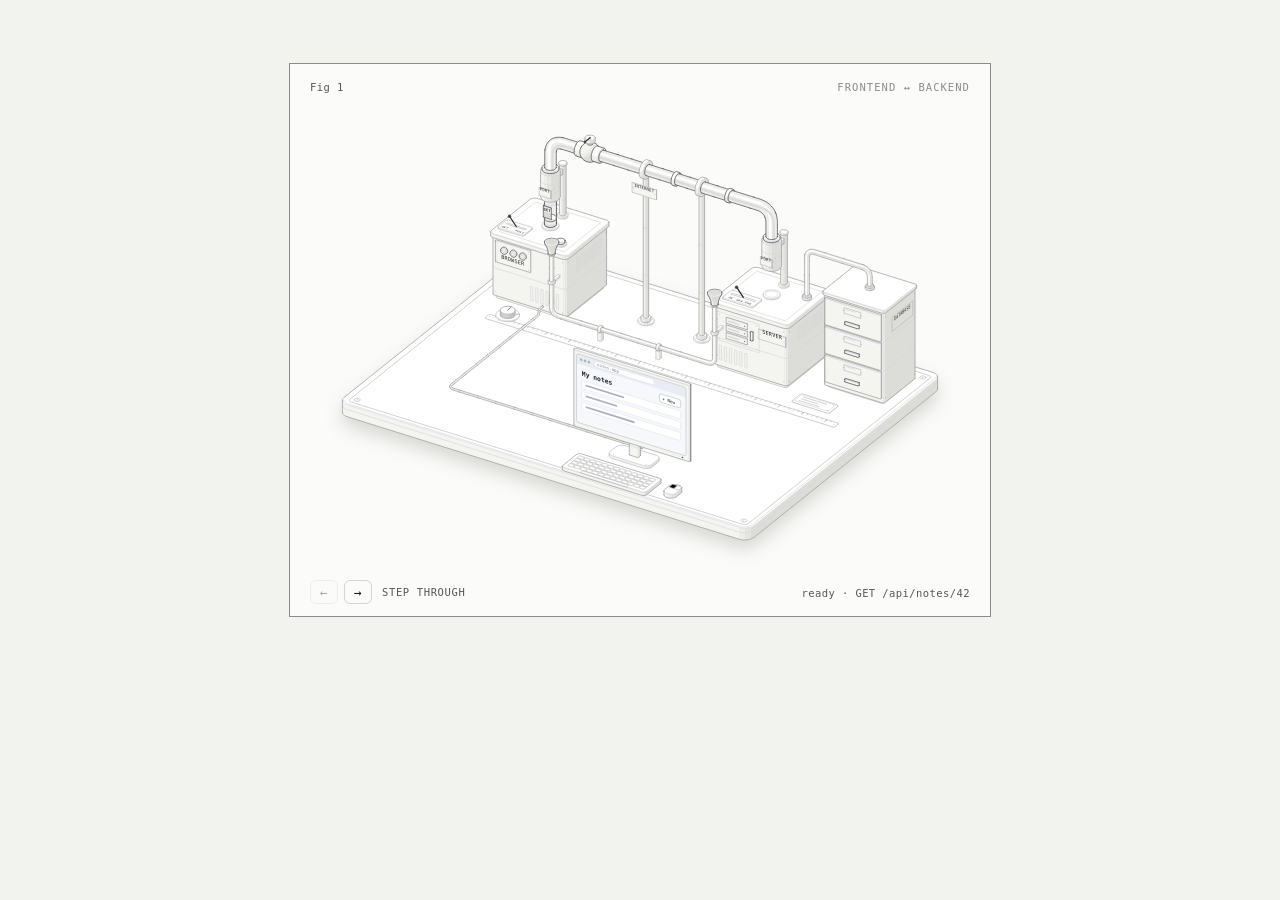
<file: index.html>
<!doctype html><meta charset="utf-8"><meta http-equiv="refresh" content="0; url=fig1-pneumatic/fig1-light.html"><title>App architecture, anatomically</title><a href="fig1-pneumatic/fig1-light.html">Open the system</a>
</file>
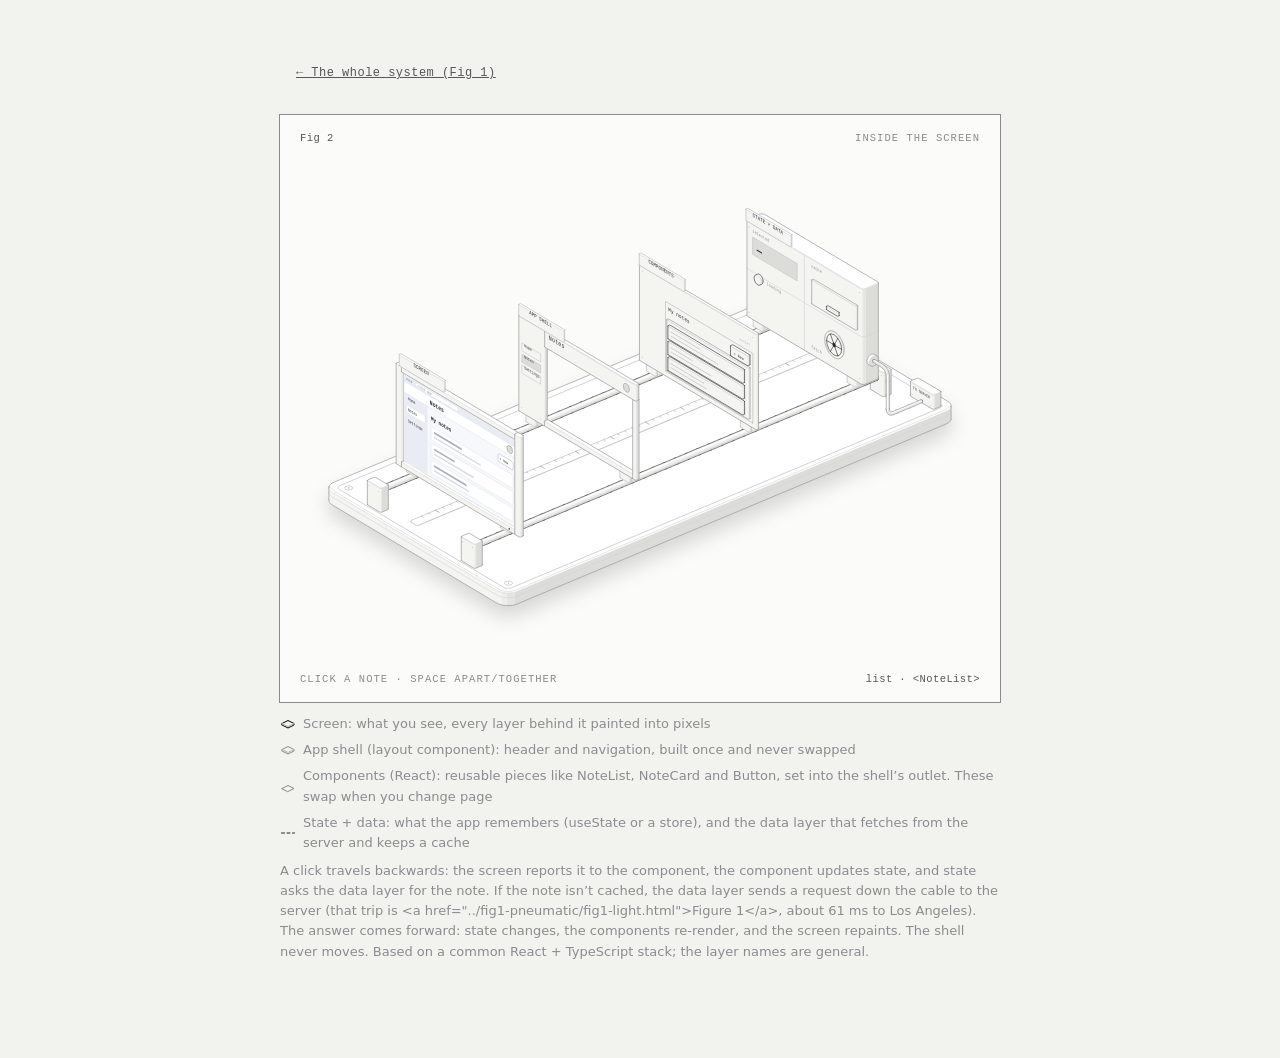
<file: fig2-frontend/fig2-light.html>
<!doctype html><html lang="en"><head><meta charset="utf-8"><meta name="viewport" content="width=device-width, initial-scale=1"><title>Inside the screen</title><style>
.iso{
  --anatomy-page:#0b0b0b;--anatomy-card:#131313;--anatomy-text:#a3a3a3;--anatomy-strong:#e6e6e6;--anatomy-muted:#6e6e6e;
  --anatomy-paper:#131313;--anatomy-face:#1b1b1b;--anatomy-top:#1c1c1c;
  --anatomy-shade-0:#0f0f0f;--anatomy-shade-1:#121212;--anatomy-shade-2:#151515;--anatomy-shade-3:#181818;
  --anatomy-lit-top:#262626;--anatomy-lit-shade:#1d1d1d;
  --anatomy-hi:#d4d4d4;--anatomy-mid:#6a6a6a;--anatomy-lo:#3e3e3e;--anatomy-faint:#2a2a2a;--anatomy-lit:#ffffff;
  --anatomy-halo:#050505;--anatomy-halo-opacity:.9;--anatomy-dot:#e6e6e6;
  --anatomy-red:#ff6b6b;--anatomy-green:#6be0a0;--anatomy-blue:#6b9bff;
  --anatomy-weight:.6px;--anatomy-ease:cubic-bezier(.32,.72,0,1);
  --anatomy-mono:ui-monospace,"SF Mono",Menlo,Consolas,monospace;
  --anatomy-lift:inset 0 1px 0 0 #ffffff0a,inset 0 0 0 1px #ffffff06,0 0 0 1px #00000026,0 1px 1px -.5px #00000014,0 3px 3px -1.5px #00000014,0 6px 6px -3px #00000014,0 12px 12px -6px #00000014;
}
.iso[data-theme="light"]{
  --anatomy-page:#f2f2ef;--anatomy-card:#fbfbfa;--anatomy-text:#57575a;--anatomy-strong:#18181a;--anatomy-muted:#8c8c90;
  --anatomy-paper:#fbfbfa;--anatomy-face:#ffffff;--anatomy-top:#ffffff;
  --anatomy-shade-0:#dcdcd9;--anatomy-shade-1:#e5e5e2;--anatomy-shade-2:#ededea;--anatomy-shade-3:#f4f4f1;
  --anatomy-lit-top:#ffffff;--anatomy-lit-shade:#eeeeeb;
  --anatomy-hi:#26262a;--anatomy-mid:#8a8a8f;--anatomy-lo:#b4b4b8;--anatomy-faint:#d4d4d6;--anatomy-lit:#000000;
  --anatomy-halo:#8a8a80;--anatomy-halo-opacity:.32;--anatomy-dot:#3a3a3e;
  --anatomy-red:#e5484d;--anatomy-green:#30a46c;--anatomy-blue:#3e63dd;
  --anatomy-lift:inset 0 1px 0 0 #ffffff,0 0 0 1px #0000000f,0 1px 1px -.5px #0000000a,0 3px 3px -1.5px #0000000a,0 6px 6px -3px #0000000a,0 12px 12px -6px #0000000a;
}
.iso-svg{display:block;width:100%;height:auto;overflow:visible}
.iso-svg path,.iso-svg circle{vector-effect:non-scaling-stroke}
.iso-fill{fill:var(--anatomy-paper);stroke:none}
.iso-solid[data-lit]>.iso-fill{fill:var(--anatomy-face)}
.iso-shade,.iso-top{stroke:none}
.iso-shade[data-shade="0"]{fill:var(--anatomy-shade-0)}
.iso-shade[data-shade="1"]{fill:var(--anatomy-shade-1)}
.iso-shade[data-shade="2"]{fill:var(--anatomy-shade-2)}
.iso-shade[data-shade="3"]{fill:var(--anatomy-shade-3)}
.iso-top{fill:var(--anatomy-top)}
.iso-solid[data-lit]>.iso-top{fill:var(--anatomy-lit-top)}
.iso-solid[data-lit]>.iso-shade{fill:var(--anatomy-lit-shade)}
.iso-solid[data-seamless]>.iso-shade,.iso-solid[data-seamless]>.iso-top{stroke-width:.4;stroke-linejoin:round}
.iso-solid[data-seamless]>.iso-shade[data-shade="0"]{stroke:var(--anatomy-shade-0)}
.iso-solid[data-seamless]>.iso-shade[data-shade="1"]{stroke:var(--anatomy-shade-1)}
.iso-solid[data-seamless]>.iso-shade[data-shade="2"]{stroke:var(--anatomy-shade-2)}
.iso-solid[data-seamless]>.iso-shade[data-shade="3"]{stroke:var(--anatomy-shade-3)}
.iso-solid[data-seamless]>.iso-top{stroke:var(--anatomy-top)}
.iso-solid[data-seamless][data-lit]>.iso-top{stroke:var(--anatomy-lit-top)}
.iso-solid[data-seamless][data-lit]>.iso-shade{stroke:var(--anatomy-lit-shade)}
.iso-solid[data-lit]>.iso-edge{stroke:var(--anatomy-lit)}
.iso-halo{fill:var(--anatomy-halo);stroke:none;filter:blur(9px);opacity:var(--anatomy-halo-opacity);transform:translateY(3px)}
.iso-line{fill:none;stroke:var(--anatomy-lo);stroke-width:var(--anatomy-weight);stroke-linecap:round;stroke-linejoin:round}
.iso-line[data-tone="hi"]{stroke:var(--anatomy-hi)}
.iso-line[data-tone="mid"]{stroke:var(--anatomy-mid)}
.iso-line[data-tone="lo"]{stroke:var(--anatomy-lo)}
.iso-line[data-tone="faint"]{stroke:var(--anatomy-faint)}
.iso-line[data-tone="lit"]{stroke:var(--anatomy-lit)}
.iso-line[data-tone="red"]{stroke:var(--anatomy-red)}
.iso-line[data-tone="green"]{stroke:var(--anatomy-green)}
.iso-line[data-tone="blue"]{stroke:var(--anatomy-blue)}
.iso-line[data-dotted]{stroke-dasharray:.01 3.5;stroke-width:1}
.iso-line[data-dashed]{stroke-dasharray:3 3}
.iso-line[data-flow]{stroke-dasharray:2 6}
.iso-wire-end{fill:var(--anatomy-paper);stroke:var(--anatomy-lo);stroke-width:var(--anatomy-weight)}
.iso-wire[data-tone="hi"] .iso-wire-end{stroke:var(--anatomy-hi)}
.iso-wire[data-tone="mid"] .iso-wire-end{stroke:var(--anatomy-mid)}
.iso-wire[data-tone="faint"] .iso-wire-end{stroke:var(--anatomy-faint)}
.iso-wire[data-tone="lit"] .iso-wire-end{stroke:var(--anatomy-lit)}
.iso-dots circle{fill:var(--anatomy-dot);stroke:none;opacity:.32}
.iso-dots[data-tone="hi"] circle{opacity:.85}
.iso-dots[data-tone="mid"] circle{opacity:.45}
.iso-dots[data-tone="lo"] circle{opacity:.22}
.iso-dots[data-tone="faint"] circle{opacity:.12}
.iso-face-text{fill:var(--anatomy-mid);font-family:var(--anatomy-mono);letter-spacing:.04em}
.iso-face-text[data-tone="hi"]{fill:var(--anatomy-hi)}
.iso-face-text[data-tone="lo"]{fill:var(--anatomy-lo)}
.iso-face-text[data-tone="faint"]{fill:var(--anatomy-faint)}
.tb-body{fill:var(--anatomy-shade-2);stroke:none}
.tb-shine{fill:var(--anatomy-top);stroke:none}
.tb-shade{fill:var(--anatomy-shade-0);stroke:none}
.tb-ring{fill:none;stroke:var(--anatomy-lo);stroke-width:.45;stroke-linecap:butt;stroke-linejoin:round}
.tb-ring[data-tone="mid"]{stroke:var(--anatomy-mid)}
.tb-ring[data-tone="faint"]{stroke:var(--anatomy-faint)}
.tb-ring[data-tone="hi"]{stroke:var(--anatomy-hi)}
@keyframes iso-flow{to{stroke-dashoffset:-32}}
@keyframes iso-pulse{0%,100%{opacity:.18}12%{opacity:1}40%{opacity:.18}}
.iso-line[data-flow]{animation:iso-flow 1600ms linear infinite}
.iso-dots circle[data-pulse]{animation:iso-pulse 1600ms steps(1,end) infinite;animation-delay:var(--pulse-at,0ms)}
.iso-figure{margin:32px 0 36px}
.iso-plate{position:relative;padding:52px 24px;border-radius:0;background:var(--anatomy-card);box-shadow:0 0 0 1px var(--anatomy-mid);--anatomy-paper:var(--anatomy-card)}
.iso-plate-corners{position:absolute;inset:18px 20px;pointer-events:none}
.iso-plate-corner{position:absolute;color:var(--anatomy-muted);font-family:var(--anatomy-mono);font-size:10.5px;line-height:1;letter-spacing:.04em;white-space:nowrap}
.iso-plate-corner[data-corner="fig"]{top:0;left:0;color:var(--anatomy-text)}
.iso-plate-corner[data-corner="title"]{top:0;right:0;text-transform:uppercase;letter-spacing:.1em}
.iso-plate-corner[data-corner="hint"]{bottom:0;left:0;text-transform:uppercase;letter-spacing:.1em}
.iso-plate-corner[data-corner="readout"]{right:0;bottom:0;color:var(--anatomy-text);font-variant-numeric:tabular-nums}
.iso-plate .iso-svg{margin:0 auto}
.iso-legend{display:grid;gap:8px;margin-top:12px;color:var(--anatomy-muted);font-size:13px;line-height:1.55}
.iso-keys{display:flex;flex-wrap:wrap;gap:6px 18px}
.iso-key{display:inline-flex;align-items:center;gap:7px}
.iso-swatch{width:16px;height:10px;flex:none;overflow:visible}
.iso-swatch path{fill:none;stroke:var(--anatomy-hi);stroke-width:1;vector-effect:non-scaling-stroke;stroke-linejoin:round;stroke-linecap:round}
.iso-swatch[data-mark="raised"] path,.iso-swatch[data-mark="flat"] path{stroke:var(--anatomy-mid)}
.iso-swatch[data-mark="lit"] path{stroke:var(--anatomy-lit)}
.iso-swatch[data-mark="dim"] path{stroke:var(--anatomy-lo)}
.iso-swatch[data-mark="dotted"] path{stroke-dasharray:.01 3;stroke-width:1.4}
.iso-swatch[data-mark="dashed"] path{stroke-dasharray:3 2.5}
.iso-swatch[data-mark="red"] path{stroke:var(--anatomy-red)}
.iso-swatch[data-mark="green"] path{stroke:var(--anatomy-green)}
.iso-swatch[data-mark="blue"] path{stroke:var(--anatomy-blue)}
.iso-swatch-crease{stroke:var(--anatomy-lo)!important}
@media (max-width:560px){.iso-plate{padding:48px 12px 70px}.iso-plate-corner[data-corner="hint"]{bottom:18px}}
@media (prefers-reduced-motion:reduce){.iso-line[data-flow],.iso-dots circle[data-pulse]{animation:none}}

*{box-sizing:border-box}
html{color-scheme:dark}
body[data-theme="light"]{color-scheme:light}
body{margin:0;background:var(--anatomy-page);color:var(--anatomy-text);font:14px/1.6 ui-sans-serif,system-ui,-apple-system,"Segoe UI",sans-serif;-webkit-font-smoothing:antialiased}
.iso-page{width:min(720px,100% - 32px);margin:64px auto 96px}
</style></head><body class="iso" data-theme="light"><main class="iso-page"><style>.f2-stage{position:relative;touch-action:pan-y}
.f2-stage:focus{outline:none}
.f2-stage:focus-visible{outline:1px solid var(--anatomy-muted);outline-offset:6px}
.f2-sr{position:absolute;width:1px;height:1px;overflow:hidden;clip-path:inset(50%);white-space:nowrap}
.f2-crumbs{max-width:720px;margin:18px auto 10px;padding:0 16px;font-family:var(--anatomy-mono);font-size:12px;letter-spacing:.04em}
.f2-crumbs a,.iso-plate a{color:var(--anatomy-text)}
.f2-crumbs a:hover{color:var(--anatomy-strong)}

.f2-stage{
  --f2-req:#2f6fdf;--f2-ok:#1f9d55;--f2-req-top:#cfdcf7;--f2-ok-top:#c8ecd6;
  --f2-sbg:#f7f8fb;--f2-sbar:#e9ecf2;--f2-srow:#ffffff;--f2-sline:#d5dae3;--f2-sink:#a9b1bf;--f2-stext:#1d2330;--f2-smut:#7a8394;
}
.iso:not([data-theme="light"]) .f2-stage{
  --f2-req:#6aa8ff;--f2-ok:#4fdc8c;--f2-req-top:#1b2f52;--f2-ok-top:#1d4a31;
  --f2-sbg:#0f141c;--f2-sbar:#18202b;--f2-srow:#161d27;--f2-sline:#2a3443;--f2-sink:#4f5d72;--f2-stext:#e1e8f2;--f2-smut:#7d8899;
}

/* the message on the rods and the cable */
.it[data-hot="req"]{--f2-c:var(--f2-req)}
.it[data-hot="ok"]{--f2-c:var(--f2-ok)}
.it[data-hot] .tb-body,.it[data-hot] .tb-shine{fill:color-mix(in srgb,var(--f2-c) calc(var(--g,0)*85%),var(--anatomy-shade-2))}
.it[data-hot] .tb-shade{fill:color-mix(in srgb,var(--f2-c) calc(var(--g,0)*100%),var(--anatomy-shade-0))}
.it[data-hot] .tb-edge{stroke:color-mix(in srgb,var(--f2-c) calc(var(--g,0)*100%),var(--anatomy-hi))}

/* a layer's name tab lights while the message passes it */
.it[data-name$=".tab"][data-hot] .iso-top,.it[data-name$=".tab"][data-hot] .iso-shade{fill:color-mix(in srgb,var(--f2-c) calc(var(--g,0)*40%),var(--anatomy-shade-2))}
.it[data-name$=".tab"][data-hot] .iso-edge{stroke:color-mix(in srgb,var(--f2-c) calc(var(--g,0)*100%),var(--anatomy-lo))}

/* state: register window, loading lamp, fetch wheel */
.f2-window{fill:var(--anatomy-shade-0);stroke:var(--anatomy-lo);stroke-width:.4px;vector-effect:non-scaling-stroke}
.f2-digits{fill:var(--anatomy-hi);font-family:var(--anatomy-mono);font-weight:600}
.it[data-part="lamp-loading"][data-on] .iso-top,.it[data-part="lamp-loading"][data-on] .iso-shade{fill:var(--f2-req-top)}
.it[data-part="lamp-loading"][data-on] .iso-edge{stroke:var(--f2-req)}
.f2-hub{fill:var(--anatomy-hi)}
.f2-rim{fill:none;stroke:var(--anatomy-hi);stroke-width:.6px;vector-effect:non-scaling-stroke}

/* shell details */
.f2-pill{fill:none;stroke:var(--anatomy-lo);stroke-width:.4px;vector-effect:non-scaling-stroke}
.f2-pill.f2-on{fill:var(--anatomy-shade-0)}
.f2-avatar{fill:var(--anatomy-shade-0);stroke:var(--anatomy-mid);stroke-width:.5px;vector-effect:non-scaling-stroke}

/* the picture on the glass */
.f2-screen text{font-family:var(--anatomy-mono)}
.f2-sbg{fill:var(--f2-sbg)}
.f2-sbar{fill:var(--f2-sbar)}
.f2-shead{fill:var(--f2-srow);stroke:var(--f2-sline);stroke-width:.4px;vector-effect:non-scaling-stroke}
.f2-snav{fill:var(--f2-sbar)}
.f2-sact{fill:var(--f2-srow);stroke:var(--f2-sline);stroke-width:.4px;vector-effect:non-scaling-stroke}
.f2-sdot{fill:var(--f2-sink)}
.f2-surl{fill:var(--f2-srow);stroke:var(--f2-sline);stroke-width:.4px;vector-effect:non-scaling-stroke}
.f2-smut{fill:var(--f2-smut)}
.f2-sh{fill:var(--f2-stext);font-weight:600}
.f2-st{fill:var(--f2-stext)}
.f2-srow{fill:var(--f2-srow);stroke:var(--f2-sline);stroke-width:.4px;vector-effect:non-scaling-stroke}
.f2-sink{fill:var(--f2-sink)}
.f2-sink2{fill:var(--f2-sline)}
.f2-sbtn{fill:var(--f2-srow);stroke:var(--f2-sink);stroke-width:.5px;vector-effect:non-scaling-stroke}
.f2-sview{display:none}
.f2-screen[data-view="list"] [data-v="list"],.f2-screen[data-view="note"] [data-v="note"]{display:inline}
.f2-screen[data-press] .f2-scard[data-card="42"] .f2-srow{fill:var(--f2-req-top);stroke:var(--f2-req)}
.f2-scard,.f2-card,.f2-btn,.f2-sback,.it[data-name^="cable"],.it[data-name="plug"]{cursor:pointer}
.f2-card:hover .iso-edge,.f2-btn:hover .iso-edge{stroke:var(--f2-req)}
.f2-scard:hover .f2-srow{stroke:var(--f2-req)}

.f2-tip{position:absolute;z-index:3;max-width:250px;padding:8px 10px;border-radius:8px;background:var(--anatomy-card);border:1px solid var(--anatomy-faint);box-shadow:0 4px 14px #0000001f;pointer-events:none;font-size:12.5px;line-height:1.45;color:var(--anatomy-text)}
.f2-tip strong{display:block;color:var(--anatomy-strong);font-weight:600;margin-bottom:2px}
.f2-tip[hidden]{display:none}
</style><nav class="f2-crumbs"><a href="../fig1-pneumatic/fig1-light.html">← The whole system (Fig 1)</a></nav><figure class="iso-figure"><div class="iso-plate"><div class="iso-plate-corners" aria-hidden="true"><span class="iso-plate-corner" data-corner="fig">Fig 2</span><span class="iso-plate-corner" data-corner="title">Inside the screen</span><span class="iso-plate-corner" data-corner="hint">Click a note · Space apart/together</span><span class="iso-plate-corner" data-corner="readout" data-readout>list · &lt;NoteList&gt;</span></div><div class="iso-stage f2-stage" tabindex="0" role="group" aria-label="The monitor taken apart. Space takes it apart or puts it together. Enter opens note 42; Escape goes back to the list. Click a note on the screen or on the components board to open it."><svg xmlns="http://www.w3.org/2000/svg" class="iso-svg" viewBox="0 0 640 460" role="img" aria-label="The monitor from Figure 1, taken apart on a jig with two guide rods. Front to back: the screen, the app shell (header and navigation), a board of components set into the shell's outlet, and the state and data layer with a selected-note register, a loading lamp, a cache drawer and a fetch valve whose cable runs to the server."><path class="iso-halo" d="M23.7 312.3L24.3 311L25.3 309.7L26.8 308.6L28.7 307.6L436.8 136.4L439 135.6L441.5 135.1L444.2 134.8L446.9 134.8L449.6 135L452.1 135.5L454.4 136.3L456.4 137.2L613 230.6L614.6 231.7L615.7 233L616.2 234.3L616.3 235.7L616.3 247.7L615.7 249.1L614.7 250.3L613.2 251.5L611.3 252.5L203.2 423.7L201 424.5L198.5 425L195.8 425.3L193.1 425.3L190.4 425L187.9 424.5L185.6 423.8L183.6 422.8L27 329.5L25.4 328.3L24.3 327.1L23.8 325.7L23.7 324.4Z"/><g class="iso-solid"><path class="iso-fill" d="M430.5 168.7L430.8 167.3L431.6 166L433 164.9L434.9 163.9L437.1 163.1L439.7 162.6L442.4 162.4L445.1 162.6L447.7 163L450.1 163.7L452 164.6L453.6 165.8L454.5 167L454.9 168.4L454.9 170.8L454.7 172.2L453.8 173.5L452.4 174.6L450.5 175.6L448.3 176.4L445.7 176.9L443 177L440.3 176.9L437.7 176.5L435.3 175.8L433.4 174.9L431.9 173.7L430.9 172.4L430.5 171.1Z"/><path class="iso-shade" data-shade="0" d="M450.5 175.6L448.3 176.4L448.3 174L450.5 173.2ZM454.9 170.8L454.7 172.2L454.7 169.7L454.9 168.4ZM454.7 172.2L453.8 173.5L453.8 171L454.7 169.7ZM453.8 173.5L452.4 174.6L452.4 172.2L453.8 171ZM452.4 174.6L450.5 175.6L450.5 173.2L452.4 172.2Z"/><path class="iso-shade" data-shade="1" d="M448.3 176.4L445.7 176.9L445.7 174.4L448.3 174ZM445.7 176.9L443 177L443 174.6L445.7 174.4Z"/><path class="iso-shade" data-shade="2" d="M443 177L440.3 176.9L440.3 174.5L443 174.6ZM440.3 176.9L437.7 176.5L437.7 174.1L440.3 174.5Z"/><path class="iso-shade" data-shade="3" d="M437.7 176.5L435.3 175.8L435.3 173.4L437.7 174.1ZM435.3 175.8L433.4 174.9L433.4 172.5L435.3 173.4ZM433.4 174.9L431.9 173.7L431.9 171.3L433.4 172.5ZM431.9 173.7L430.9 172.4L430.9 170L431.9 171.3ZM430.9 172.4L430.5 171.1L430.5 168.7L430.9 170Z"/><path class="iso-top" d="M450.5 173.2L448.3 174L445.7 174.4L443 174.6L440.3 174.5L437.7 174.1L435.3 173.4L433.4 172.5L431.9 171.3L430.9 170L430.5 168.7L430.8 167.3L431.6 166L433 164.9L434.9 163.9L437.1 163.1L439.7 162.6L442.4 162.4L445.1 162.6L447.7 163L450.1 163.7L452 164.6L453.6 165.8L454.5 167L454.9 168.4L454.7 169.7L453.8 171L452.4 172.2Z"/><path class="iso-line iso-crease" data-tone="faint" d="M454.9 168.4L454.7 169.7L453.8 171L452.4 172.2L450.5 173.2L448.3 174L445.7 174.4L443 174.6L440.3 174.5L437.7 174.1L435.3 173.4L433.4 172.5L431.9 171.3L430.9 170L430.5 168.7"/><path class="iso-line iso-edge" data-tone="lo" d="M430.5 168.7L430.8 167.3L431.6 166L433 164.9L434.9 163.9L437.1 163.1L439.7 162.6L442.4 162.4L445.1 162.6L447.7 163L450.1 163.7L452 164.6L453.6 165.8L454.5 167L454.9 168.4M454.9 170.8L454.7 172.2L453.8 173.5L452.4 174.6L450.5 175.6L448.3 176.4L445.7 176.9L443 177L440.3 176.9L437.7 176.5L435.3 175.8L433.4 174.9L431.9 173.7L430.9 172.4L430.5 171.1M430.5 168.7L430.5 171.1M454.9 168.4L454.9 170.8"/></g><g class="iso-solid"><path class="iso-fill" d="M433.3 163.5L433.5 162.5L434.1 161.5L435.2 160.6L436.7 159.8L438.4 159.2L440.4 158.9L442.5 158.7L444.6 158.8L446.6 159.1L448.4 159.7L449.9 160.4L451.1 161.3L451.8 162.2L452.1 163.3L452.1 168.4L451.9 169.5L451.3 170.5L450.2 171.4L448.8 172.1L447 172.7L445 173.1L442.9 173.2L440.8 173.1L438.8 172.8L437 172.3L435.5 171.6L434.3 170.7L433.6 169.7L433.3 168.7Z"/><path class="iso-shade" data-shade="0" d="M448.8 172.1L447 172.7L447 167.6L448.8 167ZM452.1 168.4L451.9 169.5L451.9 164.3L452.1 163.3ZM451.9 169.5L451.3 170.5L451.3 165.3L451.9 164.3ZM451.3 170.5L450.2 171.4L450.2 166.2L451.3 165.3ZM450.2 171.4L448.8 172.1L448.8 167L450.2 166.2Z"/><path class="iso-shade" data-shade="1" d="M447 172.7L445 173.1L445 168L447 167.6ZM445 173.1L442.9 173.2L442.9 168.1L445 168Z"/><path class="iso-shade" data-shade="2" d="M442.9 173.2L440.8 173.1L440.8 168L442.9 168.1ZM440.8 173.1L438.8 172.8L438.8 167.7L440.8 168Z"/><path class="iso-shade" data-shade="3" d="M438.8 172.8L437 172.3L437 167.2L438.8 167.7ZM437 172.3L435.5 171.6L435.5 166.4L437 167.2ZM435.5 171.6L434.3 170.7L434.3 165.6L435.5 166.4ZM434.3 170.7L433.6 169.7L433.6 164.6L434.3 165.6ZM433.6 169.7L433.3 168.7L433.3 163.5L433.6 164.6Z"/><path class="iso-top" d="M448.8 167L447 167.6L445 168L442.9 168.1L440.8 168L438.8 167.7L437 167.2L435.5 166.4L434.3 165.6L433.6 164.6L433.3 163.5L433.5 162.5L434.1 161.5L435.2 160.6L436.7 159.8L438.4 159.2L440.4 158.9L442.5 158.7L444.6 158.8L446.6 159.1L448.4 159.7L449.9 160.4L451.1 161.3L451.8 162.2L452.1 163.3L451.9 164.3L451.3 165.3L450.2 166.2Z"/><path class="iso-line iso-crease" data-tone="faint" d="M452.1 163.3L451.9 164.3L451.3 165.3L450.2 166.2L448.8 167L447 167.6L445 168L442.9 168.1L440.8 168L438.8 167.7L437 167.2L435.5 166.4L434.3 165.6L433.6 164.6L433.3 163.5"/><path class="iso-line iso-edge" data-tone="mid" d="M433.3 163.5L433.5 162.5L434.1 161.5L435.2 160.6L436.7 159.8L438.4 159.2L440.4 158.9L442.5 158.7L444.6 158.8L446.6 159.1L448.4 159.7L449.9 160.4L451.1 161.3L451.8 162.2L452.1 163.3M452.1 168.4L451.9 169.5L451.3 170.5L450.2 171.4L448.8 172.1L447 172.7L445 173.1L442.9 173.2L440.8 173.1L438.8 172.8L437 172.3L435.5 171.6L434.3 170.7L433.6 169.7L433.3 168.7M433.3 163.5L433.3 168.7M452.1 163.3L452.1 168.4"/></g><g class="iso-solid"><path class="iso-fill" d="M555.9 243.4L556.1 242L556.9 240.7L558.3 239.5L560.2 238.5L562.5 237.8L565 237.3L567.7 237.1L570.5 237.2L573.1 237.7L575.4 238.4L577.4 239.3L578.9 240.4L579.9 241.7L580.2 243.1L580.2 245.5L580 246.8L579.1 248.1L577.8 249.3L575.9 250.3L573.6 251.1L571 251.5L568.3 251.7L565.6 251.6L563 251.2L560.7 250.5L558.7 249.5L557.2 248.4L556.2 247.1L555.9 245.8Z"/><path class="iso-shade" data-shade="0" d="M575.9 250.3L573.6 251.1L573.6 248.6L575.9 247.9ZM580.2 245.5L580 246.8L580 244.4L580.2 243.1ZM580 246.8L579.1 248.1L579.1 245.7L580 244.4ZM579.1 248.1L577.8 249.3L577.8 246.9L579.1 245.7ZM577.8 249.3L575.9 250.3L575.9 247.9L577.8 246.9Z"/><path class="iso-shade" data-shade="1" d="M573.6 251.1L571 251.5L571 249.1L573.6 248.6ZM571 251.5L568.3 251.7L568.3 249.3L571 249.1Z"/><path class="iso-shade" data-shade="2" d="M568.3 251.7L565.6 251.6L565.6 249.2L568.3 249.3ZM565.6 251.6L563 251.2L563 248.8L565.6 249.2Z"/><path class="iso-shade" data-shade="3" d="M563 251.2L560.7 250.5L560.7 248.1L563 248.8ZM560.7 250.5L558.7 249.5L558.7 247.1L560.7 248.1ZM558.7 249.5L557.2 248.4L557.2 246L558.7 247.1ZM557.2 248.4L556.2 247.1L556.2 244.7L557.2 246ZM556.2 247.1L555.9 245.8L555.9 243.4L556.2 244.7Z"/><path class="iso-top" d="M575.9 247.9L573.6 248.6L571 249.1L568.3 249.3L565.6 249.2L563 248.8L560.7 248.1L558.7 247.1L557.2 246L556.2 244.7L555.9 243.4L556.1 242L556.9 240.7L558.3 239.5L560.2 238.5L562.5 237.8L565 237.3L567.7 237.1L570.5 237.2L573.1 237.7L575.4 238.4L577.4 239.3L578.9 240.4L579.9 241.7L580.2 243.1L580 244.4L579.1 245.7L577.8 246.9Z"/><path class="iso-line iso-crease" data-tone="faint" d="M580.2 243.1L580 244.4L579.1 245.7L577.8 246.9L575.9 247.9L573.6 248.6L571 249.1L568.3 249.3L565.6 249.2L563 248.8L560.7 248.1L558.7 247.1L557.2 246L556.2 244.7L555.9 243.4"/><path class="iso-line iso-edge" data-tone="lo" d="M555.9 243.4L556.1 242L556.9 240.7L558.3 239.5L560.2 238.5L562.5 237.8L565 237.3L567.7 237.1L570.5 237.2L573.1 237.7L575.4 238.4L577.4 239.3L578.9 240.4L579.9 241.7L580.2 243.1M580.2 245.5L580 246.8L579.1 248.1L577.8 249.3L575.9 250.3L573.6 251.1L571 251.5L568.3 251.7L565.6 251.6L563 251.2L560.7 250.5L558.7 249.5L557.2 248.4L556.2 247.1L555.9 245.8M555.9 243.4L555.9 245.8M580.2 243.1L580.2 245.5"/></g><g class="iso-solid"><path class="iso-fill" d="M558.6 238.2L558.8 237.2L559.5 236.2L560.5 235.3L562 234.5L563.8 233.9L565.7 233.5L567.8 233.4L569.9 233.5L571.9 233.8L573.7 234.3L575.2 235.1L576.4 235.9L577.2 236.9L577.4 238L577.4 243.1L577.3 244.1L576.6 245.2L575.5 246.1L574.1 246.8L572.3 247.4L570.4 247.8L568.3 247.9L566.2 247.8L564.2 247.5L562.4 247L560.8 246.2L559.7 245.4L558.9 244.4L558.6 243.3Z"/><path class="iso-shade" data-shade="0" d="M574.1 246.8L572.3 247.4L572.3 242.3L574.1 241.7ZM577.4 243.1L577.3 244.1L577.3 239L577.4 238ZM577.3 244.1L576.6 245.2L576.6 240L577.3 239ZM576.6 245.2L575.5 246.1L575.5 240.9L576.6 240ZM575.5 246.1L574.1 246.8L574.1 241.7L575.5 240.9Z"/><path class="iso-shade" data-shade="1" d="M572.3 247.4L570.4 247.8L570.4 242.6L572.3 242.3ZM570.4 247.8L568.3 247.9L568.3 242.8L570.4 242.6Z"/><path class="iso-shade" data-shade="2" d="M568.3 247.9L566.2 247.8L566.2 242.7L568.3 242.8ZM566.2 247.8L564.2 247.5L564.2 242.4L566.2 242.7Z"/><path class="iso-shade" data-shade="3" d="M564.2 247.5L562.4 247L562.4 241.8L564.2 242.4ZM562.4 247L560.8 246.2L560.8 241.1L562.4 241.8ZM560.8 246.2L559.7 245.4L559.7 240.2L560.8 241.1ZM559.7 245.4L558.9 244.4L558.9 239.3L559.7 240.2ZM558.9 244.4L558.6 243.3L558.6 238.2L558.9 239.3Z"/><path class="iso-top" d="M574.1 241.7L572.3 242.3L570.4 242.6L568.3 242.8L566.2 242.7L564.2 242.4L562.4 241.8L560.8 241.1L559.7 240.2L558.9 239.3L558.6 238.2L558.8 237.2L559.5 236.2L560.5 235.3L562 234.5L563.8 233.9L565.7 233.5L567.8 233.4L569.9 233.5L571.9 233.8L573.7 234.3L575.2 235.1L576.4 235.9L577.2 236.9L577.4 238L577.3 239L576.6 240L575.5 240.9Z"/><path class="iso-line iso-crease" data-tone="faint" d="M577.4 238L577.3 239L576.6 240L575.5 240.9L574.1 241.7L572.3 242.3L570.4 242.6L568.3 242.8L566.2 242.7L564.2 242.4L562.4 241.8L560.8 241.1L559.7 240.2L558.9 239.3L558.6 238.2"/><path class="iso-line iso-edge" data-tone="mid" d="M558.6 238.2L558.8 237.2L559.5 236.2L560.5 235.3L562 234.5L563.8 233.9L565.7 233.5L567.8 233.4L569.9 233.5L571.9 233.8L573.7 234.3L575.2 235.1L576.4 235.9L577.2 236.9L577.4 238M577.4 243.1L577.3 244.1L576.6 245.2L575.5 246.1L574.1 246.8L572.3 247.4L570.4 247.8L568.3 247.9L566.2 247.8L564.2 247.5L562.4 247L560.8 246.2L559.7 245.4L558.9 244.4L558.6 243.3M558.6 238.2L558.6 243.3M577.4 238L577.4 243.1"/></g><g class="iso-solid"><path class="iso-fill" d="M59.8 324.2L60 322.9L60.9 321.6L62.2 320.4L64.1 319.4L66.4 318.7L69 318.2L71.7 318L74.4 318.1L77 318.5L79.3 319.2L81.3 320.2L82.8 321.3L83.8 322.6L84.1 323.9L84.1 326.3L83.9 327.7L83.1 329L81.7 330.2L79.8 331.2L77.5 331.9L75 332.4L72.3 332.6L69.5 332.5L66.9 332L64.6 331.4L62.6 330.4L61.1 329.3L60.1 328L59.8 326.6Z"/><path class="iso-shade" data-shade="0" d="M79.8 331.2L77.5 331.9L77.5 329.5L79.8 328.7ZM84.1 326.3L83.9 327.7L83.9 325.3L84.1 323.9ZM83.9 327.7L83.1 329L83.1 326.6L83.9 325.3ZM83.1 329L81.7 330.2L81.7 327.8L83.1 326.6ZM81.7 330.2L79.8 331.2L79.8 328.7L81.7 327.8Z"/><path class="iso-shade" data-shade="1" d="M77.5 331.9L75 332.4L75 330L77.5 329.5ZM75 332.4L72.3 332.6L72.3 330.2L75 330Z"/><path class="iso-shade" data-shade="2" d="M72.3 332.6L69.5 332.5L69.5 330.1L72.3 330.2ZM69.5 332.5L66.9 332L66.9 329.6L69.5 330.1Z"/><path class="iso-shade" data-shade="3" d="M66.9 332L64.6 331.4L64.6 328.9L66.9 329.6ZM64.6 331.4L62.6 330.4L62.6 328L64.6 328.9ZM62.6 330.4L61.1 329.3L61.1 326.9L62.6 328ZM61.1 329.3L60.1 328L60.1 325.6L61.1 326.9ZM60.1 328L59.8 326.6L59.8 324.2L60.1 325.6Z"/><path class="iso-top" d="M79.8 328.7L77.5 329.5L75 330L72.3 330.2L69.5 330.1L66.9 329.6L64.6 328.9L62.6 328L61.1 326.9L60.1 325.6L59.8 324.2L60 322.9L60.9 321.6L62.2 320.4L64.1 319.4L66.4 318.7L69 318.2L71.7 318L74.4 318.1L77 318.5L79.3 319.2L81.3 320.2L82.8 321.3L83.8 322.6L84.1 323.9L83.9 325.3L83.1 326.6L81.7 327.8Z"/><path class="iso-line iso-crease" data-tone="faint" d="M84.1 323.9L83.9 325.3L83.1 326.6L81.7 327.8L79.8 328.7L77.5 329.5L75 330L72.3 330.2L69.5 330.1L66.9 329.6L64.6 328.9L62.6 328L61.1 326.9L60.1 325.6L59.8 324.2"/><path class="iso-line iso-edge" data-tone="lo" d="M59.8 324.2L60 322.9L60.9 321.6L62.2 320.4L64.1 319.4L66.4 318.7L69 318.2L71.7 318L74.4 318.1L77 318.5L79.3 319.2L81.3 320.2L82.8 321.3L83.8 322.6L84.1 323.9M84.1 326.3L83.9 327.7L83.1 329L81.7 330.2L79.8 331.2L77.5 331.9L75 332.4L72.3 332.6L69.5 332.5L66.9 332L64.6 331.4L62.6 330.4L61.1 329.3L60.1 328L59.8 326.6M59.8 324.2L59.8 326.6M84.1 323.9L84.1 326.3"/></g><g class="iso-solid"><path class="iso-fill" d="M62.6 319.1L62.7 318L63.4 317L64.5 316.1L65.9 315.4L67.7 314.8L69.6 314.4L71.7 314.3L73.8 314.3L75.8 314.7L77.6 315.2L79.2 315.9L80.3 316.8L81.1 317.8L81.4 318.8L81.4 324L81.2 325L80.5 326L79.5 326.9L78 327.7L76.2 328.3L74.3 328.6L72.2 328.8L70.1 328.7L68.1 328.4L66.3 327.8L64.8 327.1L63.6 326.2L62.8 325.2L62.6 324.2Z"/><path class="iso-shade" data-shade="0" d="M78 327.7L76.2 328.3L76.2 323.1L78 322.6ZM81.4 324L81.2 325L81.2 319.9L81.4 318.8ZM81.2 325L80.5 326L80.5 320.9L81.2 319.9ZM80.5 326L79.5 326.9L79.5 321.8L80.5 320.9ZM79.5 326.9L78 327.7L78 322.6L79.5 321.8Z"/><path class="iso-shade" data-shade="1" d="M76.2 328.3L74.3 328.6L74.3 323.5L76.2 323.1ZM74.3 328.6L72.2 328.8L72.2 323.7L74.3 323.5Z"/><path class="iso-shade" data-shade="2" d="M72.2 328.8L70.1 328.7L70.1 323.6L72.2 323.7ZM70.1 328.7L68.1 328.4L68.1 323.2L70.1 323.6Z"/><path class="iso-shade" data-shade="3" d="M68.1 328.4L66.3 327.8L66.3 322.7L68.1 323.2ZM66.3 327.8L64.8 327.1L64.8 322L66.3 322.7ZM64.8 327.1L63.6 326.2L63.6 321.1L64.8 322ZM63.6 326.2L62.8 325.2L62.8 320.1L63.6 321.1ZM62.8 325.2L62.6 324.2L62.6 319.1L62.8 320.1Z"/><path class="iso-top" d="M78 322.6L76.2 323.1L74.3 323.5L72.2 323.7L70.1 323.6L68.1 323.2L66.3 322.7L64.8 322L63.6 321.1L62.8 320.1L62.6 319.1L62.7 318L63.4 317L64.5 316.1L65.9 315.4L67.7 314.8L69.6 314.4L71.7 314.3L73.8 314.3L75.8 314.7L77.6 315.2L79.2 315.9L80.3 316.8L81.1 317.8L81.4 318.8L81.2 319.9L80.5 320.9L79.5 321.8Z"/><path class="iso-line iso-crease" data-tone="faint" d="M81.4 318.8L81.2 319.9L80.5 320.9L79.5 321.8L78 322.6L76.2 323.1L74.3 323.5L72.2 323.7L70.1 323.6L68.1 323.2L66.3 322.7L64.8 322L63.6 321.1L62.8 320.1L62.6 319.1"/><path class="iso-line iso-edge" data-tone="mid" d="M62.6 319.1L62.7 318L63.4 317L64.5 316.1L65.9 315.4L67.7 314.8L69.6 314.4L71.7 314.3L73.8 314.3L75.8 314.7L77.6 315.2L79.2 315.9L80.3 316.8L81.1 317.8L81.4 318.8M81.4 324L81.2 325L80.5 326L79.5 326.9L78 327.7L76.2 328.3L74.3 328.6L72.2 328.8L70.1 328.7L68.1 328.4L66.3 327.8L64.8 327.1L63.6 326.2L62.8 325.2L62.6 324.2M62.6 319.1L62.6 324.2M81.4 318.8L81.4 324"/></g><g class="iso-solid"><path class="iso-fill" d="M185.1 398.9L185.3 397.6L186.2 396.3L187.6 395.1L189.5 394.1L191.7 393.3L194.3 392.9L197 392.7L199.7 392.8L202.3 393.2L204.7 393.9L206.6 394.8L208.1 396L209.1 397.3L209.5 398.6L209.5 401L209.2 402.4L208.4 403.7L207 404.9L205.1 405.8L202.9 406.6L200.3 407.1L197.6 407.3L194.9 407.1L192.3 406.7L189.9 406L188 405.1L186.4 404L185.5 402.7L185.1 401.3Z"/><path class="iso-shade" data-shade="0" d="M205.1 405.8L202.9 406.6L202.9 404.2L205.1 403.4ZM209.5 401L209.2 402.4L209.2 400L209.5 398.6ZM209.2 402.4L208.4 403.7L208.4 401.3L209.2 400ZM208.4 403.7L207 404.9L207 402.4L208.4 401.3ZM207 404.9L205.1 405.8L205.1 403.4L207 402.4Z"/><path class="iso-shade" data-shade="1" d="M202.9 406.6L200.3 407.1L200.3 404.7L202.9 404.2ZM200.3 407.1L197.6 407.3L197.6 404.9L200.3 404.7Z"/><path class="iso-shade" data-shade="2" d="M197.6 407.3L194.9 407.1L194.9 404.7L197.6 404.9ZM194.9 407.1L192.3 406.7L192.3 404.3L194.9 404.7Z"/><path class="iso-shade" data-shade="3" d="M192.3 406.7L189.9 406L189.9 403.6L192.3 404.3ZM189.9 406L188 405.1L188 402.7L189.9 403.6ZM188 405.1L186.4 404L186.4 401.5L188 402.7ZM186.4 404L185.5 402.7L185.5 400.3L186.4 401.5ZM185.5 402.7L185.1 401.3L185.1 398.9L185.5 400.3Z"/><path class="iso-top" d="M205.1 403.4L202.9 404.2L200.3 404.7L197.6 404.9L194.9 404.7L192.3 404.3L189.9 403.6L188 402.7L186.4 401.5L185.5 400.3L185.1 398.9L185.3 397.6L186.2 396.3L187.6 395.1L189.5 394.1L191.7 393.3L194.3 392.9L197 392.7L199.7 392.8L202.3 393.2L204.7 393.9L206.6 394.8L208.1 396L209.1 397.3L209.5 398.6L209.2 400L208.4 401.3L207 402.4Z"/><path class="iso-line iso-crease" data-tone="faint" d="M209.5 398.6L209.2 400L208.4 401.3L207 402.4L205.1 403.4L202.9 404.2L200.3 404.7L197.6 404.9L194.9 404.7L192.3 404.3L189.9 403.6L188 402.7L186.4 401.5L185.5 400.3L185.1 398.9"/><path class="iso-line iso-edge" data-tone="lo" d="M185.1 398.9L185.3 397.6L186.2 396.3L187.6 395.1L189.5 394.1L191.7 393.3L194.3 392.9L197 392.7L199.7 392.8L202.3 393.2L204.7 393.9L206.6 394.8L208.1 396L209.1 397.3L209.5 398.6M209.5 401L209.2 402.4L208.4 403.7L207 404.9L205.1 405.8L202.9 406.6L200.3 407.1L197.6 407.3L194.9 407.1L192.3 406.7L189.9 406L188 405.1L186.4 404L185.5 402.7L185.1 401.3M185.1 398.9L185.1 401.3M209.5 398.6L209.5 401"/></g><g class="iso-solid"><path class="iso-fill" d="M187.9 393.8L188.1 392.7L188.7 391.7L189.8 390.8L191.2 390L193 389.5L195 389.1L197.1 388.9L199.2 389L201.2 389.4L203 389.9L204.5 390.6L205.7 391.5L206.4 392.5L206.7 393.5L206.7 398.6L206.5 399.7L205.9 400.7L204.8 401.6L203.3 402.4L201.6 402.9L199.6 403.3L197.5 403.5L195.4 403.4L193.4 403L191.6 402.5L190.1 401.8L188.9 400.9L188.2 399.9L187.9 398.9Z"/><path class="iso-shade" data-shade="0" d="M203.3 402.4L201.6 402.9L201.6 397.8L203.3 397.2ZM206.7 398.6L206.5 399.7L206.5 394.6L206.7 393.5ZM206.5 399.7L205.9 400.7L205.9 395.6L206.5 394.6ZM205.9 400.7L204.8 401.6L204.8 396.5L205.9 395.6ZM204.8 401.6L203.3 402.4L203.3 397.2L204.8 396.5Z"/><path class="iso-shade" data-shade="1" d="M201.6 402.9L199.6 403.3L199.6 398.2L201.6 397.8ZM199.6 403.3L197.5 403.5L197.5 398.3L199.6 398.2Z"/><path class="iso-shade" data-shade="2" d="M197.5 403.5L195.4 403.4L195.4 398.2L197.5 398.3ZM195.4 403.4L193.4 403L193.4 397.9L195.4 398.2Z"/><path class="iso-shade" data-shade="3" d="M193.4 403L191.6 402.5L191.6 397.4L193.4 397.9ZM191.6 402.5L190.1 401.8L190.1 396.7L191.6 397.4ZM190.1 401.8L188.9 400.9L188.9 395.8L190.1 396.7ZM188.9 400.9L188.2 399.9L188.2 394.8L188.9 395.8ZM188.2 399.9L187.9 398.9L187.9 393.8L188.2 394.8Z"/><path class="iso-top" d="M203.3 397.2L201.6 397.8L199.6 398.2L197.5 398.3L195.4 398.2L193.4 397.9L191.6 397.4L190.1 396.7L188.9 395.8L188.2 394.8L187.9 393.8L188.1 392.7L188.7 391.7L189.8 390.8L191.2 390L193 389.5L195 389.1L197.1 388.9L199.2 389L201.2 389.4L203 389.9L204.5 390.6L205.7 391.5L206.4 392.5L206.7 393.5L206.5 394.6L205.9 395.6L204.8 396.5Z"/><path class="iso-line iso-crease" data-tone="faint" d="M206.7 393.5L206.5 394.6L205.9 395.6L204.8 396.5L203.3 397.2L201.6 397.8L199.6 398.2L197.5 398.3L195.4 398.2L193.4 397.9L191.6 397.4L190.1 396.7L188.9 395.8L188.2 394.8L187.9 393.8"/><path class="iso-line iso-edge" data-tone="mid" d="M187.9 393.8L188.1 392.7L188.7 391.7L189.8 390.8L191.2 390L193 389.5L195 389.1L197.1 388.9L199.2 389L201.2 389.4L203 389.9L204.5 390.6L205.7 391.5L206.4 392.5L206.7 393.5M206.7 398.6L206.5 399.7L205.9 400.7L204.8 401.6L203.3 402.4L201.6 402.9L199.6 403.3L197.5 403.5L195.4 403.4L193.4 403L191.6 402.5L190.1 401.8L188.9 400.9L188.2 399.9L187.9 398.9M187.9 393.8L187.9 398.9M206.7 393.5L206.7 398.6"/></g><g class="iso-solid"><path class="iso-fill" d="M23.7 304.8L24.3 303.4L25.3 302.2L26.8 301L28.7 300.1L436.8 128.8L439 128.1L441.5 127.5L444.2 127.3L446.9 127.2L449.6 127.5L452.1 128L454.4 128.7L456.4 129.7L613 223.1L614.6 224.2L615.7 225.4L616.2 226.8L616.3 228.1L616.3 240.2L615.7 241.5L614.7 242.8L613.2 244L611.3 244.9L203.2 416.1L201 416.9L198.5 417.4L195.8 417.7L193.1 417.7L190.4 417.5L187.9 417L185.6 416.2L183.6 415.3L27 321.9L25.4 320.8L24.3 319.5L23.8 318.2L23.7 316.8Z"/><path class="iso-shade" data-shade="0" d="M616.3 240.2L615.7 241.5L615.7 229.5L616.3 228.1ZM615.7 241.5L614.7 242.8L614.7 230.7L615.7 229.5ZM614.7 242.8L613.2 244L613.2 231.9L614.7 230.7ZM613.2 244L611.3 244.9L611.3 232.9L613.2 231.9ZM611.3 244.9L203.2 416.1L203.2 404.1L611.3 232.9ZM203.2 416.1L201 416.9L201 404.9L203.2 404.1Z"/><path class="iso-shade" data-shade="1" d="M201 416.9L198.5 417.4L198.5 405.4L201 404.9ZM198.5 417.4L195.8 417.7L195.8 405.7L198.5 405.4ZM195.8 417.7L193.1 417.7L193.1 405.7L195.8 405.7Z"/><path class="iso-shade" data-shade="2" d="M193.1 417.7L190.4 417.5L190.4 405.4L193.1 405.7ZM190.4 417.5L187.9 417L187.9 404.9L190.4 405.4Z"/><path class="iso-shade" data-shade="3" d="M187.9 417L185.6 416.2L185.6 404.2L187.9 404.9ZM185.6 416.2L183.6 415.3L183.6 403.2L185.6 404.2ZM183.6 415.3L27 321.9L27 309.9L183.6 403.2ZM27 321.9L25.4 320.8L25.4 308.7L27 309.9ZM25.4 320.8L24.3 319.5L24.3 307.5L25.4 308.7ZM24.3 319.5L23.8 318.2L23.8 306.1L24.3 307.5ZM23.8 318.2L23.7 316.8L23.7 304.8L23.8 306.1Z"/><path class="iso-top" d="M613 223.1L614.6 224.2L615.7 225.4L616.2 226.8L616.3 228.1L615.7 229.5L614.7 230.7L613.2 231.9L611.3 232.9L203.2 404.1L201 404.9L198.5 405.4L195.8 405.7L193.1 405.7L190.4 405.4L187.9 404.9L185.6 404.2L183.6 403.2L27 309.9L25.4 308.7L24.3 307.5L23.8 306.1L23.7 304.8L24.3 303.4L25.3 302.2L26.8 301L28.7 300.1L436.8 128.8L439 128.1L441.5 127.5L444.2 127.3L446.9 127.2L449.6 127.5L452.1 128L454.4 128.7L456.4 129.7Z"/><path class="iso-line iso-crease" data-tone="faint" d="M616.3 228.1L615.7 229.5L614.7 230.7L613.2 231.9L611.3 232.9L203.2 404.1L201 404.9L198.5 405.4L195.8 405.7L193.1 405.7L190.4 405.4L187.9 404.9L185.6 404.2L183.6 403.2L27 309.9L25.4 308.7L24.3 307.5L23.8 306.1L23.7 304.8"/><path class="iso-line iso-bevel" data-tone="faint" d="M616.3 228.1L613.1 229.1L612.3 230.1L611.1 231L609.4 231.8L201.6 403L199.6 403.6L197.6 404.1L195.5 404.3L193.3 404.3L191.2 404.1L189.1 403.7L187.3 403.1L185.7 402.3L29.2 309L27.9 308.1L27 307.1L26.5 306L23.7 304.8"/><path class="iso-line" data-tone="faint" d="M616.3 232.7L615.7 234L614.7 235.3L613.2 236.4L611.3 237.4L203.2 408.6L201 409.4L198.5 409.9L195.8 410.2L193.1 410.2L190.4 410L187.9 409.4L185.6 408.7L183.6 407.7L27 314.4L25.4 313.3L24.3 312L23.8 310.7L23.7 309.3"/><path class="iso-line iso-edge" data-tone="mid" d="M23.7 304.8L24.3 303.4L25.3 302.2L26.8 301L28.7 300.1L436.8 128.8L439 128.1L441.5 127.5L444.2 127.3L446.9 127.2L449.6 127.5L452.1 128L454.4 128.7L456.4 129.7L613 223.1L614.6 224.2L615.7 225.4L616.2 226.8L616.3 228.1M616.3 240.2L615.7 241.5L614.7 242.8L613.2 244L611.3 244.9L203.2 416.1L201 416.9L198.5 417.4L195.8 417.7L193.1 417.7L190.4 417.5L187.9 417L185.6 416.2L183.6 415.3L27 321.9L25.4 320.8L24.3 319.5L23.8 318.2L23.7 316.8M616.3 228.1L616.3 240.2M23.7 304.8L23.7 316.8"/></g><path class="iso-line" data-tone="lo" d="M606.4 225.9L607 226.3L607.4 226.7L607.6 227.2L607.6 227.8L607.4 228.3L607 228.7L606.5 229.2L605.7 229.5L197.6 400.7L196.8 401L195.9 401.2L194.9 401.3L193.8 401.3L192.8 401.3L191.9 401.1L191 400.8L190.3 400.4L33.6 307.1L33 306.6L32.6 306.2L32.4 305.7L32.4 305.2L32.6 304.7L33 304.2L33.5 303.8L34.3 303.4L442.4 132.2L443.2 131.9L444.1 131.7L445.1 131.6L446.2 131.6L447.2 131.7L448.1 131.9L449 132.1L449.7 132.5Z"/><path class="iso-line" data-tone="lo" d="M447.7 138.1L446.4 138.5L444.9 138.5L443.5 138.3L442.3 137.9L441.6 137.2L441.5 136.5L441.9 135.7L442.8 135.2L444.1 134.8L445.6 134.7L447.1 134.9L448.2 135.4L448.9 136.1L449.1 136.8L448.7 137.5ZM599.9 228.8L598.6 229.1L597.1 229.2L595.7 229L594.5 228.5L593.8 227.9L593.7 227.1L594.1 226.4L595 225.8L596.3 225.5L597.8 225.4L599.2 225.6L600.4 226.1L601.1 226.7L601.3 227.5L600.9 228.2ZM45 307.1L43.7 307.4L42.2 307.5L40.8 307.3L39.6 306.8L38.9 306.2L38.7 305.4L39.1 304.7L40.1 304.1L41.4 303.8L42.9 303.7L44.3 303.9L45.5 304.4L46.2 305L46.3 305.8L45.9 306.5ZM197.2 397.8L195.9 398.1L194.4 398.2L192.9 398L191.8 397.5L191.1 396.9L190.9 396.1L191.3 395.4L192.3 394.8L193.6 394.5L195.1 394.4L196.5 394.6L197.7 395.1L198.4 395.7L198.5 396.5L198.1 397.2Z"/><g class="iso-dots" data-tone="mid"><circle cx="445.3" cy="136.6" r="0.5"/><circle cx="597.5" cy="227.3" r="0.5"/><circle cx="42.5" cy="305.6" r="0.5"/><circle cx="194.7" cy="396.3" r="0.5"/></g><g class="iso-solid"><path class="iso-fill" d="M101.9 337.2L102 336.7L102.5 336.4L481.2 177.5L482 177.3L482.9 177.3L483.7 177.6L488.2 180.2L488.5 180.6L488.5 181.5L488.5 182L487.9 182.4L109.2 341.3L108.4 341.5L107.5 341.4L106.7 341.2L102.3 338.5L101.9 338.1Z"/><path class="iso-shade" data-shade="0" d="M488.5 181.5L488.5 182L488.5 181.1L488.5 180.6ZM488.5 182L487.9 182.4L487.9 181.5L488.5 181.1ZM487.9 182.4L109.2 341.3L109.2 340.4L487.9 181.5Z"/><path class="iso-shade" data-shade="1" d="M109.2 341.3L108.4 341.5L108.4 340.6L109.2 340.4Z"/><path class="iso-shade" data-shade="2" d="M108.4 341.5L107.5 341.4L107.5 340.5L108.4 340.6Z"/><path class="iso-shade" data-shade="3" d="M107.5 341.4L106.7 341.2L106.7 340.3L107.5 340.5ZM106.7 341.2L102.3 338.5L102.3 337.6L106.7 340.3ZM102.3 338.5L101.9 338.1L101.9 337.2L102.3 337.6Z"/><path class="iso-top" d="M488.2 180.2L488.5 180.6L488.5 181.1L487.9 181.5L109.2 340.4L108.4 340.6L107.5 340.5L106.7 340.3L102.3 337.6L101.9 337.2L102 336.7L102.5 336.4L481.2 177.5L482 177.3L482.9 177.3L483.7 177.6Z"/><path class="iso-line iso-edge" data-tone="lo" d="M101.9 337.2L102 336.7L102.5 336.4L481.2 177.5L482 177.3L482.9 177.3L483.7 177.6L488.2 180.2L488.5 180.6M488.5 181.5L488.5 182L487.9 182.4L109.2 341.3L108.4 341.5L107.5 341.4L106.7 341.2L102.3 338.5L101.9 338.1M488.5 180.6L488.5 181.5M101.9 337.2L101.9 338.1"/></g><path class="iso-line" data-tone="lo" d="M471.9 181.4L473.7 182.4M465.2 184.2L467 185.2M451.9 189.8L453.7 190.8M445.2 192.6L447 193.6M438.6 195.4L440.3 196.4M431.9 198.2L433.7 199.2M418.6 203.8L420.3 204.8M411.9 206.6L413.7 207.6M405.2 209.4L407 210.4M398.5 212.1L400.3 213.2M385.2 217.7L387 218.8M378.5 220.5L380.3 221.6M371.9 223.3L373.7 224.4M365.2 226.1L367 227.2M351.9 231.7L353.7 232.8M345.2 234.5L347 235.6M338.5 237.3L340.3 238.4M331.9 240.1L333.7 241.2M318.5 245.7L320.3 246.8M311.9 248.5L313.7 249.6M305.2 251.3L307 252.4M298.5 254.1L300.3 255.2M285.2 259.7L287 260.8M278.5 262.5L280.3 263.6M271.9 265.3L273.6 266.4M265.2 268.1L267 269.2M251.8 273.7L253.6 274.8M245.2 276.5L247 277.6M238.5 279.3L240.3 280.4M231.8 282.1L233.6 283.2M218.5 287.7L220.3 288.8M211.8 290.5L213.6 291.5M205.2 293.3L207 294.3M198.5 296.1L200.3 297.1M185.2 301.7L187 302.7M178.5 304.5L180.3 305.5M171.8 307.3L173.6 308.3M165.2 310.1L167 311.1M151.8 315.7L153.6 316.7M145.2 318.5L146.9 319.5M138.5 321.3L140.3 322.3M131.8 324.1L133.6 325.1M118.5 329.6L120.3 330.7M111.8 332.4L113.6 333.5"/><path class="iso-line" data-tone="mid" d="M458.6 187L462.1 189.1M425.2 201L428.8 203.1M391.9 214.9L395.5 217.1M358.5 228.9L362.1 231.1M325.2 242.9L328.8 245.1M291.9 256.9L295.4 259M258.5 270.9L262.1 273M225.2 284.9L228.8 287M191.8 298.9L195.4 301M158.5 312.9L162.1 315M125.2 326.9L128.7 329"/><g class="f2-rig"><g class="it" data-piece="jig" data-name="stand.post10.-24" data-k="-1.306" data-m="0,0,0" data-l="0.000"><g class="iso-solid"><path class="iso-fill" d="M449.7 135.4L449.8 135L450.3 134.6L455.7 132.4L456.5 132.2L457.4 132.2L458.1 132.5L469.3 139.2L469.7 139.6L469.7 162.2L469.6 162.6L469.1 163L463.8 165.2L462.9 165.4L462 165.4L461.3 165.1L450.1 158.5L449.7 158.1Z"/><path class="iso-shade" data-shade="0" d="M469.7 162.2L469.6 162.6L469.6 140L469.7 139.6ZM469.6 162.6L469.1 163L469.1 140.4L469.6 140ZM469.1 163L463.8 165.2L463.8 142.6L469.1 140.4Z"/><path class="iso-shade" data-shade="1" d="M463.8 165.2L462.9 165.4L462.9 142.8L463.8 142.6Z"/><path class="iso-shade" data-shade="2" d="M462.9 165.4L462 165.4L462 142.8L462.9 142.8Z"/><path class="iso-shade" data-shade="3" d="M462 165.4L461.3 165.1L461.3 142.5L462 142.8ZM461.3 165.1L450.1 158.5L450.1 135.9L461.3 142.5ZM450.1 158.5L449.7 158.1L449.7 135.4L450.1 135.9Z"/><path class="iso-top" d="M469.3 139.2L469.7 139.6L469.6 140L469.1 140.4L463.8 142.6L462.9 142.8L462 142.8L461.3 142.5L450.1 135.9L449.7 135.4L449.8 135L450.3 134.6L455.7 132.4L456.5 132.2L457.4 132.2L458.1 132.5Z"/><path class="iso-line iso-crease" data-tone="faint" d="M469.7 139.6L469.6 140L469.1 140.4L463.8 142.6L462.9 142.8L462 142.8L461.3 142.5L450.1 135.9L449.7 135.4"/><path class="iso-line iso-bevel" data-tone="faint" d="M469.7 139.6L469 139.9L468.6 140.2L463.4 142.3L462.8 142.5L462.3 142.5L461.8 142.3L450.7 135.7L449.7 135.4"/><path class="iso-line iso-edge" data-tone="mid" d="M449.7 135.4L449.8 135L450.3 134.6L455.7 132.4L456.5 132.2L457.4 132.2L458.1 132.5L469.3 139.2L469.7 139.6M469.7 162.2L469.6 162.6L469.1 163L463.8 165.2L462.9 165.4L462 165.4L461.3 165.1L450.1 158.5L449.7 158.1M469.7 139.6L469.7 162.2M449.7 135.4L449.7 158.1"/></g><g class="iso-dots" data-tone="mid"><circle cx="451.2" cy="140.1" r="0.42"/><circle cx="460.2" cy="145.5" r="0.42"/></g></g><g class="it" data-piece="jig" data-name="rod10:0" data-k="3.825" data-m="0,0,0" data-l="0.000" data-route="rod10" data-s="3.97"><g class="tb"><path class="tb-body" d="M454.5 143.8L453.3 144.3L452.1 144.8L450.9 145.3L449.7 145.8L448.5 146.4L447.3 146.9L446.1 147.4L444.9 147.9L443.7 148.4L443.2 148.6L445.7 154.3L446.1 154.1L447.3 153.6L448.5 153.1L449.7 152.6L450.9 152.1L452.1 151.6L453.3 151.1L454.5 150.6L455.7 150.1L456.9 149.6ZM457.2 149.4L457.5 149L457.7 148.6L457.7 148L457.7 147.4L457.5 146.7L457.3 146L457 145.4L456.6 144.9L456.2 144.4L455.8 144L455.3 143.8L454.9 143.8L454.5 143.8L454.2 144.1L453.9 144.4L453.8 144.9L453.7 145.4L453.7 146.1L453.9 146.7L454.1 147.4L454.4 148L454.8 148.6L455.2 149.1L455.7 149.4L456.1 149.6L456.5 149.7L456.9 149.6Z"/><path class="tb-shine" d="M454.9 144.8L453.7 145.3L452.5 145.8L451.3 146.3L450.1 146.8L448.9 147.3L447.7 147.8L446.5 148.3L445.3 148.8L444.1 149.3L443 149.8L443.5 151.2L444.7 150.7L445.9 150.2L447.1 149.7L448.3 149.2L449.5 148.7L450.7 148.2L451.9 147.7L453.1 147.2L454.3 146.7L455.5 146.2L457 145.5L457 145.4L456.6 144.9L456.2 144.4L456.1 144.3Z"/><path class="tb-shade" d="M456.2 147.9L455 148.4L453.8 148.9L452.6 149.4L451.4 149.9L450.2 150.4L449 150.9L447.8 151.4L446.6 151.9L445.4 152.4L444.3 152.9L444.8 154.1L445.9 153.6L447.1 153.1L448.3 152.6L449.5 152.1L450.7 151.6L451.9 151.1L453.1 150.6L454.3 150.1L455.5 149.6L456.7 149.1L457.6 148.7L457.7 148.6L457.7 148L457.7 147.4L457.7 147.3Z"/><path class="iso-line tb-edge" data-tone="hi" d="M454.5 143.8L453.3 144.3L452.1 144.8L450.9 145.3L449.7 145.8L448.5 146.4L447.3 146.9L446.1 147.4L444.9 147.9L443.7 148.4L443.2 148.6M456.9 149.6L455.7 150.1L454.5 150.6L453.3 151.1L452.1 151.6L450.9 152.1L449.7 152.6L448.5 153.1L447.3 153.6L446.1 154.1L445.7 154.3M454.5 143.8L454.9 143.8L455.3 143.8L455.8 144L456.2 144.4L456.6 144.9L457 145.4L457.3 146L457.5 146.7L457.7 147.4L457.7 148L457.7 148.6L457.5 149L457.2 149.4L456.9 149.6"/></g></g><g class="it" data-piece="jig" data-name="rod10:1" data-k="8.248" data-m="0,0,0" data-l="0.000" data-route="rod10" data-s="11.92"><g class="tb"><path class="tb-body" d="M444.6 148L443.7 148.4L442.5 148.9L441.3 149.4L440.1 149.9L438.9 150.4L437.7 150.9L436.5 151.4L435.3 151.9L434.1 152.4L432.9 152.9L432.6 153L435.1 158.8L435.3 158.7L436.5 158.2L437.7 157.7L438.9 157.2L440.1 156.7L441.3 156.2L442.5 155.7L443.7 155.1L444.9 154.6L446.1 154.1L447 153.8Z"/><path class="tb-shine" d="M445.6 148.7L445.3 148.8L444.1 149.3L442.9 149.8L441.7 150.3L440.5 150.8L439.3 151.3L438.1 151.8L436.9 152.3L435.7 152.8L434.5 153.3L433.3 153.8L432.4 154.2L433 155.6L433.9 155.2L435.1 154.7L436.3 154.2L437.5 153.7L438.7 153.2L439.9 152.7L441.1 152.2L442.3 151.7L443.5 151.2L444.7 150.7L445.9 150.2L446.2 150.1Z"/><path class="tb-shade" d="M446.9 151.8L446.6 151.9L445.4 152.4L444.2 152.9L443 153.4L441.8 153.9L440.6 154.4L439.4 155L438.2 155.5L437 156L435.8 156.5L434.6 157L433.7 157.4L434.2 158.5L435.1 158.1L436.3 157.6L437.5 157.1L438.7 156.6L439.9 156.1L441.1 155.6L442.3 155.1L443.5 154.6L444.7 154.1L445.9 153.6L447.1 153.1L447.4 152.9Z"/><path class="iso-line tb-edge" data-tone="hi" d="M444.6 148L443.7 148.4L442.5 148.9L441.3 149.4L440.1 149.9L438.9 150.4L437.7 150.9L436.5 151.4L435.3 151.9L434.1 152.4L432.9 152.9L432.6 153M447 153.8L446.1 154.1L444.9 154.6L443.7 155.1L442.5 155.7L441.3 156.2L440.1 156.7L438.9 157.2L437.7 157.7L436.5 158.2L435.3 158.7L435.1 158.8"/></g></g><g class="it" data-piece="jig" data-name="rod10:2" data-k="12.670" data-m="0,0,0" data-l="0.000" data-route="rod10" data-s="19.86"><g class="tb"><path class="tb-body" d="M434 152.4L432.9 152.9L431.7 153.4L430.5 153.9L429.3 154.4L428.1 154.9L426.9 155.4L425.7 155.9L424.5 156.4L423.3 156.9L422.1 157.4L422 157.4L424.5 163.2L424.5 163.2L425.7 162.7L426.9 162.2L428.1 161.7L429.3 161.2L430.5 160.7L431.7 160.2L432.9 159.7L434.1 159.2L435.3 158.7L436.4 158.2Z"/><path class="tb-shine" d="M435 153.1L434.5 153.3L433.3 153.8L432.1 154.3L430.9 154.8L429.7 155.3L428.5 155.9L427.3 156.4L426.1 156.9L424.9 157.4L423.7 157.9L422.5 158.4L421.8 158.7L422.4 160.1L423.1 159.8L424.3 159.3L425.5 158.7L426.7 158.2L427.9 157.7L429.1 157.2L430.3 156.7L431.5 156.2L432.7 155.7L433.9 155.2L435.1 154.7L435.6 154.5Z"/><path class="tb-shade" d="M436.3 156.2L435.8 156.5L434.6 157L433.4 157.5L432.2 158L431 158.5L429.8 159L428.6 159.5L427.4 160L426.2 160.5L425 161L423.8 161.5L423.1 161.8L423.6 163L424.3 162.6L425.5 162.1L426.7 161.6L427.9 161.1L429.1 160.6L430.3 160.1L431.5 159.6L432.7 159.1L433.9 158.6L435.1 158.1L436.3 157.6L436.8 157.4Z"/><path class="iso-line tb-edge" data-tone="hi" d="M434 152.4L432.9 152.9L431.7 153.4L430.5 153.9L429.3 154.4L428.1 154.9L426.9 155.4L425.7 155.9L424.5 156.4L423.3 156.9L422.1 157.4L422 157.4M436.4 158.2L435.3 158.7L434.1 159.2L432.9 159.7L431.7 160.2L430.5 160.7L429.3 161.2L428.1 161.7L426.9 162.2L425.7 162.7L424.5 163.2L424.5 163.2"/></g></g><g class="it" data-piece="state" data-name="saddle.state.10" data-k="12.690" data-m="0,0,0" data-l="0.000"><g class="iso-solid"><path class="iso-fill" d="M427.7 145.1L428 144.7L442.4 138.7L443.2 138.6L443.9 138.8L451.5 143.3L451.8 143.7L451.8 150L451.4 150.4L437 156.4L436.2 156.5L435.5 156.3L427.9 151.8L427.7 151.4Z"/><path class="iso-shade" data-shade="0" d="M451.8 150L451.4 150.4L451.4 144L451.8 143.7ZM451.4 150.4L437 156.4L437 150.1L451.4 144Z"/><path class="iso-shade" data-shade="1" d="M437 156.4L436.2 156.5L436.2 150.2L437 150.1Z"/><path class="iso-shade" data-shade="2" d="M436.2 156.5L435.5 156.3L435.5 150L436.2 150.2Z"/><path class="iso-shade" data-shade="3" d="M435.5 156.3L427.9 151.8L427.9 145.5L435.5 150ZM427.9 151.8L427.7 151.4L427.7 145.1L427.9 145.5Z"/><path class="iso-top" d="M451.5 143.3L451.8 143.7L451.4 144L437 150.1L436.2 150.2L435.5 150L427.9 145.5L427.7 145.1L428 144.7L442.4 138.7L443.2 138.6L443.9 138.8Z"/><path class="iso-line iso-crease" data-tone="faint" d="M451.8 143.7L451.4 144L437 150.1L436.2 150.2L435.5 150L427.9 145.5L427.7 145.1"/><path class="iso-line iso-edge" data-tone="lo" d="M427.7 145.1L428 144.7L442.4 138.7L443.2 138.6L443.9 138.8L451.5 143.3L451.8 143.7M451.8 150L451.4 150.4L437 156.4L436.2 156.5L435.5 156.3L427.9 151.8L427.7 151.4M451.8 143.7L451.8 150M427.7 145.1L427.7 151.4"/></g></g><g class="it" data-piece="tray" data-name="saddle.tray.10" data-k="15.410" data-m="0,82,0" data-l="45.647"><g class="iso-solid"><path class="iso-fill" d="M423.7 146.8L424 146.4L425.1 146L425.9 145.9L426.6 146L434.2 150.6L434.4 151L434.4 157.3L434 157.6L433 158.1L432.2 158.2L431.5 158L423.9 153.5L423.7 153.1Z"/><path class="iso-shade" data-shade="0" d="M434.4 157.3L434 157.6L434 151.3L434.4 151ZM434 157.6L433 158.1L433 151.8L434 151.3Z"/><path class="iso-shade" data-shade="1" d="M433 158.1L432.2 158.2L432.2 151.9L433 151.8Z"/><path class="iso-shade" data-shade="2" d="M432.2 158.2L431.5 158L431.5 151.7L432.2 151.9Z"/><path class="iso-shade" data-shade="3" d="M431.5 158L423.9 153.5L423.9 147.2L431.5 151.7ZM423.9 153.5L423.7 153.1L423.7 146.8L423.9 147.2Z"/><path class="iso-top" d="M434.2 150.6L434.4 151L434 151.3L433 151.8L432.2 151.9L431.5 151.7L423.9 147.2L423.7 146.8L424 146.4L425.1 146L425.9 145.9L426.6 146Z"/><path class="iso-line iso-crease" data-tone="faint" d="M434.4 151L434 151.3L433 151.8L432.2 151.9L431.5 151.7L423.9 147.2L423.7 146.8"/><path class="iso-line iso-edge" data-tone="lo" d="M423.7 146.8L424 146.4L425.1 146L425.9 145.9L426.6 146L434.2 150.6L434.4 151M434.4 157.3L434 157.6L433 158.1L432.2 158.2L431.5 158L423.9 153.5L423.7 153.1M434.4 151L434.4 157.3M423.7 146.8L423.7 153.1"/></g></g><g class="it" data-piece="jig" data-name="rod10:3" data-k="17.093" data-m="0,0,0" data-l="0.000" data-route="rod10" data-s="27.81"><g class="tb"><path class="tb-body" d="M423.4 156.9L423.3 156.9L422.1 157.4L420.9 157.9L419.7 158.4L418.5 158.9L417.3 159.4L416.1 159.9L414.9 160.4L413.7 160.9L412.5 161.4L411.4 161.9L413.9 167.7L414.9 167.2L416.1 166.7L417.3 166.2L418.5 165.7L419.7 165.2L420.9 164.7L422.1 164.2L423.3 163.7L424.5 163.2L425.7 162.7L425.8 162.7Z"/><path class="tb-shine" d="M424.4 157.6L423.7 157.9L422.5 158.4L421.3 158.9L420.1 159.4L418.9 159.9L417.7 160.4L416.5 160.9L415.3 161.4L414.1 161.9L412.9 162.4L411.7 162.9L411.2 163.1L411.8 164.5L412.3 164.3L413.5 163.8L414.7 163.3L415.9 162.8L417.1 162.3L418.3 161.8L419.5 161.3L420.7 160.8L421.9 160.3L423.1 159.8L424.3 159.3L425 158.9Z"/><path class="tb-shade" d="M425.8 160.7L425 161L423.8 161.5L422.6 162L421.4 162.5L420.2 163L419 163.5L417.8 164L416.6 164.5L415.4 165L414.2 165.5L413 166L412.5 166.2L413 167.4L413.5 167.2L414.7 166.7L415.9 166.2L417.1 165.7L418.3 165.2L419.5 164.7L420.7 164.2L421.9 163.7L423.1 163.2L424.3 162.6L425.5 162.1L426.2 161.8Z"/><path class="iso-line tb-edge" data-tone="hi" d="M423.4 156.9L423.3 156.9L422.1 157.4L420.9 157.9L419.7 158.4L418.5 158.9L417.3 159.4L416.1 159.9L414.9 160.4L413.7 160.9L412.5 161.4L411.4 161.9M425.8 162.7L425.7 162.7L424.5 163.2L423.3 163.7L422.1 164.2L420.9 164.7L419.7 165.2L418.5 165.7L417.3 166.2L416.1 166.7L414.9 167.2L413.9 167.7"/></g></g><g class="it" data-piece="shell" data-name="saddle.shell.10" data-k="19.071" data-m="0,164,0" data-l="91.294"><g class="iso-solid"><path class="iso-fill" d="M415 150.4L415.4 150.1L417.1 149.3L417.9 149.2L418.6 149.4L426.2 153.9L426.4 154.3L426.4 160.6L426 161L424.3 161.7L423.5 161.8L422.8 161.7L415.2 157.1L415 156.7Z"/><path class="iso-shade" data-shade="0" d="M426.4 160.6L426 161L426 154.7L426.4 154.3ZM426 161L424.3 161.7L424.3 155.4L426 154.7Z"/><path class="iso-shade" data-shade="1" d="M424.3 161.7L423.5 161.8L423.5 155.5L424.3 155.4Z"/><path class="iso-shade" data-shade="2" d="M423.5 161.8L422.8 161.7L422.8 155.3L423.5 155.5Z"/><path class="iso-shade" data-shade="3" d="M422.8 161.7L415.2 157.1L415.2 150.8L422.8 155.3ZM415.2 157.1L415 156.7L415 150.4L415.2 150.8Z"/><path class="iso-top" d="M426.2 153.9L426.4 154.3L426 154.7L424.3 155.4L423.5 155.5L422.8 155.3L415.2 150.8L415 150.4L415.4 150.1L417.1 149.3L417.9 149.2L418.6 149.4Z"/><path class="iso-line iso-crease" data-tone="faint" d="M426.4 154.3L426 154.7L424.3 155.4L423.5 155.5L422.8 155.3L415.2 150.8L415 150.4"/><path class="iso-line iso-edge" data-tone="lo" d="M415 150.4L415.4 150.1L417.1 149.3L417.9 149.2L418.6 149.4L426.2 153.9L426.4 154.3M426.4 160.6L426 161L424.3 161.7L423.5 161.8L422.8 161.7L415.2 157.1L415 156.7M426.4 154.3L426.4 160.6M415 150.4L415 156.7"/></g></g><g class="it" data-piece="glass" data-name="saddle.glass.10" data-k="21.330" data-m="0,246,0" data-l="136.941"><g class="iso-solid"><path class="iso-fill" d="M409.7 157.2L410 156.8L412.4 155.8L413.2 155.7L413.9 155.9L421.5 160.4L421.7 160.8L421.7 162.6L421.4 163L419 164L418.2 164.1L417.5 163.9L409.9 159.4L409.7 159Z"/><path class="iso-shade" data-shade="0" d="M421.7 162.6L421.4 163L421.4 161.1L421.7 160.8ZM421.4 163L419 164L419 162.2L421.4 161.1Z"/><path class="iso-shade" data-shade="1" d="M419 164L418.2 164.1L418.2 162.3L419 162.2Z"/><path class="iso-shade" data-shade="2" d="M418.2 164.1L417.5 163.9L417.5 162.1L418.2 162.3Z"/><path class="iso-shade" data-shade="3" d="M417.5 163.9L409.9 159.4L409.9 157.6L417.5 162.1ZM409.9 159.4L409.7 159L409.7 157.2L409.9 157.6Z"/><path class="iso-top" d="M421.5 160.4L421.7 160.8L421.4 161.1L419 162.2L418.2 162.3L417.5 162.1L409.9 157.6L409.7 157.2L410 156.8L412.4 155.8L413.2 155.7L413.9 155.9Z"/><path class="iso-line iso-crease" data-tone="faint" d="M421.7 160.8L421.4 161.1L419 162.2L418.2 162.3L417.5 162.1L409.9 157.6L409.7 157.2"/><path class="iso-line iso-edge" data-tone="lo" d="M409.7 157.2L410 156.8L412.4 155.8L413.2 155.7L413.9 155.9L421.5 160.4L421.7 160.8M421.7 162.6L421.4 163L419 164L418.2 164.1L417.5 163.9L409.9 159.4L409.7 159M421.7 160.8L421.7 162.6M409.7 157.2L409.7 159"/></g></g><g class="it" data-piece="jig" data-name="rod10:4" data-k="21.515" data-m="0,0,0" data-l="0.000" data-route="rod10" data-s="35.75"><g class="tb"><path class="tb-body" d="M412.8 161.3L412.5 161.4L411.3 161.9L410.1 162.5L408.9 163L407.7 163.5L406.5 164L405.3 164.5L404.1 165L402.9 165.5L401.7 166L400.9 166.3L403.3 172.1L404.1 171.8L405.3 171.3L406.5 170.7L407.7 170.2L408.9 169.7L410.1 169.2L411.3 168.7L412.5 168.2L413.7 167.7L414.9 167.2L415.2 167.1Z"/><path class="tb-shine" d="M413.8 162L412.9 162.4L411.7 162.9L410.5 163.4L409.3 163.9L408.1 164.4L406.9 164.9L405.7 165.4L404.5 165.9L403.3 166.4L402.1 166.9L400.9 167.4L400.6 167.6L401.2 169L401.5 168.8L402.7 168.3L403.9 167.8L405.1 167.3L406.3 166.8L407.5 166.3L408.7 165.8L409.9 165.3L411.1 164.8L412.3 164.3L413.5 163.8L414.4 163.4Z"/><path class="tb-shade" d="M415.2 165.1L414.2 165.5L413 166L411.8 166.5L410.6 167L409.4 167.5L408.2 168L407 168.5L405.8 169L404.6 169.5L403.4 170L402.2 170.6L401.9 170.7L402.4 171.8L402.7 171.7L403.9 171.2L405.1 170.7L406.3 170.2L407.5 169.7L408.7 169.2L409.9 168.7L411.1 168.2L412.3 167.7L413.5 167.2L414.7 166.7L415.6 166.3Z"/><path class="iso-line tb-edge" data-tone="hi" d="M412.8 161.3L412.5 161.4L411.3 161.9L410.1 162.5L408.9 163L407.7 163.5L406.5 164L405.3 164.5L404.1 165L402.9 165.5L401.7 166L400.9 166.3M415.2 167.1L414.9 167.2L413.7 167.7L412.5 168.2L411.3 168.7L410.1 169.2L408.9 169.7L407.7 170.2L406.5 170.7L405.3 171.3L404.1 171.8L403.3 172.1"/></g></g><g class="it" data-piece="jig" data-name="rod10:5" data-k="25.937" data-m="0,0,0" data-l="0.000" data-route="rod10" data-s="43.69"><g class="tb"><path class="tb-body" d="M402.2 165.8L401.7 166L400.5 166.5L399.3 167L398.1 167.5L396.9 168L395.7 168.5L394.5 169L393.3 169.5L392.1 170L390.9 170.5L390.3 170.8L392.7 176.6L393.3 176.3L394.5 175.8L395.7 175.3L396.9 174.8L398.1 174.3L399.3 173.8L400.5 173.3L401.7 172.8L402.9 172.3L404.1 171.8L404.6 171.6Z"/><path class="tb-shine" d="M403.3 166.4L402.1 166.9L400.9 167.4L399.7 167.9L398.5 168.4L397.3 168.9L396.1 169.4L394.9 169.9L393.7 170.4L392.5 170.9L391.3 171.5L390.1 172L390 172L390.6 173.4L390.7 173.3L391.9 172.8L393.1 172.3L394.3 171.8L395.5 171.3L396.7 170.8L397.9 170.3L399.1 169.8L400.3 169.3L401.5 168.8L402.7 168.3L403.8 167.8Z"/><path class="tb-shade" d="M404.6 169.6L403.4 170L402.2 170.6L401 171.1L399.8 171.6L398.6 172.1L397.4 172.6L396.2 173.1L395 173.6L393.8 174.1L392.6 174.6L391.4 175.1L391.3 175.1L391.8 176.3L391.9 176.2L393.1 175.7L394.3 175.2L395.5 174.7L396.7 174.2L397.9 173.7L399.1 173.2L400.3 172.7L401.5 172.2L402.7 171.7L403.9 171.2L405 170.7Z"/><path class="iso-line tb-edge" data-tone="hi" d="M402.2 165.8L401.7 166L400.5 166.5L399.3 167L398.1 167.5L396.9 168L395.7 168.5L394.5 169L393.3 169.5L392.1 170L390.9 170.5L390.3 170.8M404.6 171.6L404.1 171.8L402.9 172.3L401.7 172.8L400.5 173.3L399.3 173.8L398.1 174.3L396.9 174.8L395.7 175.3L394.5 175.8L393.3 176.3L392.7 176.6"/></g></g><g class="it" data-piece="glass" data-name="glass.bezel.left" data-k="28.598" data-m="0,246,0" data-l="136.941"><g class="iso-solid"><path class="iso-fill" d="M399.9 56.4L400 56L400.5 55.6L401.8 55.1L402.6 54.9L403.5 54.9L404.3 55.2L407.6 57.2L408 57.6L408 152.6L407.9 153L407.4 153.4L406.1 153.9L405.3 154.1L404.4 154.1L403.6 153.8L400.3 151.8L399.9 151.4Z"/><path class="iso-shade" data-shade="0" d="M408 152.6L407.9 153L407.9 58L408 57.6ZM407.9 153L407.4 153.4L407.4 58.4L407.9 58ZM407.4 153.4L406.1 153.9L406.1 58.9L407.4 58.4Z"/><path class="iso-shade" data-shade="1" d="M406.1 153.9L405.3 154.1L405.3 59.1L406.1 58.9Z"/><path class="iso-shade" data-shade="2" d="M405.3 154.1L404.4 154.1L404.4 59.1L405.3 59.1Z"/><path class="iso-shade" data-shade="3" d="M404.4 154.1L403.6 153.8L403.6 58.8L404.4 59.1ZM403.6 153.8L400.3 151.8L400.3 56.8L403.6 58.8ZM400.3 151.8L399.9 151.4L399.9 56.4L400.3 56.8Z"/><path class="iso-top" d="M407.6 57.2L408 57.6L407.9 58L407.4 58.4L406.1 58.9L405.3 59.1L404.4 59.1L403.6 58.8L400.3 56.8L399.9 56.4L400 56L400.5 55.6L401.8 55.1L402.6 54.9L403.5 54.9L404.3 55.2Z"/><path class="iso-line iso-crease" data-tone="faint" d="M408 57.6L407.9 58L407.4 58.4L406.1 58.9L405.3 59.1L404.4 59.1L403.6 58.8L400.3 56.8L399.9 56.4"/><path class="iso-line iso-edge" data-tone="mid" d="M399.9 56.4L400 56L400.5 55.6L401.8 55.1L402.6 54.9L403.5 54.9L404.3 55.2L407.6 57.2L408 57.6M408 152.6L407.9 153L407.4 153.4L406.1 153.9L405.3 154.1L404.4 154.1L403.6 153.8L400.3 151.8L399.9 151.4M408 57.6L408 152.6M399.9 56.4L399.9 151.4"/></g></g><g class="it" data-piece="jig" data-name="rod10:6" data-k="30.360" data-m="0,0,0" data-l="0.000" data-route="rod10" data-s="51.64"><g class="tb"><path class="tb-body" d="M391.6 170.2L390.9 170.5L389.7 171L388.5 171.5L387.3 172L386.1 172.5L384.9 173L383.7 173.5L382.5 174L381.3 174.5L380.1 175L379.7 175.2L382.1 181L382.6 180.8L383.8 180.3L385 179.8L386.2 179.3L387.4 178.8L388.6 178.3L389.8 177.8L391 177.3L392.2 176.8L393.3 176.3L394 176Z"/><path class="tb-shine" d="M392.7 170.9L392.5 170.9L391.3 171.5L390.1 172L388.9 172.5L387.7 173L386.5 173.5L385.3 174L384.1 174.5L382.9 175L381.7 175.5L380.5 176L379.4 176.5L380 177.8L381.1 177.4L382.3 176.9L383.5 176.4L384.7 175.9L385.9 175.4L387.1 174.9L388.3 174.3L389.5 173.8L390.7 173.3L391.9 172.8L393.1 172.3L393.2 172.3Z"/><path class="tb-shade" d="M394 174L393.8 174.1L392.6 174.6L391.4 175.1L390.2 175.6L389 176.1L387.8 176.6L386.6 177.1L385.4 177.6L384.2 178.1L383 178.6L381.8 179.1L380.7 179.6L381.2 180.7L382.3 180.3L383.5 179.8L384.7 179.3L385.9 178.8L387.1 178.2L388.3 177.7L389.5 177.2L390.7 176.7L391.9 176.2L393.1 175.7L394.3 175.2L394.5 175.2Z"/><path class="iso-line tb-edge" data-tone="hi" d="M391.6 170.2L390.9 170.5L389.7 171L388.5 171.5L387.3 172L386.1 172.5L384.9 173L383.7 173.5L382.5 174L381.3 174.5L380.1 175L379.7 175.2M394 176L393.3 176.3L392.2 176.8L391 177.3L389.8 177.8L388.6 178.3L387.4 178.8L386.2 179.3L385 179.8L383.8 180.3L382.6 180.8L382.1 181"/></g></g><g class="it" data-piece="jig" data-name="rod10:7" data-k="34.782" data-m="0,0,0" data-l="0.000" data-route="rod10" data-s="59.58"><g class="tb"><path class="tb-body" d="M381 174.7L380.1 175L378.9 175.5L377.7 176L376.5 176.5L375.3 177L374.1 177.5L372.9 178.1L371.7 178.6L370.5 179.1L369.3 179.6L369.1 179.7L371.5 185.5L371.8 185.3L373 184.8L374.2 184.3L375.4 183.8L376.6 183.3L377.8 182.8L379 182.3L380.2 181.8L381.4 181.3L382.6 180.8L383.4 180.4Z"/><path class="tb-shine" d="M382.1 175.3L381.7 175.5L380.5 176L379.3 176.5L378.1 177L376.9 177.5L375.7 178L374.5 178.5L373.3 179L372.1 179.5L370.9 180L369.7 180.5L368.8 180.9L369.4 182.3L370.3 181.9L371.5 181.4L372.7 180.9L373.9 180.4L375.1 179.9L376.3 179.4L377.5 178.9L378.7 178.4L379.9 177.9L381.1 177.4L382.3 176.9L382.6 176.7Z"/><path class="tb-shade" d="M383.4 178.5L383 178.6L381.8 179.1L380.6 179.6L379.4 180.1L378.2 180.6L377 181.1L375.8 181.6L374.6 182.1L373.4 182.6L372.2 183.1L371 183.6L370.1 184L370.6 185.2L371.5 184.8L372.7 184.3L373.9 183.8L375.1 183.3L376.3 182.8L377.5 182.3L378.7 181.8L379.9 181.3L381.1 180.8L382.3 180.3L383.5 179.8L383.9 179.6Z"/><path class="iso-line tb-edge" data-tone="hi" d="M381 174.7L380.1 175L378.9 175.5L377.7 176L376.5 176.5L375.3 177L374.1 177.5L372.9 178.1L371.7 178.6L370.5 179.1L369.3 179.6L369.1 179.7M383.4 180.4L382.6 180.8L381.4 181.3L380.2 181.8L379 182.3L377.8 182.8L376.6 183.3L375.4 183.8L374.2 184.3L373 184.8L371.8 185.3L371.5 185.5"/></g></g><g class="it" data-piece="jig" data-name="rod10:8" data-k="39.205" data-m="0,0,0" data-l="0.000" data-route="rod10" data-s="67.53"><g class="tb"><path class="tb-body" d="M370.4 179.1L369.3 179.6L368.1 180.1L366.9 180.6L365.7 181.1L364.5 181.6L363.3 182.1L362.1 182.6L360.9 183.1L359.7 183.6L358.5 184.1L358.5 184.1L360.9 189.9L361 189.9L362.2 189.4L363.4 188.9L364.6 188.4L365.8 187.9L367 187.4L368.2 186.9L369.4 186.3L370.6 185.8L371.8 185.3L372.8 184.9Z"/><path class="tb-shine" d="M371.5 179.8L370.9 180L369.7 180.5L368.5 181L367.3 181.5L366.1 182L364.9 182.5L363.7 183L362.5 183.5L361.3 184L360.1 184.5L358.9 185L358.2 185.3L358.8 186.7L359.5 186.4L360.7 185.9L361.9 185.4L363.1 184.9L364.3 184.4L365.5 183.9L366.7 183.4L367.9 182.9L369.1 182.4L370.3 181.9L371.5 181.4L372 181.2Z"/><path class="tb-shade" d="M372.8 182.9L372.2 183.1L371 183.6L369.8 184.1L368.6 184.6L367.4 185.1L366.2 185.6L365 186.2L363.8 186.7L362.6 187.2L361.4 187.7L360.2 188.2L359.5 188.5L360 189.6L360.7 189.3L361.9 188.8L363.1 188.3L364.3 187.8L365.5 187.3L366.7 186.8L367.9 186.3L369.1 185.8L370.3 185.3L371.5 184.8L372.7 184.3L373.3 184.1Z"/><path class="iso-line tb-edge" data-tone="hi" d="M370.4 179.1L369.3 179.6L368.1 180.1L366.9 180.6L365.7 181.1L364.5 181.6L363.3 182.1L362.1 182.6L360.9 183.1L359.7 183.6L358.5 184.1L358.5 184.1M372.8 184.9L371.8 185.3L370.6 185.8L369.4 186.3L368.2 186.9L367 187.4L365.8 187.9L364.6 188.4L363.4 188.9L362.2 189.4L361 189.9L360.9 189.9"/></g></g><g class="it" data-piece="jig" data-name="rod10:9" data-k="43.627" data-m="0,0,0" data-l="0.000" data-route="rod10" data-s="75.47"><g class="tb"><path class="tb-body" d="M359.8 183.6L359.7 183.6L358.5 184.1L357.3 184.6L356.1 185.1L354.9 185.6L353.7 186.1L352.5 186.6L351.3 187.1L350.1 187.6L348.9 188.1L347.9 188.6L350.3 194.3L351.4 193.9L352.6 193.4L353.8 192.9L355 192.4L356.2 191.9L357.4 191.4L358.6 190.9L359.8 190.4L361 189.9L362.2 189.4L362.2 189.3Z"/><path class="tb-shine" d="M360.9 184.2L360.1 184.5L358.9 185L357.7 185.5L356.5 186L355.3 186.5L354.1 187.1L352.9 187.6L351.7 188.1L350.5 188.6L349.3 189.1L348.1 189.6L347.6 189.8L348.2 191.2L348.7 191L349.9 190.5L351.1 189.9L352.3 189.4L353.5 188.9L354.7 188.4L355.9 187.9L357.1 187.4L358.3 186.9L359.5 186.4L360.7 185.9L361.5 185.6Z"/><path class="tb-shade" d="M362.2 187.4L361.4 187.7L360.2 188.2L359 188.7L357.9 189.2L356.7 189.7L355.5 190.2L354.3 190.7L353.1 191.2L351.9 191.7L350.7 192.2L349.5 192.7L348.9 192.9L349.4 194.1L349.9 193.8L351.1 193.3L352.3 192.8L353.5 192.3L354.7 191.8L355.9 191.3L357.1 190.8L358.3 190.3L359.5 189.8L360.7 189.3L361.9 188.8L362.7 188.5Z"/><path class="iso-line tb-edge" data-tone="hi" d="M359.8 183.6L359.7 183.6L358.5 184.1L357.3 184.6L356.1 185.1L354.9 185.6L353.7 186.1L352.5 186.6L351.3 187.1L350.1 187.6L348.9 188.1L347.9 188.6M362.2 189.3L362.2 189.4L361 189.9L359.8 190.4L358.6 190.9L357.4 191.4L356.2 191.9L355 192.4L353.8 192.9L352.6 193.4L351.4 193.9L350.3 194.3"/></g></g><g class="it" data-piece="jig" data-name="rod10:10" data-k="48.050" data-m="0,0,0" data-l="0.000" data-route="rod10" data-s="83.42"><g class="tb"><path class="tb-body" d="M349.2 188L348.9 188.1L347.7 188.6L346.5 189.1L345.3 189.6L344.1 190.1L342.9 190.6L341.7 191.1L340.5 191.6L339.3 192.1L338.2 192.6L337.3 193L339.7 198.8L340.6 198.4L341.8 197.9L343 197.4L344.2 196.9L345.4 196.4L346.6 195.9L347.8 195.4L349 194.9L350.2 194.4L351.4 193.9L351.6 193.8Z"/><path class="tb-shine" d="M350.3 188.7L349.3 189.1L348.1 189.6L346.9 190.1L345.7 190.6L344.5 191.1L343.3 191.6L342.1 192.1L340.9 192.6L339.7 193.1L338.5 193.6L337.3 194.1L337 194.2L337.6 195.6L337.9 195.5L339.1 195L340.3 194.5L341.5 194L342.7 193.5L343.9 193L345.1 192.5L346.3 192L347.5 191.5L348.7 191L349.9 190.5L350.9 190.1Z"/><path class="tb-shade" d="M351.6 191.8L350.7 192.2L349.5 192.7L348.3 193.2L347.1 193.7L345.9 194.2L344.7 194.7L343.5 195.2L342.3 195.7L341.1 196.2L339.9 196.7L338.7 197.2L338.3 197.4L338.8 198.5L339.1 198.4L340.3 197.9L341.5 197.4L342.7 196.9L343.9 196.4L345.1 195.9L346.3 195.4L347.5 194.9L348.7 194.4L349.9 193.8L351.1 193.3L352.1 193Z"/><path class="iso-line tb-edge" data-tone="hi" d="M349.2 188L348.9 188.1L347.7 188.6L346.5 189.1L345.3 189.6L344.1 190.1L342.9 190.6L341.7 191.1L340.5 191.6L339.3 192.1L338.2 192.6L337.3 193M351.6 193.8L351.4 193.9L350.2 194.4L349 194.9L347.8 195.4L346.6 195.9L345.4 196.4L344.2 196.9L343 197.4L341.8 197.9L340.6 198.4L339.7 198.8"/></g></g><g class="it" data-piece="jig" data-name="stand.post90.-24" data-k="51.767" data-m="0,0,0" data-l="0.000"><g class="iso-solid"><path class="iso-fill" d="M539.3 188.8L539.3 188.3L539.9 188L545.2 185.7L546 185.5L546.9 185.6L547.6 185.8L558.8 192.5L559.2 192.9L559.2 215.5L559.1 216L558.6 216.3L553.3 218.6L552.5 218.8L551.6 218.7L550.8 218.5L539.6 211.8L539.3 211.4Z"/><path class="iso-shade" data-shade="0" d="M559.2 215.5L559.1 216L559.1 193.4L559.2 192.9ZM559.1 216L558.6 216.3L558.6 193.7L559.1 193.4ZM558.6 216.3L553.3 218.6L553.3 196L558.6 193.7Z"/><path class="iso-shade" data-shade="1" d="M553.3 218.6L552.5 218.8L552.5 196.2L553.3 196Z"/><path class="iso-shade" data-shade="2" d="M552.5 218.8L551.6 218.7L551.6 196.1L552.5 196.2Z"/><path class="iso-shade" data-shade="3" d="M551.6 218.7L550.8 218.5L550.8 195.9L551.6 196.1ZM550.8 218.5L539.6 211.8L539.6 189.2L550.8 195.9ZM539.6 211.8L539.3 211.4L539.3 188.8L539.6 189.2Z"/><path class="iso-top" d="M558.8 192.5L559.2 192.9L559.1 193.4L558.6 193.7L553.3 196L552.5 196.2L551.6 196.1L550.8 195.9L539.6 189.2L539.3 188.8L539.3 188.3L539.9 188L545.2 185.7L546 185.5L546.9 185.6L547.6 185.8Z"/><path class="iso-line iso-crease" data-tone="faint" d="M559.2 192.9L559.1 193.4L558.6 193.7L553.3 196L552.5 196.2L551.6 196.1L550.8 195.9L539.6 189.2L539.3 188.8"/><path class="iso-line iso-bevel" data-tone="faint" d="M559.2 192.9L558.5 193.2L558.1 193.5L552.9 195.7L552.3 195.8L551.8 195.8L551.3 195.6L540.2 189L539.3 188.8"/><path class="iso-line iso-edge" data-tone="mid" d="M539.3 188.8L539.3 188.3L539.9 188L545.2 185.7L546 185.5L546.9 185.6L547.6 185.8L558.8 192.5L559.2 192.9M559.2 215.5L559.1 216L558.6 216.3L553.3 218.6L552.5 218.8L551.6 218.7L550.8 218.5L539.6 211.8L539.3 211.4M559.2 192.9L559.2 215.5M539.3 188.8L539.3 211.4"/></g><g class="iso-dots" data-tone="mid"><circle cx="540.8" cy="193.5" r="0.42"/><circle cx="549.7" cy="198.8" r="0.42"/></g></g><g class="it" data-piece="jig" data-name="rod10:11" data-k="52.472" data-m="0,0,0" data-l="0.000" data-route="rod10" data-s="91.36"><g class="tb"><path class="tb-body" d="M338.6 192.5L338.2 192.6L337 193.1L335.8 193.7L334.6 194.2L333.4 194.7L332.2 195.2L331 195.7L329.8 196.2L328.6 196.7L327.4 197.2L326.7 197.5L329.1 203.2L329.8 203L331 202.5L332.2 201.9L333.4 201.4L334.6 200.9L335.8 200.4L337 199.9L338.2 199.4L339.4 198.9L340.6 198.4L341 198.2Z"/><path class="tb-shine" d="M339.7 193.1L338.5 193.6L337.3 194.1L336.1 194.6L334.9 195.1L333.7 195.6L332.6 196.1L331.4 196.6L330.2 197.1L329 197.6L327.8 198.1L326.6 198.6L326.4 198.7L327 200.1L327.1 200L328.3 199.5L329.5 199L330.7 198.5L331.9 198L333.1 197.5L334.3 197L335.5 196.5L336.7 196L337.9 195.5L339.1 195L340.3 194.5Z"/><path class="tb-shade" d="M341 196.2L339.9 196.7L338.7 197.2L337.5 197.7L336.3 198.2L335.1 198.7L333.9 199.2L332.7 199.7L331.5 200.2L330.3 200.7L329.1 201.2L327.9 201.8L327.7 201.8L328.2 203L328.3 202.9L329.5 202.4L330.7 201.9L331.9 201.4L333.1 200.9L334.3 200.4L335.5 199.9L336.7 199.4L337.9 198.9L339.1 198.4L340.3 197.9L341.5 197.4Z"/><path class="iso-line tb-edge" data-tone="hi" d="M338.6 192.5L338.2 192.6L337 193.1L335.8 193.7L334.6 194.2L333.4 194.7L332.2 195.2L331 195.7L329.8 196.2L328.6 196.7L327.4 197.2L326.7 197.5M341 198.2L340.6 198.4L339.4 198.9L338.2 199.4L337 199.9L335.8 200.4L334.6 200.9L333.4 201.4L332.2 201.9L331 202.5L329.8 203L329.1 203.2"/></g></g><g class="it" data-piece="jig" data-name="rod10:12" data-k="56.895" data-m="0,0,0" data-l="0.000" data-route="rod10" data-s="99.31"><g class="tb"><path class="tb-body" d="M328 196.9L327.4 197.2L326.2 197.7L325 198.2L323.8 198.7L322.6 199.2L321.4 199.7L320.2 200.2L319 200.7L317.8 201.2L316.6 201.7L316.1 201.9L318.5 207.7L319 207.5L320.2 207L321.4 206.5L322.6 206L323.8 205.5L325 205L326.2 204.5L327.4 204L328.6 203.5L329.8 203L330.4 202.7Z"/><path class="tb-shine" d="M329.1 197.6L329 197.6L327.8 198.1L326.6 198.6L325.4 199.1L324.2 199.6L323 200.1L321.8 200.6L320.6 201.1L319.4 201.6L318.2 202.1L317 202.7L315.8 203.1L316.4 204.5L317.5 204L318.7 203.5L319.9 203L321.1 202.5L322.3 202L323.5 201.5L324.7 201L325.9 200.5L327.1 200L328.3 199.5L329.5 199L329.7 198.9Z"/><path class="tb-shade" d="M330.4 200.7L330.3 200.7L329.1 201.2L327.9 201.8L326.7 202.3L325.5 202.8L324.3 203.3L323.1 203.8L321.9 204.3L320.7 204.8L319.5 205.3L318.3 205.8L317.1 206.3L317.6 207.4L318.8 206.9L320 206.4L321.2 205.9L322.4 205.4L323.6 204.9L324.8 204.4L326 203.9L327.2 203.4L328.3 202.9L329.5 202.4L330.7 201.9L330.9 201.8Z"/><path class="iso-line tb-edge" data-tone="hi" d="M328 196.9L327.4 197.2L326.2 197.7L325 198.2L323.8 198.7L322.6 199.2L321.4 199.7L320.2 200.2L319 200.7L317.8 201.2L316.6 201.7L316.1 201.9M330.4 202.7L329.8 203L328.6 203.5L327.4 204L326.2 204.5L325 205L323.8 205.5L322.6 206L321.4 206.5L320.2 207L319 207.5L318.5 207.7"/></g></g><g class="it" data-piece="jig" data-name="rod90:0" data-k="56.898" data-m="0,0,0" data-l="0.000" data-route="rod90" data-s="3.97"><g class="tb"><path class="tb-body" d="M544 197.2L542.8 197.7L541.6 198.2L540.4 198.7L539.2 199.2L538 199.7L536.8 200.2L535.6 200.7L534.4 201.2L533.2 201.7L532.8 201.9L535.2 207.7L535.6 207.5L536.8 207L538 206.5L539.2 206L540.4 205.5L541.6 205L542.8 204.5L544 204L545.2 203.5L546.4 203ZM546.8 202.7L547 202.4L547.2 201.9L547.2 201.3L547.2 200.7L547.1 200.1L546.8 199.4L546.5 198.8L546.2 198.2L545.7 197.7L545.3 197.4L544.8 197.2L544.4 197.1L544 197.2L543.7 197.4L543.4 197.8L543.3 198.2L543.2 198.8L543.3 199.4L543.4 200.1L543.6 200.7L543.9 201.4L544.3 201.9L544.7 202.4L545.2 202.7L545.6 203L546.1 203L546.4 203Z"/><path class="tb-shine" d="M544.4 198.1L543.2 198.6L542 199.1L540.8 199.6L539.6 200.1L538.4 200.6L537.2 201.1L536 201.6L534.8 202.2L533.6 202.7L532.5 203.1L533.1 204.5L534.2 204L535.4 203.5L536.6 203L537.8 202.5L539 202L540.2 201.5L541.4 201L542.6 200.5L543.8 200L545 199.5L546.6 198.9L546.5 198.8L546.2 198.2L545.7 197.7L545.6 197.6Z"/><path class="tb-shade" d="M545.7 201.3L544.5 201.8L543.3 202.3L542.1 202.8L540.9 203.3L539.7 203.8L538.5 204.3L537.3 204.8L536.1 205.3L534.9 205.8L533.8 206.3L534.3 207.4L535.4 206.9L536.6 206.4L537.8 205.9L539 205.4L540.2 204.9L541.4 204.4L542.6 203.9L543.8 203.4L545 202.9L546.2 202.4L547.1 202L547.2 201.9L547.2 201.3L547.2 200.7L547.2 200.6Z"/><path class="iso-line tb-edge" data-tone="hi" d="M544 197.2L542.8 197.7L541.6 198.2L540.4 198.7L539.2 199.2L538 199.7L536.8 200.2L535.6 200.7L534.4 201.2L533.2 201.7L532.8 201.9M546.4 203L545.2 203.5L544 204L542.8 204.5L541.6 205L540.4 205.5L539.2 206L538 206.5L536.8 207L535.6 207.5L535.2 207.7M544 197.2L544.4 197.1L544.8 197.2L545.3 197.4L545.7 197.7L546.2 198.2L546.5 198.8L546.8 199.4L547.1 200.1L547.2 200.7L547.2 201.3L547.2 201.9L547 202.4L546.8 202.7L546.4 203"/></g></g><g class="it" data-piece="jig" data-name="plug" data-k="59.509" data-m="0,0,0" data-l="0.000"><g class="iso-solid"><path class="iso-fill" d="M577.6 204.5L577.7 204L578.2 203.6L583.6 201.4L584.4 201.2L585.3 201.2L586 201.5L606.2 213.5L606.5 213.9L606.5 227.5L606.5 227.9L606 228.3L600.6 230.5L599.8 230.7L598.9 230.7L598.2 230.4L578 218.4L577.6 218Z"/><path class="iso-shade" data-shade="0" d="M606.5 227.5L606.5 227.9L606.5 214.4L606.5 213.9ZM606.5 227.9L606 228.3L606 214.7L606.5 214.4ZM606 228.3L600.6 230.5L600.6 217L606 214.7Z"/><path class="iso-shade" data-shade="1" d="M600.6 230.5L599.8 230.7L599.8 217.2L600.6 217Z"/><path class="iso-shade" data-shade="2" d="M599.8 230.7L598.9 230.7L598.9 217.1L599.8 217.2Z"/><path class="iso-shade" data-shade="3" d="M598.9 230.7L598.2 230.4L598.2 216.9L598.9 217.1ZM598.2 230.4L578 218.4L578 204.9L598.2 216.9ZM578 218.4L577.6 218L577.6 204.5L578 204.9Z"/><path class="iso-top" d="M606.2 213.5L606.5 213.9L606.5 214.4L606 214.7L600.6 217L599.8 217.2L598.9 217.1L598.2 216.9L578 204.9L577.6 204.5L577.7 204L578.2 203.6L583.6 201.4L584.4 201.2L585.3 201.2L586 201.5Z"/><path class="iso-line iso-crease" data-tone="faint" d="M606.5 213.9L606.5 214.4L606 214.7L600.6 217L599.8 217.2L598.9 217.1L598.2 216.9L578 204.9L577.6 204.5"/><path class="iso-line iso-bevel" data-tone="faint" d="M606.5 213.9L605.8 214.2L605.4 214.5L600.2 216.7L599.7 216.8L599.1 216.8L598.6 216.6L578.6 204.7L577.6 204.5"/><path class="iso-line iso-edge" data-tone="mid" d="M577.6 204.5L577.7 204L578.2 203.6L583.6 201.4L584.4 201.2L585.3 201.2L586 201.5L606.2 213.5L606.5 213.9M606.5 227.5L606.5 227.9L606 228.3L600.6 230.5L599.8 230.7L598.9 230.7L598.2 230.4L578 218.4L577.6 218M606.5 213.9L606.5 227.5M577.6 204.5L577.6 218"/></g><text class="iso-face-text" data-tone="hi" transform="matrix(1.1190 0.6668 0.0000 1.5077 588.07 216.00)" font-size="2.5" text-anchor="middle">TO SERVER</text><g class="iso-dots" data-tone="mid"><circle cx="579.1" cy="216.7" r="0.42"/><circle cx="597" cy="227.4" r="0.42"/></g></g><g class="it" data-piece="jig" data-name="cable.end" data-k="59.529" data-m="0,0,0" data-l="0.000"><g class="iso-dots" data-tone="hi"><circle cx="588.1" cy="223.1" r="1.4101525887149138"/></g></g><g class="it" data-piece="jig" data-name="rod10:13" data-k="61.317" data-m="0,0,0" data-l="0.000" data-route="rod10" data-s="107.25"><g class="tb"><path class="tb-body" d="M317.4 201.3L316.6 201.7L315.4 202.2L314.2 202.7L313 203.2L311.8 203.7L310.6 204.2L309.4 204.7L308.2 205.2L307 205.7L305.8 206.2L305.5 206.3L307.9 212.1L308.2 212L309.4 211.5L310.6 211L311.8 210.5L313 210L314.2 209.5L315.4 209L316.6 208.5L317.8 208L319 207.5L319.9 207.1Z"/><path class="tb-shine" d="M318.5 202L318.2 202.1L317 202.7L315.8 203.2L314.6 203.7L313.4 204.2L312.2 204.7L311 205.2L309.8 205.7L308.6 206.2L307.4 206.7L306.2 207.2L305.2 207.6L305.8 209L306.7 208.6L307.9 208.1L309.1 207.6L310.3 207.1L311.5 206.6L312.7 206.1L313.9 205.5L315.1 205L316.3 204.5L317.5 204L318.7 203.5L319.1 203.4Z"/><path class="tb-shade" d="M319.8 205.1L319.5 205.3L318.3 205.8L317.1 206.3L315.9 206.8L314.7 207.3L313.5 207.8L312.3 208.3L311.1 208.8L309.9 209.3L308.7 209.8L307.5 210.3L306.5 210.7L307 211.9L308 211.5L309.2 211L310.4 210.5L311.6 210L312.8 209.4L314 208.9L315.2 208.4L316.4 207.9L317.6 207.4L318.8 206.9L320 206.4L320.3 206.3Z"/><path class="iso-line tb-edge" data-tone="hi" d="M317.4 201.3L316.6 201.7L315.4 202.2L314.2 202.7L313 203.2L311.8 203.7L310.6 204.2L309.4 204.7L308.2 205.2L307 205.7L305.8 206.2L305.5 206.3M319.9 207.1L319 207.5L317.8 208L316.6 208.5L315.4 209L314.2 209.5L313 210L311.8 210.5L310.6 211L309.4 211.5L308.2 212L307.9 212.1"/></g></g><g class="it" data-piece="jig" data-name="rod90:1" data-k="61.321" data-m="0,0,0" data-l="0.000" data-route="rod90" data-s="11.92"><g class="tb"><path class="tb-body" d="M534.1 201.3L533.2 201.7L532 202.2L530.8 202.7L529.6 203.2L528.4 203.7L527.2 204.2L526 204.7L524.8 205.2L523.6 205.7L522.4 206.2L522.2 206.3L524.6 212.1L524.9 212L526.1 211.5L527.3 211L528.5 210.5L529.7 210L530.9 209.5L532.1 209L533.2 208.5L534.4 208L535.6 207.5L536.5 207.1Z"/><path class="tb-shine" d="M535.2 202L534.8 202.2L533.6 202.7L532.4 203.2L531.2 203.7L530 204.2L528.8 204.7L527.6 205.2L526.4 205.7L525.2 206.2L524 206.7L522.8 207.2L521.9 207.6L522.5 209L523.4 208.6L524.6 208.1L525.8 207.6L527 207.1L528.2 206.6L529.4 206.1L530.6 205.6L531.8 205L533 204.5L534.2 204L535.4 203.5L535.7 203.4Z"/><path class="tb-shade" d="M536.5 205.1L536.1 205.3L534.9 205.8L533.7 206.3L532.5 206.8L531.3 207.3L530.1 207.8L528.9 208.3L527.7 208.8L526.5 209.3L525.3 209.8L524.1 210.3L523.2 210.7L523.7 211.9L524.6 211.5L525.8 211L527 210.5L528.2 210L529.4 209.5L530.6 208.9L531.8 208.4L533 207.9L534.2 207.4L535.4 206.9L536.6 206.4L537 206.3Z"/><path class="iso-line tb-edge" data-tone="hi" d="M534.1 201.3L533.2 201.7L532 202.2L530.8 202.7L529.6 203.2L528.4 203.7L527.2 204.2L526 204.7L524.8 205.2L523.6 205.7L522.4 206.2L522.2 206.3M536.5 207.1L535.6 207.5L534.4 208L533.2 208.5L532.1 209L530.9 209.5L529.7 210L528.5 210.5L527.3 211L526.1 211.5L524.9 212L524.6 212.1"/></g></g><g class="it" data-piece="jig" data-name="cable:6" data-k="61.825" data-m="0,0,0" data-l="0.000" data-route="cable" data-s="57.11"><g class="tb"><path class="tb-body" d="M576.3 229.7L576.6 229.6L577.8 229.1L579 228.6L580.2 228.1L581.5 227.6L582.7 227.1L583.9 226.5L585.1 226L586.3 225.5L587.5 225L588.7 224.5L587.5 221.6L586.3 222.1L585.1 222.6L583.9 223.2L582.7 223.7L581.5 224.2L580.2 224.7L579 225.2L577.8 225.7L576.6 226.2L575.4 226.7L575.1 226.8ZM587.5 221.6L587.3 221.7L587.2 221.9L587.1 222.2L587.1 222.4L587.1 222.8L587.2 223.1L587.3 223.4L587.4 223.7L587.6 224L587.8 224.2L588.1 224.4L588.3 224.5L588.5 224.6L588.7 224.5L588.9 224.4L589 224.2L589.1 224L589.1 223.7L589.1 223.4L589 223.1L588.9 222.7L588.7 222.4L588.6 222.1L588.3 221.9L588.1 221.7L587.9 221.6L587.7 221.6Z"/><path class="tb-shine" d="M574.9 228.3L575.9 227.9L577.1 227.4L578.3 226.9L579.5 226.3L580.7 225.8L581.9 225.3L583.1 224.8L584.4 224.3L585.6 223.8L586.8 223.3L588 222.8L588.8 222.5L588.7 222.4L588.6 222.1L588.3 221.9L588.3 221.9L587.7 222.1L586.5 222.6L585.3 223.1L584.1 223.6L582.9 224.1L581.6 224.6L580.4 225.1L579.2 225.7L578 226.2L576.8 226.7L575.6 227.2L574.6 227.6Z"/><path class="tb-shade" d="M575.5 229.7L576.5 229.3L577.7 228.8L578.9 228.3L580.1 227.8L581.3 227.3L582.5 226.8L583.8 226.3L585 225.8L586.2 225.3L587.4 224.8L588.6 224.2L589 224.1L589.1 224L589.1 223.7L589.1 223.4L589.1 223.4L588.3 223.7L587.1 224.2L585.9 224.7L584.7 225.2L583.5 225.7L582.3 226.2L581.1 226.7L579.9 227.2L578.7 227.7L577.5 228.2L576.3 228.7L575.3 229.1Z"/><path class="iso-line tb-edge" data-tone="mid" d="M576.3 229.7L576.6 229.6L577.8 229.1L579 228.6L580.2 228.1L581.5 227.6L582.7 227.1L583.9 226.5L585.1 226L586.3 225.5L587.5 225L588.7 224.5M575.1 226.8L575.4 226.7L576.6 226.2L577.8 225.7L579 225.2L580.2 224.7L581.5 224.2L582.7 223.7L583.9 223.2L585.1 222.6L586.3 222.1L587.5 221.6M588.7 224.5L588.9 224.4L589 224.2L589.1 224L589.1 223.7L589.1 223.4L589 223.1L588.9 222.7L588.7 222.4L588.6 222.1L588.3 221.9L588.1 221.7L587.9 221.6L587.7 221.6L587.5 221.6"/></g></g><g class="it" data-piece="jig" data-name="rod10:14" data-k="65.739" data-m="0,0,0" data-l="0.000" data-route="rod10" data-s="115.19"><g class="tb"><path class="tb-body" d="M306.8 205.8L305.8 206.2L304.6 206.7L303.4 207.2L302.2 207.7L301 208.2L299.8 208.7L298.6 209.3L297.4 209.8L296.2 210.3L295 210.8L294.9 210.8L297.3 216.6L297.4 216.5L298.6 216L299.8 215.5L301 215L302.2 214.5L303.4 214L304.6 213.5L305.8 213L307 212.5L308.2 212L309.3 211.6Z"/><path class="tb-shine" d="M307.9 206.5L307.4 206.7L306.2 207.2L305 207.7L303.8 208.2L302.6 208.7L301.4 209.2L300.2 209.7L299 210.2L297.8 210.7L296.6 211.2L295.4 211.7L294.6 212L295.2 213.4L295.9 213.1L297.1 212.6L298.3 212.1L299.5 211.6L300.7 211.1L301.9 210.6L303.1 210.1L304.3 209.6L305.5 209.1L306.7 208.6L307.9 208.1L308.5 207.8Z"/><path class="tb-shade" d="M309.2 209.6L308.7 209.8L307.5 210.3L306.3 210.8L305.1 211.3L303.9 211.8L302.7 212.3L301.5 212.8L300.3 213.3L299.1 213.8L297.9 214.3L296.7 214.8L295.9 215.1L296.4 216.3L297.2 216L298.4 215.5L299.6 215L300.8 214.5L302 214L303.2 213.5L304.4 213L305.6 212.5L306.8 212L308 211.5L309.2 211L309.7 210.7Z"/><path class="iso-line tb-edge" data-tone="hi" d="M306.8 205.8L305.8 206.2L304.6 206.7L303.4 207.2L302.2 207.7L301 208.2L299.8 208.7L298.6 209.3L297.4 209.8L296.2 210.3L295 210.8L294.9 210.8M309.3 211.6L308.2 212L307 212.5L305.8 213L304.6 213.5L303.4 214L302.2 214.5L301 215L299.8 215.5L298.6 216L297.4 216.5L297.3 216.6"/></g></g><g class="it" data-piece="jig" data-name="rod90:2" data-k="65.743" data-m="0,0,0" data-l="0.000" data-route="rod90" data-s="19.86"><g class="tb"><path class="tb-body" d="M523.5 205.8L522.4 206.2L521.2 206.7L520 207.2L518.8 207.7L517.6 208.2L516.4 208.8L515.2 209.3L514 209.8L512.8 210.3L511.6 210.8L511.6 210.8L514 216.6L514.1 216.5L515.3 216L516.5 215.5L517.7 215L518.9 214.5L520.1 214L521.3 213.5L522.5 213L523.7 212.5L524.9 212L525.9 211.6Z"/><path class="tb-shine" d="M524.6 206.5L524 206.7L522.8 207.2L521.6 207.7L520.4 208.2L519.2 208.7L518 209.2L516.8 209.7L515.6 210.2L514.4 210.7L513.2 211.2L512 211.7L511.3 212L511.9 213.4L512.6 213.1L513.8 212.6L515 212.1L516.2 211.6L517.4 211.1L518.6 210.6L519.8 210.1L521 209.6L522.2 209.1L523.4 208.6L524.6 208.1L525.1 207.8Z"/><path class="tb-shade" d="M525.9 209.6L525.3 209.8L524.1 210.3L522.9 210.8L521.7 211.3L520.5 211.8L519.3 212.3L518.1 212.8L516.9 213.3L515.7 213.8L514.5 214.3L513.3 214.8L512.6 215.1L513.1 216.3L513.8 216L515 215.5L516.2 215L517.4 214.5L518.6 214L519.8 213.5L521 213L522.2 212.5L523.4 212L524.6 211.5L525.8 211L526.4 210.7Z"/><path class="iso-line tb-edge" data-tone="hi" d="M523.5 205.8L522.4 206.2L521.2 206.7L520 207.2L518.8 207.7L517.6 208.2L516.4 208.8L515.2 209.3L514 209.8L512.8 210.3L511.6 210.8L511.6 210.8M525.9 211.6L524.9 212L523.7 212.5L522.5 213L521.3 213.5L520.1 214L518.9 214.5L517.7 215L516.5 215.5L515.3 216L514.1 216.5L514 216.6"/></g></g><g class="it" data-piece="state" data-name="saddle.state.90" data-k="65.763" data-m="0,0,0" data-l="0.000"><g class="iso-solid"><path class="iso-fill" d="M517.2 198.4L517.5 198.1L532 192L532.7 191.9L533.4 192.1L541 196.6L541.3 197L541.3 203.4L540.9 203.7L526.5 209.8L525.7 209.9L525 209.7L517.4 205.2L517.2 204.8Z"/><path class="iso-shade" data-shade="0" d="M541.3 203.4L540.9 203.7L540.9 197.4L541.3 197ZM540.9 203.7L526.5 209.8L526.5 203.4L540.9 197.4Z"/><path class="iso-shade" data-shade="1" d="M526.5 209.8L525.7 209.9L525.7 203.5L526.5 203.4Z"/><path class="iso-shade" data-shade="2" d="M525.7 209.9L525 209.7L525 203.4L525.7 203.5Z"/><path class="iso-shade" data-shade="3" d="M525 209.7L517.4 205.2L517.4 198.8L525 203.4ZM517.4 205.2L517.2 204.8L517.2 198.4L517.4 198.8Z"/><path class="iso-top" d="M541 196.6L541.3 197L540.9 197.4L526.5 203.4L525.7 203.5L525 203.4L517.4 198.8L517.2 198.4L517.5 198.1L532 192L532.7 191.9L533.4 192.1Z"/><path class="iso-line iso-crease" data-tone="faint" d="M541.3 197L540.9 197.4L526.5 203.4L525.7 203.5L525 203.4L517.4 198.8L517.2 198.4"/><path class="iso-line iso-edge" data-tone="lo" d="M517.2 198.4L517.5 198.1L532 192L532.7 191.9L533.4 192.1L541 196.6L541.3 197M541.3 203.4L540.9 203.7L526.5 209.8L525.7 209.9L525 209.7L517.4 205.2L517.2 204.8M541.3 197L541.3 203.4M517.2 198.4L517.2 204.8"/></g></g><g class="it" data-piece="state" data-name="state.housing" data-k="65.783" data-m="0,0,0" data-l="0.000"><g class="iso-solid"><path class="iso-fill" d="M421.9 50.7L422.3 50L423.2 49.5L433.8 45L435 44.7L436.4 44.6L437.7 44.8L438.8 45.2L546.2 109.3L546.8 109.8L547 110.5L547 201L546.6 201.6L545.8 202.2L535.1 206.6L533.9 207L532.5 207L531.2 206.9L530.2 206.4L422.7 142.4L422.1 141.8L421.9 141.1Z"/><path class="iso-shade" data-shade="0" d="M547 201L546.6 201.6L546.6 111.2L547 110.5ZM546.6 201.6L545.8 202.2L545.8 111.7L546.6 111.2ZM545.8 202.2L535.1 206.6L535.1 116.2L545.8 111.7Z"/><path class="iso-shade" data-shade="1" d="M535.1 206.6L533.9 207L533.9 116.5L535.1 116.2ZM533.9 207L532.5 207L532.5 116.6L533.9 116.5Z"/><path class="iso-shade" data-shade="2" d="M532.5 207L531.2 206.9L531.2 116.4L532.5 116.6Z"/><path class="iso-shade" data-shade="3" d="M531.2 206.9L530.2 206.4L530.2 116L531.2 116.4ZM530.2 206.4L422.7 142.4L422.7 52L530.2 116ZM422.7 142.4L422.1 141.8L422.1 51.4L422.7 52ZM422.1 141.8L421.9 141.1L421.9 50.7L422.1 51.4Z"/><path class="iso-top" d="M546.2 109.3L546.8 109.8L547 110.5L546.6 111.2L545.8 111.7L535.1 116.2L533.9 116.5L532.5 116.6L531.2 116.4L530.2 116L422.7 52L422.1 51.4L421.9 50.7L422.3 50L423.2 49.5L433.8 45L435 44.7L436.4 44.6L437.7 44.8L438.8 45.2Z"/><path class="iso-line iso-crease" data-tone="faint" d="M547 110.5L546.6 111.2L545.8 111.7L535.1 116.2L533.9 116.5L532.5 116.6L531.2 116.4L530.2 116L422.7 52L422.1 51.4L421.9 50.7"/><path class="iso-line iso-bevel" data-tone="faint" d="M547 110.5L545.7 110.9L545 111.3L534.5 115.8L533.6 116L532.6 116.1L531.7 115.9L530.9 115.6L423.6 51.7L423.1 51.2L421.9 50.7"/><path class="iso-line" data-tone="faint" d="M547 155.8L546.6 156.4L545.8 156.9L535.1 161.4L533.9 161.7L532.5 161.8L531.2 161.6L530.2 161.2L422.7 97.2L422.1 96.6L421.9 95.9"/><path class="iso-line iso-edge" data-tone="mid" d="M421.9 50.7L422.3 50L423.2 49.5L433.8 45L435 44.7L436.4 44.6L437.7 44.8L438.8 45.2L546.2 109.3L546.8 109.8L547 110.5M547 201L546.6 201.6L545.8 202.2L535.1 206.6L533.9 207L532.5 207L531.2 206.9L530.2 206.4L422.7 142.4L422.1 141.8L421.9 141.1M547 110.5L547 201M421.9 50.7L421.9 141.1"/></g><path class="iso-line" data-tone="faint" d="M476.5 174.4L476.5 84"/><text class="iso-face-text" data-tone="mid" transform="matrix(1.1190 0.6668 0.0000 1.5077 427.20 62.17)" font-size="2.8" text-anchor="start">selected</text><path class="f2-window" d="M427.2 66.7L469.7 92L469.7 108.6L427.2 83.3Z"/><g transform="matrix(1.1190 0.6668 0.0000 1.5077 420.48 62.69)"><text class="f2-digits" data-part="reg-selected" x="9.5" y="8.6" font-size="7.4">—</text></g><text class="iso-face-text" data-tone="mid" transform="matrix(1.1190 0.6668 0.0000 1.5077 440.63 112.39)" font-size="2.8" text-anchor="start">loading</text><text class="iso-face-text" data-tone="mid" transform="matrix(1.1190 0.6668 0.0000 1.5077 483.15 95.51)" font-size="2.8" text-anchor="start">cache</text><text class="iso-face-text" data-tone="mid" transform="matrix(1.1190 0.6668 0.0000 1.5077 483.15 172.40)" font-size="2.8" text-anchor="start">fetch</text><g class="iso-dots" data-tone="mid"><circle cx="423.9" cy="138.6" r="0.45"/><circle cx="529.1" cy="201.2" r="0.45"/><circle cx="423.9" cy="57.1" r="0.45"/><circle cx="529.1" cy="119.8" r="0.45"/></g><g data-part="cache"></g></g><g class="it" data-piece="state" data-name="state.tab" data-k="65.803" data-m="0,0,0" data-l="0.000"><g class="iso-solid"><path class="iso-fill" d="M420.9 40.1L421.2 39.8L421.8 39.5L422.5 39.4L423.1 39.6L464.5 64.2L464.7 64.5L464.7 75.1L464.4 75.4L463.7 75.7L463.1 75.8L462.5 75.6L421.1 51L420.9 50.6Z"/><path class="iso-shade" data-shade="0" d="M464.7 75.1L464.4 75.4L464.4 64.8L464.7 64.5ZM464.4 75.4L463.7 75.7L463.7 65.1L464.4 64.8Z"/><path class="iso-shade" data-shade="1" d="M463.7 75.7L463.1 75.8L463.1 65.2L463.7 65.1Z"/><path class="iso-shade" data-shade="2" d="M463.1 75.8L462.5 75.6L462.5 65.1L463.1 65.2Z"/><path class="iso-shade" data-shade="3" d="M462.5 75.6L421.1 51L421.1 40.4L462.5 65.1ZM421.1 51L420.9 50.6L420.9 40.1L421.1 40.4Z"/><path class="iso-top" d="M464.5 64.2L464.7 64.5L464.4 64.8L463.7 65.1L463.1 65.2L462.5 65.1L421.1 40.4L420.9 40.1L421.2 39.8L421.8 39.5L422.5 39.4L423.1 39.6Z"/><path class="iso-line iso-crease" data-tone="faint" d="M464.7 64.5L464.4 64.8L463.7 65.1L463.1 65.2L462.5 65.1L421.1 40.4L420.9 40.1"/><path class="iso-line iso-edge" data-tone="lo" d="M420.9 40.1L421.2 39.8L421.8 39.5L422.5 39.4L423.1 39.6L464.5 64.2L464.7 64.5M464.7 75.1L464.4 75.4L463.7 75.7L463.1 75.8L462.5 75.6L421.1 51L420.9 50.6M464.7 64.5L464.7 75.1M420.9 40.1L420.9 50.6"/></g><text class="iso-face-text" data-tone="hi" transform="matrix(1.1190 0.6668 0.0000 1.5077 441.75 55.76)" font-size="3.4" text-anchor="middle">STATE + DATA</text></g><g class="it" data-piece="state" data-name="state.lamp" data-k="65.803" data-m="0,0,0" data-l="0.000" data-part="lamp-loading"><g class="iso-solid"><path class="iso-fill" d="M428.7 105.7L428.8 104.8L429 104.1L429.3 103.5L429.7 103L430.2 102.8L432.1 102L432.7 101.9L433.3 102L433.9 102.3L434.6 102.8L435.2 103.5L435.8 104.2L436.3 105.1L436.7 106L437 107L437.2 107.9L437.3 108.9L437.2 109.7L437 110.4L436.7 111L436.3 111.5L435.8 111.7L433.9 112.5L433.4 112.6L432.7 112.5L432.1 112.2L431.4 111.7L430.8 111.1L430.2 110.3L429.7 109.4L429.3 108.5L429 107.5L428.8 106.6Z"/><path class="iso-shade" data-shade="0" d="M436.7 106L437 107L437.2 107.9L437.3 108.9L437.2 109.7L437 110.4L436.7 111L436.3 111.5L435.8 111.7L433.9 112.5L434.4 112.3L434.9 111.8L435.2 111.2L435.4 110.5L435.4 109.7L435.4 108.7L435.2 107.8L434.9 106.8Z"/><path class="iso-shade" data-shade="1" d="M436.3 105.1L436.7 106L434.9 106.8L434.4 105.9Z"/><path class="iso-shade" data-shade="2" d="M435.8 104.2L436.3 105.1L434.4 105.9L433.9 105Z"/><path class="iso-shade" data-shade="3" d="M434.6 102.8L435.2 103.5L435.8 104.2L433.9 105L433.4 104.2L432.7 103.6ZM428.7 105.7L428.8 104.8L429 104.1L429.3 103.5L429.7 103L430.2 102.8L430.8 102.7L431.4 102.8L432.1 103.1L432.7 103.6L433.4 104.2L433.9 105L434.4 105.9L434.9 106.8L435.2 107.8L435.4 108.7L435.4 109.7L435.4 110.5L435.2 111.2L434.9 111.8L434.4 112.3L433.9 112.5L433.4 112.6L432.7 112.5L432.1 112.2L431.4 111.7L430.8 111.1L430.2 110.3L429.7 109.4L429.3 108.5L429 107.5L428.8 106.6L428.7 105.7L432.1 107.7L432.1 107.7L432.1 107.7L432.1 107.7L432.1 107.7L432.1 107.7L432.1 107.7L432.1 107.7L432.1 107.7L432.1 107.7L432.1 107.7L432.1 107.7L432.1 107.7L432.1 107.7L432.1 107.7L432.1 107.7L432.1 107.7L432.1 107.7L432.1 107.7L432.1 107.7L432.1 107.7L432.1 107.7L432.1 107.7L432.1 107.7L432.1 107.7L432.1 107.7L432.1 107.7L432.1 107.7L432.1 107.7L432.1 107.7L432.1 107.7L432.1 107.7L432.1 107.7Z"/><path class="iso-top" d="M432.1 102L432.7 101.9L433.3 102L433.9 102.3L434.6 102.8L432.7 103.6L432.1 103.1L431.4 102.8L430.8 102.7L430.2 102.8Z"/><path class="iso-line iso-crease" data-tone="faint" d="M430.1 102.8L430.9 102.7L431.8 103L432.8 103.6L433.7 104.6L434.4 105.9L435 107.2L435.4 108.6L435.4 110L435.2 111.1L434.8 112L434.1 112.5"/><path class="iso-line iso-edge" data-tone="hi" d="M428.7 105.7L428.8 104.8L429 104.1L429.3 103.5L429.7 103L430.2 102.8L432.1 102L432.7 101.9L433.3 102L433.9 102.3L434.6 102.8L435.2 103.5L435.8 104.2L436.3 105.1L436.7 106L437 107L437.2 107.9L437.3 108.9L437.2 109.7L437 110.4L436.7 111L436.3 111.5L435.8 111.7L433.9 112.5L433.4 112.6L432.7 112.5L432.1 112.2L431.4 111.7L430.8 111.1L430.2 110.3L429.7 109.4L429.3 108.5L429 107.5L428.8 106.6Z"/></g></g><g class="it" data-piece="state" data-name="state.valve" data-k="66.059" data-m="0,0,0" data-l="0.000"><g class="iso-solid"><path class="iso-fill" d="M495.9 164.1L496 162.8L496.1 161.7L496.4 160.6L496.7 159.6L497.2 158.7L497.7 157.9L498.3 157.3L499 156.8L499.7 156.5L500.4 156.2L501.2 156L502.1 156L503 156.1L503.9 156.3L504.8 156.7L505.8 157.2L506.7 157.9L507.7 158.7L508.6 159.6L509.5 160.6L510.3 161.7L511.1 163L511.8 164.2L512.5 165.6L513 166.9L513.5 168.3L513.9 169.7L514.2 171.1L514.4 172.5L514.5 173.8L514.5 175.1L514.4 176.3L514.2 177.5L513.9 178.5L513.5 179.4L513 180.3L512.5 180.9L511.8 181.5L511.1 181.9L510.4 182.2L509.6 182.5L508.8 182.6L507.9 182.6L507 182.4L506.1 182.1L505.1 181.6L504.2 181L503.2 180.3L502.3 179.4L501.4 178.5L500.6 177.4L499.7 176.2L499 175L498.3 173.7L497.7 172.3L497.2 171L496.7 169.5L496.4 168.1L496.1 166.8L496 165.4Z"/><path class="iso-shade" data-shade="0" d="M513 166.9L513.8 169.5L514.3 172L514.5 174.5L514.3 176.7L513.8 178.7L513 180.3L511.9 181.4L510.5 182.1L509.9 182.4L511.2 181.7L512.3 180.6L513.2 179L513.7 177L513.8 174.8L513.7 172.3L513.2 169.7L512.3 167.2Z"/><path class="iso-shade" data-shade="1" d="M511.9 164.4L513 166.9L512.3 167.2L511.2 164.7Z"/><path class="iso-shade" data-shade="2" d="M510.5 162.1L511.9 164.4L511.2 164.7L509.9 162.4Z"/><path class="iso-shade" data-shade="3" d="M507.3 158.4L509 160L510.5 162.1L509.9 162.4L508.3 160.3L506.6 158.6ZM495.9 164.1L496.1 161.8L496.6 159.9L497.4 158.3L498.6 157.1L499.9 156.4L501.5 156.2L503.1 156.6L504.9 157.4L506.6 158.6L508.3 160.3L509.9 162.4L511.2 164.7L512.3 167.2L513.2 169.7L513.7 172.3L513.8 174.8L513.7 177L513.2 179L512.3 180.6L511.2 181.7L509.9 182.4L508.3 182.6L506.6 182.3L504.9 181.5L503.1 180.2L501.5 178.5L499.9 176.5L498.6 174.2L497.4 171.7L496.6 169.1L496.1 166.5L495.9 164.1L504.9 169.4L504.9 169.4L504.9 169.4L504.9 169.4L504.9 169.4L504.9 169.4L504.9 169.4L504.9 169.4L504.9 169.4L504.9 169.4L504.9 169.4L504.9 169.4L504.9 169.4L504.9 169.4L504.9 169.4L504.9 169.4L504.9 169.4L504.9 169.4L504.9 169.4L504.9 169.4L504.9 169.4L504.9 169.4L504.9 169.4L504.9 169.4L504.9 169.4L504.9 169.4L504.9 169.4L504.9 169.4L504.9 169.4L504.9 169.4L504.9 169.4L504.9 169.4L504.9 169.4Z"/><path class="iso-top" d="M500.6 156.2L502.1 156L503.8 156.3L505.6 157.1L507.3 158.4L506.6 158.6L504.9 157.4L503.1 156.6L501.5 156.2L499.9 156.4Z"/><path class="iso-line iso-crease" data-tone="faint" d="M499.5 156.6L500.3 156.3L501.1 156.2L502 156.3L502.9 156.5L503.8 156.8L504.7 157.3L505.7 157.9L506.6 158.6L507.5 159.4L508.4 160.4L509.2 161.5L510 162.6L510.8 163.8L511.4 165.1L512 166.4L512.6 167.8L513 169.2L513.4 170.5L513.6 171.9L513.8 173.2L513.8 174.5L513.8 175.8L513.7 177L513.5 178.1L513.1 179L512.7 179.9L512.2 180.7L511.6 181.4L511 181.9L510.3 182.3"/><path class="iso-line iso-edge" data-tone="mid" d="M495.9 164.1L496 162.8L496.1 161.7L496.4 160.6L496.7 159.6L497.2 158.7L497.7 157.9L498.3 157.3L499 156.8L499.7 156.5L500.4 156.2L501.2 156L502.1 156L503 156.1L503.9 156.3L504.8 156.7L505.8 157.2L506.7 157.9L507.7 158.7L508.6 159.6L509.5 160.6L510.3 161.7L511.1 163L511.8 164.2L512.5 165.6L513 166.9L513.5 168.3L513.9 169.7L514.2 171.1L514.4 172.5L514.5 173.8L514.5 175.1L514.4 176.3L514.2 177.5L513.9 178.5L513.5 179.4L513 180.3L512.5 180.9L511.8 181.5L511.1 181.9L510.4 182.2L509.6 182.5L508.8 182.6L507.9 182.6L507 182.4L506.1 182.1L505.1 181.6L504.2 181L503.2 180.3L502.3 179.4L501.4 178.5L500.6 177.4L499.7 176.2L499 175L498.3 173.7L497.7 172.3L497.2 171L496.7 169.5L496.4 168.1L496.1 166.8L496 165.4Z"/></g><g transform="matrix(1.1190 0.6668 0.0000 1.5077 504.87 169.43)"><g data-part="wheel"><path class="iso-line" data-tone="hi" d="M0 0L6.4 0"/><path class="iso-line" data-tone="hi" d="M0 0L3.2 5.54"/><path class="iso-line" data-tone="hi" d="M0 0L-3.2 5.54"/><path class="iso-line" data-tone="hi" d="M0 0L-6.4 0"/><path class="iso-line" data-tone="hi" d="M0 0L-3.2 -5.54"/><path class="iso-line" data-tone="hi" d="M0 0L3.2 -5.54"/><circle class="f2-hub" r="1.4"/><circle class="f2-rim" r="6.4"/></g></g></g><g class="it" data-piece="jig" data-name="cable:5" data-k="66.716" data-m="0,0,0" data-l="0.000" data-route="cable" data-s="48.33"><g class="tb"><path class="tb-body" d="M564.6 234.6L565.8 234.1L567 233.6L568.2 233.1L569.4 232.6L570.6 232.1L571.8 231.6L573 231.1L574.2 230.6L575.4 230.1L576.6 229.6L577.6 229.2L576.4 226.3L575.4 226.7L574.2 227.2L573 227.7L571.8 228.2L570.6 228.7L569.4 229.2L568.2 229.7L567 230.2L565.8 230.7L564.6 231.3L563.4 231.7Z"/><path class="tb-shine" d="M563.2 233.2L563.8 232.9L565 232.4L566.2 231.9L567.5 231.4L568.7 230.9L569.9 230.4L571.1 229.9L572.3 229.4L573.5 228.9L574.7 228.4L575.9 227.9L577.1 227.4L577.6 227.2L577.3 226.5L576.8 226.7L575.6 227.2L574.4 227.7L573.2 228.2L572 228.7L570.8 229.2L569.6 229.7L568.4 230.2L567.2 230.7L566 231.2L564.8 231.7L563.5 232.2L562.9 232.5Z"/><path class="tb-shade" d="M563.8 234.6L564.4 234.4L565.6 233.9L566.9 233.4L568.1 232.9L569.3 232.4L570.5 231.8L571.7 231.3L572.9 230.8L574.1 230.3L575.3 229.8L576.5 229.3L577.7 228.8L578.2 228.6L578 228L577.5 228.2L576.3 228.7L575.1 229.2L573.9 229.7L572.6 230.3L571.4 230.8L570.2 231.3L569 231.8L567.8 232.3L566.6 232.8L565.4 233.3L564.2 233.8L563.6 234.1Z"/><path class="iso-line tb-edge" data-tone="mid" d="M564.6 234.6L565.8 234.1L567 233.6L568.2 233.1L569.4 232.6L570.6 232.1L571.8 231.6L573 231.1L574.2 230.6L575.4 230.1L576.6 229.6L577.6 229.2M563.4 231.7L564.6 231.3L565.8 230.7L567 230.2L568.2 229.7L569.4 229.2L570.6 228.7L571.8 228.2L573 227.7L574.2 227.2L575.4 226.7L576.4 226.3"/></g></g><g class="it" data-piece="tray" data-name="saddle.tray.90" data-k="68.484" data-m="0,82,0" data-l="45.647"><g class="iso-solid"><path class="iso-fill" d="M513.2 200.1L513.5 199.8L514.6 199.3L515.4 199.2L516.1 199.4L523.7 203.9L523.9 204.3L523.9 210.6L523.6 211L522.5 211.4L521.7 211.6L521 211.4L513.4 206.8L513.2 206.5Z"/><path class="iso-shade" data-shade="0" d="M523.9 210.6L523.6 211L523.6 204.7L523.9 204.3ZM523.6 211L522.5 211.4L522.5 205.1L523.6 204.7Z"/><path class="iso-shade" data-shade="1" d="M522.5 211.4L521.7 211.6L521.7 205.2L522.5 205.1Z"/><path class="iso-shade" data-shade="2" d="M521.7 211.6L521 211.4L521 205L521.7 205.2Z"/><path class="iso-shade" data-shade="3" d="M521 211.4L513.4 206.8L513.4 200.5L521 205ZM513.4 206.8L513.2 206.5L513.2 200.1L513.4 200.5Z"/><path class="iso-top" d="M523.7 203.9L523.9 204.3L523.6 204.7L522.5 205.1L521.7 205.2L521 205L513.4 200.5L513.2 200.1L513.5 199.8L514.6 199.3L515.4 199.2L516.1 199.4Z"/><path class="iso-line iso-crease" data-tone="faint" d="M523.9 204.3L523.6 204.7L522.5 205.1L521.7 205.2L521 205L513.4 200.5L513.2 200.1"/><path class="iso-line iso-edge" data-tone="lo" d="M513.2 200.1L513.5 199.8L514.6 199.3L515.4 199.2L516.1 199.4L523.7 203.9L523.9 204.3M523.9 210.6L523.6 211L522.5 211.4L521.7 211.6L521 211.4L513.4 206.8L513.2 206.5M523.9 204.3L523.9 210.6M513.2 200.1L513.2 206.5"/></g></g><g class="it" data-piece="tray" data-name="tray.board" data-k="68.504" data-m="0,82,0" data-l="45.647"><g class="iso-solid"><path class="iso-fill" d="M417.1 52.5L417.2 52.1L417.6 51.9L418.1 51.6L418.8 51.5L419.5 51.5L420.1 51.7L530.2 117.3L530.5 117.7L530.5 208.1L530.4 208.5L530 208.8L529.5 209L528.8 209.1L528.1 209.1L527.5 208.9L417.4 143.3L417.1 143Z"/><path class="iso-shade" data-shade="0" d="M530.5 208.1L530.4 208.5L530.4 118L530.5 117.7ZM530.4 208.5L530 208.8L530 118.3L530.4 118ZM530 208.8L529.5 209L529.5 118.5L530 118.3Z"/><path class="iso-shade" data-shade="1" d="M529.5 209L528.8 209.1L528.8 118.7L529.5 118.5Z"/><path class="iso-shade" data-shade="2" d="M528.8 209.1L528.1 209.1L528.1 118.7L528.8 118.7Z"/><path class="iso-shade" data-shade="3" d="M528.1 209.1L527.5 208.9L527.5 118.4L528.1 118.7ZM527.5 208.9L417.4 143.3L417.4 52.8L527.5 118.4ZM417.4 143.3L417.1 143L417.1 52.5L417.4 52.8Z"/><path class="iso-top" d="M530.2 117.3L530.5 117.7L530.4 118L530 118.3L529.5 118.5L528.8 118.7L528.1 118.7L527.5 118.4L417.4 52.8L417.1 52.5L417.2 52.1L417.6 51.9L418.1 51.6L418.8 51.5L419.5 51.5L420.1 51.7Z"/><path class="iso-line iso-crease" data-tone="faint" d="M530.5 117.7L530.4 118L530 118.3L529.5 118.5L528.8 118.7L528.1 118.7L527.5 118.4L417.4 52.8L417.1 52.5"/><path class="iso-line iso-bevel" data-tone="faint" d="M530.5 117.7L529.8 117.9L529.5 118.1L529.1 118.2L528.7 118.3L528.3 118.3L528 118.2L418 52.6L417.1 52.5"/><path class="iso-line iso-edge" data-tone="mid" d="M417.1 52.5L417.2 52.1L417.6 51.9L418.1 51.6L418.8 51.5L419.5 51.5L420.1 51.7L530.2 117.3L530.5 117.7M530.5 208.1L530.4 208.5L530 208.8L529.5 209L528.8 209.1L528.1 209.1L527.5 208.9L417.4 143.3L417.1 143M530.5 117.7L530.5 208.1M417.1 52.5L417.1 143"/></g><path class="iso-line" data-tone="lo" d="M442.2 153.6L525.1 202.9L525.1 136.6L442.2 87.2Z"/><text class="iso-face-text" data-tone="lo" transform="matrix(1.1190 0.6668 0.0000 1.5077 522.79 129.98)" font-size="2.4" text-anchor="end">outlet</text><g class="iso-dots" data-tone="mid"><circle cx="419.9" cy="140.2" r="0.42"/><circle cx="525.1" cy="202.9" r="0.42"/><circle cx="419.9" cy="58.8" r="0.42"/><circle cx="525.1" cy="121.5" r="0.42"/></g></g><g class="it" data-piece="tray" data-name="tray.tab" data-k="68.524" data-m="0,82,0" data-l="45.647"><g class="iso-solid"><path class="iso-fill" d="M416.9 41.8L417.2 41.5L417.8 41.2L418.5 41.1L419.1 41.2L460.5 65.9L460.7 66.2L460.7 76.8L460.4 77.1L459.7 77.4L459.1 77.5L458.5 77.3L417.1 52.6L416.9 52.3Z"/><path class="iso-shade" data-shade="0" d="M460.7 76.8L460.4 77.1L460.4 66.5L460.7 66.2ZM460.4 77.1L459.7 77.4L459.7 66.8L460.4 66.5Z"/><path class="iso-shade" data-shade="1" d="M459.7 77.4L459.1 77.5L459.1 66.9L459.7 66.8Z"/><path class="iso-shade" data-shade="2" d="M459.1 77.5L458.5 77.3L458.5 66.7L459.1 66.9Z"/><path class="iso-shade" data-shade="3" d="M458.5 77.3L417.1 52.6L417.1 42.1L458.5 66.7ZM417.1 52.6L416.9 52.3L416.9 41.8L417.1 42.1Z"/><path class="iso-top" d="M460.5 65.9L460.7 66.2L460.4 66.5L459.7 66.8L459.1 66.9L458.5 66.7L417.1 42.1L416.9 41.8L417.2 41.5L417.8 41.2L418.5 41.1L419.1 41.2Z"/><path class="iso-line iso-crease" data-tone="faint" d="M460.7 66.2L460.4 66.5L459.7 66.8L459.1 66.9L458.5 66.7L417.1 42.1L416.9 41.8"/><path class="iso-line iso-edge" data-tone="lo" d="M416.9 41.8L417.2 41.5L417.8 41.2L418.5 41.1L419.1 41.2L460.5 65.9L460.7 66.2M460.7 76.8L460.4 77.1L459.7 77.4L459.1 77.5L458.5 77.3L417.1 52.6L416.9 52.3M460.7 66.2L460.7 76.8M416.9 41.8L416.9 52.3"/></g><text class="iso-face-text" data-tone="hi" transform="matrix(1.1190 0.6668 0.0000 1.5077 437.75 57.44)" font-size="3.4" text-anchor="middle">COMPONENTS</text></g><g class="it" data-piece="tray" data-name="tray.components" data-k="68.524" data-m="0,82,0" data-l="45.647"><g data-part="views"><g class="f2-view" data-v="list"><text class="iso-face-text" data-tone="hi" transform="matrix(1.1190 0.6668 0.0000 1.5077 444.46 96.12)" font-size="3.6" text-anchor="start">My notes</text><g class="iso-solid"><path class="iso-fill" d="M443.1 104.4L443.4 104.1L443.7 104L444.4 103.9L445.2 104L522.1 149.9L522.4 150.3L522.4 198.5L522 198.9L521.8 199L521 199.1L520.3 199L443.3 153.1L443.1 152.7Z"/><path class="iso-shade" data-shade="0" d="M522.4 198.5L522 198.9L522 150.7L522.4 150.3ZM522 198.9L521.8 199L521.8 150.8L522 150.7Z"/><path class="iso-shade" data-shade="1" d="M521.8 199L521 199.1L521 150.9L521.8 150.8Z"/><path class="iso-shade" data-shade="2" d="M521 199.1L520.3 199L520.3 150.7L521 150.9Z"/><path class="iso-shade" data-shade="3" d="M520.3 199L443.3 153.1L443.3 104.8L520.3 150.7ZM443.3 153.1L443.1 152.7L443.1 104.4L443.3 104.8Z"/><path class="iso-top" d="M522.1 149.9L522.4 150.3L522 150.7L521.8 150.8L521 150.9L520.3 150.7L443.3 104.8L443.1 104.4L443.4 104.1L443.7 104L444.4 103.9L445.2 104Z"/><path class="iso-line iso-crease" data-tone="faint" d="M522.4 150.3L522 150.7L521.8 150.8L521 150.9L520.3 150.7L443.3 104.8L443.1 104.4"/><path class="iso-line iso-bevel" data-tone="faint" d="M522.4 150.3L521.6 150.5L521.5 150.5L521 150.6L520.6 150.5L443.7 104.7L443.1 104.4"/><path class="iso-line iso-edge" data-tone="mid" d="M443.1 104.4L443.4 104.1L443.7 104L444.4 103.9L445.2 104L522.1 149.9L522.4 150.3M522.4 198.5L522 198.9L521.8 199L521 199.1L520.3 199L443.3 153.1L443.1 152.7M522.4 150.3L522.4 198.5M443.1 104.4L443.1 152.7"/></g><g class="f2-card" data-card="42"><g class="iso-solid"><path class="iso-fill" d="M444.2 110.4L444.5 110.1L445.3 109.7L445.9 109.6L446.5 109.8L517 151.8L517.2 152.1L517.2 164.2L516.9 164.5L516.1 164.8L515.5 164.9L514.9 164.7L444.4 122.7L444.2 122.4Z"/><path class="iso-shade" data-shade="0" d="M517.2 164.2L516.9 164.5L516.9 152.4L517.2 152.1ZM516.9 164.5L516.1 164.8L516.1 152.7L516.9 152.4Z"/><path class="iso-shade" data-shade="1" d="M516.1 164.8L515.5 164.9L515.5 152.8L516.1 152.7Z"/><path class="iso-shade" data-shade="2" d="M515.5 164.9L514.9 164.7L514.9 152.7L515.5 152.8Z"/><path class="iso-shade" data-shade="3" d="M514.9 164.7L444.4 122.7L444.4 110.7L514.9 152.7ZM444.4 122.7L444.2 122.4L444.2 110.4L444.4 110.7Z"/><path class="iso-top" d="M517 151.8L517.2 152.1L516.9 152.4L516.1 152.7L515.5 152.8L514.9 152.7L444.4 110.7L444.2 110.4L444.5 110.1L445.3 109.7L445.9 109.6L446.5 109.8Z"/><path class="iso-line iso-crease" data-tone="faint" d="M517.2 152.1L516.9 152.4L516.1 152.7L515.5 152.8L514.9 152.7L444.4 110.7L444.2 110.4"/><path class="iso-line iso-bevel" data-tone="faint" d="M517.2 152.1L516.5 152.2L515.9 152.5L515.5 152.6L515.2 152.5L444.9 110.5L444.2 110.4"/><path class="iso-line iso-edge" data-tone="hi" d="M444.2 110.4L444.5 110.1L445.3 109.7L445.9 109.6L446.5 109.8L517 151.8L517.2 152.1M517.2 164.2L516.9 164.5L516.1 164.8L515.5 164.9L514.9 164.7L444.4 122.7L444.2 122.4M517.2 152.1L517.2 164.2M444.2 110.4L444.2 122.4"/></g><path class="iso-line" data-tone="lo" data-free="" d="M447.2 116.3L474 132.3M447.2 120.2L491.9 146.9"/></g><g class="f2-card" data-card="43"><g class="iso-solid"><path class="iso-fill" d="M444.2 125.4L444.5 125.1L445.3 124.8L445.9 124.7L446.5 124.9L517 166.9L517.2 167.2L517.2 179.2L516.9 179.5L516.1 179.9L515.5 180L514.9 179.8L444.4 137.8L444.2 137.5Z"/><path class="iso-shade" data-shade="0" d="M517.2 179.2L516.9 179.5L516.9 167.5L517.2 167.2ZM516.9 179.5L516.1 179.9L516.1 167.8L516.9 167.5Z"/><path class="iso-shade" data-shade="1" d="M516.1 179.9L515.5 180L515.5 167.9L516.1 167.8Z"/><path class="iso-shade" data-shade="2" d="M515.5 180L514.9 179.8L514.9 167.8L515.5 167.9Z"/><path class="iso-shade" data-shade="3" d="M514.9 179.8L444.4 137.8L444.4 125.7L514.9 167.8ZM444.4 137.8L444.2 137.5L444.2 125.4L444.4 125.7Z"/><path class="iso-top" d="M517 166.9L517.2 167.2L516.9 167.5L516.1 167.8L515.5 167.9L514.9 167.8L444.4 125.7L444.2 125.4L444.5 125.1L445.3 124.8L445.9 124.7L446.5 124.9Z"/><path class="iso-line iso-crease" data-tone="faint" d="M517.2 167.2L516.9 167.5L516.1 167.8L515.5 167.9L514.9 167.8L444.4 125.7L444.2 125.4"/><path class="iso-line iso-bevel" data-tone="faint" d="M517.2 167.2L516.5 167.3L515.9 167.6L515.5 167.7L515.2 167.6L444.9 125.6L444.2 125.4"/><path class="iso-line iso-edge" data-tone="hi" d="M444.2 125.4L444.5 125.1L445.3 124.8L445.9 124.7L446.5 124.9L517 166.9L517.2 167.2M517.2 179.2L516.9 179.5L516.1 179.9L515.5 180L514.9 179.8L444.4 137.8L444.2 137.5M517.2 167.2L517.2 179.2M444.2 125.4L444.2 137.5"/></g><path class="iso-line" data-tone="lo" data-free="" d="M447.2 131.3L467.3 143.4M447.2 135.3L485.2 157.9"/></g><g class="f2-card" data-card="44"><g class="iso-solid"><path class="iso-fill" d="M444.2 140.5L444.5 140.2L445.3 139.9L445.9 139.8L446.5 139.9L517 181.9L517.2 182.3L517.2 194.3L516.9 194.6L516.1 195L515.5 195.1L514.9 194.9L444.4 152.9L444.2 152.6Z"/><path class="iso-shade" data-shade="0" d="M517.2 194.3L516.9 194.6L516.9 182.6L517.2 182.3ZM516.9 194.6L516.1 195L516.1 182.9L516.9 182.6Z"/><path class="iso-shade" data-shade="1" d="M516.1 195L515.5 195.1L515.5 183L516.1 182.9Z"/><path class="iso-shade" data-shade="2" d="M515.5 195.1L514.9 194.9L514.9 182.8L515.5 183Z"/><path class="iso-shade" data-shade="3" d="M514.9 194.9L444.4 152.9L444.4 140.8L514.9 182.8ZM444.4 152.9L444.2 152.6L444.2 140.5L444.4 140.8Z"/><path class="iso-top" d="M517 181.9L517.2 182.3L516.9 182.6L516.1 182.9L515.5 183L514.9 182.8L444.4 140.8L444.2 140.5L444.5 140.2L445.3 139.9L445.9 139.8L446.5 139.9Z"/><path class="iso-line iso-crease" data-tone="faint" d="M517.2 182.3L516.9 182.6L516.1 182.9L515.5 183L514.9 182.8L444.4 140.8L444.2 140.5"/><path class="iso-line iso-bevel" data-tone="faint" d="M517.2 182.3L516.5 182.4L515.9 182.7L515.5 182.7L515.2 182.6L444.9 140.7L444.2 140.5"/><path class="iso-line iso-edge" data-tone="hi" d="M444.2 140.5L444.5 140.2L445.3 139.9L445.9 139.8L446.5 139.9L517 181.9L517.2 182.3M517.2 194.3L516.9 194.6L516.1 195L515.5 195.1L514.9 194.9L444.4 152.9L444.2 152.6M517.2 182.3L517.2 194.3M444.2 140.5L444.2 152.6"/></g><path class="iso-line" data-tone="lo" data-free="" d="M447.2 146.4L478.5 165.1M447.2 150.3L480.7 170.3"/></g><g class="f2-btn"><g class="iso-solid"><path class="iso-fill" d="M503.8 129.4L504.2 129L505.2 128.6L506 128.5L506.7 128.7L522.1 137.9L522.4 138.2L522.4 147.3L522 147.6L521 148.1L520.2 148.2L519.5 148L504 138.8L503.8 138.4Z"/><path class="iso-shade" data-shade="0" d="M522.4 147.3L522 147.6L522 138.6L522.4 138.2ZM522 147.6L521 148.1L521 139L522 138.6Z"/><path class="iso-shade" data-shade="1" d="M521 148.1L520.2 148.2L520.2 139.2L521 139Z"/><path class="iso-shade" data-shade="2" d="M520.2 148.2L519.5 148L519.5 139L520.2 139.2Z"/><path class="iso-shade" data-shade="3" d="M519.5 148L504 138.8L504 129.8L519.5 139ZM504 138.8L503.8 138.4L503.8 129.4L504 129.8Z"/><path class="iso-top" d="M522.1 137.9L522.4 138.2L522 138.6L521 139L520.2 139.2L519.5 139L504 129.8L503.8 129.4L504.2 129L505.2 128.6L506 128.5L506.7 128.7Z"/><path class="iso-line iso-crease" data-tone="faint" d="M522.4 138.2L522 138.6L521 139L520.2 139.2L519.5 139L504 129.8L503.8 129.4"/><path class="iso-line iso-bevel" data-tone="faint" d="M522.4 138.2L521.6 138.4L520.7 138.8L520.2 138.9L519.8 138.8L504.5 129.7L503.8 129.4"/><path class="iso-line iso-edge" data-tone="hi" d="M503.8 129.4L504.2 129L505.2 128.6L506 128.5L506.7 128.7L522.1 137.9L522.4 138.2M522.4 147.3L522 147.6L521 148.1L520.2 148.2L519.5 148L504 138.8L503.8 138.4M522.4 138.2L522.4 147.3M503.8 129.4L503.8 138.4"/></g><text class="iso-face-text" data-tone="hi" transform="matrix(1.1190 0.6668 0.0000 1.5077 511.73 140.57)" font-size="2.6" text-anchor="middle">+ New</text></g></g><g class="f2-view" data-v="note" style="opacity:0"><text class="iso-face-text" data-tone="hi" transform="matrix(1.1190 0.6668 0.0000 1.5077 444.46 96.12)" font-size="3.6" text-anchor="start">Note 42</text><g class="iso-solid"><path class="iso-fill" d="M443.1 104.4L443.4 104.1L443.7 104L444.4 103.9L445.2 104L522.1 149.9L522.4 150.3L522.4 198.5L522 198.9L521.8 199L521 199.1L520.3 199L443.3 153.1L443.1 152.7Z"/><path class="iso-shade" data-shade="0" d="M522.4 198.5L522 198.9L522 150.7L522.4 150.3ZM522 198.9L521.8 199L521.8 150.8L522 150.7Z"/><path class="iso-shade" data-shade="1" d="M521.8 199L521 199.1L521 150.9L521.8 150.8Z"/><path class="iso-shade" data-shade="2" d="M521 199.1L520.3 199L520.3 150.7L521 150.9Z"/><path class="iso-shade" data-shade="3" d="M520.3 199L443.3 153.1L443.3 104.8L520.3 150.7ZM443.3 153.1L443.1 152.7L443.1 104.4L443.3 104.8Z"/><path class="iso-top" d="M522.1 149.9L522.4 150.3L522 150.7L521.8 150.8L521 150.9L520.3 150.7L443.3 104.8L443.1 104.4L443.4 104.1L443.7 104L444.4 103.9L445.2 104Z"/><path class="iso-line iso-crease" data-tone="faint" d="M522.4 150.3L522 150.7L521.8 150.8L521 150.9L520.3 150.7L443.3 104.8L443.1 104.4"/><path class="iso-line iso-bevel" data-tone="faint" d="M522.4 150.3L521.6 150.5L521.5 150.5L521 150.6L520.6 150.5L443.7 104.7L443.1 104.4"/><path class="iso-line iso-edge" data-tone="mid" d="M443.1 104.4L443.4 104.1L443.7 104L444.4 103.9L445.2 104L522.1 149.9L522.4 150.3M522.4 198.5L522 198.9L521.8 199L521 199.1L520.3 199L443.3 153.1L443.1 152.7M522.4 150.3L522.4 198.5M443.1 104.4L443.1 152.7"/></g><g class="iso-solid"><path class="iso-fill" d="M444.2 110.4L444.5 110.1L445.3 109.7L445.9 109.6L446.5 109.8L517 151.8L517.2 152.1L517.2 162.7L516.9 163L516.1 163.3L515.5 163.4L514.9 163.2L444.4 121.2L444.2 120.9Z"/><path class="iso-shade" data-shade="0" d="M517.2 162.7L516.9 163L516.9 152.4L517.2 152.1ZM516.9 163L516.1 163.3L516.1 152.7L516.9 152.4Z"/><path class="iso-shade" data-shade="1" d="M516.1 163.3L515.5 163.4L515.5 152.8L516.1 152.7Z"/><path class="iso-shade" data-shade="2" d="M515.5 163.4L514.9 163.2L514.9 152.7L515.5 152.8Z"/><path class="iso-shade" data-shade="3" d="M514.9 163.2L444.4 121.2L444.4 110.7L514.9 152.7ZM444.4 121.2L444.2 120.9L444.2 110.4L444.4 110.7Z"/><path class="iso-top" d="M517 151.8L517.2 152.1L516.9 152.4L516.1 152.7L515.5 152.8L514.9 152.7L444.4 110.7L444.2 110.4L444.5 110.1L445.3 109.7L445.9 109.6L446.5 109.8Z"/><path class="iso-line iso-crease" data-tone="faint" d="M517.2 152.1L516.9 152.4L516.1 152.7L515.5 152.8L514.9 152.7L444.4 110.7L444.2 110.4"/><path class="iso-line iso-bevel" data-tone="faint" d="M517.2 152.1L516.5 152.2L515.9 152.5L515.5 152.6L515.2 152.5L444.9 110.5L444.2 110.4"/><path class="iso-line iso-edge" data-tone="hi" d="M444.2 110.4L444.5 110.1L445.3 109.7L445.9 109.6L446.5 109.8L517 151.8L517.2 152.1M517.2 162.7L516.9 163L516.1 163.3L515.5 163.4L514.9 163.2L444.4 121.2L444.2 120.9M517.2 152.1L517.2 162.7M444.2 110.4L444.2 120.9"/></g><path class="iso-line" data-tone="lo" data-free="" d="M447.1 128.2L489.6 153.6M447.1 134.8L505.3 169.5M447.1 141.5L498.5 172.2M447.1 148.1L480.6 168.1"/><text class="iso-face-text" data-tone="hi" transform="matrix(1.1190 0.6668 0.0000 1.5077 446.05 118.92)" font-size="3" text-anchor="start">Groceries</text><g class="f2-btn f2-back"><g class="iso-solid"><path class="iso-fill" d="M442.3 92.7L442.6 92.4L443.7 91.9L444.4 91.8L445.2 92L462.8 102.5L463.1 102.9L463.1 111.9L462.7 112.3L461.6 112.7L460.9 112.9L460.2 112.7L442.5 102.1L442.3 101.8Z"/><path class="iso-shade" data-shade="0" d="M463.1 111.9L462.7 112.3L462.7 103.3L463.1 102.9ZM462.7 112.3L461.6 112.7L461.6 103.7L462.7 103.3Z"/><path class="iso-shade" data-shade="1" d="M461.6 112.7L460.9 112.9L460.9 103.8L461.6 103.7Z"/><path class="iso-shade" data-shade="2" d="M460.9 112.9L460.2 112.7L460.2 103.6L460.9 103.8Z"/><path class="iso-shade" data-shade="3" d="M460.2 112.7L442.5 102.1L442.5 93.1L460.2 103.6ZM442.5 102.1L442.3 101.8L442.3 92.7L442.5 93.1Z"/><path class="iso-top" d="M462.8 102.5L463.1 102.9L462.7 103.3L461.6 103.7L460.9 103.8L460.2 103.6L442.5 93.1L442.3 92.7L442.6 92.4L443.7 91.9L444.4 91.8L445.2 92Z"/><path class="iso-line iso-crease" data-tone="faint" d="M463.1 102.9L462.7 103.3L461.6 103.7L460.9 103.8L460.2 103.6L442.5 93.1L442.3 92.7"/><path class="iso-line iso-bevel" data-tone="faint" d="M463.1 102.9L462.3 103.1L461.4 103.5L460.9 103.6L460.5 103.4L442.9 93L442.3 92.7"/><path class="iso-line iso-edge" data-tone="hi" d="M442.3 92.7L442.6 92.4L443.7 91.9L444.4 91.8L445.2 92L462.8 102.5L463.1 102.9M463.1 111.9L462.7 112.3L461.6 112.7L460.9 112.9L460.2 112.7L442.5 102.1L442.3 101.8M463.1 102.9L463.1 111.9M442.3 92.7L442.3 101.8"/></g><text class="iso-face-text" data-tone="hi" transform="matrix(1.1190 0.6668 0.0000 1.5077 451.30 104.56)" font-size="2.6" text-anchor="middle">← Back</text></g></g></g></g><g class="it" data-piece="shell" data-name="shell.nav" data-k="68.546" data-m="0,164,0" data-l="91.294"><g class="iso-solid"><path class="iso-fill" d="M408.3 56.1L408.3 55.8L408.6 55.6L410.4 54.9L410.9 54.8L411.4 54.8L411.8 54.9L435.1 68.8L435.4 69.1L435.4 159.5L435.3 159.8L435 160L433.3 160.7L432.8 160.8L432.2 160.8L431.8 160.7L408.5 146.8L408.3 146.6Z"/><path class="iso-shade" data-shade="0" d="M435.4 159.5L435.3 159.8L435.3 69.3L435.4 69.1ZM435.3 159.8L435 160L435 69.5L435.3 69.3ZM435 160L433.3 160.7L433.3 70.3L435 69.5Z"/><path class="iso-shade" data-shade="1" d="M433.3 160.7L432.8 160.8L432.8 70.4L433.3 70.3Z"/><path class="iso-shade" data-shade="2" d="M432.8 160.8L432.2 160.8L432.2 70.4L432.8 70.4Z"/><path class="iso-shade" data-shade="3" d="M432.2 160.8L431.8 160.7L431.8 70.2L432.2 70.4ZM431.8 160.7L408.5 146.8L408.5 56.3L431.8 70.2ZM408.5 146.8L408.3 146.6L408.3 56.1L408.5 56.3Z"/><path class="iso-top" d="M435.1 68.8L435.4 69.1L435.3 69.3L435 69.5L433.3 70.3L432.8 70.4L432.2 70.4L431.8 70.2L408.5 56.3L408.3 56.1L408.3 55.8L408.6 55.6L410.4 54.9L410.9 54.8L411.4 54.8L411.8 54.9Z"/><path class="iso-line iso-crease" data-tone="faint" d="M435.4 69.1L435.3 69.3L435 69.5L433.3 70.3L432.8 70.4L432.2 70.4L431.8 70.2L408.5 56.3L408.3 56.1"/><path class="iso-line iso-bevel" data-tone="faint" d="M435.4 69.1L434.7 69.2L434.5 69.3L432.9 70L432.7 70L432.5 70L432.3 69.9L409.1 56.1L408.3 56.1"/><path class="iso-line iso-edge" data-tone="mid" d="M408.3 56.1L408.3 55.8L408.6 55.6L410.4 54.9L410.9 54.8L411.4 54.8L411.8 54.9L435.1 68.8L435.4 69.1M435.4 159.5L435.3 159.8L435 160L433.3 160.7L432.8 160.8L432.2 160.8L431.8 160.7L408.5 146.8L408.3 146.6M435.4 69.1L435.4 159.5M408.3 56.1L408.3 146.6"/></g><path class="f2-pill" d="M411.2 82.1L429.1 92.7L429.1 100.3L411.2 89.6Z"/><text class="iso-face-text" data-tone="hi" transform="matrix(1.1190 0.6668 0.0000 1.5077 413.40 85.82)" font-size="2.6" text-anchor="start">Home</text><path class="f2-pill f2-on" d="M411.2 92.6L429.1 103.3L429.1 110.8L411.2 100.2Z"/><text class="iso-face-text" data-tone="hi" transform="matrix(1.1190 0.6668 0.0000 1.5077 413.40 96.37)" font-size="2.6" text-anchor="start">Notes</text><path class="f2-pill" d="M411.2 103.2L429.1 113.8L429.1 121.4L411.2 110.7Z"/><text class="iso-face-text" data-tone="hi" transform="matrix(1.1190 0.6668 0.0000 1.5077 413.40 106.93)" font-size="2.6" text-anchor="start">Settings</text><g class="iso-dots" data-tone="mid"><circle cx="411.2" cy="143.9" r="0.42"/><circle cx="429.1" cy="154.5" r="0.42"/></g></g><g class="it" data-piece="jig" data-name="rod10:15" data-k="70.162" data-m="0,0,0" data-l="0.000" data-route="rod10" data-s="123.14"><g class="tb"><path class="tb-body" d="M296.2 210.2L296.2 210.3L295 210.8L293.8 211.3L292.6 211.8L291.4 212.3L290.2 212.8L289 213.3L287.8 213.8L286.6 214.3L285.4 214.8L284.3 215.2L286.7 221L287.8 220.6L289 220.1L290.2 219.6L291.4 219.1L292.6 218.6L293.8 218.1L295 217.5L296.2 217L297.4 216.5L298.6 216L298.7 216Z"/><path class="tb-shine" d="M297.3 210.9L296.6 211.2L295.4 211.7L294.2 212.2L293 212.7L291.8 213.2L290.6 213.7L289.4 214.2L288.2 214.7L287 215.2L285.8 215.7L284.6 216.2L284 216.5L284.6 217.8L285.2 217.6L286.4 217.1L287.6 216.6L288.8 216.1L290 215.6L291.2 215.1L292.4 214.6L293.6 214.1L294.8 213.6L295.9 213.1L297.1 212.6L297.9 212.3Z"/><path class="tb-shade" d="M298.6 214L297.9 214.3L296.7 214.8L295.5 215.3L294.3 215.8L293.1 216.3L291.9 216.8L290.7 217.4L289.5 217.9L288.3 218.4L287.1 218.9L285.9 219.4L285.4 219.6L285.8 220.7L286.4 220.5L287.6 220L288.8 219.5L290 219L291.2 218.5L292.4 218L293.6 217.5L294.8 217L296 216.5L297.2 216L298.4 215.5L299.1 215.2Z"/><path class="iso-line tb-edge" data-tone="hi" d="M296.2 210.2L296.2 210.3L295 210.8L293.8 211.3L292.6 211.8L291.4 212.3L290.2 212.8L289 213.3L287.8 213.8L286.6 214.3L285.4 214.8L284.3 215.2M298.7 216L298.6 216L297.4 216.5L296.2 217L295 217.5L293.8 218.1L292.6 218.6L291.4 219.1L290.2 219.6L289 220.1L287.8 220.6L286.7 221"/></g></g><g class="it" data-piece="jig" data-name="rod90:3" data-k="70.166" data-m="0,0,0" data-l="0.000" data-route="rod90" data-s="27.81"><g class="tb"><path class="tb-body" d="M512.9 210.2L512.8 210.3L511.6 210.8L510.4 211.3L509.2 211.8L508 212.3L506.8 212.8L505.6 213.3L504.4 213.8L503.2 214.3L502 214.8L501 215.2L503.4 221L504.5 220.6L505.7 220.1L506.9 219.6L508.1 219.1L509.3 218.6L510.5 218.1L511.7 217.6L512.9 217L514.1 216.5L515.3 216L515.3 216Z"/><path class="tb-shine" d="M514 210.9L513.2 211.2L512 211.7L510.8 212.2L509.6 212.7L508.4 213.2L507.2 213.7L506 214.2L504.8 214.7L503.6 215.2L502.4 215.7L501.2 216.2L500.7 216.5L501.3 217.9L501.8 217.6L503 217.1L504.2 216.6L505.4 216.1L506.6 215.6L507.8 215.1L509 214.6L510.2 214.1L511.4 213.6L512.6 213.1L513.8 212.6L514.5 212.3Z"/><path class="tb-shade" d="M515.3 214L514.5 214.3L513.3 214.8L512.1 215.3L510.9 215.8L509.7 216.3L508.5 216.9L507.3 217.4L506.1 217.9L504.9 218.4L503.7 218.9L502.5 219.4L502 219.6L502.5 220.7L503 220.5L504.2 220L505.4 219.5L506.6 219L507.8 218.5L509 218L510.2 217.5L511.4 217L512.6 216.5L513.8 216L515 215.5L515.8 215.2Z"/><path class="iso-line tb-edge" data-tone="hi" d="M512.9 210.2L512.8 210.3L511.6 210.8L510.4 211.3L509.2 211.8L508 212.3L506.8 212.8L505.6 213.3L504.4 213.8L503.2 214.3L502 214.8L501 215.2M515.3 216L515.3 216L514.1 216.5L512.9 217L511.7 217.6L510.5 218.1L509.3 218.6L508.1 219.1L506.9 219.6L505.7 220.1L504.5 220.6L503.4 221"/></g></g><g class="it" data-piece="jig" data-name="cable:4" data-k="71.756" data-m="0,0,0" data-l="0.000" data-route="cable" data-s="39.54"><g class="tb"><path class="tb-body" d="M554.5 229.9L554.5 230.9L554.7 232.4L555.1 234L556.1 235.3L557.6 236.2L559.2 236.4L560.7 236.2L562.1 235.7L563.4 235.2L564.6 234.7L565.8 234.1L565.9 234.1L564.7 231.2L564.6 231.3L563.3 231.8L562.1 232.3L561 232.8L559.9 233.1L559.1 233.3L558.5 233.3L558.3 233.1L558 232.7L557.8 231.9L557.7 230.7L557.7 229.9Z"/><path class="tb-shine" d="M555.3 229.1L555.3 229.5L555.4 230.9L555.6 232.2L556.1 233.5L557 234.4L558.1 234.7L559.1 234.6L560.3 234.4L561.4 233.9L562.6 233.4L563.8 232.9L565 232.4L565.9 232.1L565.6 231.4L564.8 231.7L563.5 232.2L562.3 232.7L561.2 233.2L560.1 233.7L559.1 233.9L558.3 234L557.5 233.8L556.8 233.2L556.3 232.1L556.1 230.8L556.1 229.5L556.1 229.1Z"/><path class="tb-shade" d="M556.3 229.1L556.3 229.5L556.3 230.8L556.3 232.1L556.4 233.4L556.8 234.6L557.8 235.6L559.2 236L560.6 235.8L562 235.4L563.2 234.9L564.4 234.4L565.6 233.9L566.5 233.5L566.2 232.9L565.4 233.3L564.2 233.8L563 234.3L561.8 234.8L560.5 235.2L559.2 235.4L558 235L557.2 234.1L557 233.1L556.9 232L556.9 230.8L556.9 229.5L556.9 229.1Z"/><path class="iso-line tb-edge" data-tone="mid" d="M554.5 229.9L554.5 230.9L554.7 232.4L555.1 234L556.1 235.3L557.6 236.2L559.2 236.4L560.7 236.2L562.1 235.7L563.4 235.2L564.6 234.7L565.8 234.1L565.9 234.1M557.7 229.9L557.7 230.7L557.8 231.9L558 232.7L558.3 233.1L558.5 233.3L559.1 233.3L559.9 233.1L561 232.8L562.1 232.3L563.3 231.8L564.6 231.3L564.7 231.2"/></g></g><g class="it" data-piece="shell" data-name="saddle.shell.90" data-k="72.144" data-m="0,164,0" data-l="91.294"><g class="iso-solid"><path class="iso-fill" d="M504.5 203.8L504.9 203.4L506.6 202.7L507.4 202.6L508.1 202.7L515.7 207.3L515.9 207.7L515.9 214L515.6 214.3L513.8 215.1L513.1 215.2L512.4 215L504.8 210.5L504.5 210.1Z"/><path class="iso-shade" data-shade="0" d="M515.9 214L515.6 214.3L515.6 208L515.9 207.7ZM515.6 214.3L513.8 215.1L513.8 208.7L515.6 208Z"/><path class="iso-shade" data-shade="1" d="M513.8 215.1L513.1 215.2L513.1 208.9L513.8 208.7Z"/><path class="iso-shade" data-shade="2" d="M513.1 215.2L512.4 215L512.4 208.7L513.1 208.9Z"/><path class="iso-shade" data-shade="3" d="M512.4 215L504.8 210.5L504.8 204.1L512.4 208.7ZM504.8 210.5L504.5 210.1L504.5 203.8L504.8 204.1Z"/><path class="iso-top" d="M515.7 207.3L515.9 207.7L515.6 208L513.8 208.7L513.1 208.9L512.4 208.7L504.8 204.1L504.5 203.8L504.9 203.4L506.6 202.7L507.4 202.6L508.1 202.7Z"/><path class="iso-line iso-crease" data-tone="faint" d="M515.9 207.7L515.6 208L513.8 208.7L513.1 208.9L512.4 208.7L504.8 204.1L504.5 203.8"/><path class="iso-line iso-edge" data-tone="lo" d="M504.5 203.8L504.9 203.4L506.6 202.7L507.4 202.6L508.1 202.7L515.7 207.3L515.9 207.7M515.9 214L515.6 214.3L513.8 215.1L513.1 215.2L512.4 215L504.8 210.5L504.5 210.1M515.9 207.7L515.9 214M504.5 203.8L504.5 210.1"/></g></g><g class="it" data-piece="shell" data-name="shell.foot" data-k="72.164" data-m="0,164,0" data-l="91.294"><g class="iso-solid"><path class="iso-fill" d="M432.7 156.6L433 156.3L435.3 155.4L435.8 155.3L436.2 155.4L519.3 204.9L519.4 205.1L519.4 209.7L519.2 209.9L516.9 210.9L516.4 210.9L515.9 210.8L432.9 161.3L432.7 161.1Z"/><path class="iso-shade" data-shade="0" d="M519.4 209.7L519.2 209.9L519.2 205.4L519.4 205.1ZM519.2 209.9L516.9 210.9L516.9 206.3L519.2 205.4Z"/><path class="iso-shade" data-shade="1" d="M516.9 210.9L516.4 210.9L516.4 206.4L516.9 206.3Z"/><path class="iso-shade" data-shade="2" d="M516.4 210.9L515.9 210.8L515.9 206.3L516.4 206.4Z"/><path class="iso-shade" data-shade="3" d="M515.9 210.8L432.9 161.3L432.9 156.8L515.9 206.3ZM432.9 161.3L432.7 161.1L432.7 156.6L432.9 156.8Z"/><path class="iso-top" d="M519.3 204.9L519.4 205.1L519.2 205.4L516.9 206.3L516.4 206.4L515.9 206.3L432.9 156.8L432.7 156.6L433 156.3L435.3 155.4L435.8 155.3L436.2 155.4Z"/><path class="iso-line iso-crease" data-tone="faint" d="M519.4 205.1L519.2 205.4L516.9 206.3L516.4 206.4L515.9 206.3L432.9 156.8L432.7 156.6"/><path class="iso-line iso-edge" data-tone="mid" d="M432.7 156.6L433 156.3L435.3 155.4L435.8 155.3L436.2 155.4L519.3 204.9L519.4 205.1M519.4 209.7L519.2 209.9L516.9 210.9L516.4 210.9L515.9 210.8L432.9 161.3L432.7 161.1M519.4 205.1L519.4 209.7M432.7 156.6L432.7 161.1"/></g></g><g class="it" data-piece="glass" data-name="saddle.glass.90" data-k="74.450" data-m="0,246,0" data-l="136.941"><g class="iso-solid"><path class="iso-fill" d="M499.2 210.5L499.5 210.2L501.9 209.2L502.7 209L503.4 209.2L511 213.8L511.3 214.1L511.3 215.9L510.9 216.3L508.5 217.3L507.7 217.4L507 217.2L499.4 212.7L499.2 212.3Z"/><path class="iso-shade" data-shade="0" d="M511.3 215.9L510.9 216.3L510.9 214.5L511.3 214.1ZM510.9 216.3L508.5 217.3L508.5 215.5L510.9 214.5Z"/><path class="iso-shade" data-shade="1" d="M508.5 217.3L507.7 217.4L507.7 215.6L508.5 215.5Z"/><path class="iso-shade" data-shade="2" d="M507.7 217.4L507 217.2L507 215.4L507.7 215.6Z"/><path class="iso-shade" data-shade="3" d="M507 217.2L499.4 212.7L499.4 210.9L507 215.4ZM499.4 212.7L499.2 212.3L499.2 210.5L499.4 210.9Z"/><path class="iso-top" d="M511 213.8L511.3 214.1L510.9 214.5L508.5 215.5L507.7 215.6L507 215.4L499.4 210.9L499.2 210.5L499.5 210.2L501.9 209.2L502.7 209L503.4 209.2Z"/><path class="iso-line iso-crease" data-tone="faint" d="M511.3 214.1L510.9 214.5L508.5 215.5L507.7 215.6L507 215.4L499.4 210.9L499.2 210.5"/><path class="iso-line iso-edge" data-tone="lo" d="M499.2 210.5L499.5 210.2L501.9 209.2L502.7 209L503.4 209.2L511 213.8L511.3 214.1M511.3 215.9L510.9 216.3L508.5 217.3L507.7 217.4L507 217.2L499.4 212.7L499.2 212.3M511.3 214.1L511.3 215.9M499.2 210.5L499.2 212.3"/></g></g><g class="it" data-piece="glass" data-name="glass.bezel.bottom" data-k="74.470" data-m="0,246,0" data-l="136.941"><g class="iso-solid"><path class="iso-fill" d="M405 150L405.3 149.7L408.2 148.5L408.7 148.4L409.2 148.6L515.7 212L515.9 212.3L515.9 216.8L515.6 217.1L512.7 218.3L512.2 218.4L511.7 218.2L405.2 154.8L405 154.5Z"/><path class="iso-shade" data-shade="0" d="M515.9 216.8L515.6 217.1L515.6 212.5L515.9 212.3ZM515.6 217.1L512.7 218.3L512.7 213.8L515.6 212.5Z"/><path class="iso-shade" data-shade="1" d="M512.7 218.3L512.2 218.4L512.2 213.8L512.7 213.8Z"/><path class="iso-shade" data-shade="2" d="M512.2 218.4L511.7 218.2L511.7 213.7L512.2 213.8Z"/><path class="iso-shade" data-shade="3" d="M511.7 218.2L405.2 154.8L405.2 150.2L511.7 213.7ZM405.2 154.8L405 154.5L405 150L405.2 150.2Z"/><path class="iso-top" d="M515.7 212L515.9 212.3L515.6 212.5L512.7 213.8L512.2 213.8L511.7 213.7L405.2 150.2L405 150L405.3 149.7L408.2 148.5L408.7 148.4L409.2 148.6Z"/><path class="iso-line iso-crease" data-tone="faint" d="M515.9 212.3L515.6 212.5L512.7 213.8L512.2 213.8L511.7 213.7L405.2 150.2L405 150"/><path class="iso-line iso-edge" data-tone="mid" d="M405 150L405.3 149.7L408.2 148.5L408.7 148.4L409.2 148.6L515.7 212L515.9 212.3M515.9 216.8L515.6 217.1L512.7 218.3L512.2 218.4L511.7 218.2L405.2 154.8L405 154.5M515.9 212.3L515.9 216.8M405 150L405 154.5"/></g><g class="iso-dots" data-tone="hi"><circle cx="507.7" cy="213.6" r="0.8"/></g></g><g class="it" data-piece="jig" data-name="rod10:16" data-k="74.584" data-m="0,0,0" data-l="0.000" data-route="rod10" data-s="131.08"><g class="tb"><path class="tb-body" d="M285.6 214.7L285.4 214.8L284.2 215.3L283 215.8L281.8 216.3L280.6 216.8L279.4 217.3L278.2 217.8L277 218.3L275.8 218.8L274.6 219.3L273.7 219.7L276.1 225.5L277 225.1L278.2 224.6L279.4 224.1L280.6 223.6L281.8 223.1L283 222.6L284.2 222.1L285.4 221.6L286.6 221.1L287.8 220.6L288.1 220.5Z"/><path class="tb-shine" d="M286.7 215.3L285.8 215.7L284.6 216.2L283.4 216.7L282.2 217.2L281 217.7L279.8 218.3L278.6 218.8L277.4 219.3L276.2 219.8L275 220.3L273.8 220.8L273.4 220.9L274 222.3L274.4 222.2L275.6 221.7L276.8 221.1L278 220.6L279.2 220.1L280.4 219.6L281.6 219.1L282.8 218.6L284 218.1L285.2 217.6L286.4 217.1L287.3 216.7Z"/><path class="tb-shade" d="M288 218.5L287.1 218.9L285.9 219.4L284.7 219.9L283.5 220.4L282.3 220.9L281.1 221.4L279.9 221.9L278.7 222.4L277.5 222.9L276.3 223.4L275.1 223.9L274.8 224L275.2 225.2L275.6 225L276.8 224.5L278 224L279.2 223.5L280.4 223L281.6 222.5L282.8 222L284 221.5L285.2 221L286.4 220.5L287.6 220L288.5 219.6Z"/><path class="iso-line tb-edge" data-tone="hi" d="M285.6 214.7L285.4 214.8L284.2 215.3L283 215.8L281.8 216.3L280.6 216.8L279.4 217.3L278.2 217.8L277 218.3L275.8 218.8L274.6 219.3L273.7 219.7M288.1 220.5L287.8 220.6L286.6 221.1L285.4 221.6L284.2 222.1L283 222.6L281.8 223.1L280.6 223.6L279.4 224.1L278.2 224.6L277 225.1L276.1 225.5"/></g></g><g class="it" data-piece="jig" data-name="rod90:4" data-k="74.588" data-m="0,0,0" data-l="0.000" data-route="rod90" data-s="35.75"><g class="tb"><path class="tb-body" d="M502.3 214.7L502 214.8L500.8 215.3L499.6 215.8L498.4 216.3L497.2 216.8L496 217.3L494.8 217.8L493.6 218.3L492.4 218.8L491.2 219.3L490.4 219.7L492.8 225.5L493.7 225.1L494.9 224.6L496.1 224.1L497.3 223.6L498.5 223.1L499.7 222.6L500.9 222.1L502.1 221.6L503.3 221.1L504.5 220.6L504.7 220.5Z"/><path class="tb-shine" d="M503.4 215.3L502.4 215.7L501.2 216.2L500 216.7L498.8 217.2L497.6 217.8L496.4 218.3L495.2 218.8L494 219.3L492.8 219.8L491.6 220.3L490.4 220.8L490.1 220.9L490.7 222.3L491 222.2L492.2 221.7L493.4 221.2L494.6 220.6L495.8 220.1L497 219.6L498.2 219.1L499.4 218.6L500.6 218.1L501.8 217.6L503 217.1L504 216.7Z"/><path class="tb-shade" d="M504.7 218.5L503.7 218.9L502.5 219.4L501.3 219.9L500.1 220.4L498.9 220.9L497.8 221.4L496.6 221.9L495.4 222.4L494.2 222.9L493 223.4L491.8 223.9L491.4 224L491.9 225.2L492.2 225.1L493.4 224.5L494.6 224L495.8 223.5L497 223L498.2 222.5L499.4 222L500.6 221.5L501.8 221L503 220.5L504.2 220L505.2 219.6Z"/><path class="iso-line tb-edge" data-tone="hi" d="M502.3 214.7L502 214.8L500.8 215.3L499.6 215.8L498.4 216.3L497.2 216.8L496 217.3L494.8 217.8L493.6 218.3L492.4 218.8L491.2 219.3L490.4 219.7M504.7 220.5L504.5 220.6L503.3 221.1L502.1 221.6L500.9 222.1L499.7 222.6L498.5 223.1L497.3 223.6L496.1 224.1L494.9 224.6L493.7 225.1L492.8 225.5"/></g></g><g class="it" data-piece="jig" data-name="cable:3" data-k="76.883" data-m="0,0,0" data-l="0.000" data-route="cable" data-s="30.75"><g class="tb"><path class="tb-body" d="M554.5 216.6L554.5 217.2L554.5 218.6L554.5 219.9L554.5 221.3L554.5 222.6L554.5 224L554.5 225.4L554.5 226.7L554.5 228.1L554.5 229.5L554.5 230.9L554.6 231.5L557.7 231.2L557.7 230.7L557.7 229.5L557.7 228.1L557.7 226.7L557.7 225.4L557.7 224L557.7 222.6L557.7 221.3L557.7 219.9L557.7 218.6L557.7 217.2L557.7 216.6Z"/><path class="tb-shine" d="M555.3 215.9L555.3 217.2L555.3 218.6L555.3 219.9L555.3 221.3L555.3 222.6L555.3 224L555.3 225.4L555.3 226.7L555.3 228.1L555.3 229.5L555.4 230.9L555.6 232.2L556.3 232.1L556.1 230.8L556.1 229.5L556.1 228.1L556.1 226.7L556.1 225.4L556.1 224L556.1 222.6L556.1 221.3L556.1 219.9L556.1 218.6L556.1 217.2L556.1 215.9Z"/><path class="tb-shade" d="M556.3 215.9L556.3 217.2L556.3 218.6L556.3 219.9L556.3 221.3L556.3 222.6L556.3 224L556.3 225.4L556.3 226.7L556.3 228.1L556.3 229.5L556.3 230.8L556.3 232.1L556.9 232L556.9 230.8L556.9 229.5L556.9 228.1L556.9 226.7L556.9 225.4L556.9 224L556.9 222.6L556.9 221.3L556.9 219.9L556.9 218.6L556.9 217.2L556.9 215.9Z"/><path class="iso-line tb-edge" data-tone="mid" d="M554.5 216.6L554.5 217.2L554.5 218.6L554.5 219.9L554.5 221.3L554.5 222.6L554.5 224L554.5 225.4L554.5 226.7L554.5 228.1L554.5 229.5L554.5 230.9L554.6 231.5M557.7 216.6L557.7 217.2L557.7 218.6L557.7 219.9L557.7 221.3L557.7 222.6L557.7 224L557.7 225.4L557.7 226.7L557.7 228.1L557.7 229.5L557.7 230.7L557.7 231.2"/></g></g><g class="it" data-piece="state" data-name="state.port" data-k="78.665" data-m="0,0,0" data-l="0.000"><g class="iso-solid"><path class="iso-fill" d="M536.2 185.1L536.2 184.1L536.5 183.1L536.9 182.1L537.4 181.2L538 180.3L538.8 179.5L539.6 178.9L540.4 178.5L541.3 178.2L542.1 178.2L542.8 178.3L543.4 178.6L545.7 180L546.2 180.5L546.6 181.1L546.8 181.9L546.9 182.8L546.8 183.8L546.6 184.8L546.2 185.8L545.7 186.8L545 187.6L544.3 188.4L543.5 189L542.7 189.5L541.8 189.7L541 189.8L540.3 189.6L539.6 189.3L537.4 188L536.9 187.5L536.5 186.8L536.2 186Z"/><path class="iso-shade" data-shade="0" d="M537.4 188L536.9 187.5L539.1 188.8L539.6 189.3ZM538.4 186.4L538.5 185.4L538.7 184.4L539.1 183.4L539.6 182.5L540.3 181.6L541 180.9L541.8 180.2L542.7 179.8L543.5 179.5L544.3 179.5L545 179.6L545.7 180L546.2 180.5L546.6 181.1L546.8 181.9L546.9 182.8L546.8 183.8L546.6 184.8L546.2 185.8L545.7 186.8L545 187.6L544.3 188.4L543.5 189L542.7 189.5L541.8 189.7L541 189.8L540.3 189.6L539.6 189.3L539.1 188.8L538.7 188.1L538.5 187.3L538.4 186.4L542.7 184.6L542.7 184.6L542.7 184.6L542.7 184.6L542.7 184.6L542.7 184.6L542.7 184.6L542.7 184.6L542.7 184.6L542.7 184.6L542.7 184.6L542.7 184.6L542.7 184.6L542.7 184.6L542.7 184.6L542.7 184.6L542.7 184.6L542.7 184.6L542.7 184.6L542.7 184.6L542.7 184.6L542.7 184.6L542.7 184.6L542.7 184.6L542.7 184.6L542.7 184.6L542.7 184.6L542.7 184.6L542.7 184.6L542.7 184.6L542.7 184.6L542.7 184.6L542.7 184.6Z"/><path class="iso-shade" data-shade="1" d="M536.9 187.5L536.5 186.8L538.7 188.1L539.1 188.8Z"/><path class="iso-shade" data-shade="2" d="M542.8 178.3L543.4 178.6L545.7 180L545 179.6ZM536.5 186.8L536.2 186L536.2 185.1L538.4 186.4L538.5 187.3L538.7 188.1Z"/><path class="iso-shade" data-shade="3" d="M536.2 185.1L536.2 184.1L538.5 185.4L538.4 186.4ZM541.3 178.2L542.1 178.2L542.8 178.3L545 179.6L544.3 179.5L543.5 179.5Z"/><path class="iso-top" d="M536.2 184.1L536.5 183.1L536.9 182.1L537.4 181.2L538 180.3L538.8 179.5L539.6 178.9L540.4 178.5L541.3 178.2L543.5 179.5L542.7 179.8L541.8 180.2L541 180.9L540.3 181.6L539.6 182.5L539.1 183.4L538.7 184.4L538.5 185.4Z"/><path class="iso-line iso-crease" data-tone="faint" d="M539.8 189.4L539.1 188.8L538.6 187.8L538.4 186.7L538.5 185.4L538.9 184L539.5 182.7L540.3 181.6L541.3 180.6L542.4 179.9L543.5 179.5L544.6 179.5L545.5 179.8"/><path class="iso-line iso-edge" data-tone="mid" d="M536.2 185.1L536.2 184.1L536.5 183.1L536.9 182.1L537.4 181.2L538 180.3L538.8 179.5L539.6 178.9L540.4 178.5L541.3 178.2L542.1 178.2L542.8 178.3L543.4 178.6L545.7 180L546.2 180.5L546.6 181.1L546.8 181.9L546.9 182.8L546.8 183.8L546.6 184.8L546.2 185.8L545.7 186.8L545 187.6L544.3 188.4L543.5 189L542.7 189.5L541.8 189.7L541 189.8L540.3 189.6L539.6 189.3L537.4 188L536.9 187.5L536.5 186.8L536.2 186Z"/></g></g><g class="it" data-piece="jig" data-name="rod10:17" data-k="79.007" data-m="0,0,0" data-l="0.000" data-route="rod10" data-s="139.03"><g class="tb"><path class="tb-body" d="M275 219.1L274.6 219.3L273.4 219.8L272.2 220.3L271 220.8L269.8 221.3L268.6 221.8L267.4 222.3L266.2 222.8L265 223.3L263.8 223.8L263.1 224.1L265.5 229.9L266.2 229.6L267.4 229.1L268.6 228.6L269.8 228.1L271 227.6L272.2 227.1L273.4 226.6L274.6 226.1L275.8 225.6L277 225.1L277.5 224.9Z"/><path class="tb-shine" d="M276.1 219.8L275 220.3L273.8 220.8L272.6 221.3L271.4 221.8L270.2 222.3L269 222.8L267.8 223.3L266.6 223.8L265.4 224.3L264.2 224.8L263 225.3L262.8 225.4L263.4 226.7L263.6 226.7L264.8 226.2L266 225.7L267.2 225.2L268.4 224.7L269.6 224.2L270.8 223.7L272 223.2L273.2 222.7L274.4 222.2L275.6 221.7L276.7 221.2Z"/><path class="tb-shade" d="M277.4 222.9L276.3 223.4L275.1 223.9L273.9 224.4L272.7 224.9L271.5 225.4L270.3 225.9L269.1 226.4L267.9 226.9L266.7 227.4L265.5 227.9L264.3 228.4L264.2 228.5L264.6 229.6L264.8 229.6L266 229.1L267.2 228.6L268.4 228.1L269.6 227.6L270.8 227.1L272 226.6L273.2 226.1L274.4 225.6L275.6 225L276.8 224.5L277.9 224.1Z"/><path class="iso-line tb-edge" data-tone="hi" d="M275 219.1L274.6 219.3L273.4 219.8L272.2 220.3L271 220.8L269.8 221.3L268.6 221.8L267.4 222.3L266.2 222.8L265 223.3L263.8 223.8L263.1 224.1M277.5 224.9L277 225.1L275.8 225.6L274.6 226.1L273.4 226.6L272.2 227.1L271 227.6L269.8 228.1L268.6 228.6L267.4 229.1L266.2 229.6L265.5 229.9"/></g></g><g class="it" data-piece="jig" data-name="rod90:5" data-k="79.011" data-m="0,0,0" data-l="0.000" data-route="rod90" data-s="43.69"><g class="tb"><path class="tb-body" d="M491.7 219.1L491.2 219.3L490 219.8L488.8 220.3L487.6 220.8L486.4 221.3L485.2 221.8L484 222.3L482.8 222.8L481.6 223.3L480.4 223.8L479.8 224.1L482.2 229.9L482.9 229.6L484.1 229.1L485.3 228.6L486.5 228.1L487.7 227.6L488.9 227.1L490.1 226.6L491.3 226.1L492.5 225.6L493.7 225.1L494.1 224.9Z"/><path class="tb-shine" d="M492.8 219.8L491.6 220.3L490.4 220.8L489.2 221.3L488 221.8L486.8 222.3L485.6 222.8L484.4 223.3L483.2 223.8L482 224.3L480.8 224.8L479.6 225.3L479.5 225.4L480.1 226.7L480.2 226.7L481.4 226.2L482.6 225.7L483.8 225.2L485 224.7L486.2 224.2L487.4 223.7L488.6 223.2L489.8 222.7L491 222.2L492.2 221.7L493.4 221.2Z"/><path class="tb-shade" d="M494.1 222.9L493 223.4L491.8 223.9L490.6 224.4L489.4 224.9L488.2 225.4L487 225.9L485.8 226.4L484.6 226.9L483.4 227.4L482.2 227.9L481 228.4L480.8 228.5L481.3 229.6L481.4 229.6L482.6 229.1L483.8 228.6L485 228.1L486.2 227.6L487.4 227.1L488.6 226.6L489.8 226.1L491 225.6L492.2 225.1L493.4 224.5L494.6 224.1Z"/><path class="iso-line tb-edge" data-tone="hi" d="M491.7 219.1L491.2 219.3L490 219.8L488.8 220.3L487.6 220.8L486.4 221.3L485.2 221.8L484 222.3L482.8 222.8L481.6 223.3L480.4 223.8L479.8 224.1M494.1 224.9L493.7 225.1L492.5 225.6L491.3 226.1L490.1 226.6L488.9 227.1L487.7 227.6L486.5 228.1L485.3 228.6L484.1 229.1L482.9 229.6L482.2 229.9"/></g></g><g class="it" data-piece="jig" data-name="cable.end" data-k="79.478" data-m="0,0,0" data-l="0.000"><g class="iso-dots" data-tone="hi"><circle cx="542.7" cy="184.6" r="1.4101525887149138"/></g></g><g class="it" data-piece="jig" data-name="cable:2" data-k="81.276" data-m="0,0,0" data-l="0.000" data-route="cable" data-s="21.97"><g class="tb"><path class="tb-body" d="M554.5 203.4L554.5 203.5L554.5 204.9L554.5 206.3L554.5 207.6L554.5 209L554.5 210.4L554.5 211.7L554.5 213.1L554.5 214.5L554.5 215.8L554.5 217.2L554.5 218.1L557.7 218.1L557.7 217.2L557.7 215.8L557.7 214.5L557.7 213.1L557.7 211.7L557.7 210.4L557.7 209L557.7 207.6L557.7 206.3L557.7 204.9L557.7 203.5L557.7 203.4Z"/><path class="tb-shine" d="M555.3 202.6L555.3 203.5L555.3 204.9L555.3 206.3L555.3 207.6L555.3 209L555.3 210.4L555.3 211.7L555.3 213.1L555.3 214.5L555.3 215.8L555.3 217.2L555.3 218.6L555.3 218.9L556.1 218.9L556.1 218.6L556.1 217.2L556.1 215.8L556.1 214.5L556.1 213.1L556.1 211.7L556.1 210.4L556.1 209L556.1 207.6L556.1 206.3L556.1 204.9L556.1 203.5L556.1 202.6Z"/><path class="tb-shade" d="M556.3 202.6L556.3 203.5L556.3 204.9L556.3 206.3L556.3 207.6L556.3 209L556.3 210.4L556.3 211.7L556.3 213.1L556.3 214.5L556.3 215.8L556.3 217.2L556.3 218.6L556.3 218.9L556.9 218.9L556.9 218.6L556.9 217.2L556.9 215.8L556.9 214.5L556.9 213.1L556.9 211.7L556.9 210.4L556.9 209L556.9 207.6L556.9 206.3L556.9 204.9L556.9 203.5L556.9 202.6Z"/><path class="iso-line tb-edge" data-tone="mid" d="M554.5 203.4L554.5 203.5L554.5 204.9L554.5 206.3L554.5 207.6L554.5 209L554.5 210.4L554.5 211.7L554.5 213.1L554.5 214.5L554.5 215.8L554.5 217.2L554.5 218.1M557.7 203.4L557.7 203.5L557.7 204.9L557.7 206.3L557.7 207.6L557.7 209L557.7 210.4L557.7 211.7L557.7 213.1L557.7 214.5L557.7 215.8L557.7 217.2L557.7 218.1"/></g></g><g class="it" data-piece="jig" data-name="cable:0" data-k="82.243" data-m="0,0,0" data-l="0.000" data-route="cable" data-s="4.39"><g class="tb"><path class="tb-body" d="M541.9 186L542.9 186.6L543.9 187.2L544.9 187.8L545.9 188.4L546.9 189L547.9 189.6L548.9 190.2L549.9 190.8L550.7 191.5L551.6 192.3L551.8 192.5L554.2 190.5L553.9 190.1L552.8 189.1L551.7 188.2L550.6 187.5L549.5 186.9L548.5 186.3L547.5 185.7L546.5 185.1L545.5 184.5L544.5 183.9L543.5 183.3ZM543.2 183.2L543 183.2L542.7 183.2L542.5 183.4L542.2 183.6L542 183.8L541.8 184.1L541.6 184.4L541.5 184.7L541.5 185.1L541.5 185.4L541.5 185.6L541.7 185.8L541.9 186L542.1 186.1L542.3 186.1L542.6 186L542.9 185.9L543.1 185.7L543.3 185.4L543.5 185.2L543.7 184.9L543.8 184.5L543.9 184.2L543.8 183.9L543.8 183.6L543.6 183.4L543.5 183.3Z"/><path class="tb-shine" d="M542.6 184.7L543.6 185.3L544.6 185.9L545.7 186.5L546.7 187.1L547.7 187.7L548.7 188.3L549.7 188.9L550.7 189.6L551.6 190.4L552.5 191.4L553.2 192.3L553.8 191.9L553.1 190.9L552.1 189.8L551.1 189L550.1 188.3L549.1 187.7L548.1 187.1L547.1 186.5L546 185.9L545 185.3L544 184.7L543 184L542.2 183.6L542 183.8L541.8 184.1L541.7 184.2Z"/><path class="tb-shade" d="M542.3 185.3L543.3 185.9L544.3 186.5L545.3 187.1L546.3 187.7L547.3 188.3L548.4 188.9L549.4 189.5L550.4 190.1L551.4 190.7L552.4 191.5L553.2 192.3L553.7 192L552.8 191.1L551.8 190.2L550.7 189.5L549.7 188.9L548.7 188.3L547.7 187.7L546.7 187.1L545.6 186.5L544.6 185.9L543.6 185.3L542.6 184.7L541.7 184.2L541.6 184.4L541.5 184.7L541.5 184.8Z"/><path class="iso-line tb-edge" data-tone="mid" d="M541.9 186L542.9 186.6L543.9 187.2L544.9 187.8L545.9 188.4L546.9 189L547.9 189.6L548.9 190.2L549.9 190.8L550.7 191.5L551.6 192.3L551.8 192.5M543.5 183.3L544.5 183.9L545.5 184.5L546.5 185.1L547.5 185.7L548.5 186.3L549.5 186.9L550.6 187.5L551.7 188.2L552.8 189.1L553.9 190.1L554.2 190.5M541.9 186L541.7 185.8L541.5 185.6L541.5 185.4L541.5 185.1L541.5 184.7L541.6 184.4L541.8 184.1L542 183.8L542.2 183.6L542.5 183.4L542.7 183.2L543 183.2L543.2 183.2L543.5 183.3"/></g></g><g class="it" data-piece="jig" data-name="rod10:18" data-k="83.429" data-m="0,0,0" data-l="0.000" data-route="rod10" data-s="146.97"><g class="tb"><path class="tb-body" d="M264.5 223.6L263.8 223.8L262.6 224.3L261.4 224.9L260.2 225.4L259 225.9L257.8 226.4L256.6 226.9L255.4 227.4L254.2 227.9L253 228.4L252.5 228.6L254.9 234.4L255.4 234.2L256.6 233.7L257.8 233.1L259 232.6L260.2 232.1L261.4 231.6L262.6 231.1L263.8 230.6L265 230.1L266.2 229.6L266.9 229.3Z"/><path class="tb-shine" d="M265.5 224.2L265.4 224.3L264.2 224.8L263 225.3L261.8 225.8L260.6 226.3L259.4 226.8L258.2 227.3L257 227.8L255.8 228.3L254.6 228.8L253.4 229.3L252.3 229.8L252.8 231.2L254 230.7L255.2 230.2L256.4 229.7L257.6 229.2L258.8 228.7L260 228.2L261.2 227.7L262.4 227.2L263.6 226.7L264.8 226.2L266 225.7L266.1 225.6Z"/><path class="tb-shade" d="M266.8 227.4L266.7 227.4L265.5 227.9L264.3 228.4L263.1 228.9L261.9 229.4L260.7 229.9L259.5 230.4L258.3 230.9L257.1 231.4L255.9 231.9L254.7 232.4L253.6 232.9L254.1 234.1L255.2 233.6L256.4 233.1L257.6 232.6L258.8 232.1L260 231.6L261.2 231.1L262.4 230.6L263.6 230.1L264.8 229.6L266 229.1L267.2 228.6L267.3 228.5Z"/><path class="iso-line tb-edge" data-tone="hi" d="M264.5 223.6L263.8 223.8L262.6 224.3L261.4 224.9L260.2 225.4L259 225.9L257.8 226.4L256.6 226.9L255.4 227.4L254.2 227.9L253 228.4L252.5 228.6M266.9 229.3L266.2 229.6L265 230.1L263.8 230.6L262.6 231.1L261.4 231.6L260.2 232.1L259 232.6L257.8 233.1L256.6 233.7L255.4 234.2L254.9 234.4"/></g></g><g class="it" data-piece="jig" data-name="rod90:6" data-k="83.433" data-m="0,0,0" data-l="0.000" data-route="rod90" data-s="51.64"><g class="tb"><path class="tb-body" d="M481.1 223.6L480.4 223.8L479.2 224.4L478.1 224.9L476.9 225.4L475.7 225.9L474.5 226.4L473.3 226.9L472.1 227.4L470.9 227.9L469.7 228.4L469.2 228.6L471.6 234.4L472.1 234.2L473.3 233.7L474.5 233.2L475.7 232.6L476.9 232.1L478.1 231.6L479.3 231.1L480.5 230.6L481.7 230.1L482.9 229.6L483.5 229.3Z"/><path class="tb-shine" d="M482.2 224.2L482 224.3L480.8 224.8L479.6 225.3L478.4 225.8L477.2 226.3L476 226.8L474.8 227.3L473.6 227.8L472.5 228.3L471.3 228.8L470.1 229.3L468.9 229.8L469.5 231.2L470.6 230.7L471.8 230.2L473 229.7L474.2 229.2L475.4 228.7L476.6 228.2L477.8 227.7L479 227.2L480.2 226.7L481.4 226.2L482.6 225.7L482.8 225.6Z"/><path class="tb-shade" d="M483.5 227.4L483.4 227.4L482.2 227.9L481 228.4L479.8 228.9L478.6 229.4L477.4 229.9L476.2 230.4L475 230.9L473.8 231.4L472.6 231.9L471.4 232.5L470.2 232.9L470.7 234.1L471.8 233.6L473 233.1L474.2 232.6L475.4 232.1L476.6 231.6L477.8 231.1L479 230.6L480.2 230.1L481.4 229.6L482.6 229.1L483.8 228.6L484 228.5Z"/><path class="iso-line tb-edge" data-tone="hi" d="M481.1 223.6L480.4 223.8L479.2 224.4L478.1 224.9L476.9 225.4L475.7 225.9L474.5 226.4L473.3 226.9L472.1 227.4L470.9 227.9L469.7 228.4L469.2 228.6M483.5 229.3L482.9 229.6L481.7 230.1L480.5 230.6L479.3 231.1L478.1 231.6L476.9 232.1L475.7 232.6L474.5 233.2L473.3 233.7L472.1 234.2L471.6 234.4"/></g></g><g class="it" data-piece="jig" data-name="cable:1" data-k="85.461" data-m="0,0,0" data-l="0.000" data-route="cable" data-s="13.18"><g class="tb"><path class="tb-body" d="M550.9 191.6L551.6 192.3L552.4 193.2L553.1 194.3L553.7 195.6L554.1 196.9L554.3 198.2L554.5 199.5L554.5 200.8L554.5 202.2L554.5 203.5L554.5 204.9L557.7 204.9L557.7 203.5L557.7 202.2L557.7 200.8L557.6 199.3L557.4 197.7L557.1 196.1L556.6 194.5L555.9 192.8L554.9 191.4L553.9 190.1L553 189.2Z"/><path class="tb-shine" d="M551.3 190.1L551.6 190.4L552.5 191.4L553.4 192.5L554.1 193.8L554.6 195.2L555 196.7L555.2 198.1L555.3 199.5L555.3 200.8L555.3 202.2L555.3 203.5L555.3 204.9L555.3 205.6L556.1 205.6L556.1 204.9L556.1 203.5L556.1 202.2L556.1 200.8L556.1 199.4L556 198L555.7 196.5L555.3 194.9L554.8 193.4L554 192.1L553.1 190.9L552.1 189.8L551.7 189.5Z"/><path class="tb-shade" d="M551 190.5L551.4 190.7L552.4 191.5L553.4 192.5L554.3 193.7L555 195.1L555.6 196.5L556 198L556.2 199.4L556.3 200.8L556.3 202.2L556.3 203.5L556.3 204.9L556.3 205.6L556.9 205.6L556.9 204.9L556.9 203.5L556.9 202.2L556.9 200.8L556.8 199.4L556.6 197.9L556.2 196.4L555.6 194.8L554.8 193.4L553.9 192.1L552.8 191.1L551.8 190.2L551.4 190Z"/><path class="iso-line tb-edge" data-tone="mid" d="M550.9 191.6L551.6 192.3L552.4 193.2L553.1 194.3L553.7 195.6L554.1 196.9L554.3 198.2L554.5 199.5L554.5 200.8L554.5 202.2L554.5 203.5L554.5 204.9M553 189.2L553.9 190.1L554.9 191.4L555.9 192.8L556.6 194.5L557.1 196.1L557.4 197.7L557.6 199.3L557.7 200.8L557.7 202.2L557.7 203.5L557.7 204.9"/></g></g><g class="it" data-piece="jig" data-name="rod10:19" data-k="87.852" data-m="0,0,0" data-l="0.000" data-route="rod10" data-s="154.92"><g class="tb"><path class="tb-body" d="M253.9 228L253 228.4L251.8 228.9L250.6 229.4L249.4 229.9L248.2 230.4L247 230.9L245.8 231.4L244.6 231.9L243.4 232.4L242.2 232.9L241.9 233L244.4 238.8L244.6 238.7L245.8 238.2L247 237.7L248.2 237.2L249.4 236.7L250.6 236.2L251.8 235.7L253 235.2L254.2 234.7L255.4 234.2L256.3 233.8Z"/><path class="tb-shine" d="M254.9 228.7L254.6 228.8L253.4 229.3L252.2 229.8L251 230.3L249.8 230.8L248.6 231.3L247.4 231.8L246.2 232.3L245 232.8L243.8 233.3L242.6 233.9L241.7 234.2L242.2 235.6L243.2 235.2L244.4 234.7L245.6 234.2L246.8 233.7L248 233.2L249.2 232.7L250.4 232.2L251.6 231.7L252.8 231.2L254 230.7L255.2 230.2L255.5 230.1Z"/><path class="tb-shade" d="M256.2 231.8L255.9 231.9L254.7 232.4L253.5 233L252.3 233.5L251.1 234L249.9 234.5L248.7 235L247.5 235.5L246.3 236L245.1 236.5L243.9 237L243 237.4L243.5 238.5L244.4 238.1L245.6 237.6L246.8 237.1L248 236.6L249.2 236.1L250.4 235.6L251.6 235.1L252.8 234.6L254 234.1L255.2 233.6L256.4 233.1L256.7 233Z"/><path class="iso-line tb-edge" data-tone="hi" d="M253.9 228L253 228.4L251.8 228.9L250.6 229.4L249.4 229.9L248.2 230.4L247 230.9L245.8 231.4L244.6 231.9L243.4 232.4L242.2 232.9L241.9 233M256.3 233.8L255.4 234.2L254.2 234.7L253 235.2L251.8 235.7L250.6 236.2L249.4 236.7L248.2 237.2L247 237.7L245.8 238.2L244.6 238.7L244.4 238.8"/></g></g><g class="it" data-piece="jig" data-name="rod90:7" data-k="87.855" data-m="0,0,0" data-l="0.000" data-route="rod90" data-s="59.58"><g class="tb"><path class="tb-body" d="M470.5 228L469.7 228.4L468.5 228.9L467.3 229.4L466.1 229.9L464.9 230.4L463.7 230.9L462.5 231.4L461.3 231.9L460.1 232.4L458.9 232.9L458.6 233L461 238.8L461.3 238.7L462.5 238.2L463.7 237.7L464.9 237.2L466.1 236.7L467.3 236.2L468.5 235.7L469.7 235.2L470.9 234.7L472.1 234.2L472.9 233.8Z"/><path class="tb-shine" d="M471.6 228.7L471.3 228.8L470.1 229.3L468.9 229.8L467.7 230.3L466.5 230.8L465.3 231.3L464.1 231.8L462.9 232.3L461.7 232.8L460.5 233.4L459.3 233.9L458.3 234.2L458.9 235.6L459.8 235.2L461 234.7L462.2 234.2L463.4 233.7L464.6 233.2L465.8 232.7L467 232.2L468.2 231.7L469.4 231.2L470.6 230.7L471.8 230.2L472.2 230.1Z"/><path class="tb-shade" d="M472.9 231.8L472.6 231.9L471.4 232.5L470.2 233L469 233.5L467.8 234L466.6 234.5L465.4 235L464.2 235.5L463 236L461.8 236.5L460.6 237L459.6 237.4L460.1 238.5L461.1 238.1L462.3 237.6L463.5 237.1L464.7 236.6L465.9 236.1L467.1 235.6L468.2 235.1L469.4 234.6L470.6 234.1L471.8 233.6L473 233.1L473.4 233Z"/><path class="iso-line tb-edge" data-tone="hi" d="M470.5 228L469.7 228.4L468.5 228.9L467.3 229.4L466.1 229.9L464.9 230.4L463.7 230.9L462.5 231.4L461.3 231.9L460.1 232.4L458.9 232.9L458.6 233M472.9 233.8L472.1 234.2L470.9 234.7L469.7 235.2L468.5 235.7L467.3 236.2L466.1 236.7L464.9 237.2L463.7 237.7L462.5 238.2L461.3 238.7L461 238.8"/></g></g><g class="it" data-piece="shell" data-name="shell.side" data-k="90.439" data-m="0,164,0" data-l="91.294"><g class="iso-solid"><path class="iso-fill" d="M516.7 135.7L516.9 135.5L519.2 134.5L519.7 134.4L520.2 134.6L522.6 136L522.8 136.3L522.8 211.7L522.5 211.9L520.3 212.9L519.8 212.9L519.3 212.8L516.8 211.3L516.7 211.1Z"/><path class="iso-shade" data-shade="0" d="M522.8 211.7L522.5 211.9L522.5 136.5L522.8 136.3ZM522.5 211.9L520.3 212.9L520.3 137.5L522.5 136.5Z"/><path class="iso-shade" data-shade="1" d="M520.3 212.9L519.8 212.9L519.8 137.5L520.3 137.5Z"/><path class="iso-shade" data-shade="2" d="M519.8 212.9L519.3 212.8L519.3 137.4L519.8 137.5Z"/><path class="iso-shade" data-shade="3" d="M519.3 212.8L516.8 211.3L516.8 136L519.3 137.4ZM516.8 211.3L516.7 211.1L516.7 135.7L516.8 136Z"/><path class="iso-top" d="M522.6 136L522.8 136.3L522.5 136.5L520.3 137.5L519.8 137.5L519.3 137.4L516.8 136L516.7 135.7L516.9 135.5L519.2 134.5L519.7 134.4L520.2 134.6Z"/><path class="iso-line iso-crease" data-tone="faint" d="M522.8 136.3L522.5 136.5L520.3 137.5L519.8 137.5L519.3 137.4L516.8 136L516.7 135.7"/><path class="iso-line iso-edge" data-tone="mid" d="M516.7 135.7L516.9 135.5L519.2 134.5L519.7 134.4L520.2 134.6L522.6 136L522.8 136.3M522.8 211.7L522.5 211.9L520.3 212.9L519.8 212.9L519.3 212.8L516.8 211.3L516.7 211.1M522.8 136.3L522.8 211.7M516.7 135.7L516.7 211.1"/></g></g><g class="it" data-piece="shell" data-name="shell.header" data-k="90.459" data-m="0,164,0" data-l="91.294"><g class="iso-solid"><path class="iso-fill" d="M432.9 70.8L433 70.5L433.3 70.3L435 69.5L435.5 69.4L436 69.5L436.5 69.6L522.4 120.8L522.6 121.1L522.6 136.1L522.6 136.4L522.3 136.6L520.5 137.4L520.1 137.5L519.5 137.4L519.1 137.3L433.1 86.1L432.9 85.8Z"/><path class="iso-shade" data-shade="0" d="M522.6 136.1L522.6 136.4L522.6 121.3L522.6 121.1ZM522.6 136.4L522.3 136.6L522.3 121.6L522.6 121.3ZM522.3 136.6L520.5 137.4L520.5 122.3L522.3 121.6Z"/><path class="iso-shade" data-shade="1" d="M520.5 137.4L520.1 137.5L520.1 122.4L520.5 122.3Z"/><path class="iso-shade" data-shade="2" d="M520.1 137.5L519.5 137.4L519.5 122.4L520.1 122.4Z"/><path class="iso-shade" data-shade="3" d="M519.5 137.4L519.1 137.3L519.1 122.2L519.5 122.4ZM519.1 137.3L433.1 86.1L433.1 71L519.1 122.2ZM433.1 86.1L432.9 85.8L432.9 70.8L433.1 71Z"/><path class="iso-top" d="M522.4 120.8L522.6 121.1L522.6 121.3L522.3 121.6L520.5 122.3L520.1 122.4L519.5 122.4L519.1 122.2L433.1 71L432.9 70.8L433 70.5L433.3 70.3L435 69.5L435.5 69.4L436 69.5L436.5 69.6Z"/><path class="iso-line iso-crease" data-tone="faint" d="M522.6 121.1L522.6 121.3L522.3 121.6L520.5 122.3L520.1 122.4L519.5 122.4L519.1 122.2L433.1 71L432.9 70.8"/><path class="iso-line iso-bevel" data-tone="faint" d="M522.6 121.1L521.9 121.2L521.8 121.3L520.2 122L519.9 122.1L519.8 122L519.5 122L433.7 70.8L432.9 70.8"/><path class="iso-line iso-edge" data-tone="mid" d="M432.9 70.8L433 70.5L433.3 70.3L435 69.5L435.5 69.4L436 69.5L436.5 69.6L522.4 120.8L522.6 121.1M522.6 136.1L522.6 136.4L522.3 136.6L520.5 137.4L520.1 137.5L519.5 137.4L519.1 137.3L433.1 86.1L432.9 85.8M522.6 121.1L522.6 136.1M432.9 70.8L432.9 85.8"/></g><text class="iso-face-text" data-tone="hi" transform="matrix(1.1190 0.6668 0.0000 1.5077 436.91 78.71)" font-size="4.2" text-anchor="start">Notes</text><g transform="matrix(1.1190 0.6668 0.0000 1.5077 407.82 63.48)"><circle class="f2-avatar" cx="92" cy="0" r="2.6"/></g></g><g class="it" data-piece="shell" data-name="shell.tab" data-k="90.479" data-m="0,164,0" data-l="91.294"><g class="iso-solid"><path class="iso-fill" d="M408.2 45.4L408.5 45.1L409.2 44.8L409.8 44.7L410.4 44.9L451.8 69.5L452 69.9L452 80.4L451.7 80.7L451 81L450.4 81.1L449.8 80.9L408.4 56.3L408.2 56Z"/><path class="iso-shade" data-shade="0" d="M452 80.4L451.7 80.7L451.7 70.2L452 69.9ZM451.7 80.7L451 81L451 70.4L451.7 70.2Z"/><path class="iso-shade" data-shade="1" d="M451 81L450.4 81.1L450.4 70.5L451 70.4Z"/><path class="iso-shade" data-shade="2" d="M450.4 81.1L449.8 80.9L449.8 70.4L450.4 70.5Z"/><path class="iso-shade" data-shade="3" d="M449.8 80.9L408.4 56.3L408.4 45.7L449.8 70.4ZM408.4 56.3L408.2 56L408.2 45.4L408.4 45.7Z"/><path class="iso-top" d="M451.8 69.5L452 69.9L451.7 70.2L451 70.4L450.4 70.5L449.8 70.4L408.4 45.7L408.2 45.4L408.5 45.1L409.2 44.8L409.8 44.7L410.4 44.9Z"/><path class="iso-line iso-crease" data-tone="faint" d="M452 69.9L451.7 70.2L451 70.4L450.4 70.5L449.8 70.4L408.4 45.7L408.2 45.4"/><path class="iso-line iso-edge" data-tone="lo" d="M408.2 45.4L408.5 45.1L409.2 44.8L409.8 44.7L410.4 44.9L451.8 69.5L452 69.9M452 80.4L451.7 80.7L451 81L450.4 81.1L449.8 80.9L408.4 56.3L408.2 56M452 69.9L452 80.4M408.2 45.4L408.2 56"/></g><text class="iso-face-text" data-tone="hi" transform="matrix(1.1190 0.6668 0.0000 1.5077 429.08 61.08)" font-size="3.4" text-anchor="middle">APP SHELL</text></g><g class="it" data-piece="glass" data-name="glass.pane" data-k="90.504" data-m="0,246,0" data-l="136.941"><g class="iso-solid"><path class="iso-fill" d="M407.4 62.9L408.7 62.4L516.2 126.4L516.2 212.3L514.8 212.9L407.4 148.8Z"/><path class="iso-shade" data-shade="0" d="M516.2 212.3L514.8 212.9L514.8 126.9L516.2 126.4Z"/><path class="iso-shade" data-shade="3" d="M514.8 212.9L407.4 148.8L407.4 62.9L514.8 126.9Z"/><path class="iso-top" d="M516.2 126.4L514.8 126.9L407.4 62.9L408.7 62.4Z"/><path class="iso-line iso-edge" data-tone="lo" d="M407.4 62.9L408.7 62.4L516.2 126.4M516.2 212.3L514.8 212.9L407.4 148.8M516.2 126.4L516.2 212.3M407.4 62.9L407.4 148.8"/></g><g class="f2-screen" data-part="screen" data-view="list" transform="matrix(1.1190 0.6668 0.0000 1.5077 407.39 65.94)"><clipPath id="f2-scr"><rect width="96" height="55"/></clipPath><rect class="f2-sbg" width="96" height="55"/><g clip-path="url(#f2-scr)"><rect class="f2-sbar" x="0" y="0" width="96" height="4.6" rx="0"/><circle class="f2-sdot" cx="2.4" cy="2.3" r=".7"/><circle class="f2-sdot" cx="4.4" cy="2.3" r=".7"/><circle class="f2-sdot" cx="6.4" cy="2.3" r=".7"/><rect class="f2-surl" x="10" y="1" width="36" height="2.8" rx="1.4"/><text class="f2-smut" x="11.6" y="3.15" font-size="2.2">notes.app</text><rect class="f2-shead" x="0" y="4.6" width="96" height="7" rx="0"/><text class="f2-sh" x="22" y="9.6" font-size="4">Notes</text><circle class="f2-avatar" cx="90" cy="8.1" r="2.4"/><rect class="f2-snav" x="0" y="11.6" width="20" height="43.4" rx="0"/><text class="f2-st" x="3.4" y="15" font-size="2.6">Home</text><rect class="f2-sact" x="2" y="18.6" width="16" height="5" rx="1"/><text class="f2-st" x="3.4" y="22" font-size="2.6">Notes</text><text class="f2-st" x="3.4" y="29" font-size="2.6">Settings</text><g class="f2-sview" data-v="list"><text class="f2-sh" x="23" y="19" font-size="3.6">My notes</text><rect class="f2-sbtn" x="80" y="14.8" width="13" height="5" rx="1"/><text class="f2-st" x="81.6" y="18.2" font-size="2.4">+ New</text><g class="f2-scard" data-card="42"><rect class="f2-srow" x="23" y="23" width="70" height="8.6" rx="0.8"/><rect class="f2-sink" x="25.4" y="25.4" width="24" height="1.2" rx="0.8"/><rect class="f2-sink2" x="25.4" y="28.4" width="40" height="1" rx="0.8"/></g><g class="f2-scard" data-card="43"><rect class="f2-srow" x="23" y="33.5" width="70" height="8.6" rx="0.8"/><rect class="f2-sink" x="25.4" y="35.9" width="18" height="1.2" rx="0.8"/><rect class="f2-sink2" x="25.4" y="38.9" width="34" height="1" rx="0.8"/></g><g class="f2-scard" data-card="44"><rect class="f2-srow" x="23" y="44" width="70" height="8.6" rx="0.8"/><rect class="f2-sink" x="25.4" y="46.4" width="28" height="1.2" rx="0.8"/><rect class="f2-sink2" x="25.4" y="49.4" width="30" height="1" rx="0.8"/></g></g><g class="f2-sview" data-v="note"><g class="f2-sback"><rect class="f2-sbtn" x="23" y="14.8" width="16" height="5" rx="1"/><text class="f2-st" x="24.6" y="18.2" font-size="2.4">← Back</text></g><text class="f2-sh" x="23" y="27" font-size="4">Groceries</text><rect class="f2-sink" x="23" y="31" width="38" height="1.2" rx="0.8"/><rect class="f2-sink" x="23" y="35.6" width="52" height="1.2" rx="0.8"/><rect class="f2-sink" x="23" y="40.2" width="46" height="1.2" rx="0.8"/><rect class="f2-sink" x="23" y="44.8" width="30" height="1.2" rx="0.8"/></g></g></g></g><g class="it" data-piece="glass" data-name="glass.bezel.top" data-k="90.524" data-m="0,246,0" data-l="136.941"><g class="iso-solid"><path class="iso-fill" d="M405 59.5L405.3 59.3L408.2 58.1L408.7 58L409.2 58.1L515.7 121.6L515.9 121.8L515.9 126.4L515.6 126.6L512.7 127.8L512.2 127.9L511.7 127.8L405.2 64.3L405 64Z"/><path class="iso-shade" data-shade="0" d="M515.9 126.4L515.6 126.6L515.6 122.1L515.9 121.8ZM515.6 126.6L512.7 127.8L512.7 123.3L515.6 122.1Z"/><path class="iso-shade" data-shade="1" d="M512.7 127.8L512.2 127.9L512.2 123.4L512.7 123.3Z"/><path class="iso-shade" data-shade="2" d="M512.2 127.9L511.7 127.8L511.7 123.3L512.2 123.4Z"/><path class="iso-shade" data-shade="3" d="M511.7 127.8L405.2 64.3L405.2 59.8L511.7 123.3ZM405.2 64.3L405 64L405 59.5L405.2 59.8Z"/><path class="iso-top" d="M515.7 121.6L515.9 121.8L515.6 122.1L512.7 123.3L512.2 123.4L511.7 123.3L405.2 59.8L405 59.5L405.3 59.3L408.2 58.1L408.7 58L409.2 58.1Z"/><path class="iso-line iso-crease" data-tone="faint" d="M515.9 121.8L515.6 122.1L512.7 123.3L512.2 123.4L511.7 123.3L405.2 59.8L405 59.5"/><path class="iso-line iso-edge" data-tone="mid" d="M405 59.5L405.3 59.3L408.2 58.1L408.7 58L409.2 58.1L515.7 121.6L515.9 121.8M515.9 126.4L515.6 126.6L512.7 127.8L512.2 127.9L511.7 127.8L405.2 64.3L405 64M515.9 121.8L515.9 126.4M405 59.5L405 64"/></g></g><g class="it" data-piece="glass" data-name="glass.tab" data-k="90.544" data-m="0,246,0" data-l="136.941"><g class="iso-solid"><path class="iso-fill" d="M402.9 47.6L403.2 47.3L403.8 47.1L404.5 47L405.1 47.1L446.5 71.8L446.7 72.1L446.7 82.7L446.4 83L445.7 83.2L445.1 83.3L444.5 83.2L403.1 58.5L402.9 58.2Z"/><path class="iso-shade" data-shade="0" d="M446.7 82.7L446.4 83L446.4 72.4L446.7 72.1ZM446.4 83L445.7 83.2L445.7 72.7L446.4 72.4Z"/><path class="iso-shade" data-shade="1" d="M445.7 83.2L445.1 83.3L445.1 72.8L445.7 72.7Z"/><path class="iso-shade" data-shade="2" d="M445.1 83.3L444.5 83.2L444.5 72.6L445.1 72.8Z"/><path class="iso-shade" data-shade="3" d="M444.5 83.2L403.1 58.5L403.1 48L444.5 72.6ZM403.1 58.5L402.9 58.2L402.9 47.6L403.1 48Z"/><path class="iso-top" d="M446.5 71.8L446.7 72.1L446.4 72.4L445.7 72.7L445.1 72.8L444.5 72.6L403.1 48L402.9 47.6L403.2 47.3L403.8 47.1L404.5 47L405.1 47.1Z"/><path class="iso-line iso-crease" data-tone="faint" d="M446.7 72.1L446.4 72.4L445.7 72.7L445.1 72.8L444.5 72.6L403.1 48L402.9 47.6"/><path class="iso-line iso-edge" data-tone="lo" d="M402.9 47.6L403.2 47.3L403.8 47.1L404.5 47L405.1 47.1L446.5 71.8L446.7 72.1M446.7 82.7L446.4 83L445.7 83.2L445.1 83.3L444.5 83.2L403.1 58.5L402.9 58.2M446.7 72.1L446.7 82.7M402.9 47.6L402.9 58.2"/></g><text class="iso-face-text" data-tone="hi" transform="matrix(1.1190 0.6668 0.0000 1.5077 423.74 63.32)" font-size="3.4" text-anchor="middle">SCREEN</text></g><g class="it" data-piece="jig" data-name="rod10:20" data-k="92.274" data-m="0,0,0" data-l="0.000" data-route="rod10" data-s="162.86"><g class="tb"><path class="tb-body" d="M243.3 232.5L242.2 232.9L241 233.4L239.8 233.9L238.6 234.4L237.4 234.9L236.2 235.4L235 235.9L233.8 236.4L232.6 236.9L231.4 237.4L231.3 237.5L233.8 243.2L233.8 243.2L235 242.7L236.2 242.2L237.4 241.7L238.6 241.2L239.8 240.7L241 240.2L242.2 239.7L243.4 239.2L244.6 238.7L245.7 238.2Z"/><path class="tb-shine" d="M244.3 233.1L243.8 233.3L242.6 233.9L241.4 234.4L240.2 234.9L239 235.4L237.8 235.9L236.6 236.4L235.4 236.9L234.2 237.4L233 237.9L231.8 238.4L231.1 238.7L231.6 240.1L232.4 239.8L233.6 239.3L234.8 238.8L236 238.3L237.2 237.8L238.4 237.3L239.6 236.7L240.8 236.2L242 235.7L243.2 235.2L244.4 234.7L244.9 234.5Z"/><path class="tb-shade" d="M245.6 236.2L245.1 236.5L243.9 237L242.7 237.5L241.5 238L240.3 238.5L239.1 239L237.9 239.5L236.7 240L235.5 240.5L234.3 241L233.1 241.5L232.4 241.8L232.9 243L233.6 242.7L234.8 242.2L236 241.7L237.2 241.2L238.4 240.6L239.6 240.1L240.8 239.6L242 239.1L243.2 238.6L244.4 238.1L245.6 237.6L246.1 237.4Z"/><path class="iso-line tb-edge" data-tone="hi" d="M243.3 232.5L242.2 232.9L241 233.4L239.8 233.9L238.6 234.4L237.4 234.9L236.2 235.4L235 235.9L233.8 236.4L232.6 236.9L231.4 237.4L231.3 237.5M245.7 238.2L244.6 238.7L243.4 239.2L242.2 239.7L241 240.2L239.8 240.7L238.6 241.2L237.4 241.7L236.2 242.2L235 242.7L233.8 243.2L233.8 243.2"/></g></g><g class="it" data-piece="jig" data-name="rod90:8" data-k="92.278" data-m="0,0,0" data-l="0.000" data-route="rod90" data-s="67.53"><g class="tb"><path class="tb-body" d="M459.9 232.5L458.9 232.9L457.7 233.4L456.5 233.9L455.3 234.4L454.1 234.9L452.9 235.4L451.7 235.9L450.5 236.4L449.3 236.9L448.1 237.4L448 237.5L450.4 243.2L450.5 243.2L451.7 242.7L452.9 242.2L454.1 241.7L455.3 241.2L456.5 240.7L457.7 240.2L458.9 239.7L460.1 239.2L461.3 238.7L462.4 238.2Z"/><path class="tb-shine" d="M461 233.1L460.5 233.4L459.3 233.9L458.1 234.4L456.9 234.9L455.7 235.4L454.5 235.9L453.3 236.4L452.1 236.9L450.9 237.4L449.7 237.9L448.5 238.4L447.7 238.7L448.3 240.1L449 239.8L450.2 239.3L451.4 238.8L452.6 238.3L453.8 237.8L455 237.3L456.2 236.8L457.4 236.2L458.6 235.7L459.8 235.2L461 234.7L461.6 234.5Z"/><path class="tb-shade" d="M462.3 236.3L461.8 236.5L460.6 237L459.4 237.5L458.2 238L457 238.5L455.8 239L454.6 239.5L453.4 240L452.2 240.5L451 241L449.8 241.5L449 241.8L449.5 243L450.3 242.7L451.5 242.2L452.7 241.7L453.9 241.2L455.1 240.7L456.3 240.1L457.5 239.6L458.7 239.1L459.9 238.6L461.1 238.1L462.3 237.6L462.8 237.4Z"/><path class="iso-line tb-edge" data-tone="hi" d="M459.9 232.5L458.9 232.9L457.7 233.4L456.5 233.9L455.3 234.4L454.1 234.9L452.9 235.4L451.7 235.9L450.5 236.4L449.3 236.9L448.1 237.4L448 237.5M462.4 238.2L461.3 238.7L460.1 239.2L458.9 239.7L457.7 240.2L456.5 240.7L455.3 241.2L454.1 241.7L452.9 242.2L451.7 242.7L450.5 243.2L450.4 243.2"/></g></g><g class="it" data-piece="glass" data-name="glass.bezel.right" data-k="95.603" data-m="0,246,0" data-l="136.941"><g class="iso-solid"><path class="iso-fill" d="M512.9 123.8L513 123.3L513.5 123L514.8 122.4L515.7 122.2L516.6 122.3L517.3 122.5L520.7 124.5L521 124.9L521 219.9L521 220.4L520.4 220.7L519.1 221.3L518.3 221.5L517.4 221.4L516.7 221.2L513.3 219.2L512.9 218.8Z"/><path class="iso-shade" data-shade="0" d="M521 219.9L521 220.4L521 125.4L521 124.9ZM521 220.4L520.4 220.7L520.4 125.7L521 125.4ZM520.4 220.7L519.1 221.3L519.1 126.3L520.4 125.7Z"/><path class="iso-shade" data-shade="1" d="M519.1 221.3L518.3 221.5L518.3 126.5L519.1 126.3Z"/><path class="iso-shade" data-shade="2" d="M518.3 221.5L517.4 221.4L517.4 126.4L518.3 126.5Z"/><path class="iso-shade" data-shade="3" d="M517.4 221.4L516.7 221.2L516.7 126.2L517.4 126.4ZM516.7 221.2L513.3 219.2L513.3 124.2L516.7 126.2ZM513.3 219.2L512.9 218.8L512.9 123.8L513.3 124.2Z"/><path class="iso-top" d="M520.7 124.5L521 124.9L521 125.4L520.4 125.7L519.1 126.3L518.3 126.5L517.4 126.4L516.7 126.2L513.3 124.2L512.9 123.8L513 123.3L513.5 123L514.8 122.4L515.7 122.2L516.6 122.3L517.3 122.5Z"/><path class="iso-line iso-crease" data-tone="faint" d="M521 124.9L521 125.4L520.4 125.7L519.1 126.3L518.3 126.5L517.4 126.4L516.7 126.2L513.3 124.2L512.9 123.8"/><path class="iso-line iso-edge" data-tone="mid" d="M512.9 123.8L513 123.3L513.5 123L514.8 122.4L515.7 122.2L516.6 122.3L517.3 122.5L520.7 124.5L521 124.9M521 219.9L521 220.4L520.4 220.7L519.1 221.3L518.3 221.5L517.4 221.4L516.7 221.2L513.3 219.2L512.9 218.8M521 124.9L521 219.9M512.9 123.8L512.9 218.8"/></g></g><g class="it" data-piece="jig" data-name="rod10:21" data-k="96.696" data-m="0,0,0" data-l="0.000" data-route="rod10" data-s="170.81"><g class="tb"><path class="tb-body" d="M232.7 236.9L232.6 236.9L231.4 237.4L230.2 237.9L229 238.4L227.8 238.9L226.6 239.4L225.4 239.9L224.2 240.5L223 241L221.8 241.5L220.7 241.9L223.2 247.7L224.2 247.2L225.4 246.7L226.6 246.2L227.8 245.7L229 245.2L230.2 244.7L231.4 244.2L232.6 243.7L233.8 243.2L235 242.7L235.1 242.7Z"/><path class="tb-shine" d="M233.7 237.6L233 237.9L231.8 238.4L230.6 238.9L229.4 239.4L228.2 239.9L227 240.4L225.8 240.9L224.6 241.4L223.4 241.9L222.2 242.4L221 242.9L220.5 243.1L221.1 244.5L221.6 244.3L222.8 243.8L224 243.3L225.2 242.8L226.4 242.3L227.6 241.8L228.8 241.3L230 240.8L231.2 240.3L232.4 239.8L233.6 239.3L234.3 239Z"/><path class="tb-shade" d="M235 240.7L234.3 241L233.1 241.5L231.9 242L230.7 242.5L229.5 243L228.3 243.5L227.1 244L225.9 244.5L224.7 245L223.5 245.5L222.3 246L221.8 246.3L222.3 247.4L222.8 247.2L224 246.7L225.2 246.2L226.4 245.7L227.6 245.2L228.8 244.7L230 244.2L231.2 243.7L232.4 243.2L233.6 242.7L234.8 242.2L235.5 241.9Z"/><path class="iso-line tb-edge" data-tone="hi" d="M232.7 236.9L232.6 236.9L231.4 237.4L230.2 237.9L229 238.4L227.8 238.9L226.6 239.4L225.4 239.9L224.2 240.5L223 241L221.8 241.5L220.7 241.9M235.1 242.7L235 242.7L233.8 243.2L232.6 243.7L231.4 244.2L230.2 244.7L229 245.2L227.8 245.7L226.6 246.2L225.4 246.7L224.2 247.2L223.2 247.7"/></g></g><g class="it" data-piece="jig" data-name="rod90:9" data-k="96.700" data-m="0,0,0" data-l="0.000" data-route="rod90" data-s="75.47"><g class="tb"><path class="tb-body" d="M449.3 236.9L449.3 236.9L448.1 237.4L446.9 237.9L445.7 238.4L444.5 238.9L443.3 239.4L442.1 240L440.9 240.5L439.7 241L438.5 241.5L437.4 241.9L439.8 247.7L440.9 247.2L442.1 246.7L443.3 246.2L444.5 245.7L445.7 245.2L446.9 244.7L448.1 244.2L449.3 243.7L450.5 243.2L451.7 242.7L451.8 242.7Z"/><path class="tb-shine" d="M450.4 237.6L449.7 237.9L448.5 238.4L447.3 238.9L446.1 239.4L444.9 239.9L443.7 240.4L442.5 240.9L441.3 241.4L440.1 241.9L438.9 242.4L437.7 242.9L437.1 243.1L437.7 244.5L438.2 244.3L439.4 243.8L440.6 243.3L441.8 242.8L443 242.3L444.2 241.8L445.4 241.3L446.6 240.8L447.8 240.3L449 239.8L450.2 239.3L451 239Z"/><path class="tb-shade" d="M451.7 240.7L451 241L449.8 241.5L448.6 242L447.4 242.5L446.2 243L445 243.5L443.8 244L442.6 244.5L441.4 245L440.2 245.5L439 246L438.4 246.3L438.9 247.4L439.5 247.2L440.7 246.7L441.9 246.2L443.1 245.7L444.3 245.2L445.5 244.7L446.7 244.2L447.9 243.7L449.1 243.2L450.3 242.7L451.5 242.2L452.2 241.9Z"/><path class="iso-line tb-edge" data-tone="hi" d="M449.3 236.9L449.3 236.9L448.1 237.4L446.9 237.9L445.7 238.4L444.5 238.9L443.3 239.4L442.1 240L440.9 240.5L439.7 241L438.5 241.5L437.4 241.9M451.8 242.7L451.7 242.7L450.5 243.2L449.3 243.7L448.1 244.2L446.9 244.7L445.7 245.2L444.5 245.7L443.3 246.2L442.1 246.7L440.9 247.2L439.8 247.7"/></g></g><g class="it" data-piece="jig" data-name="rod10:22" data-k="101.119" data-m="0,0,0" data-l="0.000" data-route="rod10" data-s="178.75"><g class="tb"><path class="tb-body" d="M222.1 241.3L221.8 241.5L220.6 242L219.4 242.5L218.2 243L217 243.5L215.8 244L214.6 244.5L213.4 245L212.2 245.5L211 246L210.1 246.4L212.6 252.1L213.4 251.8L214.6 251.3L215.8 250.8L217 250.3L218.2 249.8L219.4 249.3L220.6 248.7L221.8 248.2L223 247.7L224.2 247.2L224.5 247.1Z"/><path class="tb-shine" d="M223.1 242L222.2 242.4L221 242.9L219.8 243.4L218.6 243.9L217.4 244.4L216.2 244.9L215 245.4L213.8 245.9L212.6 246.4L211.4 246.9L210.2 247.4L209.9 247.6L210.5 249L210.8 248.8L212 248.3L213.2 247.8L214.4 247.3L215.6 246.8L216.8 246.3L218 245.8L219.2 245.3L220.4 244.8L221.6 244.3L222.8 243.8L223.7 243.4Z"/><path class="tb-shade" d="M224.4 245.1L223.5 245.5L222.3 246L221.1 246.5L219.9 247L218.7 247.5L217.5 248L216.3 248.6L215.1 249.1L213.9 249.6L212.7 250.1L211.5 250.6L211.2 250.7L211.7 251.9L212 251.7L213.2 251.2L214.4 250.7L215.6 250.2L216.8 249.7L218 249.2L219.2 248.7L220.4 248.2L221.6 247.7L222.8 247.2L224 246.7L224.9 246.3Z"/><path class="iso-line tb-edge" data-tone="hi" d="M222.1 241.3L221.8 241.5L220.6 242L219.4 242.5L218.2 243L217 243.5L215.8 244L214.6 244.5L213.4 245L212.2 245.5L211 246L210.1 246.4M224.5 247.1L224.2 247.2L223 247.7L221.8 248.2L220.6 248.7L219.4 249.3L218.2 249.8L217 250.3L215.8 250.8L214.6 251.3L213.4 251.8L212.6 252.1"/></g></g><g class="it" data-piece="jig" data-name="rod90:10" data-k="101.123" data-m="0,0,0" data-l="0.000" data-route="rod90" data-s="83.42"><g class="tb"><path class="tb-body" d="M438.7 241.4L438.5 241.5L437.3 242L436.1 242.5L434.9 243L433.7 243.5L432.5 244L431.3 244.5L430.1 245L428.9 245.5L427.7 246L426.8 246.4L429.2 252.1L430.1 251.8L431.3 251.3L432.5 250.8L433.7 250.3L434.9 249.8L436.1 249.3L437.3 248.8L438.5 248.2L439.7 247.7L440.9 247.2L441.2 247.1Z"/><path class="tb-shine" d="M439.8 242L438.9 242.4L437.7 242.9L436.5 243.4L435.3 243.9L434.1 244.4L432.9 244.9L431.7 245.4L430.5 245.9L429.3 246.4L428.1 246.9L426.9 247.4L426.5 247.6L427.1 249L427.5 248.8L428.7 248.3L429.9 247.8L431.1 247.3L432.3 246.8L433.5 246.3L434.7 245.8L435.8 245.3L437 244.8L438.2 244.3L439.4 243.8L440.4 243.4Z"/><path class="tb-shade" d="M441.1 245.1L440.2 245.5L439 246L437.8 246.5L436.6 247L435.4 247.5L434.2 248.1L433 248.6L431.8 249.1L430.6 249.6L429.4 250.1L428.2 250.6L427.8 250.7L428.3 251.9L428.7 251.7L429.9 251.2L431.1 250.7L432.3 250.2L433.5 249.7L434.7 249.2L435.9 248.7L437.1 248.2L438.3 247.7L439.5 247.2L440.7 246.7L441.6 246.3Z"/><path class="iso-line tb-edge" data-tone="hi" d="M438.7 241.4L438.5 241.5L437.3 242L436.1 242.5L434.9 243L433.7 243.5L432.5 244L431.3 244.5L430.1 245L428.9 245.5L427.7 246L426.8 246.4M441.2 247.1L440.9 247.2L439.7 247.7L438.5 248.2L437.3 248.8L436.1 249.3L434.9 249.8L433.7 250.3L432.5 250.8L431.3 251.3L430.1 251.8L429.2 252.1"/></g></g><g class="it" data-piece="jig" data-name="rod10:23" data-k="105.541" data-m="0,0,0" data-l="0.000" data-route="rod10" data-s="186.69"><g class="tb"><path class="tb-body" d="M211.5 245.8L211 246L209.8 246.5L208.6 247L207.4 247.5L206.2 248L205 248.5L203.8 249L202.6 249.5L201.4 250L200.2 250.5L199.5 250.8L202 256.6L202.6 256.3L203.8 255.8L205 255.3L206.2 254.8L207.4 254.3L208.6 253.8L209.8 253.3L211 252.8L212.2 252.3L213.4 251.8L213.9 251.6Z"/><path class="tb-shine" d="M212.5 246.5L211.4 246.9L210.2 247.4L209 247.9L207.8 248.4L206.6 248.9L205.4 249.5L204.2 250L203 250.5L201.8 251L200.6 251.5L199.4 252L199.3 252L199.9 253.4L200 253.4L201.2 252.9L202.4 252.3L203.6 251.8L204.8 251.3L206 250.8L207.2 250.3L208.4 249.8L209.6 249.3L210.8 248.8L212 248.3L213.1 247.8Z"/><path class="tb-shade" d="M213.9 249.6L212.7 250.1L211.5 250.6L210.3 251.1L209.1 251.6L207.9 252.1L206.7 252.6L205.5 253.1L204.3 253.6L203.1 254.1L201.9 254.6L200.7 255.1L200.6 255.1L201.1 256.3L201.2 256.2L202.4 255.7L203.6 255.2L204.8 254.7L206 254.2L207.2 253.7L208.4 253.2L209.6 252.7L210.8 252.2L212 251.7L213.2 251.2L214.3 250.7Z"/><path class="iso-line tb-edge" data-tone="hi" d="M211.5 245.8L211 246L209.8 246.5L208.6 247L207.4 247.5L206.2 248L205 248.5L203.8 249L202.6 249.5L201.4 250L200.2 250.5L199.5 250.8M213.9 251.6L213.4 251.8L212.2 252.3L211 252.8L209.8 253.3L208.6 253.8L207.4 254.3L206.2 254.8L205 255.3L203.8 255.8L202.6 256.3L202 256.6"/></g></g><g class="it" data-piece="jig" data-name="rod90:11" data-k="105.545" data-m="0,0,0" data-l="0.000" data-route="rod90" data-s="91.36"><g class="tb"><path class="tb-body" d="M428.1 245.8L427.7 246L426.5 246.5L425.3 247L424.1 247.5L422.9 248L421.7 248.5L420.5 249L419.3 249.5L418.1 250L416.9 250.5L416.2 250.8L418.6 256.6L419.3 256.3L420.5 255.8L421.7 255.3L422.9 254.8L424.1 254.3L425.3 253.8L426.5 253.3L427.7 252.8L428.9 252.3L430.1 251.8L430.6 251.6Z"/><path class="tb-shine" d="M429.2 246.5L428.1 246.9L426.9 247.4L425.7 247.9L424.5 248.4L423.3 249L422.1 249.5L420.9 250L419.7 250.5L418.5 251L417.3 251.5L416.1 252L415.9 252L416.5 253.4L416.7 253.4L417.9 252.9L419.1 252.4L420.3 251.8L421.5 251.3L422.7 250.8L423.9 250.3L425.1 249.8L426.3 249.3L427.5 248.8L428.7 248.3L429.8 247.8Z"/><path class="tb-shade" d="M430.5 249.6L429.4 250.1L428.2 250.6L427 251.1L425.8 251.6L424.6 252.1L423.4 252.6L422.2 253.1L421 253.6L419.8 254.1L418.6 254.6L417.4 255.1L417.3 255.2L417.7 256.3L417.9 256.3L419.1 255.7L420.3 255.2L421.5 254.7L422.7 254.2L423.9 253.7L425.1 253.2L426.3 252.7L427.5 252.2L428.7 251.7L429.9 251.2L431 250.7Z"/><path class="iso-line tb-edge" data-tone="hi" d="M428.1 245.8L427.7 246L426.5 246.5L425.3 247L424.1 247.5L422.9 248L421.7 248.5L420.5 249L419.3 249.5L418.1 250L416.9 250.5L416.2 250.8M430.6 251.6L430.1 251.8L428.9 252.3L427.7 252.8L426.5 253.3L425.3 253.8L424.1 254.3L422.9 254.8L421.7 255.3L420.5 255.8L419.3 256.3L418.6 256.6"/></g></g><g class="it" data-piece="jig" data-name="rod10:24" data-k="109.964" data-m="0,0,0" data-l="0.000" data-route="rod10" data-s="194.64"><g class="tb"><path class="tb-body" d="M200.9 250.2L200.2 250.5L199 251L197.8 251.5L196.6 252L195.4 252.5L194.2 253L193 253.5L191.8 254L190.6 254.5L189.4 255L189 255.2L191.4 261L191.8 260.8L193 260.3L194.2 259.8L195.4 259.3L196.6 258.8L197.8 258.3L199 257.8L200.2 257.3L201.4 256.8L202.6 256.3L203.3 256Z"/><path class="tb-shine" d="M201.9 250.9L201.8 251L200.6 251.5L199.4 252L198.2 252.5L197 253L195.8 253.5L194.6 254L193.4 254.5L192.2 255L191 255.5L189.8 256L188.7 256.5L189.3 257.9L190.4 257.4L191.6 256.9L192.8 256.4L194 255.9L195.2 255.4L196.4 254.9L197.6 254.4L198.8 253.9L200 253.4L201.2 252.9L202.4 252.3L202.5 252.3Z"/><path class="tb-shade" d="M203.3 254L203.1 254.1L201.9 254.6L200.7 255.1L199.5 255.6L198.3 256.1L197.1 256.6L195.9 257.1L194.7 257.6L193.5 258.1L192.3 258.6L191.1 259.1L190 259.6L190.5 260.7L191.6 260.3L192.8 259.8L194 259.3L195.2 258.8L196.4 258.3L197.6 257.8L198.8 257.3L200 256.8L201.2 256.2L202.4 255.7L203.6 255.2L203.7 255.2Z"/><path class="iso-line tb-edge" data-tone="hi" d="M200.9 250.2L200.2 250.5L199 251L197.8 251.5L196.6 252L195.4 252.5L194.2 253L193 253.5L191.8 254L190.6 254.5L189.4 255L189 255.2M203.3 256L202.6 256.3L201.4 256.8L200.2 257.3L199 257.8L197.8 258.3L196.6 258.8L195.4 259.3L194.2 259.8L193 260.3L191.8 260.8L191.4 261"/></g></g><g class="it" data-piece="jig" data-name="rod90:12" data-k="109.968" data-m="0,0,0" data-l="0.000" data-route="rod90" data-s="99.31"><g class="tb"><path class="tb-body" d="M417.5 250.2L416.9 250.5L415.7 251L414.5 251.5L413.3 252L412.1 252.5L410.9 253L409.7 253.5L408.5 254L407.3 254.5L406.1 255L405.6 255.2L408 261L408.5 260.8L409.7 260.3L410.9 259.8L412.1 259.3L413.3 258.8L414.5 258.3L415.7 257.8L416.9 257.3L418.1 256.8L419.3 256.3L420 256Z"/><path class="tb-shine" d="M418.6 250.9L418.5 251L417.3 251.5L416.1 252L414.9 252.5L413.7 253L412.5 253.5L411.3 254L410.1 254.5L408.9 255L407.7 255.5L406.5 256L405.3 256.5L405.9 257.9L407.1 257.4L408.3 256.9L409.5 256.4L410.7 255.9L411.9 255.4L413.1 254.9L414.3 254.4L415.5 253.9L416.7 253.4L417.9 252.9L419.1 252.4L419.2 252.3Z"/><path class="tb-shade" d="M419.9 254L419.8 254.1L418.6 254.6L417.4 255.1L416.2 255.6L415 256.1L413.8 256.6L412.6 257.1L411.4 257.6L410.2 258.1L409 258.6L407.8 259.1L406.7 259.6L407.1 260.8L408.3 260.3L409.5 259.8L410.7 259.3L411.9 258.8L413.1 258.3L414.3 257.8L415.5 257.3L416.7 256.8L417.9 256.3L419.1 255.7L420.3 255.2L420.4 255.2Z"/><path class="iso-line tb-edge" data-tone="hi" d="M417.5 250.2L416.9 250.5L415.7 251L414.5 251.5L413.3 252L412.1 252.5L410.9 253L409.7 253.5L408.5 254L407.3 254.5L406.1 255L405.6 255.2M420 256L419.3 256.3L418.1 256.8L416.9 257.3L415.7 257.8L414.5 258.3L413.3 258.8L412.1 259.3L410.9 259.8L409.7 260.3L408.5 260.8L408 261"/></g></g><g class="it" data-piece="jig" data-name="rod10:25" data-k="114.386" data-m="0,0,0" data-l="0.000" data-route="rod10" data-s="202.58"><g class="tb"><path class="tb-body" d="M190.3 254.7L189.4 255L188.2 255.5L187 256.1L185.8 256.6L184.6 257.1L183.4 257.6L182.2 258.1L181 258.6L179.8 259.1L178.6 259.6L178.4 259.7L180.8 265.5L181.1 265.4L182.3 264.9L183.5 264.3L184.6 263.8L185.8 263.3L187 262.8L188.2 262.3L189.4 261.8L190.6 261.3L191.8 260.8L192.7 260.5Z"/><path class="tb-shine" d="M191.4 255.3L191 255.5L189.8 256L188.6 256.5L187.4 257L186.2 257.5L185 258L183.8 258.5L182.6 259L181.4 259.5L180.2 260L179 260.5L178.1 260.9L178.7 262.3L179.6 261.9L180.8 261.4L182 260.9L183.2 260.4L184.4 259.9L185.6 259.4L186.8 258.9L188 258.4L189.2 257.9L190.4 257.4L191.6 256.9L191.9 256.7Z"/><path class="tb-shade" d="M192.7 258.5L192.3 258.6L191.1 259.1L189.9 259.6L188.7 260.1L187.5 260.6L186.3 261.1L185.1 261.6L183.9 262.1L182.7 262.6L181.5 263.1L180.3 263.6L179.4 264L179.9 265.2L180.8 264.8L182 264.3L183.2 263.8L184.4 263.3L185.6 262.8L186.8 262.3L188 261.8L189.2 261.3L190.4 260.8L191.6 260.3L192.8 259.8L193.1 259.6Z"/><path class="iso-line tb-edge" data-tone="hi" d="M190.3 254.7L189.4 255L188.2 255.5L187 256.1L185.8 256.6L184.6 257.1L183.4 257.6L182.2 258.1L181 258.6L179.8 259.1L178.6 259.6L178.4 259.7M192.7 260.5L191.8 260.8L190.6 261.3L189.4 261.8L188.2 262.3L187 262.8L185.8 263.3L184.6 263.8L183.5 264.3L182.3 264.9L181.1 265.4L180.8 265.5"/></g></g><g class="it" data-piece="jig" data-name="rod90:13" data-k="114.390" data-m="0,0,0" data-l="0.000" data-route="rod90" data-s="107.25"><g class="tb"><path class="tb-body" d="M407 254.7L406.1 255L404.9 255.6L403.7 256.1L402.5 256.6L401.3 257.1L400.1 257.6L398.9 258.1L397.7 258.6L396.5 259.1L395.3 259.6L395 259.7L397.4 265.5L397.7 265.4L398.9 264.9L400.1 264.4L401.3 263.8L402.5 263.3L403.7 262.8L404.9 262.3L406.1 261.8L407.3 261.3L408.5 260.8L409.4 260.5Z"/><path class="tb-shine" d="M408 255.4L407.7 255.5L406.5 256L405.3 256.5L404.1 257L402.9 257.5L401.7 258L400.5 258.5L399.3 259L398.1 259.5L396.9 260L395.7 260.5L394.8 260.9L395.3 262.3L396.3 261.9L397.5 261.4L398.7 260.9L399.9 260.4L401.1 259.9L402.3 259.4L403.5 258.9L404.7 258.4L405.9 257.9L407.1 257.4L408.3 256.9L408.6 256.7Z"/><path class="tb-shade" d="M409.3 258.5L409 258.6L407.8 259.1L406.6 259.6L405.4 260.1L404.2 260.6L403 261.1L401.8 261.6L400.6 262.1L399.4 262.6L398.2 263.1L397 263.7L396.1 264L396.5 265.2L397.5 264.8L398.7 264.3L399.9 263.8L401.1 263.3L402.3 262.8L403.5 262.3L404.7 261.8L405.9 261.3L407.1 260.8L408.3 260.3L409.5 259.8L409.8 259.6Z"/><path class="iso-line tb-edge" data-tone="hi" d="M407 254.7L406.1 255L404.9 255.6L403.7 256.1L402.5 256.6L401.3 257.1L400.1 257.6L398.9 258.1L397.7 258.6L396.5 259.1L395.3 259.6L395 259.7M409.4 260.5L408.5 260.8L407.3 261.3L406.1 261.8L404.9 262.3L403.7 262.8L402.5 263.3L401.3 263.8L400.1 264.4L398.9 264.9L397.7 265.4L397.4 265.5"/></g></g><g class="it" data-piece="jig" data-name="rod10:26" data-k="118.809" data-m="0,0,0" data-l="0.000" data-route="rod10" data-s="210.53"><g class="tb"><path class="tb-body" d="M179.7 259.1L178.6 259.6L177.4 260.1L176.2 260.6L175 261.1L173.8 261.6L172.6 262.1L171.4 262.6L170.2 263.1L169 263.6L167.8 264.1L167.8 264.1L170.2 269.9L170.3 269.9L171.5 269.4L172.7 268.9L173.9 268.4L175.1 267.9L176.3 267.4L177.5 266.9L178.7 266.4L179.9 265.9L181.1 265.4L182.1 264.9Z"/><path class="tb-shine" d="M180.8 259.8L180.2 260L179 260.5L177.8 261L176.6 261.5L175.4 262L174.2 262.5L173 263L171.8 263.5L170.6 264L169.4 264.5L168.2 265L167.5 265.4L168.1 266.7L168.8 266.4L170 265.9L171.2 265.4L172.4 264.9L173.6 264.4L174.8 263.9L176 263.4L177.2 262.9L178.4 262.4L179.6 261.9L180.8 261.4L181.3 261.2Z"/><path class="tb-shade" d="M182.1 262.9L181.5 263.1L180.3 263.6L179.1 264.2L177.9 264.7L176.7 265.2L175.5 265.7L174.3 266.2L173.1 266.7L171.9 267.2L170.7 267.7L169.5 268.2L168.8 268.5L169.3 269.6L170 269.3L171.2 268.8L172.4 268.3L173.6 267.8L174.8 267.3L176 266.8L177.2 266.3L178.4 265.8L179.6 265.3L180.8 264.8L182 264.3L182.6 264.1Z"/><path class="iso-line tb-edge" data-tone="hi" d="M179.7 259.1L178.6 259.6L177.4 260.1L176.2 260.6L175 261.1L173.8 261.6L172.6 262.1L171.4 262.6L170.2 263.1L169 263.6L167.8 264.1L167.8 264.1M182.1 264.9L181.1 265.4L179.9 265.9L178.7 266.4L177.5 266.9L176.3 267.4L175.1 267.9L173.9 268.4L172.7 268.9L171.5 269.4L170.3 269.9L170.2 269.9"/></g></g><g class="it" data-piece="jig" data-name="rod90:14" data-k="118.813" data-m="0,0,0" data-l="0.000" data-route="rod90" data-s="115.19"><g class="tb"><path class="tb-body" d="M396.4 259.1L395.3 259.6L394.1 260.1L392.9 260.6L391.7 261.1L390.5 261.6L389.3 262.1L388.1 262.6L386.9 263.1L385.7 263.6L384.5 264.1L384.4 264.1L386.9 269.9L386.9 269.9L388.1 269.4L389.3 268.9L390.5 268.4L391.7 267.9L392.9 267.4L394.1 266.9L395.3 266.4L396.5 265.9L397.7 265.4L398.8 264.9Z"/><path class="tb-shine" d="M397.4 259.8L396.9 260L395.7 260.5L394.5 261L393.3 261.5L392.1 262L390.9 262.5L389.7 263L388.5 263.5L387.3 264L386.1 264.6L384.9 265.1L384.2 265.4L384.7 266.7L385.5 266.4L386.7 265.9L387.9 265.4L389.1 264.9L390.3 264.4L391.5 263.9L392.7 263.4L393.9 262.9L395.1 262.4L396.3 261.9L397.5 261.4L398 261.2Z"/><path class="tb-shade" d="M398.7 262.9L398.2 263.1L397 263.7L395.8 264.2L394.6 264.7L393.4 265.2L392.2 265.7L391 266.2L389.8 266.7L388.6 267.2L387.4 267.7L386.2 268.2L385.5 268.5L386 269.6L386.7 269.3L387.9 268.8L389.1 268.3L390.3 267.8L391.5 267.3L392.7 266.8L393.9 266.3L395.1 265.8L396.3 265.3L397.5 264.8L398.7 264.3L399.2 264.1Z"/><path class="iso-line tb-edge" data-tone="hi" d="M396.4 259.1L395.3 259.6L394.1 260.1L392.9 260.6L391.7 261.1L390.5 261.6L389.3 262.1L388.1 262.6L386.9 263.1L385.7 263.6L384.5 264.1L384.4 264.1M398.8 264.9L397.7 265.4L396.5 265.9L395.3 266.4L394.1 266.9L392.9 267.4L391.7 267.9L390.5 268.4L389.3 268.9L388.1 269.4L386.9 269.9L386.9 269.9"/></g></g><g class="it" data-piece="jig" data-name="rod10:27" data-k="123.231" data-m="0,0,0" data-l="0.000" data-route="rod10" data-s="218.47"><g class="tb"><path class="tb-body" d="M169.1 263.6L169 263.6L167.8 264.1L166.6 264.6L165.4 265.1L164.2 265.6L163 266.1L161.8 266.6L160.6 267.1L159.4 267.6L158.2 268.1L157.2 268.6L159.6 274.4L160.7 273.9L161.9 273.4L163.1 272.9L164.3 272.4L165.5 271.9L166.7 271.4L167.9 270.9L169.1 270.4L170.3 269.9L171.5 269.4L171.5 269.4Z"/><path class="tb-shine" d="M170.2 264.2L169.4 264.5L168.2 265L167 265.6L165.8 266.1L164.6 266.6L163.4 267.1L162.2 267.6L161 268.1L159.8 268.6L158.6 269.1L157.4 269.6L156.9 269.8L157.5 271.2L158 271L159.2 270.5L160.4 270L161.6 269.5L162.8 269L164 268.4L165.2 267.9L166.4 267.4L167.6 266.9L168.8 266.4L170 265.9L170.7 265.6Z"/><path class="tb-shade" d="M171.5 267.4L170.7 267.7L169.5 268.2L168.3 268.7L167.1 269.2L165.9 269.7L164.7 270.2L163.5 270.7L162.3 271.2L161.1 271.7L159.9 272.2L158.7 272.7L158.2 272.9L158.7 274.1L159.2 273.9L160.4 273.4L161.6 272.9L162.8 272.4L164 271.8L165.2 271.3L166.4 270.8L167.6 270.3L168.8 269.8L170 269.3L171.2 268.8L172 268.5Z"/><path class="iso-line tb-edge" data-tone="hi" d="M169.1 263.6L169 263.6L167.8 264.1L166.6 264.6L165.4 265.1L164.2 265.6L163 266.1L161.8 266.6L160.6 267.1L159.4 267.6L158.2 268.1L157.2 268.6M171.5 269.4L171.5 269.4L170.3 269.9L169.1 270.4L167.9 270.9L166.7 271.4L165.5 271.9L164.3 272.4L163.1 272.9L161.9 273.4L160.7 273.9L159.6 274.4"/></g></g><g class="it" data-piece="jig" data-name="rod90:15" data-k="123.235" data-m="0,0,0" data-l="0.000" data-route="rod90" data-s="123.14"><g class="tb"><path class="tb-body" d="M385.8 263.6L385.7 263.6L384.5 264.1L383.3 264.6L382.1 265.1L380.9 265.6L379.7 266.1L378.5 266.6L377.3 267.1L376.1 267.6L374.9 268.1L373.8 268.6L376.3 274.4L377.3 273.9L378.5 273.4L379.7 272.9L380.9 272.4L382.1 271.9L383.3 271.4L384.5 270.9L385.7 270.4L386.9 269.9L388.1 269.4L388.2 269.4Z"/><path class="tb-shine" d="M386.8 264.2L386.1 264.6L384.9 265.1L383.7 265.6L382.5 266.1L381.3 266.6L380.1 267.1L378.9 267.6L377.7 268.1L376.5 268.6L375.3 269.1L374.1 269.6L373.6 269.8L374.1 271.2L374.7 271L375.9 270.5L377.1 270L378.3 269.5L379.5 269L380.7 268.5L381.9 268L383.1 267.4L384.3 266.9L385.5 266.4L386.7 265.9L387.4 265.6Z"/><path class="tb-shade" d="M388.1 267.4L387.4 267.7L386.2 268.2L385 268.7L383.8 269.2L382.6 269.7L381.4 270.2L380.2 270.7L379 271.2L377.8 271.7L376.6 272.2L375.4 272.7L374.9 272.9L375.4 274.1L375.9 273.9L377.1 273.4L378.3 272.9L379.5 272.4L380.7 271.9L381.9 271.3L383.1 270.8L384.3 270.3L385.5 269.8L386.7 269.3L387.9 268.8L388.6 268.5Z"/><path class="iso-line tb-edge" data-tone="hi" d="M385.8 263.6L385.7 263.6L384.5 264.1L383.3 264.6L382.1 265.1L380.9 265.6L379.7 266.1L378.5 266.6L377.3 267.1L376.1 267.6L374.9 268.1L373.8 268.6M388.2 269.4L388.1 269.4L386.9 269.9L385.7 270.4L384.5 270.9L383.3 271.4L382.1 271.9L380.9 272.4L379.7 272.9L378.5 273.4L377.3 273.9L376.3 274.4"/></g></g><g class="it" data-piece="jig" data-name="rod10:28" data-k="127.654" data-m="0,0,0" data-l="0.000" data-route="rod10" data-s="226.42"><g class="tb"><path class="tb-body" d="M158.5 268L158.2 268.1L157 268.6L155.8 269.1L154.6 269.6L153.4 270.1L152.2 270.6L151 271.1L149.8 271.7L148.6 272.2L147.4 272.7L146.6 273L149 278.8L149.9 278.4L151.1 277.9L152.3 277.4L153.5 276.9L154.7 276.4L155.9 275.9L157.1 275.4L158.3 274.9L159.5 274.4L160.7 273.9L160.9 273.8Z"/><path class="tb-shine" d="M159.6 268.7L158.6 269.1L157.4 269.6L156.2 270.1L155 270.6L153.8 271.1L152.6 271.6L151.4 272.1L150.2 272.6L149 273.1L147.8 273.6L146.6 274.1L146.3 274.2L146.9 275.6L147.2 275.5L148.4 275L149.6 274.5L150.8 274L152 273.5L153.2 273L154.4 272.5L155.6 272L156.8 271.5L158 271L159.2 270.5L160.1 270.1Z"/><path class="tb-shade" d="M160.9 271.8L159.9 272.2L158.7 272.7L157.5 273.2L156.3 273.7L155.1 274.2L153.9 274.7L152.7 275.2L151.5 275.7L150.3 276.2L149.2 276.7L148 277.2L147.6 277.4L148.1 278.5L148.4 278.4L149.6 277.9L150.8 277.4L152 276.9L153.2 276.4L154.4 275.9L155.6 275.4L156.8 274.9L158 274.4L159.2 273.9L160.4 273.4L161.4 273Z"/><path class="iso-line tb-edge" data-tone="hi" d="M158.5 268L158.2 268.1L157 268.6L155.8 269.1L154.6 269.6L153.4 270.1L152.2 270.6L151 271.1L149.8 271.7L148.6 272.2L147.4 272.7L146.6 273M160.9 273.8L160.7 273.9L159.5 274.4L158.3 274.9L157.1 275.4L155.9 275.9L154.7 276.4L153.5 276.9L152.3 277.4L151.1 277.9L149.9 278.4L149 278.8"/></g></g><g class="it" data-piece="jig" data-name="rod90:16" data-k="127.657" data-m="0,0,0" data-l="0.000" data-route="rod90" data-s="131.08"><g class="tb"><path class="tb-body" d="M375.2 268L374.9 268.1L373.7 268.6L372.5 269.1L371.3 269.6L370.1 270.1L368.9 270.6L367.7 271.2L366.5 271.7L365.3 272.2L364.1 272.7L363.2 273L365.7 278.8L366.5 278.4L367.7 277.9L368.9 277.4L370.1 276.9L371.3 276.4L372.5 275.9L373.7 275.4L374.9 274.9L376.1 274.4L377.3 273.9L377.6 273.8Z"/><path class="tb-shine" d="M376.2 268.7L375.3 269.1L374.1 269.6L372.9 270.1L371.7 270.6L370.5 271.1L369.3 271.6L368.1 272.1L366.9 272.6L365.7 273.1L364.5 273.6L363.3 274.1L363 274.3L363.6 275.6L363.9 275.5L365.1 275L366.3 274.5L367.5 274L368.7 273.5L369.9 273L371.1 272.5L372.3 272L373.5 271.5L374.7 271L375.9 270.5L376.8 270.1Z"/><path class="tb-shade" d="M377.5 271.8L376.6 272.2L375.4 272.7L374.2 273.2L373 273.7L371.8 274.2L370.6 274.7L369.4 275.2L368.2 275.7L367 276.2L365.8 276.7L364.6 277.2L364.3 277.4L364.8 278.5L365.1 278.4L366.3 277.9L367.5 277.4L368.7 276.9L369.9 276.4L371.1 275.9L372.3 275.4L373.5 274.9L374.7 274.4L375.9 273.9L377.1 273.4L378 273Z"/><path class="iso-line tb-edge" data-tone="hi" d="M375.2 268L374.9 268.1L373.7 268.6L372.5 269.1L371.3 269.6L370.1 270.1L368.9 270.6L367.7 271.2L366.5 271.7L365.3 272.2L364.1 272.7L363.2 273M377.6 273.8L377.3 273.9L376.1 274.4L374.9 274.9L373.7 275.4L372.5 275.9L371.3 276.4L370.1 276.9L368.9 277.4L367.7 277.9L366.5 278.4L365.7 278.8"/></g></g><g class="it" data-piece="jig" data-name="rod10:29" data-k="132.076" data-m="0,0,0" data-l="0.000" data-route="rod10" data-s="234.36"><g class="tb"><path class="tb-body" d="M147.9 272.5L147.4 272.7L146.2 273.2L145 273.7L143.8 274.2L142.6 274.7L141.4 275.2L140.2 275.7L139 276.2L137.8 276.7L136.6 277.2L136 277.5L138.4 283.2L139.1 283L140.3 282.5L141.5 282L142.7 281.5L143.9 281L145.1 280.5L146.3 279.9L147.5 279.4L148.7 278.9L149.9 278.4L150.3 278.2Z"/><path class="tb-shine" d="M149 273.1L147.8 273.6L146.6 274.1L145.4 274.6L144.2 275.1L143 275.6L141.8 276.1L140.6 276.6L139.4 277.1L138.2 277.6L137 278.1L135.8 278.6L135.7 278.7L136.3 280.1L136.4 280L137.6 279.5L138.8 279L140 278.5L141.2 278L142.4 277.5L143.6 277L144.8 276.5L146 276L147.2 275.5L148.4 275L149.6 274.5Z"/><path class="tb-shade" d="M150.3 276.3L149.2 276.7L148 277.2L146.8 277.7L145.6 278.2L144.4 278.7L143.2 279.2L142 279.8L140.8 280.3L139.6 280.8L138.4 281.3L137.2 281.8L137 281.8L137.5 283L137.6 282.9L138.8 282.4L140 281.9L141.2 281.4L142.4 280.9L143.6 280.4L144.8 279.9L146 279.4L147.2 278.9L148.4 278.4L149.6 277.9L150.8 277.4Z"/><path class="iso-line tb-edge" data-tone="hi" d="M147.9 272.5L147.4 272.7L146.2 273.2L145 273.7L143.8 274.2L142.6 274.7L141.4 275.2L140.2 275.7L139 276.2L137.8 276.7L136.6 277.2L136 277.5M150.3 278.2L149.9 278.4L148.7 278.9L147.5 279.4L146.3 279.9L145.1 280.5L143.9 281L142.7 281.5L141.5 282L140.3 282.5L139.1 283L138.4 283.2"/></g></g><g class="it" data-piece="jig" data-name="rod90:17" data-k="132.080" data-m="0,0,0" data-l="0.000" data-route="rod90" data-s="139.03"><g class="tb"><path class="tb-body" d="M364.6 272.5L364.1 272.7L362.9 273.2L361.7 273.7L360.5 274.2L359.3 274.7L358.1 275.2L356.9 275.7L355.7 276.2L354.5 276.7L353.3 277.2L352.6 277.5L355.1 283.3L355.7 283L356.9 282.5L358.1 282L359.3 281.5L360.5 281L361.7 280.5L362.9 280L364.1 279.4L365.3 278.9L366.5 278.4L367 278.2Z"/><path class="tb-shine" d="M365.6 273.1L364.5 273.6L363.3 274.1L362.1 274.6L360.9 275.1L359.7 275.6L358.5 276.1L357.3 276.6L356.1 277.1L354.9 277.6L353.7 278.1L352.5 278.6L352.4 278.7L353 280.1L353.1 280L354.3 279.5L355.5 279L356.7 278.5L357.9 278L359.1 277.5L360.3 277L361.5 276.5L362.7 276L363.9 275.5L365.1 275L366.2 274.5Z"/><path class="tb-shade" d="M366.9 276.3L365.8 276.7L364.6 277.2L363.4 277.7L362.2 278.2L361 278.7L359.8 279.3L358.6 279.8L357.4 280.3L356.2 280.8L355 281.3L353.8 281.8L353.7 281.8L354.2 283L354.3 282.9L355.5 282.4L356.7 281.9L357.9 281.4L359.1 280.9L360.3 280.4L361.5 279.9L362.7 279.4L363.9 278.9L365.1 278.4L366.3 277.9L367.4 277.4Z"/><path class="iso-line tb-edge" data-tone="hi" d="M364.6 272.5L364.1 272.7L362.9 273.2L361.7 273.7L360.5 274.2L359.3 274.7L358.1 275.2L356.9 275.7L355.7 276.2L354.5 276.7L353.3 277.2L352.6 277.5M367 278.2L366.5 278.4L365.3 278.9L364.1 279.4L362.9 280L361.7 280.5L360.5 281L359.3 281.5L358.1 282L356.9 282.5L355.7 283L355.1 283.3"/></g></g><g class="it" data-piece="jig" data-name="rod10:30" data-k="136.498" data-m="0,0,0" data-l="0.000" data-route="rod10" data-s="242.31"><g class="tb"><path class="tb-body" d="M137.3 276.9L136.6 277.2L135.4 277.7L134.2 278.2L133 278.7L131.8 279.2L130.6 279.7L129.4 280.2L128.3 280.7L127.1 281.2L125.9 281.7L125.4 281.9L127.8 287.7L128.3 287.5L129.5 287L130.7 286.5L131.9 286L133.1 285.5L134.3 285L135.5 284.5L136.7 284L137.9 283.5L139.1 283L139.7 282.7Z"/><path class="tb-shine" d="M138.4 277.6L138.2 277.6L137 278.1L135.8 278.6L134.6 279.1L133.4 279.6L132.2 280.1L131 280.6L129.8 281.2L128.6 281.7L127.4 282.2L126.2 282.7L125.1 283.1L125.7 284.5L126.8 284L128 283.5L129.2 283L130.4 282.5L131.6 282L132.8 281.5L134 281L135.2 280.5L136.4 280L137.6 279.5L138.8 279L139 279Z"/><path class="tb-shade" d="M139.7 280.7L139.6 280.8L138.4 281.3L137.2 281.8L136 282.3L134.8 282.8L133.6 283.3L132.4 283.8L131.2 284.3L130 284.8L128.8 285.3L127.6 285.8L126.4 286.3L126.9 287.4L128 286.9L129.2 286.4L130.4 285.9L131.6 285.4L132.8 284.9L134 284.4L135.2 283.9L136.4 283.4L137.6 282.9L138.8 282.4L140 281.9L140.2 281.9Z"/><path class="iso-line tb-edge" data-tone="hi" d="M137.3 276.9L136.6 277.2L135.4 277.7L134.2 278.2L133 278.7L131.8 279.2L130.6 279.7L129.4 280.2L128.3 280.7L127.1 281.2L125.9 281.7L125.4 281.9M139.7 282.7L139.1 283L137.9 283.5L136.7 284L135.5 284.5L134.3 285L133.1 285.5L131.9 286L130.7 286.5L129.5 287L128.3 287.5L127.8 287.7"/></g></g><g class="it" data-piece="jig" data-name="rod90:18" data-k="136.502" data-m="0,0,0" data-l="0.000" data-route="rod90" data-s="146.97"><g class="tb"><path class="tb-body" d="M354 276.9L353.3 277.2L352.1 277.7L350.9 278.2L349.7 278.7L348.5 279.2L347.3 279.7L346.1 280.2L344.9 280.7L343.7 281.2L342.5 281.7L342 281.9L344.5 287.7L344.9 287.5L346.1 287L347.3 286.5L348.5 286L349.7 285.5L350.9 285L352.1 284.5L353.3 284L354.5 283.5L355.7 283L356.4 282.7Z"/><path class="tb-shine" d="M355 277.6L354.9 277.6L353.7 278.1L352.5 278.6L351.3 279.1L350.1 279.6L348.9 280.2L347.7 280.7L346.5 281.2L345.3 281.7L344.1 282.2L342.9 282.7L341.8 283.1L342.4 284.5L343.5 284.1L344.7 283.6L345.9 283L347.1 282.5L348.3 282L349.5 281.5L350.7 281L351.9 280.5L353.1 280L354.3 279.5L355.5 279L355.6 279Z"/><path class="tb-shade" d="M356.4 280.7L356.2 280.8L355 281.3L353.8 281.8L352.6 282.3L351.4 282.8L350.2 283.3L349 283.8L347.8 284.3L346.6 284.8L345.4 285.3L344.2 285.8L343.1 286.3L343.6 287.4L344.7 286.9L345.9 286.4L347.1 285.9L348.3 285.4L349.5 284.9L350.7 284.4L351.9 283.9L353.1 283.4L354.3 282.9L355.5 282.4L356.7 281.9L356.8 281.9Z"/><path class="iso-line tb-edge" data-tone="hi" d="M354 276.9L353.3 277.2L352.1 277.7L350.9 278.2L349.7 278.7L348.5 279.2L347.3 279.7L346.1 280.2L344.9 280.7L343.7 281.2L342.5 281.7L342 281.9M356.4 282.7L355.7 283L354.5 283.5L353.3 284L352.1 284.5L350.9 285L349.7 285.5L348.5 286L347.3 286.5L346.1 287L344.9 287.5L344.5 287.7"/></g></g><g class="it" data-piece="jig" data-name="rod10:31" data-k="140.921" data-m="0,0,0" data-l="0.000" data-route="rod10" data-s="250.25"><g class="tb"><path class="tb-body" d="M126.7 281.4L125.9 281.7L124.7 282.2L123.5 282.7L122.3 283.2L121.1 283.7L119.9 284.2L118.7 284.7L117.5 285.2L116.3 285.7L115.1 286.2L114.8 286.4L117.2 292.1L117.5 292L118.7 291.5L119.9 291L121.1 290.5L122.3 290L123.5 289.5L124.7 289L125.9 288.5L127.1 288L128.3 287.5L129.1 287.1Z"/><path class="tb-shine" d="M127.8 282L127.4 282.2L126.2 282.7L125 283.2L123.8 283.7L122.7 284.2L121.5 284.7L120.3 285.2L119.1 285.7L117.9 286.2L116.7 286.7L115.5 287.2L114.5 287.6L115.1 289L116 288.6L117.2 288.1L118.4 287.6L119.6 287.1L120.8 286.6L122 286.1L123.2 285.6L124.4 285.1L125.6 284.6L126.8 284L128 283.5L128.4 283.4Z"/><path class="tb-shade" d="M129.1 285.1L128.8 285.3L127.6 285.8L126.4 286.3L125.2 286.8L124 287.3L122.8 287.8L121.6 288.3L120.4 288.8L119.2 289.3L118 289.8L116.8 290.3L115.8 290.7L116.3 291.9L117.3 291.5L118.4 291L119.6 290.5L120.8 290L122 289.5L123.2 289L124.4 288.5L125.6 288L126.8 287.4L128 286.9L129.2 286.4L129.6 286.3Z"/><path class="iso-line tb-edge" data-tone="hi" d="M126.7 281.4L125.9 281.7L124.7 282.2L123.5 282.7L122.3 283.2L121.1 283.7L119.9 284.2L118.7 284.7L117.5 285.2L116.3 285.7L115.1 286.2L114.8 286.4M129.1 287.1L128.3 287.5L127.1 288L125.9 288.5L124.7 289L123.5 289.5L122.3 290L121.1 290.5L119.9 291L118.7 291.5L117.5 292L117.2 292.1"/></g></g><g class="it" data-piece="jig" data-name="rod90:19" data-k="140.925" data-m="0,0,0" data-l="0.000" data-route="rod90" data-s="154.92"><g class="tb"><path class="tb-body" d="M343.4 281.4L342.5 281.7L341.3 282.2L340.1 282.7L338.9 283.2L337.7 283.7L336.5 284.2L335.3 284.7L334.1 285.2L332.9 285.7L331.7 286.2L331.5 286.4L333.9 292.1L334.1 292L335.3 291.5L336.5 291L337.7 290.5L338.9 290L340.1 289.5L341.3 289L342.5 288.5L343.7 288L344.9 287.5L345.8 287.1Z"/><path class="tb-shine" d="M344.4 282L344.1 282.2L342.9 282.7L341.7 283.2L340.5 283.7L339.3 284.2L338.1 284.7L336.9 285.2L335.7 285.7L334.5 286.2L333.3 286.7L332.1 287.2L331.2 287.6L331.8 289L332.7 288.6L333.9 288.1L335.1 287.6L336.3 287.1L337.5 286.6L338.7 286.1L339.9 285.6L341.1 285.1L342.3 284.6L343.5 284.1L344.7 283.6L345 283.4Z"/><path class="tb-shade" d="M345.8 285.1L345.4 285.3L344.2 285.8L343 286.3L341.8 286.8L340.6 287.3L339.4 287.8L338.2 288.3L337 288.8L335.8 289.3L334.6 289.8L333.4 290.3L332.5 290.7L333 291.9L333.9 291.5L335.1 291L336.3 290.5L337.5 290L338.7 289.5L339.9 289L341.1 288.5L342.3 288L343.5 287.5L344.7 286.9L345.9 286.4L346.2 286.3Z"/><path class="iso-line tb-edge" data-tone="hi" d="M343.4 281.4L342.5 281.7L341.3 282.2L340.1 282.7L338.9 283.2L337.7 283.7L336.5 284.2L335.3 284.7L334.1 285.2L332.9 285.7L331.7 286.2L331.5 286.4M345.8 287.1L344.9 287.5L343.7 288L342.5 288.5L341.3 289L340.1 289.5L338.9 290L337.7 290.5L336.5 291L335.3 291.5L334.1 292L333.9 292.1"/></g></g><g class="it" data-piece="jig" data-name="rod10:32" data-k="145.343" data-m="0,0,0" data-l="0.000" data-route="rod10" data-s="258.19"><g class="tb"><path class="tb-body" d="M116.1 285.8L115.1 286.2L113.9 286.7L112.7 287.3L111.5 287.8L110.3 288.3L109.1 288.8L107.9 289.3L106.7 289.8L105.5 290.3L104.3 290.8L104.2 290.8L106.6 296.6L106.7 296.6L107.9 296.1L109.1 295.5L110.3 295L111.5 294.5L112.7 294L113.9 293.5L115.1 293L116.3 292.5L117.5 292L118.5 291.6Z"/><path class="tb-shine" d="M117.2 286.5L116.7 286.7L115.5 287.2L114.3 287.7L113.1 288.2L111.9 288.7L110.7 289.2L109.5 289.7L108.3 290.2L107.1 290.7L105.9 291.2L104.7 291.7L103.9 292L104.5 293.4L105.2 293.1L106.4 292.6L107.6 292.1L108.8 291.6L110 291.1L111.2 290.6L112.4 290.1L113.6 289.6L114.8 289.1L116 288.6L117.2 288.1L117.8 287.9Z"/><path class="tb-shade" d="M118.5 289.6L118 289.8L116.8 290.3L115.6 290.8L114.4 291.3L113.2 291.8L112 292.3L110.8 292.8L109.6 293.3L108.4 293.8L107.2 294.3L106 294.8L105.2 295.2L105.7 296.3L106.5 296L107.7 295.5L108.9 295L110.1 294.5L111.3 294L112.5 293.5L113.7 293L114.9 292.5L116.1 292L117.3 291.5L118.4 291L119 290.7Z"/><path class="iso-line tb-edge" data-tone="hi" d="M116.1 285.8L115.1 286.2L113.9 286.7L112.7 287.3L111.5 287.8L110.3 288.3L109.1 288.8L107.9 289.3L106.7 289.8L105.5 290.3L104.3 290.8L104.2 290.8M118.5 291.6L117.5 292L116.3 292.5L115.1 293L113.9 293.5L112.7 294L111.5 294.5L110.3 295L109.1 295.5L107.9 296.1L106.7 296.6L106.6 296.6"/></g></g><g class="it" data-piece="jig" data-name="rod90:20" data-k="145.347" data-m="0,0,0" data-l="0.000" data-route="rod90" data-s="162.86"><g class="tb"><path class="tb-body" d="M332.8 285.8L331.7 286.2L330.5 286.8L329.3 287.3L328.1 287.8L326.9 288.3L325.7 288.8L324.5 289.3L323.3 289.8L322.1 290.3L320.9 290.8L320.9 290.8L323.3 296.6L323.3 296.6L324.5 296.1L325.7 295.6L326.9 295L328.1 294.5L329.3 294L330.5 293.5L331.7 293L332.9 292.5L334.1 292L335.2 291.6Z"/><path class="tb-shine" d="M333.9 286.5L333.3 286.7L332.1 287.2L330.9 287.7L329.7 288.2L328.5 288.7L327.3 289.2L326.1 289.7L324.9 290.2L323.7 290.7L322.5 291.2L321.3 291.7L320.6 292L321.2 293.4L321.9 293.1L323.1 292.6L324.3 292.1L325.5 291.6L326.7 291.1L327.9 290.6L329.1 290.1L330.3 289.6L331.5 289.1L332.7 288.6L333.9 288.1L334.4 287.9Z"/><path class="tb-shade" d="M335.2 289.6L334.6 289.8L333.4 290.3L332.2 290.8L331 291.3L329.8 291.8L328.6 292.3L327.4 292.8L326.2 293.3L325 293.8L323.8 294.3L322.6 294.9L321.9 295.2L322.4 296.3L323.1 296L324.3 295.5L325.5 295L326.7 294.5L327.9 294L329.1 293.5L330.3 293L331.5 292.5L332.7 292L333.9 291.5L335.1 291L335.6 290.8Z"/><path class="iso-line tb-edge" data-tone="hi" d="M332.8 285.8L331.7 286.2L330.5 286.8L329.3 287.3L328.1 287.8L326.9 288.3L325.7 288.8L324.5 289.3L323.3 289.8L322.1 290.3L320.9 290.8L320.9 290.8M335.2 291.6L334.1 292L332.9 292.5L331.7 293L330.5 293.5L329.3 294L328.1 294.5L326.9 295L325.7 295.6L324.5 296.1L323.3 296.6L323.3 296.6"/></g></g><g class="it" data-piece="jig" data-name="rod10:33" data-k="149.766" data-m="0,0,0" data-l="0.000" data-route="rod10" data-s="266.14"><g class="tb"><path class="tb-body" d="M105.5 290.2L105.5 290.3L104.3 290.8L103.1 291.3L101.9 291.8L100.7 292.3L99.5 292.8L98.3 293.3L97.1 293.8L95.9 294.3L94.7 294.8L93.6 295.2L96 301L97.1 300.6L98.3 300.1L99.5 299.6L100.7 299.1L101.9 298.6L103.1 298.1L104.3 297.6L105.5 297.1L106.7 296.6L107.9 296.1L108 296Z"/><path class="tb-shine" d="M106.6 290.9L105.9 291.2L104.7 291.7L103.5 292.2L102.3 292.7L101.1 293.2L99.9 293.7L98.7 294.2L97.5 294.7L96.3 295.2L95.1 295.7L93.9 296.2L93.3 296.5L93.9 297.9L94.4 297.6L95.6 297.1L96.8 296.6L98 296.1L99.2 295.6L100.4 295.1L101.6 294.6L102.8 294.1L104 293.6L105.2 293.1L106.4 292.6L107.2 292.3Z"/><path class="tb-shade" d="M107.9 294L107.2 294.3L106 294.8L104.8 295.3L103.6 295.9L102.4 296.4L101.2 296.9L100 297.4L98.8 297.9L97.6 298.4L96.4 298.9L95.2 299.4L94.6 299.6L95.1 300.8L95.7 300.5L96.9 300L98.1 299.5L99.3 299L100.5 298.5L101.7 298L102.9 297.5L104.1 297L105.3 296.5L106.5 296L107.7 295.5L108.4 295.2Z"/><path class="iso-line tb-edge" data-tone="hi" d="M105.5 290.2L105.5 290.3L104.3 290.8L103.1 291.3L101.9 291.8L100.7 292.3L99.5 292.8L98.3 293.3L97.1 293.8L95.9 294.3L94.7 294.8L93.6 295.2M108 296L107.9 296.1L106.7 296.6L105.5 297.1L104.3 297.6L103.1 298.1L101.9 298.6L100.7 299.1L99.5 299.6L98.3 300.1L97.1 300.6L96 301"/></g></g><g class="it" data-piece="jig" data-name="rod90:21" data-k="149.770" data-m="0,0,0" data-l="0.000" data-route="rod90" data-s="170.81"><g class="tb"><path class="tb-body" d="M322.2 290.2L322.1 290.3L320.9 290.8L319.7 291.3L318.5 291.8L317.3 292.3L316.1 292.8L314.9 293.3L313.7 293.8L312.5 294.3L311.3 294.8L310.3 295.3L312.7 301L313.8 300.6L315 300.1L316.2 299.6L317.4 299.1L318.6 298.6L319.8 298.1L321 297.6L322.2 297.1L323.3 296.6L324.5 296.1L324.6 296Z"/><path class="tb-shine" d="M323.3 290.9L322.5 291.2L321.3 291.7L320.1 292.2L318.9 292.7L317.7 293.2L316.5 293.7L315.3 294.2L314.1 294.7L312.9 295.2L311.7 295.8L310.5 296.3L310 296.5L310.6 297.9L311.1 297.6L312.3 297.1L313.5 296.6L314.7 296.1L315.9 295.6L317.1 295.1L318.3 294.6L319.5 294.1L320.7 293.6L321.9 293.1L323.1 292.6L323.8 292.3Z"/><path class="tb-shade" d="M324.6 294L323.8 294.3L322.6 294.9L321.4 295.4L320.2 295.9L319 296.4L317.8 296.9L316.6 297.4L315.4 297.9L314.2 298.4L313 298.9L311.8 299.4L311.3 299.6L311.8 300.8L312.3 300.5L313.5 300L314.7 299.5L315.9 299L317.1 298.5L318.3 298L319.5 297.5L320.7 297L321.9 296.5L323.1 296L324.3 295.5L325.1 295.2Z"/><path class="iso-line tb-edge" data-tone="hi" d="M322.2 290.2L322.1 290.3L320.9 290.8L319.7 291.3L318.5 291.8L317.3 292.3L316.1 292.8L314.9 293.3L313.7 293.8L312.5 294.3L311.3 294.8L310.3 295.3M324.6 296L324.5 296.1L323.3 296.6L322.2 297.1L321 297.6L319.8 298.1L318.6 298.6L317.4 299.1L316.2 299.6L315 300.1L313.8 300.6L312.7 301"/></g></g><g class="it" data-piece="jig" data-name="rod10:34" data-k="154.188" data-m="0,0,0" data-l="0.000" data-route="rod10" data-s="274.08"><g class="tb"><path class="tb-body" d="M94.9 294.7L94.7 294.8L93.5 295.3L92.3 295.8L91.1 296.3L89.9 296.8L88.7 297.3L87.5 297.8L86.3 298.3L85.1 298.8L83.9 299.3L83 299.7L85.4 305.5L86.3 305.1L87.5 304.6L88.7 304.1L89.9 303.6L91.1 303.1L92.3 302.6L93.5 302.1L94.7 301.6L95.9 301.1L97.1 300.6L97.4 300.5Z"/><path class="tb-shine" d="M96 295.4L95.1 295.7L93.9 296.2L92.7 296.8L91.5 297.3L90.3 297.8L89.1 298.3L87.9 298.8L86.7 299.3L85.5 299.8L84.3 300.3L83.1 300.8L82.7 300.9L83.3 302.3L83.7 302.2L84.9 301.7L86.1 301.2L87.2 300.7L88.4 300.2L89.6 299.6L90.8 299.1L92 298.6L93.2 298.1L94.4 297.6L95.6 297.1L96.6 296.7Z"/><path class="tb-shade" d="M97.3 298.5L96.4 298.9L95.2 299.4L94 299.9L92.8 300.4L91.6 300.9L90.4 301.4L89.2 301.9L88 302.4L86.8 302.9L85.6 303.4L84.4 303.9L84 304L84.5 305.2L84.9 305.1L86.1 304.6L87.3 304.1L88.5 303.6L89.7 303L90.9 302.5L92.1 302L93.3 301.5L94.5 301L95.7 300.5L96.9 300L97.8 299.6Z"/><path class="iso-line tb-edge" data-tone="hi" d="M94.9 294.7L94.7 294.8L93.5 295.3L92.3 295.8L91.1 296.3L89.9 296.8L88.7 297.3L87.5 297.8L86.3 298.3L85.1 298.8L83.9 299.3L83 299.7M97.4 300.5L97.1 300.6L95.9 301.1L94.7 301.6L93.5 302.1L92.3 302.6L91.1 303.1L89.9 303.6L88.7 304.1L87.5 304.6L86.3 305.1L85.4 305.5"/></g></g><g class="it" data-piece="jig" data-name="rod90:22" data-k="154.192" data-m="0,0,0" data-l="0.000" data-route="rod90" data-s="178.75"><g class="tb"><path class="tb-body" d="M311.6 294.7L311.3 294.8L310.1 295.3L308.9 295.8L307.7 296.3L306.5 296.8L305.3 297.3L304.1 297.8L302.9 298.3L301.7 298.8L300.5 299.3L299.7 299.7L302.1 305.5L303 305.1L304.2 304.6L305.4 304.1L306.6 303.6L307.8 303.1L309 302.6L310.2 302.1L311.4 301.6L312.6 301.1L313.8 300.6L314 300.5Z"/><path class="tb-shine" d="M312.7 295.4L311.7 295.8L310.5 296.3L309.3 296.8L308.1 297.3L306.9 297.8L305.7 298.3L304.5 298.8L303.3 299.3L302.1 299.8L300.9 300.3L299.7 300.8L299.4 300.9L300 302.3L300.3 302.2L301.5 301.7L302.7 301.2L303.9 300.7L305.1 300.2L306.3 299.7L307.5 299.2L308.7 298.6L309.9 298.1L311.1 297.6L312.3 297.1L313.2 296.7Z"/><path class="tb-shade" d="M314 298.5L313 298.9L311.8 299.4L310.6 299.9L309.4 300.4L308.2 300.9L307 301.4L305.8 301.9L304.6 302.4L303.4 302.9L302.2 303.4L301 303.9L300.7 304L301.2 305.2L301.5 305.1L302.7 304.6L303.9 304.1L305.1 303.6L306.3 303.1L307.5 302.5L308.7 302L309.9 301.5L311.1 301L312.3 300.5L313.5 300L314.5 299.6Z"/><path class="iso-line tb-edge" data-tone="hi" d="M311.6 294.7L311.3 294.8L310.1 295.3L308.9 295.8L307.7 296.3L306.5 296.8L305.3 297.3L304.1 297.8L302.9 298.3L301.7 298.8L300.5 299.3L299.7 299.7M314 300.5L313.8 300.6L312.6 301.1L311.4 301.6L310.2 302.1L309 302.6L307.8 303.1L306.6 303.6L305.4 304.1L304.2 304.6L303 305.1L302.1 305.5"/></g></g><g class="it" data-piece="jig" data-name="rod10:35" data-k="158.611" data-m="0,0,0" data-l="0.000" data-route="rod10" data-s="282.03"><g class="tb"><path class="tb-body" d="M84.3 299.1L83.9 299.3L82.7 299.8L81.5 300.3L80.3 300.8L79.1 301.3L77.9 301.8L76.7 302.3L75.5 302.9L74.3 303.4L73.1 303.9L75.5 309.6L76.7 309.1L77.9 308.6L79.1 308.1L80.3 307.6L81.5 307.1L82.7 306.6L83.9 306.1L85.1 305.6L86.3 305.1L86.8 304.9ZM75.8 309.4L76.1 309.1L76.2 308.6L76.3 308L76.3 307.4L76.1 306.7L75.9 306.1L75.6 305.4L75.2 304.9L74.8 304.4L74.3 304.1L73.9 303.9L73.5 303.8L73.1 303.9L72.7 304.1L72.5 304.4L72.3 304.9L72.3 305.5L72.3 306.1L72.5 306.8L72.7 307.4L73 308L73.4 308.6L73.8 309.1L74.2 309.4L74.7 309.6L75.1 309.7L75.5 309.6Z"/><path class="tb-shine" d="M85.4 299.8L84.3 300.3L83.1 300.8L81.9 301.3L80.7 301.8L79.5 302.3L78.3 302.8L77.1 303.3L75.9 303.8L74.7 304.3L73.5 304.8L74.7 304.3L74.8 304.4L75.2 304.9L75.6 305.4L75.6 305.5L74.1 306.2L75.3 305.7L76.5 305.2L77.7 304.7L78.9 304.2L80.1 303.7L81.3 303.2L82.5 302.7L83.7 302.2L84.9 301.7L86 301.2Z"/><path class="tb-shade" d="M86.7 302.9L85.6 303.4L84.4 303.9L83.2 304.4L82 304.9L80.8 305.4L79.6 305.9L78.4 306.4L77.2 306.9L76 307.4L74.8 307.9L76.2 307.3L76.3 307.4L76.3 308L76.2 308.6L76.2 308.7L75.3 309.1L76.5 308.6L77.7 308.1L78.9 307.6L80.1 307.1L81.3 306.6L82.5 306.1L83.7 305.6L84.9 305.1L86.1 304.6L87.2 304.1Z"/><path class="iso-line tb-edge" data-tone="hi" d="M84.3 299.1L83.9 299.3L82.7 299.8L81.5 300.3L80.3 300.8L79.1 301.3L77.9 301.8L76.7 302.3L75.5 302.9L74.3 303.4L73.1 303.9M86.8 304.9L86.3 305.1L85.1 305.6L83.9 306.1L82.7 306.6L81.5 307.1L80.3 307.6L79.1 308.1L77.9 308.6L76.7 309.1L75.5 309.6M75.5 309.6L75.1 309.7L74.7 309.6L74.2 309.4L73.8 309.1L73.4 308.6L73 308L72.7 307.4L72.5 306.8L72.3 306.1L72.3 305.5L72.3 304.9L72.5 304.4L72.7 304.1L73.1 303.9M73.1 303.9L73.5 303.8L73.9 303.9L74.3 304.1L74.8 304.4L75.2 304.9L75.6 305.4L75.9 306.1L76.1 306.7L76.3 307.4L76.3 308L76.2 308.6L76.1 309.1L75.8 309.4L75.5 309.6"/></g></g><g class="it" data-piece="jig" data-name="rod90:23" data-k="158.614" data-m="0,0,0" data-l="0.000" data-route="rod90" data-s="186.69"><g class="tb"><path class="tb-body" d="M301 299.1L300.5 299.3L299.3 299.8L298.1 300.3L296.9 300.8L295.7 301.3L294.5 301.8L293.3 302.4L292.1 302.9L290.9 303.4L289.7 303.9L289.1 304.1L291.5 309.9L292.2 309.6L293.4 309.1L294.6 308.6L295.8 308.1L297 307.6L298.2 307.1L299.4 306.6L300.6 306.1L301.8 305.6L303 305.1L303.4 304.9Z"/><path class="tb-shine" d="M302.1 299.8L300.9 300.3L299.7 300.8L298.5 301.3L297.3 301.8L296.1 302.3L294.9 302.8L293.7 303.3L292.5 303.8L291.3 304.3L290.1 304.8L288.9 305.3L288.8 305.4L289.4 306.8L289.5 306.7L290.7 306.2L291.9 305.7L293.1 305.2L294.3 304.7L295.5 304.2L296.7 303.7L297.9 303.2L299.1 302.7L300.3 302.2L301.5 301.7L302.6 301.2Z"/><path class="tb-shade" d="M303.4 302.9L302.2 303.4L301 303.9L299.8 304.4L298.6 304.9L297.4 305.4L296.2 305.9L295 306.4L293.8 306.9L292.6 307.4L291.4 307.9L290.2 308.4L290.1 308.5L290.6 309.6L290.7 309.6L291.9 309.1L293.1 308.6L294.3 308.1L295.5 307.6L296.7 307.1L297.9 306.6L299.1 306.1L300.3 305.6L301.5 305.1L302.7 304.6L303.9 304.1Z"/><path class="iso-line tb-edge" data-tone="hi" d="M301 299.1L300.5 299.3L299.3 299.8L298.1 300.3L296.9 300.8L295.7 301.3L294.5 301.8L293.3 302.4L292.1 302.9L290.9 303.4L289.7 303.9L289.1 304.1M303.4 304.9L303 305.1L301.8 305.6L300.6 306.1L299.4 306.6L298.2 307.1L297 307.6L295.8 308.1L294.6 308.6L293.4 309.1L292.2 309.6L291.5 309.9"/></g></g><g class="it" data-piece="jig" data-name="stand.post10.268" data-k="161.242" data-m="0,0,0" data-l="0.000"><g class="iso-solid"><path class="iso-fill" d="M60.3 298.8L60.4 298.4L60.9 298L66.2 295.8L67.1 295.6L68 295.6L68.7 295.9L79.9 302.5L80.3 303L80.3 325.6L80.2 326L79.7 326.4L74.3 328.6L73.5 328.8L72.6 328.8L71.9 328.5L60.7 321.8L60.3 321.4Z"/><path class="iso-shade" data-shade="0" d="M80.3 325.6L80.2 326L80.2 303.4L80.3 303ZM80.2 326L79.7 326.4L79.7 303.8L80.2 303.4ZM79.7 326.4L74.3 328.6L74.3 306L79.7 303.8Z"/><path class="iso-shade" data-shade="1" d="M74.3 328.6L73.5 328.8L73.5 306.2L74.3 306Z"/><path class="iso-shade" data-shade="2" d="M73.5 328.8L72.6 328.8L72.6 306.2L73.5 306.2Z"/><path class="iso-shade" data-shade="3" d="M72.6 328.8L71.9 328.5L71.9 305.9L72.6 306.2ZM71.9 328.5L60.7 321.8L60.7 299.2L71.9 305.9ZM60.7 321.8L60.3 321.4L60.3 298.8L60.7 299.2Z"/><path class="iso-top" d="M79.9 302.5L80.3 303L80.2 303.4L79.7 303.8L74.3 306L73.5 306.2L72.6 306.2L71.9 305.9L60.7 299.2L60.3 298.8L60.4 298.4L60.9 298L66.2 295.8L67.1 295.6L68 295.6L68.7 295.9Z"/><path class="iso-line iso-crease" data-tone="faint" d="M80.3 303L80.2 303.4L79.7 303.8L74.3 306L73.5 306.2L72.6 306.2L71.9 305.9L60.7 299.2L60.3 298.8"/><path class="iso-line iso-bevel" data-tone="faint" d="M80.3 303L79.5 303.3L79.2 303.5L74 305.7L73.4 305.9L72.9 305.8L72.4 305.6L61.3 299L60.3 298.8"/><path class="iso-line iso-edge" data-tone="mid" d="M60.3 298.8L60.4 298.4L60.9 298L66.2 295.8L67.1 295.6L68 295.6L68.7 295.9L79.9 302.5L80.3 303M80.3 325.6L80.2 326L79.7 326.4L74.3 328.6L73.5 328.8L72.6 328.8L71.9 328.5L60.7 321.8L60.3 321.4M80.3 303L80.3 325.6M60.3 298.8L60.3 321.4"/></g><g class="iso-dots" data-tone="mid"><circle cx="61.8" cy="303.5" r="0.42"/><circle cx="70.8" cy="308.9" r="0.42"/></g></g><g class="it" data-piece="jig" data-name="rod90:24" data-k="163.037" data-m="0,0,0" data-l="0.000" data-route="rod90" data-s="194.64"><g class="tb"><path class="tb-body" d="M290.4 303.6L289.7 303.9L288.5 304.4L287.3 304.9L286.1 305.4L284.9 305.9L283.7 306.4L282.5 306.9L281.3 307.4L280.1 307.9L278.9 308.4L278.5 308.6L280.9 314.4L281.4 314.2L282.6 313.7L283.8 313.2L285 312.7L286.2 312.2L287.4 311.7L288.6 311.2L289.8 310.6L291 310.1L292.2 309.6L292.8 309.4Z"/><path class="tb-shine" d="M291.5 304.2L291.3 304.3L290.1 304.8L288.9 305.3L287.7 305.8L286.5 306.3L285.3 306.8L284.1 307.3L282.9 307.8L281.7 308.3L280.5 308.8L279.3 309.3L278.2 309.8L278.8 311.2L279.9 310.7L281.1 310.2L282.3 309.7L283.5 309.2L284.7 308.7L285.9 308.2L287.1 307.7L288.3 307.2L289.5 306.7L290.7 306.2L291.9 305.7L292.1 305.6Z"/><path class="tb-shade" d="M292.8 307.4L292.6 307.4L291.4 307.9L290.2 308.4L289 308.9L287.9 309.4L286.7 309.9L285.5 310.5L284.3 311L283.1 311.5L281.9 312L280.7 312.5L279.5 312.9L280 314.1L281.1 313.6L282.3 313.1L283.5 312.6L284.7 312.1L285.9 311.6L287.1 311.1L288.3 310.6L289.5 310.1L290.7 309.6L291.9 309.1L293.1 308.6L293.3 308.5Z"/><path class="iso-line tb-edge" data-tone="hi" d="M290.4 303.6L289.7 303.9L288.5 304.4L287.3 304.9L286.1 305.4L284.9 305.9L283.7 306.4L282.5 306.9L281.3 307.4L280.1 307.9L278.9 308.4L278.5 308.6M292.8 309.4L292.2 309.6L291 310.1L289.8 310.6L288.6 311.2L287.4 311.7L286.2 312.2L285 312.7L283.8 313.2L282.6 313.7L281.4 314.2L280.9 314.4"/></g></g><g class="it" data-piece="jig" data-name="rod90:25" data-k="167.459" data-m="0,0,0" data-l="0.000" data-route="rod90" data-s="202.58"><g class="tb"><path class="tb-body" d="M279.8 308L278.9 308.4L277.7 308.9L276.5 309.4L275.3 309.9L274.1 310.4L272.9 310.9L271.7 311.4L270.5 311.9L269.3 312.4L268.2 312.9L267.9 313L270.3 318.8L270.6 318.7L271.8 318.2L273 317.7L274.2 317.2L275.4 316.7L276.6 316.2L277.8 315.7L279 315.2L280.2 314.7L281.4 314.2L282.2 313.8Z"/><path class="tb-shine" d="M280.9 308.7L280.5 308.8L279.3 309.3L278.1 309.8L276.9 310.3L275.7 310.8L274.5 311.3L273.3 311.9L272.1 312.4L270.9 312.9L269.7 313.4L268.5 313.9L267.6 314.3L268.2 315.6L269.1 315.3L270.3 314.7L271.5 314.2L272.7 313.7L273.9 313.2L275.1 312.7L276.3 312.2L277.5 311.7L278.7 311.2L279.9 310.7L281.1 310.2L281.5 310.1Z"/><path class="tb-shade" d="M282.2 311.8L281.9 312L280.7 312.5L279.5 313L278.3 313.5L277.1 314L275.9 314.5L274.7 315L273.5 315.5L272.3 316L271.1 316.5L269.9 317L268.9 317.4L269.4 318.5L270.3 318.1L271.5 317.6L272.7 317.1L273.9 316.6L275.1 316.1L276.3 315.6L277.5 315.1L278.7 314.6L279.9 314.1L281.1 313.6L282.3 313.1L282.7 313Z"/><path class="iso-line tb-edge" data-tone="hi" d="M279.8 308L278.9 308.4L277.7 308.9L276.5 309.4L275.3 309.9L274.1 310.4L272.9 310.9L271.7 311.4L270.5 311.9L269.3 312.4L268.2 312.9L267.9 313M282.2 313.8L281.4 314.2L280.2 314.7L279 315.2L277.8 315.7L276.6 316.2L275.4 316.7L274.2 317.2L273 317.7L271.8 318.2L270.6 318.7L270.3 318.8"/></g></g><g class="it" data-piece="jig" data-name="rod90:26" data-k="171.882" data-m="0,0,0" data-l="0.000" data-route="rod90" data-s="210.53"><g class="tb"><path class="tb-body" d="M269.2 312.5L268.2 312.9L267 313.4L265.8 313.9L264.6 314.4L263.4 314.9L262.2 315.4L261 315.9L259.8 316.4L258.6 316.9L257.4 317.4L257.3 317.5L259.7 323.3L259.8 323.2L261 322.7L262.2 322.2L263.4 321.7L264.6 321.2L265.8 320.7L267 320.2L268.2 319.7L269.4 319.2L270.6 318.7L271.6 318.3Z"/><path class="tb-shine" d="M270.3 313.1L269.7 313.4L268.5 313.9L267.3 314.4L266.1 314.9L264.9 315.4L263.7 315.9L262.6 316.4L261.4 316.9L260.2 317.4L259 317.9L257.8 318.4L257 318.7L257.6 320.1L258.3 319.8L259.5 319.3L260.7 318.8L261.9 318.3L263.1 317.8L264.3 317.3L265.5 316.8L266.7 316.3L267.9 315.8L269.1 315.3L270.3 314.7L270.9 314.5Z"/><path class="tb-shade" d="M271.6 316.3L271.1 316.5L269.9 317L268.7 317.5L267.5 318L266.3 318.5L265.1 319L263.9 319.5L262.7 320L261.5 320.5L260.3 321L259.1 321.5L258.3 321.8L258.8 323L259.5 322.7L260.7 322.2L261.9 321.7L263.1 321.2L264.3 320.7L265.5 320.2L266.7 319.7L267.9 319.2L269.1 318.7L270.3 318.1L271.5 317.6L272.1 317.4Z"/><path class="iso-line tb-edge" data-tone="hi" d="M269.2 312.5L268.2 312.9L267 313.4L265.8 313.9L264.6 314.4L263.4 314.9L262.2 315.4L261 315.9L259.8 316.4L258.6 316.9L257.4 317.4L257.3 317.5M271.6 318.3L270.6 318.7L269.4 319.2L268.2 319.7L267 320.2L265.8 320.7L264.6 321.2L263.4 321.7L262.2 322.2L261 322.7L259.8 323.2L259.7 323.3"/></g></g><g class="it" data-piece="jig" data-name="rod90:27" data-k="176.304" data-m="0,0,0" data-l="0.000" data-route="rod90" data-s="218.47"><g class="tb"><path class="tb-body" d="M258.6 316.9L258.6 316.9L257.4 317.4L256.2 318L255 318.5L253.8 319L252.6 319.5L251.4 320L250.2 320.5L249 321L247.8 321.5L246.7 321.9L249.1 327.7L250.2 327.3L251.4 326.8L252.6 326.2L253.8 325.7L255 325.2L256.2 324.7L257.4 324.2L258.6 323.7L259.8 323.2L261 322.7L261 322.7Z"/><path class="tb-shine" d="M259.7 317.6L259 317.9L257.8 318.4L256.6 318.9L255.4 319.4L254.2 319.9L253 320.4L251.8 320.9L250.6 321.4L249.4 321.9L248.2 322.4L247 322.9L246.4 323.1L247 324.5L247.5 324.3L248.7 323.8L249.9 323.3L251.1 322.8L252.3 322.3L253.5 321.8L254.7 321.3L255.9 320.8L257.1 320.3L258.3 319.8L259.5 319.3L260.3 319Z"/><path class="tb-shade" d="M261 320.7L260.3 321L259.1 321.5L257.9 322L256.7 322.5L255.5 323L254.3 323.5L253.1 324L251.9 324.5L250.7 325L249.5 325.5L248.3 326.1L247.7 326.3L248.2 327.4L248.8 327.2L250 326.7L251.2 326.2L252.4 325.7L253.6 325.2L254.8 324.7L256 324.2L257.2 323.7L258.3 323.2L259.5 322.7L260.7 322.2L261.5 321.9Z"/><path class="iso-line tb-edge" data-tone="hi" d="M258.6 316.9L258.6 316.9L257.4 317.4L256.2 318L255 318.5L253.8 319L252.6 319.5L251.4 320L250.2 320.5L249 321L247.8 321.5L246.7 321.9M261 322.7L261 322.7L259.8 323.2L258.6 323.7L257.4 324.2L256.2 324.7L255 325.2L253.8 325.7L252.6 326.2L251.4 326.8L250.2 327.3L249.1 327.7"/></g></g><g class="it" data-piece="jig" data-name="rod90:28" data-k="180.727" data-m="0,0,0" data-l="0.000" data-route="rod90" data-s="226.42"><g class="tb"><path class="tb-body" d="M248 321.4L247.8 321.5L246.6 322L245.4 322.5L244.2 323L243 323.5L241.8 324L240.6 324.5L239.4 325L238.2 325.5L237 326L236.1 326.4L238.5 332.1L239.4 331.8L240.6 331.3L241.8 330.8L243 330.3L244.2 329.8L245.4 329.3L246.6 328.8L247.8 328.3L249 327.8L250.2 327.3L250.5 327.1Z"/><path class="tb-shine" d="M249.1 322L248.2 322.4L247 322.9L245.8 323.4L244.6 323.9L243.4 324.4L242.2 324.9L241 325.4L239.8 325.9L238.6 326.4L237.4 326.9L236.2 327.5L235.8 327.6L236.4 329L236.7 328.8L237.9 328.3L239.1 327.8L240.3 327.3L241.5 326.8L242.7 326.3L243.9 325.8L245.1 325.3L246.3 324.8L247.5 324.3L248.7 323.8L249.7 323.4Z"/><path class="tb-shade" d="M250.4 325.2L249.5 325.5L248.3 326.1L247.1 326.6L245.9 327.1L244.7 327.6L243.5 328.1L242.3 328.6L241.1 329.1L239.9 329.6L238.7 330.1L237.5 330.6L237.1 330.7L237.6 331.9L238 331.7L239.2 331.2L240.4 330.7L241.6 330.2L242.8 329.7L244 329.2L245.2 328.7L246.4 328.2L247.6 327.7L248.8 327.2L250 326.7L250.9 326.3Z"/><path class="iso-line tb-edge" data-tone="hi" d="M248 321.4L247.8 321.5L246.6 322L245.4 322.5L244.2 323L243 323.5L241.8 324L240.6 324.5L239.4 325L238.2 325.5L237 326L236.1 326.4M250.5 327.1L250.2 327.3L249 327.8L247.8 328.3L246.6 328.8L245.4 329.3L244.2 329.8L243 330.3L241.8 330.8L240.6 331.3L239.4 331.8L238.5 332.1"/></g></g><g class="it" data-piece="jig" data-name="rod90:29" data-k="185.149" data-m="0,0,0" data-l="0.000" data-route="rod90" data-s="234.36"><g class="tb"><path class="tb-body" d="M237.4 325.8L237 326L235.8 326.5L234.6 327L233.4 327.5L232.2 328L231 328.5L229.8 329L228.6 329.5L227.4 330L226.2 330.5L225.5 330.8L227.9 336.6L228.6 336.3L229.8 335.8L231 335.3L232.2 334.8L233.4 334.3L234.6 333.8L235.8 333.3L237 332.8L238.2 332.3L239.4 331.8L239.9 331.6Z"/><path class="tb-shine" d="M238.5 326.5L237.4 326.9L236.2 327.5L235 328L233.8 328.5L232.6 329L231.4 329.5L230.2 330L229 330.5L227.8 331L226.6 331.5L225.4 332L225.2 332L225.8 333.4L225.9 333.4L227.1 332.9L228.3 332.4L229.5 331.9L230.7 331.4L231.9 330.9L233.1 330.3L234.3 329.8L235.5 329.3L236.7 328.8L237.9 328.3L239.1 327.9Z"/><path class="tb-shade" d="M239.8 329.6L238.7 330.1L237.5 330.6L236.3 331.1L235.1 331.6L233.9 332.1L232.7 332.6L231.5 333.1L230.3 333.6L229.1 334.1L227.9 334.6L226.7 335.1L226.5 335.2L227 336.3L227.2 336.3L228.4 335.8L229.6 335.3L230.8 334.8L232 334.3L233.2 333.7L234.4 333.2L235.6 332.7L236.8 332.2L238 331.7L239.2 331.2L240.3 330.8Z"/><path class="iso-line tb-edge" data-tone="hi" d="M237.4 325.8L237 326L235.8 326.5L234.6 327L233.4 327.5L232.2 328L231 328.5L229.8 329L228.6 329.5L227.4 330L226.2 330.5L225.5 330.8M239.9 331.6L239.4 331.8L238.2 332.3L237 332.8L235.8 333.3L234.6 333.8L233.4 334.3L232.2 334.8L231 335.3L229.8 335.8L228.6 336.3L227.9 336.6"/></g></g><g class="it" data-piece="jig" data-name="rod90:30" data-k="189.572" data-m="0,0,0" data-l="0.000" data-route="rod90" data-s="242.31"><g class="tb"><path class="tb-body" d="M226.8 330.3L226.2 330.5L225 331L223.8 331.5L222.6 332L221.4 332.5L220.2 333L219 333.6L217.8 334.1L216.6 334.6L215.4 335.1L214.9 335.3L217.3 341L217.8 340.8L219 340.3L220.2 339.8L221.4 339.3L222.6 338.8L223.8 338.3L225 337.8L226.2 337.3L227.4 336.8L228.6 336.3L229.3 336Z"/><path class="tb-shine" d="M227.9 330.9L227.8 331L226.6 331.5L225.4 332L224.2 332.5L223 333L221.8 333.5L220.6 334L219.4 334.5L218.2 335L217 335.5L215.8 336L214.6 336.5L215.2 337.9L216.4 337.4L217.6 336.9L218.8 336.4L220 335.9L221.2 335.4L222.4 334.9L223.6 334.4L224.8 333.9L225.9 333.4L227.1 332.9L228.3 332.4L228.5 332.3Z"/><path class="tb-shade" d="M229.2 334L229.1 334.1L227.9 334.6L226.7 335.1L225.5 335.6L224.3 336.1L223.1 336.6L221.9 337.1L220.7 337.6L219.5 338.1L218.3 338.6L217.1 339.1L216 339.6L216.4 340.8L217.6 340.3L218.8 339.8L220 339.3L221.2 338.8L222.4 338.3L223.6 337.8L224.8 337.3L226 336.8L227.2 336.3L228.4 335.8L229.6 335.3L229.7 335.2Z"/><path class="iso-line tb-edge" data-tone="hi" d="M226.8 330.3L226.2 330.5L225 331L223.8 331.5L222.6 332L221.4 332.5L220.2 333L219 333.6L217.8 334.1L216.6 334.6L215.4 335.1L214.9 335.3M229.3 336L228.6 336.3L227.4 336.8L226.2 337.3L225 337.8L223.8 338.3L222.6 338.8L221.4 339.3L220.2 339.8L219 340.3L217.8 340.8L217.3 341"/></g></g><g class="it" data-piece="jig" data-name="rod90:31" data-k="193.994" data-m="0,0,0" data-l="0.000" data-route="rod90" data-s="250.25"><g class="tb"><path class="tb-body" d="M216.2 334.7L215.4 335.1L214.2 335.6L213 336.1L211.8 336.6L210.6 337.1L209.4 337.6L208.2 338.1L207 338.6L205.8 339.1L204.6 339.6L204.3 339.7L206.7 345.5L207 345.4L208.2 344.9L209.4 344.4L210.6 343.9L211.8 343.4L213 342.9L214.2 342.4L215.4 341.8L216.6 341.3L217.8 340.8L218.7 340.5Z"/><path class="tb-shine" d="M217.3 335.4L217 335.5L215.8 336L214.6 336.5L213.4 337L212.2 337.5L211 338L209.8 338.5L208.6 339L207.4 339.5L206.2 340L205 340.5L204 340.9L204.6 342.3L205.6 341.9L206.8 341.4L208 340.9L209.2 340.4L210.4 339.9L211.6 339.4L212.8 338.9L214 338.4L215.2 337.9L216.4 337.4L217.6 336.9L217.9 336.8Z"/><path class="tb-shade" d="M218.6 338.5L218.3 338.6L217.1 339.1L215.9 339.6L214.7 340.1L213.5 340.6L212.3 341.1L211.1 341.7L209.9 342.2L208.7 342.7L207.5 343.2L206.3 343.7L205.4 344.1L205.8 345.2L206.8 344.8L208 344.3L209.2 343.8L210.4 343.3L211.6 342.8L212.8 342.3L214 341.8L215.2 341.3L216.4 340.8L217.6 340.3L218.8 339.8L219.1 339.6Z"/><path class="iso-line tb-edge" data-tone="hi" d="M216.2 334.7L215.4 335.1L214.2 335.6L213 336.1L211.8 336.6L210.6 337.1L209.4 337.6L208.2 338.1L207 338.6L205.8 339.1L204.6 339.6L204.3 339.7M218.7 340.5L217.8 340.8L216.6 341.3L215.4 341.8L214.2 342.4L213 342.9L211.8 343.4L210.6 343.9L209.4 344.4L208.2 344.9L207 345.4L206.7 345.5"/></g></g><g class="it" data-piece="jig" data-name="rod90:32" data-k="198.416" data-m="0,0,0" data-l="0.000" data-route="rod90" data-s="258.19"><g class="tb"><path class="tb-body" d="M205.6 339.1L204.6 339.6L203.4 340.1L202.2 340.6L201 341.1L199.8 341.6L198.6 342.1L197.4 342.6L196.2 343.1L195 343.6L193.8 344.1L193.7 344.1L196.1 349.9L196.2 349.9L197.4 349.4L198.6 348.9L199.8 348.4L201 347.9L202.2 347.4L203.4 346.9L204.6 346.4L205.8 345.9L207 345.4L208.1 344.9Z"/><path class="tb-shine" d="M206.7 339.8L206.2 340L205 340.5L203.8 341L202.6 341.5L201.4 342L200.2 342.5L199 343.1L197.8 343.6L196.6 344.1L195.4 344.6L194.2 345.1L193.4 345.4L194 346.8L194.8 346.5L196 345.9L197.2 345.4L198.4 344.9L199.6 344.4L200.8 343.9L202 343.4L203.2 342.9L204.4 342.4L205.6 341.9L206.8 341.4L207.3 341.2Z"/><path class="tb-shade" d="M208 342.9L207.5 343.2L206.3 343.7L205.1 344.2L203.9 344.7L202.7 345.2L201.5 345.7L200.3 346.2L199.1 346.7L197.9 347.2L196.7 347.7L195.5 348.2L194.8 348.5L195.2 349.7L196 349.3L197.2 348.8L198.4 348.3L199.6 347.8L200.8 347.3L202 346.8L203.2 346.3L204.4 345.8L205.6 345.3L206.8 344.8L208 344.3L208.5 344.1Z"/><path class="iso-line tb-edge" data-tone="hi" d="M205.6 339.1L204.6 339.6L203.4 340.1L202.2 340.6L201 341.1L199.8 341.6L198.6 342.1L197.4 342.6L196.2 343.1L195 343.6L193.8 344.1L193.7 344.1M208.1 344.9L207 345.4L205.8 345.9L204.6 346.4L203.4 346.9L202.2 347.4L201 347.9L199.8 348.4L198.6 348.9L197.4 349.4L196.2 349.9L196.1 349.9"/></g></g><g class="it" data-piece="jig" data-name="rod90:33" data-k="202.839" data-m="0,0,0" data-l="0.000" data-route="rod90" data-s="266.14"><g class="tb"><path class="tb-body" d="M195.1 343.6L195 343.6L193.8 344.1L192.6 344.6L191.4 345.1L190.2 345.6L189 346.1L187.8 346.6L186.6 347.1L185.4 347.6L184.2 348.1L183.1 348.6L185.5 354.4L186.6 353.9L187.8 353.4L189 352.9L190.2 352.4L191.4 351.9L192.6 351.4L193.8 350.9L195 350.4L196.2 349.9L197.4 349.4L197.5 349.4Z"/><path class="tb-shine" d="M196.1 344.3L195.4 344.6L194.2 345.1L193 345.6L191.8 346.1L190.6 346.6L189.4 347.1L188.2 347.6L187 348.1L185.8 348.6L184.6 349.1L183.4 349.6L182.9 349.8L183.4 351.2L184 351L185.2 350.5L186.4 350L187.6 349.5L188.8 349L190 348.5L191.2 348L192.4 347.5L193.6 347L194.8 346.5L196 345.9L196.7 345.6Z"/><path class="tb-shade" d="M197.4 347.4L196.7 347.7L195.5 348.2L194.3 348.7L193.1 349.2L191.9 349.7L190.7 350.2L189.5 350.7L188.3 351.2L187.1 351.7L185.9 352.2L184.7 352.7L184.2 352.9L184.7 354.1L185.2 353.9L186.4 353.4L187.6 352.9L188.8 352.4L190 351.9L191.2 351.4L192.4 350.9L193.6 350.4L194.8 349.9L196 349.3L197.2 348.8L197.9 348.5Z"/><path class="iso-line tb-edge" data-tone="hi" d="M195.1 343.6L195 343.6L193.8 344.1L192.6 344.6L191.4 345.1L190.2 345.6L189 346.1L187.8 346.6L186.6 347.1L185.4 347.6L184.2 348.1L183.1 348.6M197.5 349.4L197.4 349.4L196.2 349.9L195 350.4L193.8 350.9L192.6 351.4L191.4 351.9L190.2 352.4L189 352.9L187.8 353.4L186.6 353.9L185.5 354.4"/></g></g><g class="it" data-piece="jig" data-name="rod90:34" data-k="207.261" data-m="0,0,0" data-l="0.000" data-route="rod90" data-s="274.08"><g class="tb"><path class="tb-body" d="M184.5 348L184.2 348.1L183 348.6L181.8 349.2L180.6 349.7L179.4 350.2L178.2 350.7L177 351.2L175.8 351.7L174.6 352.2L173.4 352.7L172.5 353L175 358.8L175.8 358.5L177 358L178.2 357.4L179.4 356.9L180.6 356.4L181.8 355.9L183 355.4L184.2 354.9L185.4 354.4L186.6 353.9L186.9 353.8Z"/><path class="tb-shine" d="M185.5 348.7L184.6 349.1L183.4 349.6L182.2 350.1L181 350.6L179.8 351.1L178.6 351.6L177.4 352.1L176.2 352.6L175 353.1L173.8 353.6L172.6 354.1L172.3 354.3L172.8 355.7L173.2 355.5L174.4 355L175.6 354.5L176.8 354L178 353.5L179.2 353L180.4 352.5L181.6 352L182.8 351.5L184 351L185.2 350.5L186.1 350.1Z"/><path class="tb-shade" d="M186.8 351.8L185.9 352.2L184.7 352.7L183.5 353.2L182.3 353.7L181.1 354.2L179.9 354.7L178.7 355.2L177.5 355.7L176.3 356.2L175.1 356.7L173.9 357.2L173.6 357.4L174.1 358.5L174.4 358.4L175.6 357.9L176.8 357.4L178 356.9L179.2 356.4L180.4 355.9L181.6 355.4L182.8 354.9L184 354.4L185.2 353.9L186.4 353.4L187.3 353Z"/><path class="iso-line tb-edge" data-tone="hi" d="M184.5 348L184.2 348.1L183 348.6L181.8 349.2L180.6 349.7L179.4 350.2L178.2 350.7L177 351.2L175.8 351.7L174.6 352.2L173.4 352.7L172.5 353M186.9 353.8L186.6 353.9L185.4 354.4L184.2 354.9L183 355.4L181.8 355.9L180.6 356.4L179.4 356.9L178.2 357.4L177 358L175.8 358.5L175 358.8"/></g></g><g class="it" data-piece="jig" data-name="rod90:35" data-k="211.684" data-m="0,0,0" data-l="0.000" data-route="rod90" data-s="282.03"><g class="tb"><path class="tb-body" d="M173.9 352.5L173.4 352.7L172.2 353.2L171 353.7L169.8 354.2L168.6 354.7L167.4 355.2L166.2 355.7L165 356.2L163.8 356.7L162.6 357.2L165 363L166.2 362.5L167.4 362L168.6 361.5L169.8 361L171 360.5L172.2 360L173.4 359.5L174.6 359L175.8 358.5L176.3 358.3ZM165.4 362.8L165.6 362.4L165.8 361.9L165.8 361.4L165.8 360.7L165.7 360.1L165.4 359.4L165.1 358.8L164.7 358.2L164.3 357.8L163.9 357.4L163.4 357.2L163 357.1L162.6 357.2L162.3 357.4L162 357.8L161.9 358.3L161.8 358.8L161.8 359.4L162 360.1L162.2 360.8L162.5 361.4L162.9 362L163.3 362.4L163.8 362.8L164.2 363L164.6 363.1L165 363Z"/><path class="tb-shine" d="M174.9 353.1L173.8 353.6L172.6 354.1L171.4 354.6L170.2 355.1L169 355.6L167.8 356.1L166.6 356.6L165.4 357.1L164.2 357.6L163 358.1L164.2 357.7L164.3 357.8L164.7 358.2L165.1 358.8L165.2 358.9L163.6 359.5L164.8 359L166 358.5L167.2 358L168.4 357.5L169.6 357L170.8 356.5L172 356L173.2 355.5L174.4 355L175.5 354.5Z"/><path class="tb-shade" d="M176.2 356.3L175.1 356.7L173.9 357.2L172.7 357.8L171.5 358.3L170.3 358.8L169.1 359.3L167.9 359.8L166.7 360.3L165.5 360.8L164.3 361.3L165.8 360.7L165.8 360.7L165.8 361.4L165.8 361.9L165.7 362L164.8 362.4L166 361.9L167.2 361.4L168.4 360.9L169.6 360.4L170.8 359.9L172 359.4L173.2 358.9L174.4 358.4L175.6 357.9L176.7 357.4Z"/><path class="iso-line tb-edge" data-tone="hi" d="M173.9 352.5L173.4 352.7L172.2 353.2L171 353.7L169.8 354.2L168.6 354.7L167.4 355.2L166.2 355.7L165 356.2L163.8 356.7L162.6 357.2M176.3 358.3L175.8 358.5L174.6 359L173.4 359.5L172.2 360L171 360.5L169.8 361L168.6 361.5L167.4 362L166.2 362.5L165 363M165 363L164.6 363.1L164.2 363L163.8 362.8L163.3 362.4L162.9 362L162.5 361.4L162.2 360.8L162 360.1L161.8 359.4L161.8 358.8L161.9 358.3L162 357.8L162.3 357.4L162.6 357.2M162.6 357.2L163 357.1L163.4 357.2L163.9 357.4L164.3 357.8L164.7 358.2L165.1 358.8L165.4 359.4L165.7 360.1L165.8 360.7L165.8 361.4L165.8 361.9L165.6 362.4L165.4 362.8L165 363"/></g></g><g class="it" data-piece="jig" data-name="stand.post90.268" data-k="214.315" data-m="0,0,0" data-l="0.000"><g class="iso-solid"><path class="iso-fill" d="M149.8 352.2L149.9 351.7L150.4 351.4L155.8 349.1L156.6 348.9L157.5 349L158.2 349.2L169.4 355.9L169.8 356.3L169.8 378.9L169.7 379.4L169.2 379.7L163.9 382L163 382.2L162.1 382.1L161.4 381.9L150.2 375.2L149.8 374.8Z"/><path class="iso-shade" data-shade="0" d="M169.8 378.9L169.7 379.4L169.7 356.7L169.8 356.3ZM169.7 379.4L169.2 379.7L169.2 357.1L169.7 356.7ZM169.2 379.7L163.9 382L163.9 359.4L169.2 357.1Z"/><path class="iso-shade" data-shade="1" d="M163.9 382L163 382.2L163 359.5L163.9 359.4Z"/><path class="iso-shade" data-shade="2" d="M163 382.2L162.1 382.1L162.1 359.5L163 359.5Z"/><path class="iso-shade" data-shade="3" d="M162.1 382.1L161.4 381.9L161.4 359.2L162.1 359.5ZM161.4 381.9L150.2 375.2L150.2 352.6L161.4 359.2ZM150.2 375.2L149.8 374.8L149.8 352.2L150.2 352.6Z"/><path class="iso-top" d="M169.4 355.9L169.8 356.3L169.7 356.7L169.2 357.1L163.9 359.4L163 359.5L162.1 359.5L161.4 359.2L150.2 352.6L149.8 352.2L149.9 351.7L150.4 351.4L155.8 349.1L156.6 348.9L157.5 349L158.2 349.2Z"/><path class="iso-line iso-crease" data-tone="faint" d="M169.8 356.3L169.7 356.7L169.2 357.1L163.9 359.4L163 359.5L162.1 359.5L161.4 359.2L150.2 352.6L149.8 352.2"/><path class="iso-line iso-bevel" data-tone="faint" d="M169.8 356.3L169.1 356.6L168.7 356.9L163.5 359.1L162.9 359.2L162.4 359.2L161.9 359L150.8 352.4L149.8 352.2"/><path class="iso-line iso-edge" data-tone="mid" d="M149.8 352.2L149.9 351.7L150.4 351.4L155.8 349.1L156.6 348.9L157.5 349L158.2 349.2L169.4 355.9L169.8 356.3M169.8 378.9L169.7 379.4L169.2 379.7L163.9 382L163 382.2L162.1 382.1L161.4 381.9L150.2 375.2L149.8 374.8M169.8 356.3L169.8 378.9M149.8 352.2L149.8 374.8"/></g><g class="iso-dots" data-tone="mid"><circle cx="151.3" cy="356.9" r="0.42"/><circle cx="160.3" cy="362.2" r="0.42"/></g></g></g></svg><span class="f2-sr" role="status" aria-live="polite" data-status></span><div class="f2-tip" role="tooltip" hidden><strong></strong><span></span></div></div></div><figcaption class="iso-legend"><span class="iso-keys"><span class="iso-key"><svg class="iso-swatch" data-mark="lit" viewBox="0 0 16 10" aria-hidden="true"><path d="M2 4.5 8 1.5 14 4.5 14 6 8 9 2 6Z"/><path class="iso-swatch-crease" d="M2 4.5 8 7.5 14 4.5"/></svg>Screen: what you see, every layer behind it painted into pixels</span><span class="iso-key"><svg class="iso-swatch" data-mark="raised" viewBox="0 0 16 10" aria-hidden="true"><path d="M2 4.5 8 1.5 14 4.5 14 6 8 9 2 6Z"/><path class="iso-swatch-crease" d="M2 4.5 8 7.5 14 4.5"/></svg>App shell (layout component): header and navigation, built once and never swapped</span><span class="iso-key"><svg class="iso-swatch" data-mark="flat" viewBox="0 0 16 10" aria-hidden="true"><path d="M2 6.5 8 3.5 14 6.5 8 9.5Z"/></svg>Components (React): reusable pieces like NoteList, NoteCard and Button, set into the shell’s outlet. These swap when you change page</span><span class="iso-key"><svg class="iso-swatch" data-mark="dashed" viewBox="0 0 16 10" aria-hidden="true"><path d="M1.5 5h13"/></svg>State + data: what the app remembers (useState or a store), and the data layer that fetches from the server and keeps a cache</span></span><span class="iso-caption">A click travels backwards: the screen reports it to the component, the component updates state, and state asks the data layer for the note. If the note isn’t cached, the data layer sends a request down the cable to the server (that trip is &lt;a href=&quot;../fig1-pneumatic/fig1-light.html&quot;&gt;Figure 1&lt;/a&gt;, about 61 ms to Los Angeles). The answer comes forward: state changes, the components re-render, and the screen repaints. The shell never moves. Based on a common React + TypeScript stack; the layer names are general.</span></figcaption></figure></main><script type="module">const AZIMUTH = 45;
const ELEVATION = 30;
const SHADES = 4;
const RADIANS = Math.PI / 180;
const UNIT = Math.sqrt(1.6);
function cameraOf({ scale, azimuth = AZIMUTH, elevation = ELEVATION }) {
    const a = azimuth * RADIANS;
    const e = elevation * RADIANS;
    return { sinA: Math.sin(a), cosA: Math.cos(a), sinE: Math.sin(e), cosE: Math.cos(e), k: scale * UNIT };
}
function iso([x, y, z], projection) {
    const { origin } = projection;
    const { sinA, cosA, sinE, cosE, k } = cameraOf(projection);
    return [origin[0] + (x * sinA - y * cosA) * k, origin[1] + ((x * cosA + y * sinA) * sinE - z * cosE) * k];
}
function towardViewer(projection) {
    const { sinA, cosA } = cameraOf(projection);
    return [cosA, sinA];
}
function depthOf([x, y, z], projection) {
    const { sinA, cosA, sinE, cosE } = cameraOf(projection);
    return (x * cosA + y * sinA) * cosE + z * sinE;
}
const tenth = (value) => {
    const text = (Math.round(value * 10) / 10).toFixed(1).replace(/\.0$/, "");
    return text === "-0" ? "0" : text;
};
function pathOf(points, closed = false) {
    if (!points.length)
        return "";
    return points.map(([x, y], at) => `${at ? "L" : "M"}${tenth(x)} ${tenth(y)}`).join("") + (closed ? "Z" : "");
}
const joinPaths = (paths) => paths.filter(Boolean).join("");
function roundedPlan({ x, y, w, d, r }, steps = 8) {
    const radius = Math.max(0, Math.min(r, w / 2, d / 2));
    const corners = [
        [x + w - radius, y + radius, -90],
        [x + w - radius, y + d - radius, 0],
        [x + radius, y + d - radius, 90],
        [x + radius, y + radius, 180],
    ];
    const out = [];
    for (const [cx, cy, start] of corners) {
        const count = radius > 0 ? steps : 0;
        for (let step = 0; step <= count; step++) {
            const angle = (start + (count ? (90 * step) / count : 45)) * RADIANS;
            out.push([cx + radius * Math.cos(angle), cy + radius * Math.sin(angle)]);
        }
    }
    return out;
}
function signedArea(points) {
    let area = 0;
    for (let index = 0; index < points.length; index++) {
        const [ax, ay] = points[index];
        const [bx, by] = points[(index + 1) % points.length];
        area += ax * by - bx * ay;
    }
    return area / 2;
}
const oriented = (points) => (signedArea(points) < 0 ? [...points].reverse() : points);
function convexHull(points) {
    const sorted = [...points].sort((a, b) => a[0] - b[0] || a[1] - b[1]);
    if (sorted.length < 3)
        return sorted;
    const cross = (o, a, b) => (a[0] - o[0]) * (b[1] - o[1]) - (a[1] - o[1]) * (b[0] - o[0]);
    const lower = [];
    for (const point of sorted) {
        while (lower.length >= 2 && cross(lower[lower.length - 2], lower[lower.length - 1], point) <= 0)
            lower.pop();
        lower.push(point);
    }
    const upper = [];
    for (let index = sorted.length - 1; index >= 0; index--) {
        const point = sorted[index];
        while (upper.length >= 2 && cross(upper[upper.length - 2], upper[upper.length - 1], point) <= 0)
            upper.pop();
        upper.push(point);
    }
    return [...lower.slice(0, -1), ...upper.slice(0, -1)];
}
function runsOf(flags, want) {
    const count = flags.length;
    const runs = [];
    const start = flags.findIndex((flag, index) => flag !== flags[(index + count - 1) % count]);
    if (start < 0)
        return flags[0] === want ? [Array.from({ length: count + 1 }, (_, index) => index % count)] : [];
    let run = null;
    for (let step = 0; step < count; step++) {
        const index = (start + step) % count;
        if (flags[index] === want) {
            if (!run)
                run = [index];
            run.push((index + 1) % count);
        }
        else if (run) {
            runs.push(run);
            run = null;
        }
    }
    if (run)
        runs.push(run);
    return runs;
}
function extrude(ring, z, height, projection, options = {}) {
    const convex = options.convex ?? true;
    const count = ring.length;
    const counter = signedArea(ring) > 0;
    const [vx, vy] = towardViewer(projection);
    const { sinA, cosA } = cameraOf(projection);
    const normals = ring.map(([ax, ay], index) => {
        const [bx, by] = ring[(index + 1) % count];
        const dx = bx - ax;
        const dy = by - ay;
        const length = Math.hypot(dx, dy) || 1;
        return (counter ? [dy / length, -dx / length] : [-dy / length, dx / length]);
    });
    const facing = normals.map(([nx, ny]) => nx * vx + ny * vy > 1e-9);
    const top = ring.map(([x, y]) => iso([x, y, z + height], projection));
    const bottom = ring.map(([x, y]) => iso([x, y, z], projection));
    const outline = [];
    const crease = [];
    for (const run of runsOf(facing, false))
        outline.push(pathOf(run.map((index) => top[index])));
    for (const run of runsOf(facing, true)) {
        crease.push(pathOf(run.map((index) => top[index])));
        if (height > 0)
            outline.push(pathOf(run.map((index) => bottom[index])));
    }
    if (height > 0) {
        for (let index = 0; index < count; index++) {
            if (facing[(index + count - 1) % count] !== facing[index])
                outline.push(pathOf([top[index], bottom[index]]));
        }
    }
    let fill;
    if (convex) {
        fill = pathOf(convexHull([...top, ...bottom]), true);
    }
    else {
        const parts = [pathOf(oriented(top), true), pathOf(oriented(bottom), true)];
        for (let index = 0; index < count; index++) {
            if (!facing[index])
                continue;
            const next = (index + 1) % count;
            parts.push(pathOf(oriented([top[index], top[next], bottom[next], bottom[index]]), true));
        }
        fill = parts.join("");
    }
    const buckets = Array.from({ length: SHADES }, () => []);
    if (height > 0) {
        const [lx, ly] = [-sinA, cosA];
        for (let index = 0; index < count; index++) {
            if (!facing[index])
                continue;
            const [nx, ny] = normals[index];
            const lit = (nx * lx + ny * ly + 1) / 2;
            const shade = Math.min(SHADES - 1, Math.max(0, Math.floor(lit * SHADES)));
            const next = (index + 1) % count;
            buckets[shade].push(pathOf(oriented([top[index], top[next], bottom[next], bottom[index]]), true));
        }
    }
    let bevel;
    if (options.bevel && options.bevel > 0) {
        const by = options.bevel;
        const inset = ring.map(([x, y], index) => {
            const [ax, ay] = normals[(index + count - 1) % count];
            const [bx, by2] = normals[index];
            const mx = ax + bx;
            const my = ay + by2;
            const length = Math.hypot(mx, my) || 1;
            return [x - (mx / length) * by, y - (my / length) * by];
        });
        const insetTop = inset.map(([x, y]) => iso([x, y, z + height], projection));
        bevel = runsOf(facing, true)
            .map((run) => pathOf([top[run[0]], ...run.slice(1, -1).map((index) => insetTop[index]), top[run[run.length - 1]]]))
            .join("");
    }
    return {
        fill,
        outline: outline.join(""),
        crease: crease.join(""),
        top: pathOf(oriented(top), true),
        shades: buckets.map((paths) => paths.join("")),
        bevel,
    };
}
const ringOf = (plan, steps = 8) => roundedPlan(plan, steps);
function slabOf(plan, z, height, projection, steps = 8, bevel = 0) {
    return extrude(ringOf(plan, steps), z, height, projection, { convex: true, bevel });
}
function circleRing(cx, cy, radius, steps = 40) {
    return Array.from({ length: steps }, (_, step) => {
        const angle = (step / steps) * Math.PI * 2;
        return [cx + radius * Math.cos(angle), cy + radius * Math.sin(angle)];
    });
}
function cylinder(cx, cy, radius, z, height, projection, steps = 32, bevel = 0) {
    return extrude(circleRing(cx, cy, radius, steps), z, height, projection, { convex: true, bevel });
}
const insetPlan = ({ x, y, w, d, r }, by) => ({ x: x + by, y: y + by, w: w - by * 2, d: d - by * 2, r: Math.max(0, r - by) });
function onTop(points, z, projection, closed = false) {
    return pathOf(points.map(([x, y]) => iso([x, y, z], projection)), closed);
}
const planOutline = (plan, z, projection, steps = 8) => onTop(ringOf(plan, steps), z, projection, true);
const lineOnTop = (from, to, z, projection) => onTop([from, to], z, projection);
const segment = (from, to, projection) => pathOf([iso(from, projection), iso(to, projection)]);
const rise = (at, from, to, projection) => segment([at[0], at[1], from], [at[0], at[1], to], projection);
const ring = (cx, cy, radius, z, projection, steps = 40) => onTop(circleRing(cx, cy, radius, steps), z, projection, true);
const pointsAt = (points, projection) => points.map((point) => iso(point, projection));
function dotGrid(x, y, columns, rows, gap, z, projection) {
    const dots = [];
    for (let row = 0; row < rows; row++) {
        for (let column = 0; column < columns; column++)
            dots.push(iso([x + column * gap, y + row * gap, z], projection));
    }
    return dots;
}
function corners({ x, y, w, d }, inset = 0) {
    return [
        [x + inset, y + inset],
        [x + w - inset, y + inset],
        [x + inset, y + d - inset],
        [x + w - inset, y + d - inset],
    ];
}
function boxCorners({ x, y, w, d }, z0, z1) {
    const out = [];
    for (const px of [x, x + w])
        for (const py of [y, y + d])
            for (const z of [z0, z1])
                out.push([px, py, z]);
    return out;
}
function knurl(cx, cy, radius, z0, z1, count, projection, inset = 0.4) {
    const [vx, vy] = towardViewer(projection);
    const lines = [];
    for (let index = 0; index < count; index++) {
        const angle = (index / count) * Math.PI * 2;
        const nx = Math.cos(angle);
        const ny = Math.sin(angle);
        if (nx * vx + ny * vy < 0.15)
            continue;
        lines.push(segment([cx + radius * nx, cy + radius * ny, z0 + inset], [cx + radius * nx, cy + radius * ny, z1 - inset], projection));
    }
    return lines.join("");
}
function sideArc(cx, cy, radius, z, projection, steps = 24) {
    const [vx, vy] = towardViewer(projection);
    const facing = Math.atan2(vy, vx);
    const points = [];
    for (let step = 0; step <= steps; step++) {
        const angle = facing - Math.PI / 2 + (step / steps) * Math.PI;
        points.push(iso([cx + radius * Math.cos(angle), cy + radius * Math.sin(angle), z], projection));
    }
    return pathOf(points);
}
function ringSeam(ring, z, projection) {
    const count = ring.length;
    const counter = signedArea(ring) > 0;
    const [vx, vy] = towardViewer(projection);
    const facing = ring.map(([ax, ay], index) => {
        const [bx, by] = ring[(index + 1) % count];
        const dx = bx - ax;
        const dy = by - ay;
        const [nx, ny] = counter ? [dy, -dx] : [-dy, dx];
        return nx * vx + ny * vy > 1e-9;
    });
    return runsOf(facing, true).map((run) => pathOf(run.map((index) => iso([ring[index][0], ring[index][1], z], projection)))).join("");
}
const sideSeam = (plan, z, projection, steps = 8) => ringSeam(ringOf(plan, steps), z, projection);
function sideRing(center, radius, axis, projection, steps = 20) {
    const [px, py, pz] = center;
    const points = [];
    for (let step = 0; step < steps; step++) {
        const angle = (step / steps) * Math.PI * 2;
        const u = radius * Math.cos(angle);
        const v = radius * Math.sin(angle);
        points.push(iso(axis === "x" ? [px, py + u, pz + v] : [px + u, py, pz + v], projection));
    }
    return pathOf(points, true);
}
function coil(from, to, center, radius, turns, axis, projection, perTurn = 16) {
    const count = Math.max(1, Math.round(turns * perTurn));
    const back = [];
    const front = [];
    let run = [];
    let near = null;
    for (let index = 0; index <= count; index++) {
        const share = index / count;
        const angle = share * turns * Math.PI * 2;
        const u = radius * Math.cos(angle);
        const v = radius * Math.sin(angle);
        const along = from + (to - from) * share;
        const point = axis === "x" ? [along, center[0] + u, center[1] + v] : [center[0] + u, along, center[1] + v];
        const normal = axis === "x" ? [0, Math.cos(angle), Math.sin(angle)] : [Math.cos(angle), 0, Math.sin(angle)];
        const facing = depthOf(normal, projection) > 0;
        const flat = iso(point, projection);
        if (near === null)
            near = facing;
        if (facing !== near) {
            run.push(flat);
            (near ? front : back).push(pathOf(run));
            run = [flat];
            near = facing;
            continue;
        }
        run.push(flat);
    }
    if (run.length > 1)
        (near ? front : back).push(pathOf(run));
    return { back: back.join(""), front: front.join("") };
}
function topTicks(from, to, step, every, edge, z, lengths, projection, axis = "x") {
    const minor = [];
    const major = [];
    const first = Math.ceil(from / step) * step;
    for (let at = first, index = Math.round(first / step); at <= to + 1e-9; at += step, index++) {
        const big = index % every === 0;
        const length = big ? lengths[1] : lengths[0];
        const a = axis === "x" ? [at, edge] : [edge, at];
        const b = axis === "x" ? [at, edge + length] : [edge + length, at];
        (big ? major : minor).push(lineOnTop(a, b, z, projection));
    }
    return { minor: minor.join(""), major: major.join("") };
}
function sideTicks(from, to, step, every, face, top, lengths, projection, axis = "x") {
    const minor = [];
    const major = [];
    const first = Math.ceil(from / step) * step;
    for (let at = first, index = Math.round(first / step); at <= to + 1e-9; at += step, index++) {
        const big = index % every === 0;
        const length = big ? lengths[1] : lengths[0];
        const a = axis === "x" ? [at, face, top] : [face, at, top];
        const b = axis === "x" ? [at, face, top - length] : [face, at, top - length];
        (big ? major : minor).push(segment(a, b, projection));
    }
    return { minor: minor.join(""), major: major.join("") };
}
function radialTicks(cx, cy, radius, count, every, z, lengths, projection, from = 0, span = Math.PI * 2) {
    const minor = [];
    const major = [];
    const closed = Math.abs(span - Math.PI * 2) < 1e-9;
    const steps = closed ? count : count + 1;
    for (let index = 0; index < steps; index++) {
        const angle = from + (index / count) * span;
        const big = index % every === 0;
        const inner = radius - (big ? lengths[1] : lengths[0]);
        const sx = Math.sin(angle);
        const sy = -Math.cos(angle);
        (big ? major : minor).push(lineOnTop([cx + sx * inner, cy + sy * inner], [cx + sx * radius, cy + sy * radius], z, projection));
    }
    return { minor: minor.join(""), major: major.join("") };
}
const haloOf = (plan, z, height, projection) => slabOf(plan, z, height, projection).fill;
function axisVector(projection, [dx, dy, dz]) {
    const origin = iso([0, 0, 0], projection);
    const moved = iso([dx, dy, dz], projection);
    return [moved[0] - origin[0], moved[1] - origin[1]];
}
const fine = (value) => Math.round(value * 100) / 100;
function translateAlong(projection, by) {
    const [x, y] = axisVector(projection, by);
    return `translate(${fine(x)} ${fine(y)})`;
}
const thousandth = (value) => Math.round(value * 1000) / 1000;
function axesAt(at, z, projection) {
    const origin = iso([at[0], at[1], z], projection);
    const along = (point) => {
        const [px, py] = iso(point, projection);
        return [px - origin[0], py - origin[1]];
    };
    return { origin, x: along([at[0] + 1, at[1], z]), y: along([at[0], at[1] + 1, z]), z: along([at[0], at[1], z + 1]) };
}
const matrixOf = (u, v, origin) => `matrix(${thousandth(u[0])} ${thousandth(u[1])} ${thousandth(v[0])} ${thousandth(v[1])} ${thousandth(origin[0])} ${thousandth(origin[1])})`;
function holdStill(element, [dx, dy]) {
    const text = dx || dy ? `translate(${-dx} ${-dy})` : "";
    element.querySelectorAll("[data-hold]").forEach((node) => (text ? node.setAttribute("transform", text) : node.removeAttribute("transform")));
}
function topMatrix(at, z, projection, along = "x") {
    const { origin, x, y } = axesAt(at, z, projection);
    return along === "x" ? matrixOf(x, y, origin) : matrixOf([-y[0], -y[1]], x, origin);
}
function sideMatrix(at, z, projection, face) {
    const { origin, x, y, z: up } = axesAt(at, z, projection);
    const down = [-up[0], -up[1]];
    return face === "left" ? matrixOf(x, down, origin) : matrixOf([-y[0], -y[1]], down, origin);
}
function screenRise(height, projection) {
    const { cosE, k } = cameraOf(projection);
    return height * cosE * k;
}
function fitProjection(points, width, height, { pad = 24, headroom = 0, azimuth = AZIMUTH, elevation = ELEVATION } = {}) {
    const unit = { origin: [0, 0], scale: 1, azimuth, elevation };
    const flat = points.map((point) => iso(point, unit));
    const xs = flat.map(([x]) => x);
    const ys = flat.map(([, y]) => y);
    const left = Math.min(...xs);
    const right = Math.max(...xs);
    const up = Math.min(...ys);
    const down = Math.max(...ys);
    const scale = Math.min((width - pad * 2) / (right - left), (height - pad * 2 - headroom) / (down - up));
    return {
        origin: [width / 2 - ((left + right) / 2) * scale, headroom + (height - headroom) / 2 - ((up + down) / 2) * scale],
        scale,
        azimuth,
        elevation,
    };
}
const escape = (text) => text.replace(/&/g, "&amp;").replace(/</g, "&lt;").replace(/>/g, "&gt;").replace(/"/g, "&quot;");
const attrs = (pairs) => Object.entries(pairs)
    .filter(([, value]) => value !== undefined && value !== false)
    .map(([key, value]) => ` ${key}="${escape(String(value))}"`)
    .join("");
function solidSvg(paths, { tone = "hi", crease = "faint", halo = false, lit = false, flat = false, className, inner = "" } = {}) {
    const parts = [];
    if (halo)
        parts.push(`<path class="iso-halo" d="${paths.fill}"/>`);
    parts.push(`<path class="iso-fill" d="${paths.fill}"/>`);
    if (!flat) {
        paths.shades.forEach((d, shade) => {
            if (d)
                parts.push(`<path class="iso-shade" data-shade="${shade}" d="${d}"/>`);
        });
        parts.push(`<path class="iso-top" d="${paths.top}"/>`);
    }
    if (crease !== "none" && paths.crease)
        parts.push(`<path class="iso-line iso-crease" data-tone="${crease}" d="${paths.crease}"/>`);
    if (crease !== "none" && paths.bevel)
        parts.push(`<path class="iso-line iso-bevel" data-tone="${crease}" d="${paths.bevel}"/>`);
    if (inner)
        parts.push(inner);
    parts.push(`<path class="iso-line iso-edge" data-tone="${tone}" d="${paths.outline}"/>`);
    return `<g${attrs({ class: className ? `iso-solid ${className}` : "iso-solid", "data-lit": lit ? "" : undefined, "data-seamless": paths.seamless ? "" : undefined })}>${parts.join("")}</g>`;
}
function lineSvg(d, { tone = "lo", dotted = false, dashed = false, flow = false, className, free } = {}) {
    if (!d)
        return "";
    return `<path${attrs({
        class: className ? `iso-line ${className}` : "iso-line",
        "data-tone": tone,
        "data-free": free === true ? "" : free || undefined,
        "data-dotted": dotted ? "" : undefined,
        "data-dashed": dashed ? "" : undefined,
        "data-flow": flow ? "" : undefined,
        d,
    })}/>`;
}
function dotsSvg(points, { size = 0.5, tone = "mid", pulse = false } = {}) {
    const dots = points
        .map(([x, y, alpha], index) => `<circle cx="${tenth(x)}" cy="${tenth(y)}" r="${size}"${alpha !== undefined && alpha < 1 ? ` fill-opacity="${Math.max(0, alpha).toFixed(2)}"` : ""}${pulse ? ` data-pulse="" style="--pulse-at:${(index * 137) % 1600}ms"` : ""}/>`)
        .join("");
    return `<g class="iso-dots" data-tone="${tone}">${dots}</g>`;
}
function fadedSvg(list, style = {}) {
    const groups = new Map();
    for (const entry of list) {
        const [d, alpha] = Array.isArray(entry) ? entry : [entry.d, entry.alpha];
        if (!d || !(alpha > 0.02))
            continue;
        const level = Math.min(1, Math.round(alpha * 20) / 20);
        groups.set(level, (groups.get(level) ?? "") + d);
    }
    return [...groups].map(([alpha, d]) => (alpha >= 1 ? lineSvg(d, style) : `<g opacity="${alpha.toFixed(2)}">${lineSvg(d, style)}</g>`)).join("");
}
function fadeLineSvg(points, { fade = [0, 0], tone = "lo", className, stops = 6 } = {}) {
    if (points.length < 2)
        return "";
    const ease = (t) => t * t * (3 - 2 * t);
    const hashOf = (text) => {
        let hash = 2166136261;
        for (let index = 0; index < text.length; index++)
            hash = Math.imul(hash ^ text.charCodeAt(index), 16777619);
        return (hash >>> 0).toString(36);
    };
    const lengths = [0];
    for (let index = 1; index < points.length; index++)
        lengths.push(lengths[index - 1] + Math.hypot(points[index][0] - points[index - 1][0], points[index][1] - points[index - 1][1]));
    const at = (length) => {
        let index = 1;
        while (index < points.length - 1 && lengths[index] < length)
            index++;
        const span = lengths[index] - lengths[index - 1] || 1;
        const t = Math.max(0, Math.min(1, (length - lengths[index - 1]) / span));
        return [points[index - 1][0] + (points[index][0] - points[index - 1][0]) * t, points[index - 1][1] + (points[index][1] - points[index - 1][1]) * t];
    };
    const pieceOf = (from, to) => [at(from), ...points.filter((_, index) => lengths[index] > from + 1e-6 && lengths[index] < to - 1e-6), at(to)];
    const total = lengths[lengths.length - 1];
    if (total < 1e-6)
        return "";
    let [start, end] = Array.isArray(fade) ? fade : [fade, fade];
    if (start + end > total) {
        const share = total / (start + end);
        start *= share;
        end *= share;
    }
    const paint = `var(--anatomy-${tone})`;
    const ramp = (piece, rising) => {
        const d = pathOf(piece);
        const [x1, y1] = piece[0];
        const [x2, y2] = piece[piece.length - 1];
        const id = `iso-fade-${hashOf(`${d}|${tone}|${rising}`)}`;
        const marks = Array.from({ length: stops + 1 }, (_, index) => {
            const t = index / stops;
            const alpha = ease(rising ? t : 1 - t);
            return `<stop offset="${t.toFixed(3)}" stop-opacity="${alpha.toFixed(3)}" style="stop-color:${paint}"/>`;
        }).join("");
        const gradient = `<linearGradient id="${id}" gradientUnits="userSpaceOnUse" x1="${tenth(x1)}" y1="${tenth(y1)}" x2="${tenth(x2)}" y2="${tenth(y2)}">${marks}</linearGradient>`;
        return `<defs>${gradient}</defs><path${attrs({ class: className ? `iso-line ${className}` : "iso-line", "data-tone": tone, "data-free": rising ? "start" : "end", d, style: `stroke:url(#${id})` })}/>`;
    };
    const parts = [];
    if (start > 0.05)
        parts.push(ramp(pieceOf(0, start), true));
    if (total - end - start > 0.05)
        parts.push(lineSvg(pathOf(pieceOf(start, total - end)), { tone, className }));
    if (end > 0.05)
        parts.push(ramp(pieceOf(total - end, total), false));
    return `<g class="iso-fade">${parts.join("")}</g>`;
}
function wireSvg(from, to, { via = [], tone = "lo", dotted = false, dashed = false, flow = false, ends = "both", size = 1.2 } = {}) {
    const d = pathOf([from, ...via, to]);
    const end = ([x, y]) => `<circle class="iso-wire-end" cx="${tenth(x)}" cy="${tenth(y)}" r="${size}"/>`;
    return `<g class="iso-wire" data-tone="${tone}">${lineSvg(d, { tone, dotted, dashed, flow })}${ends === "both" || ends === "from" ? end(from) : ""}${ends === "both" || ends === "to" ? end(to) : ""}</g>`;
}
function faceTextSvg(transform, text, { size = 3, tone = "mid", anchor = "start" } = {}) {
    return `<text class="iso-face-text" data-tone="${tone}" transform="${transform}" font-size="${size}" text-anchor="${anchor}">${escape(text)}</text>`;
}
function groupSvg(children, extra = {}) {
    return `<g${attrs(extra)}>${Array.isArray(children) ? children.join("") : children}</g>`;
}
function figureSvg({ width, height, label, body, standalone = false, className }) {
    const style = standalone ? `<style>${ISO_CSS}</style>` : "";
    return `<svg${attrs({
        xmlns: "http://www.w3.org/2000/svg",
        class: `iso-svg${standalone ? " iso" : ""}${className ? ` ${className}` : ""}`,
        "data-theme": standalone || undefined,
        viewBox: `0 0 ${width} ${height}`,
        role: "img",
        "aria-label": label,
    })}>${style}${Array.isArray(body) ? body.join("") : body}</svg>`;
}
function swatchSvg(mark) {
    if (mark === "raised" || mark === "flat" || mark === "lit") {
        const body = mark === "flat" ? "M2 6.5 8 3.5 14 6.5 8 9.5Z" : "M2 4.5 8 1.5 14 4.5 14 6 8 9 2 6Z";
        const crease = mark === "flat" ? "" : `<path class="iso-swatch-crease" d="M2 4.5 8 7.5 14 4.5"/>`;
        return `<svg class="iso-swatch" data-mark="${mark}" viewBox="0 0 16 10" aria-hidden="true"><path d="${body}"/>${crease}</svg>`;
    }
    return `<svg class="iso-swatch" data-mark="${mark}" viewBox="0 0 16 10" aria-hidden="true"><path d="M1.5 5h13"/></svg>`;
}
function plateHtml({ fig, title, hint, readout = "", keys = [], caption, body }) {
    const corner = (name, text, extra = "") => `<span class="iso-plate-corner" data-corner="${name}"${extra}>${escape(text)}</span>`;
    const legend = keys.length || caption
        ? `<figcaption class="iso-legend">${keys.length ? `<span class="iso-keys">${keys.map((key) => `<span class="iso-key">${swatchSvg(key.mark)}${escape(key.label)}</span>`).join("")}</span>` : ""}${caption ? `<span class="iso-caption">${escape(caption)}</span>` : ""}</figcaption>`
        : "";
    return `<figure class="iso-figure"><div class="iso-plate"><div class="iso-plate-corners" aria-hidden="true">${corner("fig", fig)}${title ? corner("title", title) : ""}${hint ? corner("hint", hint) : ""}${corner("readout", readout, " data-readout")}</div>${body}</div>${legend}</figure>`;
}
function pageHtml({ title, theme = "dark", body, script = "", width = 650 }) {
    return `<!doctype html><html lang="en"><head><meta charset="utf-8"><meta name="viewport" content="width=device-width, initial-scale=1"><title>${escape(title)}</title><style>${ISO_CSS}${PAGE_CSS.replace("__WIDTH__", String(width))}</style></head><body class="iso" data-theme="${theme}"><main class="iso-page">${body}</main>${script ? `<script type="module">${script.replace(/<\/(script)/gi, "<\\/$1")}<\/script>` : ""}</body></html>`;
}
const PAGE_CSS = `
*{box-sizing:border-box}
html{color-scheme:dark}
body[data-theme="light"]{color-scheme:light}
body{margin:0;background:var(--anatomy-page);color:var(--anatomy-text);font:14px/1.6 ui-sans-serif,system-ui,-apple-system,"Segoe UI",sans-serif;-webkit-font-smoothing:antialiased}
.iso-page{width:min(__WIDTH__px,100% - 32px);margin:64px auto 96px}
`;
const ISO_CSS = `
.iso{
  --anatomy-page:#0b0b0b;--anatomy-card:#131313;--anatomy-text:#a3a3a3;--anatomy-strong:#e6e6e6;--anatomy-muted:#6e6e6e;
  --anatomy-paper:#131313;--anatomy-face:#1b1b1b;--anatomy-top:#1c1c1c;
  --anatomy-shade-0:#0f0f0f;--anatomy-shade-1:#121212;--anatomy-shade-2:#151515;--anatomy-shade-3:#181818;
  --anatomy-lit-top:#262626;--anatomy-lit-shade:#1d1d1d;
  --anatomy-hi:#d4d4d4;--anatomy-mid:#6a6a6a;--anatomy-lo:#3e3e3e;--anatomy-faint:#2a2a2a;--anatomy-lit:#ffffff;
  --anatomy-halo:#050505;--anatomy-halo-opacity:.9;--anatomy-dot:#e6e6e6;
  --anatomy-red:#ff6b6b;--anatomy-green:#6be0a0;--anatomy-blue:#6b9bff;
  --anatomy-weight:.6px;--anatomy-ease:cubic-bezier(.32,.72,0,1);
  --anatomy-mono:ui-monospace,"SF Mono",Menlo,Consolas,monospace;
  --anatomy-lift:inset 0 1px 0 0 #ffffff0a,inset 0 0 0 1px #ffffff06,0 0 0 1px #00000026,0 1px 1px -.5px #00000014,0 3px 3px -1.5px #00000014,0 6px 6px -3px #00000014,0 12px 12px -6px #00000014;
}
.iso[data-theme="light"]{
  --anatomy-page:#f2f2ef;--anatomy-card:#fbfbfa;--anatomy-text:#57575a;--anatomy-strong:#18181a;--anatomy-muted:#8c8c90;
  --anatomy-paper:#fbfbfa;--anatomy-face:#ffffff;--anatomy-top:#ffffff;
  --anatomy-shade-0:#dcdcd9;--anatomy-shade-1:#e5e5e2;--anatomy-shade-2:#ededea;--anatomy-shade-3:#f4f4f1;
  --anatomy-lit-top:#ffffff;--anatomy-lit-shade:#eeeeeb;
  --anatomy-hi:#26262a;--anatomy-mid:#8a8a8f;--anatomy-lo:#b4b4b8;--anatomy-faint:#d4d4d6;--anatomy-lit:#000000;
  --anatomy-halo:#8a8a80;--anatomy-halo-opacity:.32;--anatomy-dot:#3a3a3e;
  --anatomy-red:#e5484d;--anatomy-green:#30a46c;--anatomy-blue:#3e63dd;
  --anatomy-lift:inset 0 1px 0 0 #ffffff,0 0 0 1px #0000000f,0 1px 1px -.5px #0000000a,0 3px 3px -1.5px #0000000a,0 6px 6px -3px #0000000a,0 12px 12px -6px #0000000a;
}
.iso-svg{display:block;width:100%;height:auto;overflow:visible}
.iso-svg path,.iso-svg circle{vector-effect:non-scaling-stroke}
.iso-fill{fill:var(--anatomy-paper);stroke:none}
.iso-solid[data-lit]>.iso-fill{fill:var(--anatomy-face)}
.iso-shade,.iso-top{stroke:none}
.iso-shade[data-shade="0"]{fill:var(--anatomy-shade-0)}
.iso-shade[data-shade="1"]{fill:var(--anatomy-shade-1)}
.iso-shade[data-shade="2"]{fill:var(--anatomy-shade-2)}
.iso-shade[data-shade="3"]{fill:var(--anatomy-shade-3)}
.iso-top{fill:var(--anatomy-top)}
.iso-solid[data-lit]>.iso-top{fill:var(--anatomy-lit-top)}
.iso-solid[data-lit]>.iso-shade{fill:var(--anatomy-lit-shade)}
.iso-solid[data-seamless]>.iso-shade,.iso-solid[data-seamless]>.iso-top{stroke-width:.4;stroke-linejoin:round}
.iso-solid[data-seamless]>.iso-shade[data-shade="0"]{stroke:var(--anatomy-shade-0)}
.iso-solid[data-seamless]>.iso-shade[data-shade="1"]{stroke:var(--anatomy-shade-1)}
.iso-solid[data-seamless]>.iso-shade[data-shade="2"]{stroke:var(--anatomy-shade-2)}
.iso-solid[data-seamless]>.iso-shade[data-shade="3"]{stroke:var(--anatomy-shade-3)}
.iso-solid[data-seamless]>.iso-top{stroke:var(--anatomy-top)}
.iso-solid[data-seamless][data-lit]>.iso-top{stroke:var(--anatomy-lit-top)}
.iso-solid[data-seamless][data-lit]>.iso-shade{stroke:var(--anatomy-lit-shade)}
.iso-solid[data-lit]>.iso-edge{stroke:var(--anatomy-lit)}
.iso-halo{fill:var(--anatomy-halo);stroke:none;filter:blur(9px);opacity:var(--anatomy-halo-opacity);transform:translateY(3px)}
.iso-line{fill:none;stroke:var(--anatomy-lo);stroke-width:var(--anatomy-weight);stroke-linecap:round;stroke-linejoin:round}
.iso-line[data-tone="hi"]{stroke:var(--anatomy-hi)}
.iso-line[data-tone="mid"]{stroke:var(--anatomy-mid)}
.iso-line[data-tone="lo"]{stroke:var(--anatomy-lo)}
.iso-line[data-tone="faint"]{stroke:var(--anatomy-faint)}
.iso-line[data-tone="lit"]{stroke:var(--anatomy-lit)}
.iso-line[data-tone="red"]{stroke:var(--anatomy-red)}
.iso-line[data-tone="green"]{stroke:var(--anatomy-green)}
.iso-line[data-tone="blue"]{stroke:var(--anatomy-blue)}
.iso-line[data-dotted]{stroke-dasharray:.01 3.5;stroke-width:1}
.iso-line[data-dashed]{stroke-dasharray:3 3}
.iso-line[data-flow]{stroke-dasharray:2 6}
.iso-wire-end{fill:var(--anatomy-paper);stroke:var(--anatomy-lo);stroke-width:var(--anatomy-weight)}
.iso-wire[data-tone="hi"] .iso-wire-end{stroke:var(--anatomy-hi)}
.iso-wire[data-tone="mid"] .iso-wire-end{stroke:var(--anatomy-mid)}
.iso-wire[data-tone="faint"] .iso-wire-end{stroke:var(--anatomy-faint)}
.iso-wire[data-tone="lit"] .iso-wire-end{stroke:var(--anatomy-lit)}
.iso-dots circle{fill:var(--anatomy-dot);stroke:none;opacity:.32}
.iso-dots[data-tone="hi"] circle{opacity:.85}
.iso-dots[data-tone="mid"] circle{opacity:.45}
.iso-dots[data-tone="lo"] circle{opacity:.22}
.iso-dots[data-tone="faint"] circle{opacity:.12}
.iso-face-text{fill:var(--anatomy-mid);font-family:var(--anatomy-mono);letter-spacing:.04em}
.iso-face-text[data-tone="hi"]{fill:var(--anatomy-hi)}
.iso-face-text[data-tone="lo"]{fill:var(--anatomy-lo)}
.iso-face-text[data-tone="faint"]{fill:var(--anatomy-faint)}
.tb-body{fill:var(--anatomy-shade-2);stroke:none}
.tb-shine{fill:var(--anatomy-top);stroke:none}
.tb-shade{fill:var(--anatomy-shade-0);stroke:none}
.tb-ring{fill:none;stroke:var(--anatomy-lo);stroke-width:.45;stroke-linecap:butt;stroke-linejoin:round}
.tb-ring[data-tone="mid"]{stroke:var(--anatomy-mid)}
.tb-ring[data-tone="faint"]{stroke:var(--anatomy-faint)}
.tb-ring[data-tone="hi"]{stroke:var(--anatomy-hi)}
@keyframes iso-flow{to{stroke-dashoffset:-32}}
@keyframes iso-pulse{0%,100%{opacity:.18}12%{opacity:1}40%{opacity:.18}}
.iso-line[data-flow]{animation:iso-flow 1600ms linear infinite}
.iso-dots circle[data-pulse]{animation:iso-pulse 1600ms steps(1,end) infinite;animation-delay:var(--pulse-at,0ms)}
.iso-figure{margin:32px 0 36px}
.iso-plate{position:relative;padding:52px 24px;border-radius:0;background:var(--anatomy-card);box-shadow:0 0 0 1px var(--anatomy-mid);--anatomy-paper:var(--anatomy-card)}
.iso-plate-corners{position:absolute;inset:18px 20px;pointer-events:none}
.iso-plate-corner{position:absolute;color:var(--anatomy-muted);font-family:var(--anatomy-mono);font-size:10.5px;line-height:1;letter-spacing:.04em;white-space:nowrap}
.iso-plate-corner[data-corner="fig"]{top:0;left:0;color:var(--anatomy-text)}
.iso-plate-corner[data-corner="title"]{top:0;right:0;text-transform:uppercase;letter-spacing:.1em}
.iso-plate-corner[data-corner="hint"]{bottom:0;left:0;text-transform:uppercase;letter-spacing:.1em}
.iso-plate-corner[data-corner="readout"]{right:0;bottom:0;color:var(--anatomy-text);font-variant-numeric:tabular-nums}
.iso-plate .iso-svg{margin:0 auto}
.iso-legend{display:grid;gap:8px;margin-top:12px;color:var(--anatomy-muted);font-size:13px;line-height:1.55}
.iso-keys{display:flex;flex-wrap:wrap;gap:6px 18px}
.iso-key{display:inline-flex;align-items:center;gap:7px}
.iso-swatch{width:16px;height:10px;flex:none;overflow:visible}
.iso-swatch path{fill:none;stroke:var(--anatomy-hi);stroke-width:1;vector-effect:non-scaling-stroke;stroke-linejoin:round;stroke-linecap:round}
.iso-swatch[data-mark="raised"] path,.iso-swatch[data-mark="flat"] path{stroke:var(--anatomy-mid)}
.iso-swatch[data-mark="lit"] path{stroke:var(--anatomy-lit)}
.iso-swatch[data-mark="dim"] path{stroke:var(--anatomy-lo)}
.iso-swatch[data-mark="dotted"] path{stroke-dasharray:.01 3;stroke-width:1.4}
.iso-swatch[data-mark="dashed"] path{stroke-dasharray:3 2.5}
.iso-swatch[data-mark="red"] path{stroke:var(--anatomy-red)}
.iso-swatch[data-mark="green"] path{stroke:var(--anatomy-green)}
.iso-swatch[data-mark="blue"] path{stroke:var(--anatomy-blue)}
.iso-swatch-crease{stroke:var(--anatomy-lo)!important}
@media (max-width:560px){.iso-plate{padding:48px 12px 70px}.iso-plate-corner[data-corner="hint"]{bottom:18px}}
@media (prefers-reduced-motion:reduce){.iso-line[data-flow],.iso-dots circle[data-pulse]{animation:none}}
`;

const D = {"P":{"origin":[420.51138169925844,165.2038151189679],"scale":1.3763253175067223,"azimuth":40,"elevation":30},"EX":[1.1190476688806825,0.6668145398363663],"EY":[-1.3336290796727326,0.5595238344403413],"EZ":[0,-1.5076888457277846],"stagger":["glass","shell","tray","state","jig"],"spring":{"stagger":0.07,"stiffness":46,"damping":12.4,"substeps":4},"routes":{"rod10":{"total":286},"rod90":{"total":286},"cable":{"total":61.54}},"rod":{"r":1.8,"z":10,"xs":[10,90],"y0":-18,"y1":268},"layers":{"glass":{"y":[10.5,13.5],"name":"SCREEN","move":[0,246,0]},"shell":{"y":[7,9.5],"name":"APP SHELL","move":[0,164,0]},"tray":{"y":[1,3],"name":"COMPONENTS","move":[0,82,0]},"state":{"y":[-12,0],"name":"STATE + DATA","move":[0,0,0]}},"cache":{"x0":56,"x1":94,"z0":48,"z1":63,"face":0}};
const P = D.P;
const stage = document.querySelector(".f2-stage");
const svg = stage.querySelector("svg");
const rig = svg.querySelector(".f2-rig");
const $ = (sel) => svg.querySelector(sel);
const readout = document.querySelector("[data-readout]");
const status = document.querySelector("[data-status]");
const still = matchMedia("(prefers-reduced-motion: reduce)");
const clamp = (v, lo, hi) => Math.min(hi, Math.max(lo, v));
const ease = (x) => (x <= 0 ? 0 : x >= 1 ? 1 : x * x * (3 - 2 * x));
const smooth = (a, b, x) => ease((x - a) / (b - a));

// ——— taking it apart: one spring per layer, staggered front to back ——————————————————————
const STAGGER = D.stagger;
const SPRING = D.spring;
const piece = Object.fromEntries(STAGGER.map((id) => [id, { x: 0, v: 0, target: 0, pending: null }]));
const nodes = [...rig.children].map((el) => ({ el, piece: el.dataset.piece, key: +el.dataset.k, lift: +el.dataset.l, m: el.dataset.m.split(",").map(Number), shown: "" }));
let order = nodes.map((_, i) => i);
let apart = false;
let clock = 0;
function setApart(on) {
  if (apart === on) return;
  apart = on;
  const goal = on ? 1 : 0;
  let index = 0;
  for (const id of on ? STAGGER : [...STAGGER].reverse()) {
    if (piece[id].target === goal) piece[id].pending = null;
    else piece[id].pending = { value: goal, at: clock + (still.matches ? 0 : index++ * SPRING.stagger) };
  }
  announce(on ? "taken apart into four layers" : "put back together");
  run();
}
function steer(state, dt, calm) {
  if (state.pending && clock >= state.pending.at) {
    state.target = state.pending.value;
    state.pending = null;
  }
  if (calm) {
    state.x = state.target;
    state.v = 0;
    return false;
  }
  for (let i = 0; i < SPRING.substeps; i++) {
    const h = dt / SPRING.substeps;
    state.v += ((state.target - state.x) * SPRING.stiffness - state.v * SPRING.damping) * h;
    state.x += state.v * h;
  }
  if (Math.abs(state.target - state.x) < 2e-4 && Math.abs(state.v) < 2e-4) {
    state.x = state.target;
    state.v = 0;
    return state.pending !== null;
  }
  return true;
}
function place() {
  for (const node of nodes) {
    const share = piece[node.piece].x;
    const tx = (D.EX[0] * node.m[0] + D.EY[0] * node.m[1] + D.EZ[0] * node.m[2]) * share;
    const ty = (D.EX[1] * node.m[0] + D.EY[1] * node.m[1] + D.EZ[1] * node.m[2]) * share;
    const text = share === 0 ? "" : `translate(${tx.toFixed(2)} ${ty.toFixed(2)})`;
    if (text !== node.shown) {
      node.shown = text;
      if (text) node.el.setAttribute("transform", text);
      else node.el.removeAttribute("transform");
    }
  }
  const next = nodes.map((_, i) => i).sort((a, b) => nodes[a].key + nodes[a].lift * piece[nodes[a].piece].x - (nodes[b].key + nodes[b].lift * piece[nodes[b].piece].x));
  if (next.some((index, at) => index !== order[at])) {
    const fragment = document.createDocumentFragment();
    for (const index of next) fragment.appendChild(nodes[index].el);
    rig.appendChild(fragment);
    order = next;
  }
}
// Where each layer's front face is now, along the rods.
const frontY = (id) => D.layers[id].y[1] + D.layers[id].move[1] * piece[id].x;

// ——— a click on a note, and what it sets off ———————————————————————————————————
const LEG = (57.9 / 2 / 1000) * 50;
const cache = new Set(["list"]);
const nav = { view: "list", run: null };
const el = {
  screen: $('[data-part="screen"]'),
  views: $('[data-part="views"]'),
  reg: $('[data-part="reg-selected"]'),
  lamp: svg.querySelector('[data-part="lamp-loading"]'),
  wheel: $('[data-part="wheel"]'),
  cache: $('[data-part="cache"]'),
};
const viewEls = Object.fromEntries([...el.views.querySelectorAll("[data-v]")].map((g) => [g.dataset.v, g]));
const chunks = {};
for (const g of rig.querySelectorAll(".it[data-route]")) (chunks[g.dataset.route] ??= []).push({ g, s: +g.dataset.s });

function plan(to) {
  const miss = !cache.has(to);
  const steps = [];
  let t = 0;
  const add = (kind, seconds) => {
    steps.push({ kind, t0: t, t1: t + seconds });
    t += seconds;
  };
  add("click", 0.45);
  add("event", 1.0);
  add("state", 0.45);
  if (miss) {
    add("out", LEG);
    add("server", 0.3);
    add("in", LEG);
    add("store", 0.6);
  } else add("hit", 0.6);
  add("ready", 0.8);
  add("render", 0.7);
  add("paint", 0.6);
  add("done", 0.3);
  return { steps, total: t, to, miss };
}
function go(to) {
  if (nav.run || nav.view === to) return;
  nav.run = { ...plan(to), t: 0 };
  announce(to === "note" ? "opening note 42" : "going back to the list");
  run();
}
const stepAt = (p, t) => p.steps.find((s) => t < s.t1) ?? p.steps[p.steps.length - 1];
const uOf = (s, t) => clamp((t - s.t0) / (s.t1 - s.t0), 0, 1);

const GLOW = {};
function glow(route, s, kind, strength = 1) {
  GLOW[route] = { s, kind, strength };
}
const rodS = (y) => y - D.rod.y0;
function drawNav(dt, calm) {
  const r = nav.run;
  for (const key of Object.keys(GLOW)) delete GLOW[key];
  if (!r) return false;
  r.t += calm ? r.total : dt;
  const step = stepAt(r, r.t);
  const u = uOf(step, r.t);
  const to = r.to;
  const open = to === "note";
  const env = smooth(0, 0.15, u) * smooth(0, 0.15, 1 - u);
  const gy = frontY("glass");
  const ty = frontY("tray");
  let word = "";
  let drawer = 0;
  let card = 0;
  let spin = 0;
  let swap = 0;
  switch (step.kind) {
    case "click":
      word = open ? "click · <NoteCard id={42}>" : "click · <BackButton>";
      break;
    case "event":
      glow("rod90", rodS(gy + (0 - gy) * u), "req", env);
      word = open ? "event · onClick → setSelected(42)" : "event · onClick → setSelected(null)";
      break;
    case "state":
      word = open ? "state · selected = 42" : "state · selected = none";
      break;
    case "out":
      glow("cable", u * D.routes.cable.total, "req", env);
      spin = u;
      word = "data · not cached · GET /api/notes/42";
      break;
    case "server":
      spin = 1;
      word = "server · see Fig 1";
      break;
    case "in":
      glow("cable", (1 - u) * D.routes.cable.total, "ok", env);
      spin = 1 + u;
      word = `data · 200 OK · ${(57.9 + 2.8).toFixed(1)} ms`;
      break;
    case "store":
      drawer = Math.sin(u * Math.PI);
      card = u;
      word = "cache · keeps note 42";
      break;
    case "hit":
      drawer = Math.sin(u * Math.PI);
      word = `cache · ${open ? "note 42" : "list"} already here · no request`;
      break;
    case "ready":
      glow("rod90", rodS(0 + (ty - 0) * u), "ok", env);
      word = open ? "state · note 42 ready" : "state · list ready";
      break;
    case "render":
      swap = ease(u);
      word = open ? "render · <NoteView> replaces <NoteList>" : "render · <NoteList> replaces <NoteView>";
      break;
    case "paint":
      swap = 1;
      glow("rod90", rodS(ty + (gy - ty) * u), "ok", env);
      word = "paint · screen updated · shell unchanged";
      break;
    case "done":
      swap = 1;
      word = open ? "note · <NoteView>" : "list · <NoteList>";
      break;
  }
  const idx = r.steps.indexOf(step);
  const after = (kind) => idx > r.steps.findIndex((s) => s.kind === kind);
  el.reg.textContent = (open ? after("event") : !after("event")) ? "42" : "—";
  el.lamp.toggleAttribute("data-on", step.kind === "out" || step.kind === "server" || step.kind === "in");
  el.wheel.setAttribute("transform", `rotate(${(spin * 180).toFixed(1)})`);
  drawCache(apart ? drawer : 0, card);
  // The components swap: the old view lifts out toward the screen and fades, the new one settles in.
  const from = open ? "list" : "note";
  const into = open ? "note" : "list";
  setView(viewEls[from], 1 - swap, swap);
  setView(viewEls[into], swap, 1 - swap);
  // The screen repaints once the paint step reaches it.
  const shown = after("paint") || (step.kind === "paint" && u > 0.85) ? into : from;
  if (el.screen.getAttribute("data-view") !== shown) el.screen.setAttribute("data-view", shown);
  el.screen.toggleAttribute("data-press", step.kind === "click");
  stage.setAttribute("data-step", step.kind);
  say(word);
  if (r.t >= r.total) {
    if (r.miss) cache.add(to);
    nav.view = to;
    nav.run = null;
    announce(open ? "note 42 is showing" : "the list is showing");
  }
  return true;
}
function setView(g, alpha, out) {
  g.style.opacity = alpha.toFixed(3);
  const d = 7 * out;
  g.setAttribute("transform", d ? translateAlong(P, [0, d, 0]) : "");
  g.style.pointerEvents = alpha > 0.5 ? "" : "none";
}
// The cache drawer, rebuilt as it slides out; its cards are the cached answers.
function drawCache(open, card) {
  const c = D.cache;
  const o = open * 10;
  const key = `${o.toFixed(2)} ${card.toFixed(2)} ${cache.size}`;
  if (el.cache.dataset.key === key) return;
  el.cache.dataset.key = key;
  const out = [];
  if (o > 0.4) {
    out.push(solidSvg(slabOf({ x: c.x0 + 1.5, y: 0, w: c.x1 - c.x0 - 3, d: o, r: 0 }, c.z0 + 1, 0.8, P, 1), { tone: "lo", crease: "none" }));
    out.push(solidSvg(slabOf({ x: c.x0 + 1.5, y: 0, w: 0.8, d: o, r: 0 }, c.z0 + 1.8, 7, P, 1), { tone: "mid", crease: "none" }));
    const n = cache.size + (card > 0 ? 1 : 0);
    for (let i = 0; i < n; i++) {
      const lift = i === n - 1 && card > 0 ? (1 - card) * 8 : 0;
      const x = c.x0 + 5 + i * 7;
      out.push(solidSvg(slabOf({ x, y: Math.max(0.5, o - 7), w: 5.4, d: 0.6, r: 0 }, c.z0 + 1.8 + lift, 8, P, 1), { tone: "hi" }));
    }
    out.push(solidSvg(slabOf({ x: c.x1 - 2.3, y: 0, w: 0.8, d: o, r: 0 }, c.z0 + 1.8, 7, P, 1), { tone: "mid", crease: "none" }));
  }
  out.push(solidSvg(slabOf({ x: c.x0, y: -1.5 + o, w: c.x1 - c.x0, d: 1.5, r: 0.5 }, c.z0, c.z1 - c.z0, P, 2, 0.3), { tone: "mid" }));
  out.push(solidSvg(slabOf({ x: (c.x0 + c.x1) / 2 - 5, y: o, w: 10, d: 1.2, r: 0.5 }, c.z0 + 3, 2, P, 2), { tone: "hi" }));
  el.cache.innerHTML = out.join("");
}

// The signal on the rods and the cable: each chunk takes the colour by how close the message is.
const SIGMA = { rod10: 14, rod90: 14, cable: 8 };
const tabs = Object.fromEntries(Object.keys(D.layers).map((id) => [id, rig.querySelector(`.it[data-name="${id}.tab"]`)]));
function drawGlow() {
  // The layer the message is passing lights its name tab.
  const rg = GLOW.rod90;
  for (const [id, t] of Object.entries(tabs)) {
    const v = rg ? rg.strength * Math.exp(-(((rg.s - rodS(frontY(id))) / 10) ** 2)) : 0;
    if (v > 0.05) {
      t.setAttribute("data-hot", rg.kind);
      t.style.setProperty("--g", v.toFixed(3));
    } else if (t.hasAttribute("data-hot")) {
      t.removeAttribute("data-hot");
      t.style.removeProperty("--g");
    }
  }
  for (const [route, list] of Object.entries(chunks)) {
    const g = GLOW[route];
    for (const c of list) {
      const v = g ? g.strength * Math.exp(-(((c.s - g.s) / SIGMA[route]) ** 2)) : 0;
      if (v > 0.02) {
        c.g.style.setProperty("--g", v.toFixed(3));
        c.g.setAttribute("data-hot", g.kind);
      } else if (c.g.hasAttribute("data-hot")) {
        c.g.removeAttribute("data-hot");
        c.g.style.removeProperty("--g");
      }
    }
  }
}

// ——— words ————————————————————————————————————————————————————————————————————
function say(text) {
  if (readout.textContent !== text) readout.textContent = text;
}
let announceTimer = 0;
function announce(text) {
  clearTimeout(announceTimer);
  announceTimer = setTimeout(() => (status.textContent = text), 120);
}

// ——— labels on hover or tap ———————————————————————————————————————————————————
const INFO = [
  [/^(f2-scard|f2-card)/, "NoteCard · a component", "One reusable piece, drawn once for each note. Click it to open the note."],
  [/^glass/, "Screen · the rendered page", "What you see: the browser paints every layer behind it into pixels."],
  [/^shell/, "App shell · layout component", "The frame that stays put: header and navigation. Built once, it doesn’t change when you move between pages."],
  [/^tray\.components/, "Components · React", "Reusable pieces (NoteList, NoteCard, Button) set into the shell’s outlet. This is the part that swaps when you change page."],
  [/^tray/, "Outlet", "The opening the shell leaves for the current page’s components."],
  [/^state\.lamp/, "Loading flag · state", "On while the app waits for the server, so the page can show a spinner."],
  [/^state\.valve|^state\.port/, "Data layer · fetch", "Asks the server for data through the cable, the tube from Fig 1."],
  [/^state/, "State + data · useState and a query cache", "What the app remembers right now (which note is selected), and answers it has already fetched (the cache drawer)."],
  [/^(cable|plug)/, "To the server", "The tube from Fig 1. Click to go back to the whole system."],
  [/^(rod|saddle)/, "Guide rods", "Hold the layers in line. Here they also carry the signal: clicks travel backwards, data forwards."],
];
const tip = stage.querySelector(".f2-tip");
function infoAt(target) {
  const card = target.closest(".f2-card, .f2-scard");
  if (card) return INFO[0];
  const g = target.closest(".it[data-name]");
  if (!g) return null;
  return INFO.find(([re]) => re.test(g.dataset.name)) ?? null;
}
function showTip(event) {
  const info = infoAt(event.target);
  if (!info) {
    tip.hidden = true;
    return;
  }
  tip.querySelector("strong").textContent = info[1];
  tip.querySelector("span").textContent = info[2];
  tip.hidden = false;
  const box = stage.getBoundingClientRect();
  const x = event.clientX - box.left;
  const y = event.clientY - box.top;
  tip.style.left = `${clamp(x - tip.offsetWidth / 2, 4, box.width - tip.offsetWidth - 4)}px`;
  tip.style.top = `${y - tip.offsetHeight - 14 < 4 ? y + 18 : y - tip.offsetHeight - 14}px`;
}
stage.addEventListener("pointermove", (event) => event.pointerType === "mouse" && showTip(event));
stage.addEventListener("pointerleave", () => (tip.hidden = true));

// ——— input ————————————————————————————————————————————————————————————————————
const HOME = document.querySelector(".f2-crumbs a").getAttribute("href");
svg.addEventListener("click", (event) => {
  takeOver();
  if (event.target.closest(".f2-card, .f2-scard")) go("note");
  else if (event.target.closest(".f2-back, .f2-sback")) go("list");
  else if (event.target.closest('.it[data-name^="cable"], .it[data-name="plug"]')) location.href = HOME;
  else if (event.pointerType !== "mouse") showTip(event);
});
stage.addEventListener("keydown", (event) => {
  const key = event.key;
  let handled = true;
  if (key === " ") setApart(!apart);
  else if (key === "Enter") go(nav.view === "list" ? "note" : "list");
  else if (key === "Escape" || key === "Backspace") go("list");
  else if (key === "r" || key === "R") {
    cache.clear();
    cache.add(nav.view);
    announce("cache cleared");
  } else handled = false;
  if (!handled) return;
  event.preventDefault();
  takeOver();
  run();
});

// ——— the idle tour: take it apart, open a note, go back, open it again from the cache ——————————
const TOUR = [() => go("note"), () => go("list"), () => go("note"), () => go("list")];
let touring = !still.matches;
let tourWait = 1.2;
let tourIndex = 0;
let idleTimer = 0;
function tourTick(dt) {
  if (!touring || nav.run) return;
  tourWait -= dt;
  if (tourWait <= 0) {
    TOUR[tourIndex++ % TOUR.length]();
    tourWait = 2.4;
  }
}
function takeOver() {
  touring = false;
  clearTimeout(idleTimer);
  idleTimer = setTimeout(() => {
    touring = !still.matches;
    tourWait = 1.4;
    run();
  }, 3600);
}

let frame = 0;
let last = 0;
let visible = false;
function tick(now) {
  const dt = last ? Math.min((now - last) / 1000, 1 / 30) : 1 / 60;
  last = now;
  clock += dt;
  const calm = still.matches;
  let moving = false;
  for (const id of STAGGER) moving = steer(piece[id], dt, calm) || moving;
  place();
  tourTick(dt);
  const busy = drawNav(dt, calm);
  drawGlow();
  if (!nav.run) say(nav.view === "note" ? "note · <NoteView>" : "list · <NoteList>");
  frame = visible && (moving || busy || (touring && !calm)) ? requestAnimationFrame(tick) : 0;
}
function run() {
  if (!frame && visible) {
    last = 0;
    frame = requestAnimationFrame(tick);
  }
}
new IntersectionObserver((entries) => {
  visible = entries[entries.length - 1].isIntersecting;
  if (visible) run();
}, { rootMargin: "120px 0px" }).observe(stage);
drawCache(0, 0);
setView(viewEls.list, 1, 0);
setView(viewEls.note, 0, 0);
place();
// Arriving from Figure 1, the monitor comes apart.
setTimeout(() => setApart(true), still.matches ? 0 : 700);
// For tools: read-only view of the figure's state.
window.__f2 = { get touring() { return touring; }, get view() { return nav.view; }, get running() { return !!nav.run; } };
</script></body></html>
</file>
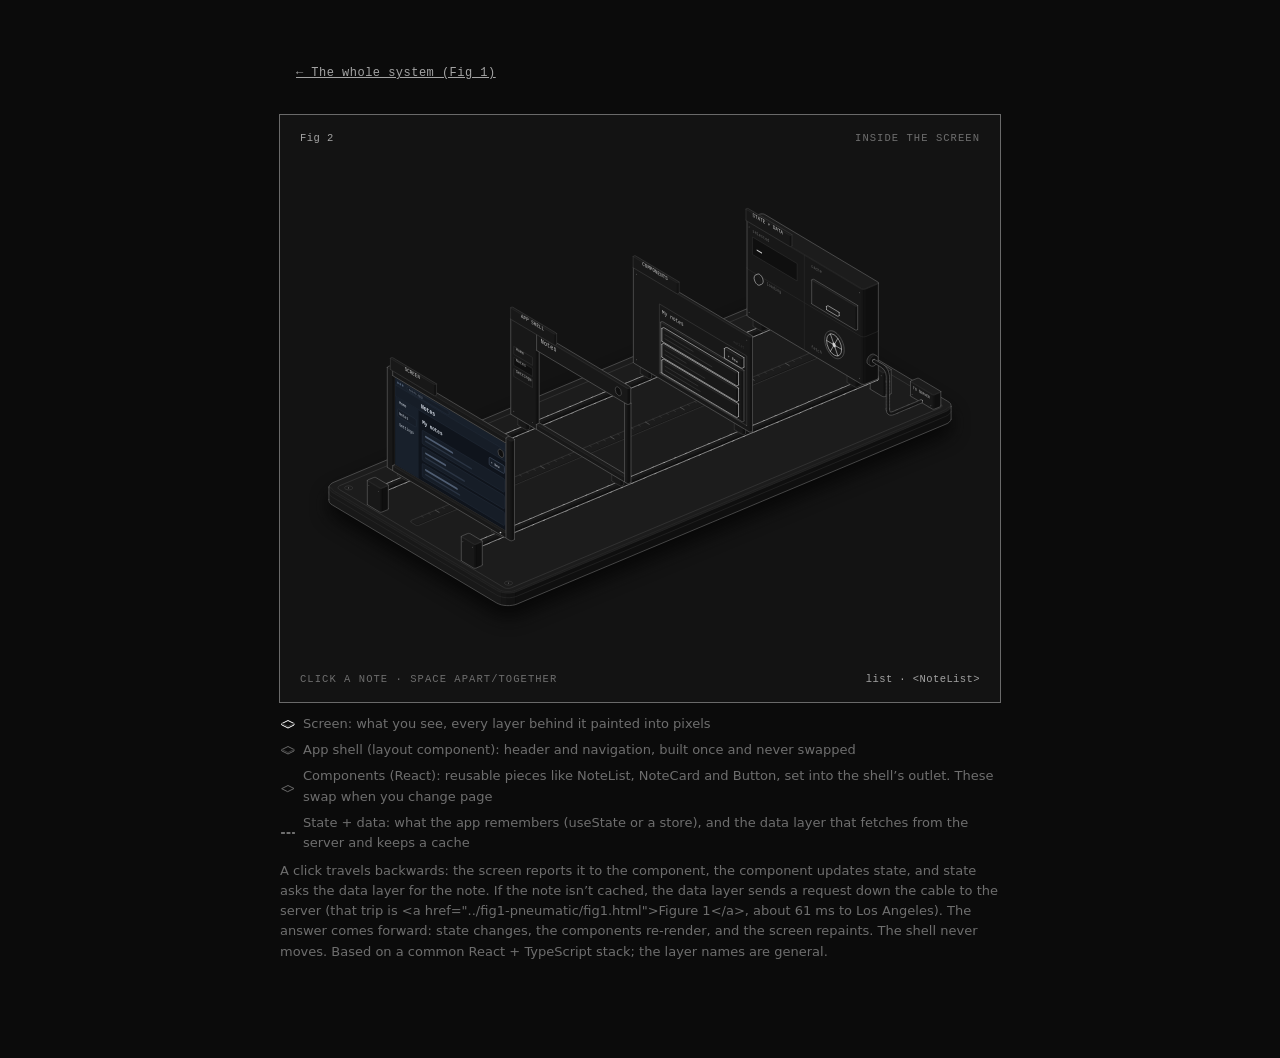
<file: fig2-frontend/fig2.html>
<!doctype html><html lang="en"><head><meta charset="utf-8"><meta name="viewport" content="width=device-width, initial-scale=1"><title>Inside the screen</title><style>
.iso{
  --anatomy-page:#0b0b0b;--anatomy-card:#131313;--anatomy-text:#a3a3a3;--anatomy-strong:#e6e6e6;--anatomy-muted:#6e6e6e;
  --anatomy-paper:#131313;--anatomy-face:#1b1b1b;--anatomy-top:#1c1c1c;
  --anatomy-shade-0:#0f0f0f;--anatomy-shade-1:#121212;--anatomy-shade-2:#151515;--anatomy-shade-3:#181818;
  --anatomy-lit-top:#262626;--anatomy-lit-shade:#1d1d1d;
  --anatomy-hi:#d4d4d4;--anatomy-mid:#6a6a6a;--anatomy-lo:#3e3e3e;--anatomy-faint:#2a2a2a;--anatomy-lit:#ffffff;
  --anatomy-halo:#050505;--anatomy-halo-opacity:.9;--anatomy-dot:#e6e6e6;
  --anatomy-red:#ff6b6b;--anatomy-green:#6be0a0;--anatomy-blue:#6b9bff;
  --anatomy-weight:.6px;--anatomy-ease:cubic-bezier(.32,.72,0,1);
  --anatomy-mono:ui-monospace,"SF Mono",Menlo,Consolas,monospace;
  --anatomy-lift:inset 0 1px 0 0 #ffffff0a,inset 0 0 0 1px #ffffff06,0 0 0 1px #00000026,0 1px 1px -.5px #00000014,0 3px 3px -1.5px #00000014,0 6px 6px -3px #00000014,0 12px 12px -6px #00000014;
}
.iso[data-theme="light"]{
  --anatomy-page:#f2f2ef;--anatomy-card:#fbfbfa;--anatomy-text:#57575a;--anatomy-strong:#18181a;--anatomy-muted:#8c8c90;
  --anatomy-paper:#fbfbfa;--anatomy-face:#ffffff;--anatomy-top:#ffffff;
  --anatomy-shade-0:#dcdcd9;--anatomy-shade-1:#e5e5e2;--anatomy-shade-2:#ededea;--anatomy-shade-3:#f4f4f1;
  --anatomy-lit-top:#ffffff;--anatomy-lit-shade:#eeeeeb;
  --anatomy-hi:#26262a;--anatomy-mid:#8a8a8f;--anatomy-lo:#b4b4b8;--anatomy-faint:#d4d4d6;--anatomy-lit:#000000;
  --anatomy-halo:#8a8a80;--anatomy-halo-opacity:.32;--anatomy-dot:#3a3a3e;
  --anatomy-red:#e5484d;--anatomy-green:#30a46c;--anatomy-blue:#3e63dd;
  --anatomy-lift:inset 0 1px 0 0 #ffffff,0 0 0 1px #0000000f,0 1px 1px -.5px #0000000a,0 3px 3px -1.5px #0000000a,0 6px 6px -3px #0000000a,0 12px 12px -6px #0000000a;
}
.iso-svg{display:block;width:100%;height:auto;overflow:visible}
.iso-svg path,.iso-svg circle{vector-effect:non-scaling-stroke}
.iso-fill{fill:var(--anatomy-paper);stroke:none}
.iso-solid[data-lit]>.iso-fill{fill:var(--anatomy-face)}
.iso-shade,.iso-top{stroke:none}
.iso-shade[data-shade="0"]{fill:var(--anatomy-shade-0)}
.iso-shade[data-shade="1"]{fill:var(--anatomy-shade-1)}
.iso-shade[data-shade="2"]{fill:var(--anatomy-shade-2)}
.iso-shade[data-shade="3"]{fill:var(--anatomy-shade-3)}
.iso-top{fill:var(--anatomy-top)}
.iso-solid[data-lit]>.iso-top{fill:var(--anatomy-lit-top)}
.iso-solid[data-lit]>.iso-shade{fill:var(--anatomy-lit-shade)}
.iso-solid[data-seamless]>.iso-shade,.iso-solid[data-seamless]>.iso-top{stroke-width:.4;stroke-linejoin:round}
.iso-solid[data-seamless]>.iso-shade[data-shade="0"]{stroke:var(--anatomy-shade-0)}
.iso-solid[data-seamless]>.iso-shade[data-shade="1"]{stroke:var(--anatomy-shade-1)}
.iso-solid[data-seamless]>.iso-shade[data-shade="2"]{stroke:var(--anatomy-shade-2)}
.iso-solid[data-seamless]>.iso-shade[data-shade="3"]{stroke:var(--anatomy-shade-3)}
.iso-solid[data-seamless]>.iso-top{stroke:var(--anatomy-top)}
.iso-solid[data-seamless][data-lit]>.iso-top{stroke:var(--anatomy-lit-top)}
.iso-solid[data-seamless][data-lit]>.iso-shade{stroke:var(--anatomy-lit-shade)}
.iso-solid[data-lit]>.iso-edge{stroke:var(--anatomy-lit)}
.iso-halo{fill:var(--anatomy-halo);stroke:none;filter:blur(9px);opacity:var(--anatomy-halo-opacity);transform:translateY(3px)}
.iso-line{fill:none;stroke:var(--anatomy-lo);stroke-width:var(--anatomy-weight);stroke-linecap:round;stroke-linejoin:round}
.iso-line[data-tone="hi"]{stroke:var(--anatomy-hi)}
.iso-line[data-tone="mid"]{stroke:var(--anatomy-mid)}
.iso-line[data-tone="lo"]{stroke:var(--anatomy-lo)}
.iso-line[data-tone="faint"]{stroke:var(--anatomy-faint)}
.iso-line[data-tone="lit"]{stroke:var(--anatomy-lit)}
.iso-line[data-tone="red"]{stroke:var(--anatomy-red)}
.iso-line[data-tone="green"]{stroke:var(--anatomy-green)}
.iso-line[data-tone="blue"]{stroke:var(--anatomy-blue)}
.iso-line[data-dotted]{stroke-dasharray:.01 3.5;stroke-width:1}
.iso-line[data-dashed]{stroke-dasharray:3 3}
.iso-line[data-flow]{stroke-dasharray:2 6}
.iso-wire-end{fill:var(--anatomy-paper);stroke:var(--anatomy-lo);stroke-width:var(--anatomy-weight)}
.iso-wire[data-tone="hi"] .iso-wire-end{stroke:var(--anatomy-hi)}
.iso-wire[data-tone="mid"] .iso-wire-end{stroke:var(--anatomy-mid)}
.iso-wire[data-tone="faint"] .iso-wire-end{stroke:var(--anatomy-faint)}
.iso-wire[data-tone="lit"] .iso-wire-end{stroke:var(--anatomy-lit)}
.iso-dots circle{fill:var(--anatomy-dot);stroke:none;opacity:.32}
.iso-dots[data-tone="hi"] circle{opacity:.85}
.iso-dots[data-tone="mid"] circle{opacity:.45}
.iso-dots[data-tone="lo"] circle{opacity:.22}
.iso-dots[data-tone="faint"] circle{opacity:.12}
.iso-face-text{fill:var(--anatomy-mid);font-family:var(--anatomy-mono);letter-spacing:.04em}
.iso-face-text[data-tone="hi"]{fill:var(--anatomy-hi)}
.iso-face-text[data-tone="lo"]{fill:var(--anatomy-lo)}
.iso-face-text[data-tone="faint"]{fill:var(--anatomy-faint)}
.tb-body{fill:var(--anatomy-shade-2);stroke:none}
.tb-shine{fill:var(--anatomy-top);stroke:none}
.tb-shade{fill:var(--anatomy-shade-0);stroke:none}
.tb-ring{fill:none;stroke:var(--anatomy-lo);stroke-width:.45;stroke-linecap:butt;stroke-linejoin:round}
.tb-ring[data-tone="mid"]{stroke:var(--anatomy-mid)}
.tb-ring[data-tone="faint"]{stroke:var(--anatomy-faint)}
.tb-ring[data-tone="hi"]{stroke:var(--anatomy-hi)}
@keyframes iso-flow{to{stroke-dashoffset:-32}}
@keyframes iso-pulse{0%,100%{opacity:.18}12%{opacity:1}40%{opacity:.18}}
.iso-line[data-flow]{animation:iso-flow 1600ms linear infinite}
.iso-dots circle[data-pulse]{animation:iso-pulse 1600ms steps(1,end) infinite;animation-delay:var(--pulse-at,0ms)}
.iso-figure{margin:32px 0 36px}
.iso-plate{position:relative;padding:52px 24px;border-radius:0;background:var(--anatomy-card);box-shadow:0 0 0 1px var(--anatomy-mid);--anatomy-paper:var(--anatomy-card)}
.iso-plate-corners{position:absolute;inset:18px 20px;pointer-events:none}
.iso-plate-corner{position:absolute;color:var(--anatomy-muted);font-family:var(--anatomy-mono);font-size:10.5px;line-height:1;letter-spacing:.04em;white-space:nowrap}
.iso-plate-corner[data-corner="fig"]{top:0;left:0;color:var(--anatomy-text)}
.iso-plate-corner[data-corner="title"]{top:0;right:0;text-transform:uppercase;letter-spacing:.1em}
.iso-plate-corner[data-corner="hint"]{bottom:0;left:0;text-transform:uppercase;letter-spacing:.1em}
.iso-plate-corner[data-corner="readout"]{right:0;bottom:0;color:var(--anatomy-text);font-variant-numeric:tabular-nums}
.iso-plate .iso-svg{margin:0 auto}
.iso-legend{display:grid;gap:8px;margin-top:12px;color:var(--anatomy-muted);font-size:13px;line-height:1.55}
.iso-keys{display:flex;flex-wrap:wrap;gap:6px 18px}
.iso-key{display:inline-flex;align-items:center;gap:7px}
.iso-swatch{width:16px;height:10px;flex:none;overflow:visible}
.iso-swatch path{fill:none;stroke:var(--anatomy-hi);stroke-width:1;vector-effect:non-scaling-stroke;stroke-linejoin:round;stroke-linecap:round}
.iso-swatch[data-mark="raised"] path,.iso-swatch[data-mark="flat"] path{stroke:var(--anatomy-mid)}
.iso-swatch[data-mark="lit"] path{stroke:var(--anatomy-lit)}
.iso-swatch[data-mark="dim"] path{stroke:var(--anatomy-lo)}
.iso-swatch[data-mark="dotted"] path{stroke-dasharray:.01 3;stroke-width:1.4}
.iso-swatch[data-mark="dashed"] path{stroke-dasharray:3 2.5}
.iso-swatch[data-mark="red"] path{stroke:var(--anatomy-red)}
.iso-swatch[data-mark="green"] path{stroke:var(--anatomy-green)}
.iso-swatch[data-mark="blue"] path{stroke:var(--anatomy-blue)}
.iso-swatch-crease{stroke:var(--anatomy-lo)!important}
@media (max-width:560px){.iso-plate{padding:48px 12px 70px}.iso-plate-corner[data-corner="hint"]{bottom:18px}}
@media (prefers-reduced-motion:reduce){.iso-line[data-flow],.iso-dots circle[data-pulse]{animation:none}}

*{box-sizing:border-box}
html{color-scheme:dark}
body[data-theme="light"]{color-scheme:light}
body{margin:0;background:var(--anatomy-page);color:var(--anatomy-text);font:14px/1.6 ui-sans-serif,system-ui,-apple-system,"Segoe UI",sans-serif;-webkit-font-smoothing:antialiased}
.iso-page{width:min(720px,100% - 32px);margin:64px auto 96px}
</style></head><body class="iso" data-theme="dark"><main class="iso-page"><style>.f2-stage{position:relative;touch-action:pan-y}
.f2-stage:focus{outline:none}
.f2-stage:focus-visible{outline:1px solid var(--anatomy-muted);outline-offset:6px}
.f2-sr{position:absolute;width:1px;height:1px;overflow:hidden;clip-path:inset(50%);white-space:nowrap}
.f2-crumbs{max-width:720px;margin:18px auto 10px;padding:0 16px;font-family:var(--anatomy-mono);font-size:12px;letter-spacing:.04em}
.f2-crumbs a,.iso-plate a{color:var(--anatomy-text)}
.f2-crumbs a:hover{color:var(--anatomy-strong)}

.f2-stage{
  --f2-req:#2f6fdf;--f2-ok:#1f9d55;--f2-req-top:#cfdcf7;--f2-ok-top:#c8ecd6;
  --f2-sbg:#f7f8fb;--f2-sbar:#e9ecf2;--f2-srow:#ffffff;--f2-sline:#d5dae3;--f2-sink:#a9b1bf;--f2-stext:#1d2330;--f2-smut:#7a8394;
}
.iso:not([data-theme="light"]) .f2-stage{
  --f2-req:#6aa8ff;--f2-ok:#4fdc8c;--f2-req-top:#1b2f52;--f2-ok-top:#1d4a31;
  --f2-sbg:#0f141c;--f2-sbar:#18202b;--f2-srow:#161d27;--f2-sline:#2a3443;--f2-sink:#4f5d72;--f2-stext:#e1e8f2;--f2-smut:#7d8899;
}

/* the message on the rods and the cable */
.it[data-hot="req"]{--f2-c:var(--f2-req)}
.it[data-hot="ok"]{--f2-c:var(--f2-ok)}
.it[data-hot] .tb-body,.it[data-hot] .tb-shine{fill:color-mix(in srgb,var(--f2-c) calc(var(--g,0)*85%),var(--anatomy-shade-2))}
.it[data-hot] .tb-shade{fill:color-mix(in srgb,var(--f2-c) calc(var(--g,0)*100%),var(--anatomy-shade-0))}
.it[data-hot] .tb-edge{stroke:color-mix(in srgb,var(--f2-c) calc(var(--g,0)*100%),var(--anatomy-hi))}

/* a layer's name tab lights while the message passes it */
.it[data-name$=".tab"][data-hot] .iso-top,.it[data-name$=".tab"][data-hot] .iso-shade{fill:color-mix(in srgb,var(--f2-c) calc(var(--g,0)*40%),var(--anatomy-shade-2))}
.it[data-name$=".tab"][data-hot] .iso-edge{stroke:color-mix(in srgb,var(--f2-c) calc(var(--g,0)*100%),var(--anatomy-lo))}

/* state: register window, loading lamp, fetch wheel */
.f2-window{fill:var(--anatomy-shade-0);stroke:var(--anatomy-lo);stroke-width:.4px;vector-effect:non-scaling-stroke}
.f2-digits{fill:var(--anatomy-hi);font-family:var(--anatomy-mono);font-weight:600}
.it[data-part="lamp-loading"][data-on] .iso-top,.it[data-part="lamp-loading"][data-on] .iso-shade{fill:var(--f2-req-top)}
.it[data-part="lamp-loading"][data-on] .iso-edge{stroke:var(--f2-req)}
.f2-hub{fill:var(--anatomy-hi)}
.f2-rim{fill:none;stroke:var(--anatomy-hi);stroke-width:.6px;vector-effect:non-scaling-stroke}

/* shell details */
.f2-pill{fill:none;stroke:var(--anatomy-lo);stroke-width:.4px;vector-effect:non-scaling-stroke}
.f2-pill.f2-on{fill:var(--anatomy-shade-0)}
.f2-avatar{fill:var(--anatomy-shade-0);stroke:var(--anatomy-mid);stroke-width:.5px;vector-effect:non-scaling-stroke}

/* the picture on the glass */
.f2-screen text{font-family:var(--anatomy-mono)}
.f2-sbg{fill:var(--f2-sbg)}
.f2-sbar{fill:var(--f2-sbar)}
.f2-shead{fill:var(--f2-srow);stroke:var(--f2-sline);stroke-width:.4px;vector-effect:non-scaling-stroke}
.f2-snav{fill:var(--f2-sbar)}
.f2-sact{fill:var(--f2-srow);stroke:var(--f2-sline);stroke-width:.4px;vector-effect:non-scaling-stroke}
.f2-sdot{fill:var(--f2-sink)}
.f2-surl{fill:var(--f2-srow);stroke:var(--f2-sline);stroke-width:.4px;vector-effect:non-scaling-stroke}
.f2-smut{fill:var(--f2-smut)}
.f2-sh{fill:var(--f2-stext);font-weight:600}
.f2-st{fill:var(--f2-stext)}
.f2-srow{fill:var(--f2-srow);stroke:var(--f2-sline);stroke-width:.4px;vector-effect:non-scaling-stroke}
.f2-sink{fill:var(--f2-sink)}
.f2-sink2{fill:var(--f2-sline)}
.f2-sbtn{fill:var(--f2-srow);stroke:var(--f2-sink);stroke-width:.5px;vector-effect:non-scaling-stroke}
.f2-sview{display:none}
.f2-screen[data-view="list"] [data-v="list"],.f2-screen[data-view="note"] [data-v="note"]{display:inline}
.f2-screen[data-press] .f2-scard[data-card="42"] .f2-srow{fill:var(--f2-req-top);stroke:var(--f2-req)}
.f2-scard,.f2-card,.f2-btn,.f2-sback,.it[data-name^="cable"],.it[data-name="plug"]{cursor:pointer}
.f2-card:hover .iso-edge,.f2-btn:hover .iso-edge{stroke:var(--f2-req)}
.f2-scard:hover .f2-srow{stroke:var(--f2-req)}

.f2-tip{position:absolute;z-index:3;max-width:250px;padding:8px 10px;border-radius:8px;background:var(--anatomy-card);border:1px solid var(--anatomy-faint);box-shadow:0 4px 14px #0000001f;pointer-events:none;font-size:12.5px;line-height:1.45;color:var(--anatomy-text)}
.f2-tip strong{display:block;color:var(--anatomy-strong);font-weight:600;margin-bottom:2px}
.f2-tip[hidden]{display:none}
</style><nav class="f2-crumbs"><a href="../fig1-pneumatic/fig1.html">← The whole system (Fig 1)</a></nav><figure class="iso-figure"><div class="iso-plate"><div class="iso-plate-corners" aria-hidden="true"><span class="iso-plate-corner" data-corner="fig">Fig 2</span><span class="iso-plate-corner" data-corner="title">Inside the screen</span><span class="iso-plate-corner" data-corner="hint">Click a note · Space apart/together</span><span class="iso-plate-corner" data-corner="readout" data-readout>list · &lt;NoteList&gt;</span></div><div class="iso-stage f2-stage" tabindex="0" role="group" aria-label="The monitor taken apart. Space takes it apart or puts it together. Enter opens note 42; Escape goes back to the list. Click a note on the screen or on the components board to open it."><svg xmlns="http://www.w3.org/2000/svg" class="iso-svg" viewBox="0 0 640 460" role="img" aria-label="The monitor from Figure 1, taken apart on a jig with two guide rods. Front to back: the screen, the app shell (header and navigation), a board of components set into the shell's outlet, and the state and data layer with a selected-note register, a loading lamp, a cache drawer and a fetch valve whose cable runs to the server."><path class="iso-halo" d="M23.7 312.3L24.3 311L25.3 309.7L26.8 308.6L28.7 307.6L436.8 136.4L439 135.6L441.5 135.1L444.2 134.8L446.9 134.8L449.6 135L452.1 135.5L454.4 136.3L456.4 137.2L613 230.6L614.6 231.7L615.7 233L616.2 234.3L616.3 235.7L616.3 247.7L615.7 249.1L614.7 250.3L613.2 251.5L611.3 252.5L203.2 423.7L201 424.5L198.5 425L195.8 425.3L193.1 425.3L190.4 425L187.9 424.5L185.6 423.8L183.6 422.8L27 329.5L25.4 328.3L24.3 327.1L23.8 325.7L23.7 324.4Z"/><g class="iso-solid"><path class="iso-fill" d="M430.5 168.7L430.8 167.3L431.6 166L433 164.9L434.9 163.9L437.1 163.1L439.7 162.6L442.4 162.4L445.1 162.6L447.7 163L450.1 163.7L452 164.6L453.6 165.8L454.5 167L454.9 168.4L454.9 170.8L454.7 172.2L453.8 173.5L452.4 174.6L450.5 175.6L448.3 176.4L445.7 176.9L443 177L440.3 176.9L437.7 176.5L435.3 175.8L433.4 174.9L431.9 173.7L430.9 172.4L430.5 171.1Z"/><path class="iso-shade" data-shade="0" d="M450.5 175.6L448.3 176.4L448.3 174L450.5 173.2ZM454.9 170.8L454.7 172.2L454.7 169.7L454.9 168.4ZM454.7 172.2L453.8 173.5L453.8 171L454.7 169.7ZM453.8 173.5L452.4 174.6L452.4 172.2L453.8 171ZM452.4 174.6L450.5 175.6L450.5 173.2L452.4 172.2Z"/><path class="iso-shade" data-shade="1" d="M448.3 176.4L445.7 176.9L445.7 174.4L448.3 174ZM445.7 176.9L443 177L443 174.6L445.7 174.4Z"/><path class="iso-shade" data-shade="2" d="M443 177L440.3 176.9L440.3 174.5L443 174.6ZM440.3 176.9L437.7 176.5L437.7 174.1L440.3 174.5Z"/><path class="iso-shade" data-shade="3" d="M437.7 176.5L435.3 175.8L435.3 173.4L437.7 174.1ZM435.3 175.8L433.4 174.9L433.4 172.5L435.3 173.4ZM433.4 174.9L431.9 173.7L431.9 171.3L433.4 172.5ZM431.9 173.7L430.9 172.4L430.9 170L431.9 171.3ZM430.9 172.4L430.5 171.1L430.5 168.7L430.9 170Z"/><path class="iso-top" d="M450.5 173.2L448.3 174L445.7 174.4L443 174.6L440.3 174.5L437.7 174.1L435.3 173.4L433.4 172.5L431.9 171.3L430.9 170L430.5 168.7L430.8 167.3L431.6 166L433 164.9L434.9 163.9L437.1 163.1L439.7 162.6L442.4 162.4L445.1 162.6L447.7 163L450.1 163.7L452 164.6L453.6 165.8L454.5 167L454.9 168.4L454.7 169.7L453.8 171L452.4 172.2Z"/><path class="iso-line iso-crease" data-tone="faint" d="M454.9 168.4L454.7 169.7L453.8 171L452.4 172.2L450.5 173.2L448.3 174L445.7 174.4L443 174.6L440.3 174.5L437.7 174.1L435.3 173.4L433.4 172.5L431.9 171.3L430.9 170L430.5 168.7"/><path class="iso-line iso-edge" data-tone="lo" d="M430.5 168.7L430.8 167.3L431.6 166L433 164.9L434.9 163.9L437.1 163.1L439.7 162.6L442.4 162.4L445.1 162.6L447.7 163L450.1 163.7L452 164.6L453.6 165.8L454.5 167L454.9 168.4M454.9 170.8L454.7 172.2L453.8 173.5L452.4 174.6L450.5 175.6L448.3 176.4L445.7 176.9L443 177L440.3 176.9L437.7 176.5L435.3 175.8L433.4 174.9L431.9 173.7L430.9 172.4L430.5 171.1M430.5 168.7L430.5 171.1M454.9 168.4L454.9 170.8"/></g><g class="iso-solid"><path class="iso-fill" d="M433.3 163.5L433.5 162.5L434.1 161.5L435.2 160.6L436.7 159.8L438.4 159.2L440.4 158.9L442.5 158.7L444.6 158.8L446.6 159.1L448.4 159.7L449.9 160.4L451.1 161.3L451.8 162.2L452.1 163.3L452.1 168.4L451.9 169.5L451.3 170.5L450.2 171.4L448.8 172.1L447 172.7L445 173.1L442.9 173.2L440.8 173.1L438.8 172.8L437 172.3L435.5 171.6L434.3 170.7L433.6 169.7L433.3 168.7Z"/><path class="iso-shade" data-shade="0" d="M448.8 172.1L447 172.7L447 167.6L448.8 167ZM452.1 168.4L451.9 169.5L451.9 164.3L452.1 163.3ZM451.9 169.5L451.3 170.5L451.3 165.3L451.9 164.3ZM451.3 170.5L450.2 171.4L450.2 166.2L451.3 165.3ZM450.2 171.4L448.8 172.1L448.8 167L450.2 166.2Z"/><path class="iso-shade" data-shade="1" d="M447 172.7L445 173.1L445 168L447 167.6ZM445 173.1L442.9 173.2L442.9 168.1L445 168Z"/><path class="iso-shade" data-shade="2" d="M442.9 173.2L440.8 173.1L440.8 168L442.9 168.1ZM440.8 173.1L438.8 172.8L438.8 167.7L440.8 168Z"/><path class="iso-shade" data-shade="3" d="M438.8 172.8L437 172.3L437 167.2L438.8 167.7ZM437 172.3L435.5 171.6L435.5 166.4L437 167.2ZM435.5 171.6L434.3 170.7L434.3 165.6L435.5 166.4ZM434.3 170.7L433.6 169.7L433.6 164.6L434.3 165.6ZM433.6 169.7L433.3 168.7L433.3 163.5L433.6 164.6Z"/><path class="iso-top" d="M448.8 167L447 167.6L445 168L442.9 168.1L440.8 168L438.8 167.7L437 167.2L435.5 166.4L434.3 165.6L433.6 164.6L433.3 163.5L433.5 162.5L434.1 161.5L435.2 160.6L436.7 159.8L438.4 159.2L440.4 158.9L442.5 158.7L444.6 158.8L446.6 159.1L448.4 159.7L449.9 160.4L451.1 161.3L451.8 162.2L452.1 163.3L451.9 164.3L451.3 165.3L450.2 166.2Z"/><path class="iso-line iso-crease" data-tone="faint" d="M452.1 163.3L451.9 164.3L451.3 165.3L450.2 166.2L448.8 167L447 167.6L445 168L442.9 168.1L440.8 168L438.8 167.7L437 167.2L435.5 166.4L434.3 165.6L433.6 164.6L433.3 163.5"/><path class="iso-line iso-edge" data-tone="mid" d="M433.3 163.5L433.5 162.5L434.1 161.5L435.2 160.6L436.7 159.8L438.4 159.2L440.4 158.9L442.5 158.7L444.6 158.8L446.6 159.1L448.4 159.7L449.9 160.4L451.1 161.3L451.8 162.2L452.1 163.3M452.1 168.4L451.9 169.5L451.3 170.5L450.2 171.4L448.8 172.1L447 172.7L445 173.1L442.9 173.2L440.8 173.1L438.8 172.8L437 172.3L435.5 171.6L434.3 170.7L433.6 169.7L433.3 168.7M433.3 163.5L433.3 168.7M452.1 163.3L452.1 168.4"/></g><g class="iso-solid"><path class="iso-fill" d="M555.9 243.4L556.1 242L556.9 240.7L558.3 239.5L560.2 238.5L562.5 237.8L565 237.3L567.7 237.1L570.5 237.2L573.1 237.7L575.4 238.4L577.4 239.3L578.9 240.4L579.9 241.7L580.2 243.1L580.2 245.5L580 246.8L579.1 248.1L577.8 249.3L575.9 250.3L573.6 251.1L571 251.5L568.3 251.7L565.6 251.6L563 251.2L560.7 250.5L558.7 249.5L557.2 248.4L556.2 247.1L555.9 245.8Z"/><path class="iso-shade" data-shade="0" d="M575.9 250.3L573.6 251.1L573.6 248.6L575.9 247.9ZM580.2 245.5L580 246.8L580 244.4L580.2 243.1ZM580 246.8L579.1 248.1L579.1 245.7L580 244.4ZM579.1 248.1L577.8 249.3L577.8 246.9L579.1 245.7ZM577.8 249.3L575.9 250.3L575.9 247.9L577.8 246.9Z"/><path class="iso-shade" data-shade="1" d="M573.6 251.1L571 251.5L571 249.1L573.6 248.6ZM571 251.5L568.3 251.7L568.3 249.3L571 249.1Z"/><path class="iso-shade" data-shade="2" d="M568.3 251.7L565.6 251.6L565.6 249.2L568.3 249.3ZM565.6 251.6L563 251.2L563 248.8L565.6 249.2Z"/><path class="iso-shade" data-shade="3" d="M563 251.2L560.7 250.5L560.7 248.1L563 248.8ZM560.7 250.5L558.7 249.5L558.7 247.1L560.7 248.1ZM558.7 249.5L557.2 248.4L557.2 246L558.7 247.1ZM557.2 248.4L556.2 247.1L556.2 244.7L557.2 246ZM556.2 247.1L555.9 245.8L555.9 243.4L556.2 244.7Z"/><path class="iso-top" d="M575.9 247.9L573.6 248.6L571 249.1L568.3 249.3L565.6 249.2L563 248.8L560.7 248.1L558.7 247.1L557.2 246L556.2 244.7L555.9 243.4L556.1 242L556.9 240.7L558.3 239.5L560.2 238.5L562.5 237.8L565 237.3L567.7 237.1L570.5 237.2L573.1 237.7L575.4 238.4L577.4 239.3L578.9 240.4L579.9 241.7L580.2 243.1L580 244.4L579.1 245.7L577.8 246.9Z"/><path class="iso-line iso-crease" data-tone="faint" d="M580.2 243.1L580 244.4L579.1 245.7L577.8 246.9L575.9 247.9L573.6 248.6L571 249.1L568.3 249.3L565.6 249.2L563 248.8L560.7 248.1L558.7 247.1L557.2 246L556.2 244.7L555.9 243.4"/><path class="iso-line iso-edge" data-tone="lo" d="M555.9 243.4L556.1 242L556.9 240.7L558.3 239.5L560.2 238.5L562.5 237.8L565 237.3L567.7 237.1L570.5 237.2L573.1 237.7L575.4 238.4L577.4 239.3L578.9 240.4L579.9 241.7L580.2 243.1M580.2 245.5L580 246.8L579.1 248.1L577.8 249.3L575.9 250.3L573.6 251.1L571 251.5L568.3 251.7L565.6 251.6L563 251.2L560.7 250.5L558.7 249.5L557.2 248.4L556.2 247.1L555.9 245.8M555.9 243.4L555.9 245.8M580.2 243.1L580.2 245.5"/></g><g class="iso-solid"><path class="iso-fill" d="M558.6 238.2L558.8 237.2L559.5 236.2L560.5 235.3L562 234.5L563.8 233.9L565.7 233.5L567.8 233.4L569.9 233.5L571.9 233.8L573.7 234.3L575.2 235.1L576.4 235.9L577.2 236.9L577.4 238L577.4 243.1L577.3 244.1L576.6 245.2L575.5 246.1L574.1 246.8L572.3 247.4L570.4 247.8L568.3 247.9L566.2 247.8L564.2 247.5L562.4 247L560.8 246.2L559.7 245.4L558.9 244.4L558.6 243.3Z"/><path class="iso-shade" data-shade="0" d="M574.1 246.8L572.3 247.4L572.3 242.3L574.1 241.7ZM577.4 243.1L577.3 244.1L577.3 239L577.4 238ZM577.3 244.1L576.6 245.2L576.6 240L577.3 239ZM576.6 245.2L575.5 246.1L575.5 240.9L576.6 240ZM575.5 246.1L574.1 246.8L574.1 241.7L575.5 240.9Z"/><path class="iso-shade" data-shade="1" d="M572.3 247.4L570.4 247.8L570.4 242.6L572.3 242.3ZM570.4 247.8L568.3 247.9L568.3 242.8L570.4 242.6Z"/><path class="iso-shade" data-shade="2" d="M568.3 247.9L566.2 247.8L566.2 242.7L568.3 242.8ZM566.2 247.8L564.2 247.5L564.2 242.4L566.2 242.7Z"/><path class="iso-shade" data-shade="3" d="M564.2 247.5L562.4 247L562.4 241.8L564.2 242.4ZM562.4 247L560.8 246.2L560.8 241.1L562.4 241.8ZM560.8 246.2L559.7 245.4L559.7 240.2L560.8 241.1ZM559.7 245.4L558.9 244.4L558.9 239.3L559.7 240.2ZM558.9 244.4L558.6 243.3L558.6 238.2L558.9 239.3Z"/><path class="iso-top" d="M574.1 241.7L572.3 242.3L570.4 242.6L568.3 242.8L566.2 242.7L564.2 242.4L562.4 241.8L560.8 241.1L559.7 240.2L558.9 239.3L558.6 238.2L558.8 237.2L559.5 236.2L560.5 235.3L562 234.5L563.8 233.9L565.7 233.5L567.8 233.4L569.9 233.5L571.9 233.8L573.7 234.3L575.2 235.1L576.4 235.9L577.2 236.9L577.4 238L577.3 239L576.6 240L575.5 240.9Z"/><path class="iso-line iso-crease" data-tone="faint" d="M577.4 238L577.3 239L576.6 240L575.5 240.9L574.1 241.7L572.3 242.3L570.4 242.6L568.3 242.8L566.2 242.7L564.2 242.4L562.4 241.8L560.8 241.1L559.7 240.2L558.9 239.3L558.6 238.2"/><path class="iso-line iso-edge" data-tone="mid" d="M558.6 238.2L558.8 237.2L559.5 236.2L560.5 235.3L562 234.5L563.8 233.9L565.7 233.5L567.8 233.4L569.9 233.5L571.9 233.8L573.7 234.3L575.2 235.1L576.4 235.9L577.2 236.9L577.4 238M577.4 243.1L577.3 244.1L576.6 245.2L575.5 246.1L574.1 246.8L572.3 247.4L570.4 247.8L568.3 247.9L566.2 247.8L564.2 247.5L562.4 247L560.8 246.2L559.7 245.4L558.9 244.4L558.6 243.3M558.6 238.2L558.6 243.3M577.4 238L577.4 243.1"/></g><g class="iso-solid"><path class="iso-fill" d="M59.8 324.2L60 322.9L60.9 321.6L62.2 320.4L64.1 319.4L66.4 318.7L69 318.2L71.7 318L74.4 318.1L77 318.5L79.3 319.2L81.3 320.2L82.8 321.3L83.8 322.6L84.1 323.9L84.1 326.3L83.9 327.7L83.1 329L81.7 330.2L79.8 331.2L77.5 331.9L75 332.4L72.3 332.6L69.5 332.5L66.9 332L64.6 331.4L62.6 330.4L61.1 329.3L60.1 328L59.8 326.6Z"/><path class="iso-shade" data-shade="0" d="M79.8 331.2L77.5 331.9L77.5 329.5L79.8 328.7ZM84.1 326.3L83.9 327.7L83.9 325.3L84.1 323.9ZM83.9 327.7L83.1 329L83.1 326.6L83.9 325.3ZM83.1 329L81.7 330.2L81.7 327.8L83.1 326.6ZM81.7 330.2L79.8 331.2L79.8 328.7L81.7 327.8Z"/><path class="iso-shade" data-shade="1" d="M77.5 331.9L75 332.4L75 330L77.5 329.5ZM75 332.4L72.3 332.6L72.3 330.2L75 330Z"/><path class="iso-shade" data-shade="2" d="M72.3 332.6L69.5 332.5L69.5 330.1L72.3 330.2ZM69.5 332.5L66.9 332L66.9 329.6L69.5 330.1Z"/><path class="iso-shade" data-shade="3" d="M66.9 332L64.6 331.4L64.6 328.9L66.9 329.6ZM64.6 331.4L62.6 330.4L62.6 328L64.6 328.9ZM62.6 330.4L61.1 329.3L61.1 326.9L62.6 328ZM61.1 329.3L60.1 328L60.1 325.6L61.1 326.9ZM60.1 328L59.8 326.6L59.8 324.2L60.1 325.6Z"/><path class="iso-top" d="M79.8 328.7L77.5 329.5L75 330L72.3 330.2L69.5 330.1L66.9 329.6L64.6 328.9L62.6 328L61.1 326.9L60.1 325.6L59.8 324.2L60 322.9L60.9 321.6L62.2 320.4L64.1 319.4L66.4 318.7L69 318.2L71.7 318L74.4 318.1L77 318.5L79.3 319.2L81.3 320.2L82.8 321.3L83.8 322.6L84.1 323.9L83.9 325.3L83.1 326.6L81.7 327.8Z"/><path class="iso-line iso-crease" data-tone="faint" d="M84.1 323.9L83.9 325.3L83.1 326.6L81.7 327.8L79.8 328.7L77.5 329.5L75 330L72.3 330.2L69.5 330.1L66.9 329.6L64.6 328.9L62.6 328L61.1 326.9L60.1 325.6L59.8 324.2"/><path class="iso-line iso-edge" data-tone="lo" d="M59.8 324.2L60 322.9L60.9 321.6L62.2 320.4L64.1 319.4L66.4 318.7L69 318.2L71.7 318L74.4 318.1L77 318.5L79.3 319.2L81.3 320.2L82.8 321.3L83.8 322.6L84.1 323.9M84.1 326.3L83.9 327.7L83.1 329L81.7 330.2L79.8 331.2L77.5 331.9L75 332.4L72.3 332.6L69.5 332.5L66.9 332L64.6 331.4L62.6 330.4L61.1 329.3L60.1 328L59.8 326.6M59.8 324.2L59.8 326.6M84.1 323.9L84.1 326.3"/></g><g class="iso-solid"><path class="iso-fill" d="M62.6 319.1L62.7 318L63.4 317L64.5 316.1L65.9 315.4L67.7 314.8L69.6 314.4L71.7 314.3L73.8 314.3L75.8 314.7L77.6 315.2L79.2 315.9L80.3 316.8L81.1 317.8L81.4 318.8L81.4 324L81.2 325L80.5 326L79.5 326.9L78 327.7L76.2 328.3L74.3 328.6L72.2 328.8L70.1 328.7L68.1 328.4L66.3 327.8L64.8 327.1L63.6 326.2L62.8 325.2L62.6 324.2Z"/><path class="iso-shade" data-shade="0" d="M78 327.7L76.2 328.3L76.2 323.1L78 322.6ZM81.4 324L81.2 325L81.2 319.9L81.4 318.8ZM81.2 325L80.5 326L80.5 320.9L81.2 319.9ZM80.5 326L79.5 326.9L79.5 321.8L80.5 320.9ZM79.5 326.9L78 327.7L78 322.6L79.5 321.8Z"/><path class="iso-shade" data-shade="1" d="M76.2 328.3L74.3 328.6L74.3 323.5L76.2 323.1ZM74.3 328.6L72.2 328.8L72.2 323.7L74.3 323.5Z"/><path class="iso-shade" data-shade="2" d="M72.2 328.8L70.1 328.7L70.1 323.6L72.2 323.7ZM70.1 328.7L68.1 328.4L68.1 323.2L70.1 323.6Z"/><path class="iso-shade" data-shade="3" d="M68.1 328.4L66.3 327.8L66.3 322.7L68.1 323.2ZM66.3 327.8L64.8 327.1L64.8 322L66.3 322.7ZM64.8 327.1L63.6 326.2L63.6 321.1L64.8 322ZM63.6 326.2L62.8 325.2L62.8 320.1L63.6 321.1ZM62.8 325.2L62.6 324.2L62.6 319.1L62.8 320.1Z"/><path class="iso-top" d="M78 322.6L76.2 323.1L74.3 323.5L72.2 323.7L70.1 323.6L68.1 323.2L66.3 322.7L64.8 322L63.6 321.1L62.8 320.1L62.6 319.1L62.7 318L63.4 317L64.5 316.1L65.9 315.4L67.7 314.8L69.6 314.4L71.7 314.3L73.8 314.3L75.8 314.7L77.6 315.2L79.2 315.9L80.3 316.8L81.1 317.8L81.4 318.8L81.2 319.9L80.5 320.9L79.5 321.8Z"/><path class="iso-line iso-crease" data-tone="faint" d="M81.4 318.8L81.2 319.9L80.5 320.9L79.5 321.8L78 322.6L76.2 323.1L74.3 323.5L72.2 323.7L70.1 323.6L68.1 323.2L66.3 322.7L64.8 322L63.6 321.1L62.8 320.1L62.6 319.1"/><path class="iso-line iso-edge" data-tone="mid" d="M62.6 319.1L62.7 318L63.4 317L64.5 316.1L65.9 315.4L67.7 314.8L69.6 314.4L71.7 314.3L73.8 314.3L75.8 314.7L77.6 315.2L79.2 315.9L80.3 316.8L81.1 317.8L81.4 318.8M81.4 324L81.2 325L80.5 326L79.5 326.9L78 327.7L76.2 328.3L74.3 328.6L72.2 328.8L70.1 328.7L68.1 328.4L66.3 327.8L64.8 327.1L63.6 326.2L62.8 325.2L62.6 324.2M62.6 319.1L62.6 324.2M81.4 318.8L81.4 324"/></g><g class="iso-solid"><path class="iso-fill" d="M185.1 398.9L185.3 397.6L186.2 396.3L187.6 395.1L189.5 394.1L191.7 393.3L194.3 392.9L197 392.7L199.7 392.8L202.3 393.2L204.7 393.9L206.6 394.8L208.1 396L209.1 397.3L209.5 398.6L209.5 401L209.2 402.4L208.4 403.7L207 404.9L205.1 405.8L202.9 406.6L200.3 407.1L197.6 407.3L194.9 407.1L192.3 406.7L189.9 406L188 405.1L186.4 404L185.5 402.7L185.1 401.3Z"/><path class="iso-shade" data-shade="0" d="M205.1 405.8L202.9 406.6L202.9 404.2L205.1 403.4ZM209.5 401L209.2 402.4L209.2 400L209.5 398.6ZM209.2 402.4L208.4 403.7L208.4 401.3L209.2 400ZM208.4 403.7L207 404.9L207 402.4L208.4 401.3ZM207 404.9L205.1 405.8L205.1 403.4L207 402.4Z"/><path class="iso-shade" data-shade="1" d="M202.9 406.6L200.3 407.1L200.3 404.7L202.9 404.2ZM200.3 407.1L197.6 407.3L197.6 404.9L200.3 404.7Z"/><path class="iso-shade" data-shade="2" d="M197.6 407.3L194.9 407.1L194.9 404.7L197.6 404.9ZM194.9 407.1L192.3 406.7L192.3 404.3L194.9 404.7Z"/><path class="iso-shade" data-shade="3" d="M192.3 406.7L189.9 406L189.9 403.6L192.3 404.3ZM189.9 406L188 405.1L188 402.7L189.9 403.6ZM188 405.1L186.4 404L186.4 401.5L188 402.7ZM186.4 404L185.5 402.7L185.5 400.3L186.4 401.5ZM185.5 402.7L185.1 401.3L185.1 398.9L185.5 400.3Z"/><path class="iso-top" d="M205.1 403.4L202.9 404.2L200.3 404.7L197.6 404.9L194.9 404.7L192.3 404.3L189.9 403.6L188 402.7L186.4 401.5L185.5 400.3L185.1 398.9L185.3 397.6L186.2 396.3L187.6 395.1L189.5 394.1L191.7 393.3L194.3 392.9L197 392.7L199.7 392.8L202.3 393.2L204.7 393.9L206.6 394.8L208.1 396L209.1 397.3L209.5 398.6L209.2 400L208.4 401.3L207 402.4Z"/><path class="iso-line iso-crease" data-tone="faint" d="M209.5 398.6L209.2 400L208.4 401.3L207 402.4L205.1 403.4L202.9 404.2L200.3 404.7L197.6 404.9L194.9 404.7L192.3 404.3L189.9 403.6L188 402.7L186.4 401.5L185.5 400.3L185.1 398.9"/><path class="iso-line iso-edge" data-tone="lo" d="M185.1 398.9L185.3 397.6L186.2 396.3L187.6 395.1L189.5 394.1L191.7 393.3L194.3 392.9L197 392.7L199.7 392.8L202.3 393.2L204.7 393.9L206.6 394.8L208.1 396L209.1 397.3L209.5 398.6M209.5 401L209.2 402.4L208.4 403.7L207 404.9L205.1 405.8L202.9 406.6L200.3 407.1L197.6 407.3L194.9 407.1L192.3 406.7L189.9 406L188 405.1L186.4 404L185.5 402.7L185.1 401.3M185.1 398.9L185.1 401.3M209.5 398.6L209.5 401"/></g><g class="iso-solid"><path class="iso-fill" d="M187.9 393.8L188.1 392.7L188.7 391.7L189.8 390.8L191.2 390L193 389.5L195 389.1L197.1 388.9L199.2 389L201.2 389.4L203 389.9L204.5 390.6L205.7 391.5L206.4 392.5L206.7 393.5L206.7 398.6L206.5 399.7L205.9 400.7L204.8 401.6L203.3 402.4L201.6 402.9L199.6 403.3L197.5 403.5L195.4 403.4L193.4 403L191.6 402.5L190.1 401.8L188.9 400.9L188.2 399.9L187.9 398.9Z"/><path class="iso-shade" data-shade="0" d="M203.3 402.4L201.6 402.9L201.6 397.8L203.3 397.2ZM206.7 398.6L206.5 399.7L206.5 394.6L206.7 393.5ZM206.5 399.7L205.9 400.7L205.9 395.6L206.5 394.6ZM205.9 400.7L204.8 401.6L204.8 396.5L205.9 395.6ZM204.8 401.6L203.3 402.4L203.3 397.2L204.8 396.5Z"/><path class="iso-shade" data-shade="1" d="M201.6 402.9L199.6 403.3L199.6 398.2L201.6 397.8ZM199.6 403.3L197.5 403.5L197.5 398.3L199.6 398.2Z"/><path class="iso-shade" data-shade="2" d="M197.5 403.5L195.4 403.4L195.4 398.2L197.5 398.3ZM195.4 403.4L193.4 403L193.4 397.9L195.4 398.2Z"/><path class="iso-shade" data-shade="3" d="M193.4 403L191.6 402.5L191.6 397.4L193.4 397.9ZM191.6 402.5L190.1 401.8L190.1 396.7L191.6 397.4ZM190.1 401.8L188.9 400.9L188.9 395.8L190.1 396.7ZM188.9 400.9L188.2 399.9L188.2 394.8L188.9 395.8ZM188.2 399.9L187.9 398.9L187.9 393.8L188.2 394.8Z"/><path class="iso-top" d="M203.3 397.2L201.6 397.8L199.6 398.2L197.5 398.3L195.4 398.2L193.4 397.9L191.6 397.4L190.1 396.7L188.9 395.8L188.2 394.8L187.9 393.8L188.1 392.7L188.7 391.7L189.8 390.8L191.2 390L193 389.5L195 389.1L197.1 388.9L199.2 389L201.2 389.4L203 389.9L204.5 390.6L205.7 391.5L206.4 392.5L206.7 393.5L206.5 394.6L205.9 395.6L204.8 396.5Z"/><path class="iso-line iso-crease" data-tone="faint" d="M206.7 393.5L206.5 394.6L205.9 395.6L204.8 396.5L203.3 397.2L201.6 397.8L199.6 398.2L197.5 398.3L195.4 398.2L193.4 397.9L191.6 397.4L190.1 396.7L188.9 395.8L188.2 394.8L187.9 393.8"/><path class="iso-line iso-edge" data-tone="mid" d="M187.9 393.8L188.1 392.7L188.7 391.7L189.8 390.8L191.2 390L193 389.5L195 389.1L197.1 388.9L199.2 389L201.2 389.4L203 389.9L204.5 390.6L205.7 391.5L206.4 392.5L206.7 393.5M206.7 398.6L206.5 399.7L205.9 400.7L204.8 401.6L203.3 402.4L201.6 402.9L199.6 403.3L197.5 403.5L195.4 403.4L193.4 403L191.6 402.5L190.1 401.8L188.9 400.9L188.2 399.9L187.9 398.9M187.9 393.8L187.9 398.9M206.7 393.5L206.7 398.6"/></g><g class="iso-solid"><path class="iso-fill" d="M23.7 304.8L24.3 303.4L25.3 302.2L26.8 301L28.7 300.1L436.8 128.8L439 128.1L441.5 127.5L444.2 127.3L446.9 127.2L449.6 127.5L452.1 128L454.4 128.7L456.4 129.7L613 223.1L614.6 224.2L615.7 225.4L616.2 226.8L616.3 228.1L616.3 240.2L615.7 241.5L614.7 242.8L613.2 244L611.3 244.9L203.2 416.1L201 416.9L198.5 417.4L195.8 417.7L193.1 417.7L190.4 417.5L187.9 417L185.6 416.2L183.6 415.3L27 321.9L25.4 320.8L24.3 319.5L23.8 318.2L23.7 316.8Z"/><path class="iso-shade" data-shade="0" d="M616.3 240.2L615.7 241.5L615.7 229.5L616.3 228.1ZM615.7 241.5L614.7 242.8L614.7 230.7L615.7 229.5ZM614.7 242.8L613.2 244L613.2 231.9L614.7 230.7ZM613.2 244L611.3 244.9L611.3 232.9L613.2 231.9ZM611.3 244.9L203.2 416.1L203.2 404.1L611.3 232.9ZM203.2 416.1L201 416.9L201 404.9L203.2 404.1Z"/><path class="iso-shade" data-shade="1" d="M201 416.9L198.5 417.4L198.5 405.4L201 404.9ZM198.5 417.4L195.8 417.7L195.8 405.7L198.5 405.4ZM195.8 417.7L193.1 417.7L193.1 405.7L195.8 405.7Z"/><path class="iso-shade" data-shade="2" d="M193.1 417.7L190.4 417.5L190.4 405.4L193.1 405.7ZM190.4 417.5L187.9 417L187.9 404.9L190.4 405.4Z"/><path class="iso-shade" data-shade="3" d="M187.9 417L185.6 416.2L185.6 404.2L187.9 404.9ZM185.6 416.2L183.6 415.3L183.6 403.2L185.6 404.2ZM183.6 415.3L27 321.9L27 309.9L183.6 403.2ZM27 321.9L25.4 320.8L25.4 308.7L27 309.9ZM25.4 320.8L24.3 319.5L24.3 307.5L25.4 308.7ZM24.3 319.5L23.8 318.2L23.8 306.1L24.3 307.5ZM23.8 318.2L23.7 316.8L23.7 304.8L23.8 306.1Z"/><path class="iso-top" d="M613 223.1L614.6 224.2L615.7 225.4L616.2 226.8L616.3 228.1L615.7 229.5L614.7 230.7L613.2 231.9L611.3 232.9L203.2 404.1L201 404.9L198.5 405.4L195.8 405.7L193.1 405.7L190.4 405.4L187.9 404.9L185.6 404.2L183.6 403.2L27 309.9L25.4 308.7L24.3 307.5L23.8 306.1L23.7 304.8L24.3 303.4L25.3 302.2L26.8 301L28.7 300.1L436.8 128.8L439 128.1L441.5 127.5L444.2 127.3L446.9 127.2L449.6 127.5L452.1 128L454.4 128.7L456.4 129.7Z"/><path class="iso-line iso-crease" data-tone="faint" d="M616.3 228.1L615.7 229.5L614.7 230.7L613.2 231.9L611.3 232.9L203.2 404.1L201 404.9L198.5 405.4L195.8 405.7L193.1 405.7L190.4 405.4L187.9 404.9L185.6 404.2L183.6 403.2L27 309.9L25.4 308.7L24.3 307.5L23.8 306.1L23.7 304.8"/><path class="iso-line iso-bevel" data-tone="faint" d="M616.3 228.1L613.1 229.1L612.3 230.1L611.1 231L609.4 231.8L201.6 403L199.6 403.6L197.6 404.1L195.5 404.3L193.3 404.3L191.2 404.1L189.1 403.7L187.3 403.1L185.7 402.3L29.2 309L27.9 308.1L27 307.1L26.5 306L23.7 304.8"/><path class="iso-line" data-tone="faint" d="M616.3 232.7L615.7 234L614.7 235.3L613.2 236.4L611.3 237.4L203.2 408.6L201 409.4L198.5 409.9L195.8 410.2L193.1 410.2L190.4 410L187.9 409.4L185.6 408.7L183.6 407.7L27 314.4L25.4 313.3L24.3 312L23.8 310.7L23.7 309.3"/><path class="iso-line iso-edge" data-tone="mid" d="M23.7 304.8L24.3 303.4L25.3 302.2L26.8 301L28.7 300.1L436.8 128.8L439 128.1L441.5 127.5L444.2 127.3L446.9 127.2L449.6 127.5L452.1 128L454.4 128.7L456.4 129.7L613 223.1L614.6 224.2L615.7 225.4L616.2 226.8L616.3 228.1M616.3 240.2L615.7 241.5L614.7 242.8L613.2 244L611.3 244.9L203.2 416.1L201 416.9L198.5 417.4L195.8 417.7L193.1 417.7L190.4 417.5L187.9 417L185.6 416.2L183.6 415.3L27 321.9L25.4 320.8L24.3 319.5L23.8 318.2L23.7 316.8M616.3 228.1L616.3 240.2M23.7 304.8L23.7 316.8"/></g><path class="iso-line" data-tone="lo" d="M606.4 225.9L607 226.3L607.4 226.7L607.6 227.2L607.6 227.8L607.4 228.3L607 228.7L606.5 229.2L605.7 229.5L197.6 400.7L196.8 401L195.9 401.2L194.9 401.3L193.8 401.3L192.8 401.3L191.9 401.1L191 400.8L190.3 400.4L33.6 307.1L33 306.6L32.6 306.2L32.4 305.7L32.4 305.2L32.6 304.7L33 304.2L33.5 303.8L34.3 303.4L442.4 132.2L443.2 131.9L444.1 131.7L445.1 131.6L446.2 131.6L447.2 131.7L448.1 131.9L449 132.1L449.7 132.5Z"/><path class="iso-line" data-tone="lo" d="M447.7 138.1L446.4 138.5L444.9 138.5L443.5 138.3L442.3 137.9L441.6 137.2L441.5 136.5L441.9 135.7L442.8 135.2L444.1 134.8L445.6 134.7L447.1 134.9L448.2 135.4L448.9 136.1L449.1 136.8L448.7 137.5ZM599.9 228.8L598.6 229.1L597.1 229.2L595.7 229L594.5 228.5L593.8 227.9L593.7 227.1L594.1 226.4L595 225.8L596.3 225.5L597.8 225.4L599.2 225.6L600.4 226.1L601.1 226.7L601.3 227.5L600.9 228.2ZM45 307.1L43.7 307.4L42.2 307.5L40.8 307.3L39.6 306.8L38.9 306.2L38.7 305.4L39.1 304.7L40.1 304.1L41.4 303.8L42.9 303.7L44.3 303.9L45.5 304.4L46.2 305L46.3 305.8L45.9 306.5ZM197.2 397.8L195.9 398.1L194.4 398.2L192.9 398L191.8 397.5L191.1 396.9L190.9 396.1L191.3 395.4L192.3 394.8L193.6 394.5L195.1 394.4L196.5 394.6L197.7 395.1L198.4 395.7L198.5 396.5L198.1 397.2Z"/><g class="iso-dots" data-tone="mid"><circle cx="445.3" cy="136.6" r="0.5"/><circle cx="597.5" cy="227.3" r="0.5"/><circle cx="42.5" cy="305.6" r="0.5"/><circle cx="194.7" cy="396.3" r="0.5"/></g><g class="iso-solid"><path class="iso-fill" d="M101.9 337.2L102 336.7L102.5 336.4L481.2 177.5L482 177.3L482.9 177.3L483.7 177.6L488.2 180.2L488.5 180.6L488.5 181.5L488.5 182L487.9 182.4L109.2 341.3L108.4 341.5L107.5 341.4L106.7 341.2L102.3 338.5L101.9 338.1Z"/><path class="iso-shade" data-shade="0" d="M488.5 181.5L488.5 182L488.5 181.1L488.5 180.6ZM488.5 182L487.9 182.4L487.9 181.5L488.5 181.1ZM487.9 182.4L109.2 341.3L109.2 340.4L487.9 181.5Z"/><path class="iso-shade" data-shade="1" d="M109.2 341.3L108.4 341.5L108.4 340.6L109.2 340.4Z"/><path class="iso-shade" data-shade="2" d="M108.4 341.5L107.5 341.4L107.5 340.5L108.4 340.6Z"/><path class="iso-shade" data-shade="3" d="M107.5 341.4L106.7 341.2L106.7 340.3L107.5 340.5ZM106.7 341.2L102.3 338.5L102.3 337.6L106.7 340.3ZM102.3 338.5L101.9 338.1L101.9 337.2L102.3 337.6Z"/><path class="iso-top" d="M488.2 180.2L488.5 180.6L488.5 181.1L487.9 181.5L109.2 340.4L108.4 340.6L107.5 340.5L106.7 340.3L102.3 337.6L101.9 337.2L102 336.7L102.5 336.4L481.2 177.5L482 177.3L482.9 177.3L483.7 177.6Z"/><path class="iso-line iso-edge" data-tone="lo" d="M101.9 337.2L102 336.7L102.5 336.4L481.2 177.5L482 177.3L482.9 177.3L483.7 177.6L488.2 180.2L488.5 180.6M488.5 181.5L488.5 182L487.9 182.4L109.2 341.3L108.4 341.5L107.5 341.4L106.7 341.2L102.3 338.5L101.9 338.1M488.5 180.6L488.5 181.5M101.9 337.2L101.9 338.1"/></g><path class="iso-line" data-tone="lo" d="M471.9 181.4L473.7 182.4M465.2 184.2L467 185.2M451.9 189.8L453.7 190.8M445.2 192.6L447 193.6M438.6 195.4L440.3 196.4M431.9 198.2L433.7 199.2M418.6 203.8L420.3 204.8M411.9 206.6L413.7 207.6M405.2 209.4L407 210.4M398.5 212.1L400.3 213.2M385.2 217.7L387 218.8M378.5 220.5L380.3 221.6M371.9 223.3L373.7 224.4M365.2 226.1L367 227.2M351.9 231.7L353.7 232.8M345.2 234.5L347 235.6M338.5 237.3L340.3 238.4M331.9 240.1L333.7 241.2M318.5 245.7L320.3 246.8M311.9 248.5L313.7 249.6M305.2 251.3L307 252.4M298.5 254.1L300.3 255.2M285.2 259.7L287 260.8M278.5 262.5L280.3 263.6M271.9 265.3L273.6 266.4M265.2 268.1L267 269.2M251.8 273.7L253.6 274.8M245.2 276.5L247 277.6M238.5 279.3L240.3 280.4M231.8 282.1L233.6 283.2M218.5 287.7L220.3 288.8M211.8 290.5L213.6 291.5M205.2 293.3L207 294.3M198.5 296.1L200.3 297.1M185.2 301.7L187 302.7M178.5 304.5L180.3 305.5M171.8 307.3L173.6 308.3M165.2 310.1L167 311.1M151.8 315.7L153.6 316.7M145.2 318.5L146.9 319.5M138.5 321.3L140.3 322.3M131.8 324.1L133.6 325.1M118.5 329.6L120.3 330.7M111.8 332.4L113.6 333.5"/><path class="iso-line" data-tone="mid" d="M458.6 187L462.1 189.1M425.2 201L428.8 203.1M391.9 214.9L395.5 217.1M358.5 228.9L362.1 231.1M325.2 242.9L328.8 245.1M291.9 256.9L295.4 259M258.5 270.9L262.1 273M225.2 284.9L228.8 287M191.8 298.9L195.4 301M158.5 312.9L162.1 315M125.2 326.9L128.7 329"/><g class="f2-rig"><g class="it" data-piece="jig" data-name="stand.post10.-24" data-k="-1.306" data-m="0,0,0" data-l="0.000"><g class="iso-solid"><path class="iso-fill" d="M449.7 135.4L449.8 135L450.3 134.6L455.7 132.4L456.5 132.2L457.4 132.2L458.1 132.5L469.3 139.2L469.7 139.6L469.7 162.2L469.6 162.6L469.1 163L463.8 165.2L462.9 165.4L462 165.4L461.3 165.1L450.1 158.5L449.7 158.1Z"/><path class="iso-shade" data-shade="0" d="M469.7 162.2L469.6 162.6L469.6 140L469.7 139.6ZM469.6 162.6L469.1 163L469.1 140.4L469.6 140ZM469.1 163L463.8 165.2L463.8 142.6L469.1 140.4Z"/><path class="iso-shade" data-shade="1" d="M463.8 165.2L462.9 165.4L462.9 142.8L463.8 142.6Z"/><path class="iso-shade" data-shade="2" d="M462.9 165.4L462 165.4L462 142.8L462.9 142.8Z"/><path class="iso-shade" data-shade="3" d="M462 165.4L461.3 165.1L461.3 142.5L462 142.8ZM461.3 165.1L450.1 158.5L450.1 135.9L461.3 142.5ZM450.1 158.5L449.7 158.1L449.7 135.4L450.1 135.9Z"/><path class="iso-top" d="M469.3 139.2L469.7 139.6L469.6 140L469.1 140.4L463.8 142.6L462.9 142.8L462 142.8L461.3 142.5L450.1 135.9L449.7 135.4L449.8 135L450.3 134.6L455.7 132.4L456.5 132.2L457.4 132.2L458.1 132.5Z"/><path class="iso-line iso-crease" data-tone="faint" d="M469.7 139.6L469.6 140L469.1 140.4L463.8 142.6L462.9 142.8L462 142.8L461.3 142.5L450.1 135.9L449.7 135.4"/><path class="iso-line iso-bevel" data-tone="faint" d="M469.7 139.6L469 139.9L468.6 140.2L463.4 142.3L462.8 142.5L462.3 142.5L461.8 142.3L450.7 135.7L449.7 135.4"/><path class="iso-line iso-edge" data-tone="mid" d="M449.7 135.4L449.8 135L450.3 134.6L455.7 132.4L456.5 132.2L457.4 132.2L458.1 132.5L469.3 139.2L469.7 139.6M469.7 162.2L469.6 162.6L469.1 163L463.8 165.2L462.9 165.4L462 165.4L461.3 165.1L450.1 158.5L449.7 158.1M469.7 139.6L469.7 162.2M449.7 135.4L449.7 158.1"/></g><g class="iso-dots" data-tone="mid"><circle cx="451.2" cy="140.1" r="0.42"/><circle cx="460.2" cy="145.5" r="0.42"/></g></g><g class="it" data-piece="jig" data-name="rod10:0" data-k="3.825" data-m="0,0,0" data-l="0.000" data-route="rod10" data-s="3.97"><g class="tb"><path class="tb-body" d="M454.5 143.8L453.3 144.3L452.1 144.8L450.9 145.3L449.7 145.8L448.5 146.4L447.3 146.9L446.1 147.4L444.9 147.9L443.7 148.4L443.2 148.6L445.7 154.3L446.1 154.1L447.3 153.6L448.5 153.1L449.7 152.6L450.9 152.1L452.1 151.6L453.3 151.1L454.5 150.6L455.7 150.1L456.9 149.6ZM457.2 149.4L457.5 149L457.7 148.6L457.7 148L457.7 147.4L457.5 146.7L457.3 146L457 145.4L456.6 144.9L456.2 144.4L455.8 144L455.3 143.8L454.9 143.8L454.5 143.8L454.2 144.1L453.9 144.4L453.8 144.9L453.7 145.4L453.7 146.1L453.9 146.7L454.1 147.4L454.4 148L454.8 148.6L455.2 149.1L455.7 149.4L456.1 149.6L456.5 149.7L456.9 149.6Z"/><path class="tb-shine" d="M454.9 144.8L453.7 145.3L452.5 145.8L451.3 146.3L450.1 146.8L448.9 147.3L447.7 147.8L446.5 148.3L445.3 148.8L444.1 149.3L443 149.8L443.5 151.2L444.7 150.7L445.9 150.2L447.1 149.7L448.3 149.2L449.5 148.7L450.7 148.2L451.9 147.7L453.1 147.2L454.3 146.7L455.5 146.2L457 145.5L457 145.4L456.6 144.9L456.2 144.4L456.1 144.3Z"/><path class="tb-shade" d="M456.2 147.9L455 148.4L453.8 148.9L452.6 149.4L451.4 149.9L450.2 150.4L449 150.9L447.8 151.4L446.6 151.9L445.4 152.4L444.3 152.9L444.8 154.1L445.9 153.6L447.1 153.1L448.3 152.6L449.5 152.1L450.7 151.6L451.9 151.1L453.1 150.6L454.3 150.1L455.5 149.6L456.7 149.1L457.6 148.7L457.7 148.6L457.7 148L457.7 147.4L457.7 147.3Z"/><path class="iso-line tb-edge" data-tone="hi" d="M454.5 143.8L453.3 144.3L452.1 144.8L450.9 145.3L449.7 145.8L448.5 146.4L447.3 146.9L446.1 147.4L444.9 147.9L443.7 148.4L443.2 148.6M456.9 149.6L455.7 150.1L454.5 150.6L453.3 151.1L452.1 151.6L450.9 152.1L449.7 152.6L448.5 153.1L447.3 153.6L446.1 154.1L445.7 154.3M454.5 143.8L454.9 143.8L455.3 143.8L455.8 144L456.2 144.4L456.6 144.9L457 145.4L457.3 146L457.5 146.7L457.7 147.4L457.7 148L457.7 148.6L457.5 149L457.2 149.4L456.9 149.6"/></g></g><g class="it" data-piece="jig" data-name="rod10:1" data-k="8.248" data-m="0,0,0" data-l="0.000" data-route="rod10" data-s="11.92"><g class="tb"><path class="tb-body" d="M444.6 148L443.7 148.4L442.5 148.9L441.3 149.4L440.1 149.9L438.9 150.4L437.7 150.9L436.5 151.4L435.3 151.9L434.1 152.4L432.9 152.9L432.6 153L435.1 158.8L435.3 158.7L436.5 158.2L437.7 157.7L438.9 157.2L440.1 156.7L441.3 156.2L442.5 155.7L443.7 155.1L444.9 154.6L446.1 154.1L447 153.8Z"/><path class="tb-shine" d="M445.6 148.7L445.3 148.8L444.1 149.3L442.9 149.8L441.7 150.3L440.5 150.8L439.3 151.3L438.1 151.8L436.9 152.3L435.7 152.8L434.5 153.3L433.3 153.8L432.4 154.2L433 155.6L433.9 155.2L435.1 154.7L436.3 154.2L437.5 153.7L438.7 153.2L439.9 152.7L441.1 152.2L442.3 151.7L443.5 151.2L444.7 150.7L445.9 150.2L446.2 150.1Z"/><path class="tb-shade" d="M446.9 151.8L446.6 151.9L445.4 152.4L444.2 152.9L443 153.4L441.8 153.9L440.6 154.4L439.4 155L438.2 155.5L437 156L435.8 156.5L434.6 157L433.7 157.4L434.2 158.5L435.1 158.1L436.3 157.6L437.5 157.1L438.7 156.6L439.9 156.1L441.1 155.6L442.3 155.1L443.5 154.6L444.7 154.1L445.9 153.6L447.1 153.1L447.4 152.9Z"/><path class="iso-line tb-edge" data-tone="hi" d="M444.6 148L443.7 148.4L442.5 148.9L441.3 149.4L440.1 149.9L438.9 150.4L437.7 150.9L436.5 151.4L435.3 151.9L434.1 152.4L432.9 152.9L432.6 153M447 153.8L446.1 154.1L444.9 154.6L443.7 155.1L442.5 155.7L441.3 156.2L440.1 156.7L438.9 157.2L437.7 157.7L436.5 158.2L435.3 158.7L435.1 158.8"/></g></g><g class="it" data-piece="jig" data-name="rod10:2" data-k="12.670" data-m="0,0,0" data-l="0.000" data-route="rod10" data-s="19.86"><g class="tb"><path class="tb-body" d="M434 152.4L432.9 152.9L431.7 153.4L430.5 153.9L429.3 154.4L428.1 154.9L426.9 155.4L425.7 155.9L424.5 156.4L423.3 156.9L422.1 157.4L422 157.4L424.5 163.2L424.5 163.2L425.7 162.7L426.9 162.2L428.1 161.7L429.3 161.2L430.5 160.7L431.7 160.2L432.9 159.7L434.1 159.2L435.3 158.7L436.4 158.2Z"/><path class="tb-shine" d="M435 153.1L434.5 153.3L433.3 153.8L432.1 154.3L430.9 154.8L429.7 155.3L428.5 155.9L427.3 156.4L426.1 156.9L424.9 157.4L423.7 157.9L422.5 158.4L421.8 158.7L422.4 160.1L423.1 159.8L424.3 159.3L425.5 158.7L426.7 158.2L427.9 157.7L429.1 157.2L430.3 156.7L431.5 156.2L432.7 155.7L433.9 155.2L435.1 154.7L435.6 154.5Z"/><path class="tb-shade" d="M436.3 156.2L435.8 156.5L434.6 157L433.4 157.5L432.2 158L431 158.5L429.8 159L428.6 159.5L427.4 160L426.2 160.5L425 161L423.8 161.5L423.1 161.8L423.6 163L424.3 162.6L425.5 162.1L426.7 161.6L427.9 161.1L429.1 160.6L430.3 160.1L431.5 159.6L432.7 159.1L433.9 158.6L435.1 158.1L436.3 157.6L436.8 157.4Z"/><path class="iso-line tb-edge" data-tone="hi" d="M434 152.4L432.9 152.9L431.7 153.4L430.5 153.9L429.3 154.4L428.1 154.9L426.9 155.4L425.7 155.9L424.5 156.4L423.3 156.9L422.1 157.4L422 157.4M436.4 158.2L435.3 158.7L434.1 159.2L432.9 159.7L431.7 160.2L430.5 160.7L429.3 161.2L428.1 161.7L426.9 162.2L425.7 162.7L424.5 163.2L424.5 163.2"/></g></g><g class="it" data-piece="state" data-name="saddle.state.10" data-k="12.690" data-m="0,0,0" data-l="0.000"><g class="iso-solid"><path class="iso-fill" d="M427.7 145.1L428 144.7L442.4 138.7L443.2 138.6L443.9 138.8L451.5 143.3L451.8 143.7L451.8 150L451.4 150.4L437 156.4L436.2 156.5L435.5 156.3L427.9 151.8L427.7 151.4Z"/><path class="iso-shade" data-shade="0" d="M451.8 150L451.4 150.4L451.4 144L451.8 143.7ZM451.4 150.4L437 156.4L437 150.1L451.4 144Z"/><path class="iso-shade" data-shade="1" d="M437 156.4L436.2 156.5L436.2 150.2L437 150.1Z"/><path class="iso-shade" data-shade="2" d="M436.2 156.5L435.5 156.3L435.5 150L436.2 150.2Z"/><path class="iso-shade" data-shade="3" d="M435.5 156.3L427.9 151.8L427.9 145.5L435.5 150ZM427.9 151.8L427.7 151.4L427.7 145.1L427.9 145.5Z"/><path class="iso-top" d="M451.5 143.3L451.8 143.7L451.4 144L437 150.1L436.2 150.2L435.5 150L427.9 145.5L427.7 145.1L428 144.7L442.4 138.7L443.2 138.6L443.9 138.8Z"/><path class="iso-line iso-crease" data-tone="faint" d="M451.8 143.7L451.4 144L437 150.1L436.2 150.2L435.5 150L427.9 145.5L427.7 145.1"/><path class="iso-line iso-edge" data-tone="lo" d="M427.7 145.1L428 144.7L442.4 138.7L443.2 138.6L443.9 138.8L451.5 143.3L451.8 143.7M451.8 150L451.4 150.4L437 156.4L436.2 156.5L435.5 156.3L427.9 151.8L427.7 151.4M451.8 143.7L451.8 150M427.7 145.1L427.7 151.4"/></g></g><g class="it" data-piece="tray" data-name="saddle.tray.10" data-k="15.410" data-m="0,82,0" data-l="45.647"><g class="iso-solid"><path class="iso-fill" d="M423.7 146.8L424 146.4L425.1 146L425.9 145.9L426.6 146L434.2 150.6L434.4 151L434.4 157.3L434 157.6L433 158.1L432.2 158.2L431.5 158L423.9 153.5L423.7 153.1Z"/><path class="iso-shade" data-shade="0" d="M434.4 157.3L434 157.6L434 151.3L434.4 151ZM434 157.6L433 158.1L433 151.8L434 151.3Z"/><path class="iso-shade" data-shade="1" d="M433 158.1L432.2 158.2L432.2 151.9L433 151.8Z"/><path class="iso-shade" data-shade="2" d="M432.2 158.2L431.5 158L431.5 151.7L432.2 151.9Z"/><path class="iso-shade" data-shade="3" d="M431.5 158L423.9 153.5L423.9 147.2L431.5 151.7ZM423.9 153.5L423.7 153.1L423.7 146.8L423.9 147.2Z"/><path class="iso-top" d="M434.2 150.6L434.4 151L434 151.3L433 151.8L432.2 151.9L431.5 151.7L423.9 147.2L423.7 146.8L424 146.4L425.1 146L425.9 145.9L426.6 146Z"/><path class="iso-line iso-crease" data-tone="faint" d="M434.4 151L434 151.3L433 151.8L432.2 151.9L431.5 151.7L423.9 147.2L423.7 146.8"/><path class="iso-line iso-edge" data-tone="lo" d="M423.7 146.8L424 146.4L425.1 146L425.9 145.9L426.6 146L434.2 150.6L434.4 151M434.4 157.3L434 157.6L433 158.1L432.2 158.2L431.5 158L423.9 153.5L423.7 153.1M434.4 151L434.4 157.3M423.7 146.8L423.7 153.1"/></g></g><g class="it" data-piece="jig" data-name="rod10:3" data-k="17.093" data-m="0,0,0" data-l="0.000" data-route="rod10" data-s="27.81"><g class="tb"><path class="tb-body" d="M423.4 156.9L423.3 156.9L422.1 157.4L420.9 157.9L419.7 158.4L418.5 158.9L417.3 159.4L416.1 159.9L414.9 160.4L413.7 160.9L412.5 161.4L411.4 161.9L413.9 167.7L414.9 167.2L416.1 166.7L417.3 166.2L418.5 165.7L419.7 165.2L420.9 164.7L422.1 164.2L423.3 163.7L424.5 163.2L425.7 162.7L425.8 162.7Z"/><path class="tb-shine" d="M424.4 157.6L423.7 157.9L422.5 158.4L421.3 158.9L420.1 159.4L418.9 159.9L417.7 160.4L416.5 160.9L415.3 161.4L414.1 161.9L412.9 162.4L411.7 162.9L411.2 163.1L411.8 164.5L412.3 164.3L413.5 163.8L414.7 163.3L415.9 162.8L417.1 162.3L418.3 161.8L419.5 161.3L420.7 160.8L421.9 160.3L423.1 159.8L424.3 159.3L425 158.9Z"/><path class="tb-shade" d="M425.8 160.7L425 161L423.8 161.5L422.6 162L421.4 162.5L420.2 163L419 163.5L417.8 164L416.6 164.5L415.4 165L414.2 165.5L413 166L412.5 166.2L413 167.4L413.5 167.2L414.7 166.7L415.9 166.2L417.1 165.7L418.3 165.2L419.5 164.7L420.7 164.2L421.9 163.7L423.1 163.2L424.3 162.6L425.5 162.1L426.2 161.8Z"/><path class="iso-line tb-edge" data-tone="hi" d="M423.4 156.9L423.3 156.9L422.1 157.4L420.9 157.9L419.7 158.4L418.5 158.9L417.3 159.4L416.1 159.9L414.9 160.4L413.7 160.9L412.5 161.4L411.4 161.9M425.8 162.7L425.7 162.7L424.5 163.2L423.3 163.7L422.1 164.2L420.9 164.7L419.7 165.2L418.5 165.7L417.3 166.2L416.1 166.7L414.9 167.2L413.9 167.7"/></g></g><g class="it" data-piece="shell" data-name="saddle.shell.10" data-k="19.071" data-m="0,164,0" data-l="91.294"><g class="iso-solid"><path class="iso-fill" d="M415 150.4L415.4 150.1L417.1 149.3L417.9 149.2L418.6 149.4L426.2 153.9L426.4 154.3L426.4 160.6L426 161L424.3 161.7L423.5 161.8L422.8 161.7L415.2 157.1L415 156.7Z"/><path class="iso-shade" data-shade="0" d="M426.4 160.6L426 161L426 154.7L426.4 154.3ZM426 161L424.3 161.7L424.3 155.4L426 154.7Z"/><path class="iso-shade" data-shade="1" d="M424.3 161.7L423.5 161.8L423.5 155.5L424.3 155.4Z"/><path class="iso-shade" data-shade="2" d="M423.5 161.8L422.8 161.7L422.8 155.3L423.5 155.5Z"/><path class="iso-shade" data-shade="3" d="M422.8 161.7L415.2 157.1L415.2 150.8L422.8 155.3ZM415.2 157.1L415 156.7L415 150.4L415.2 150.8Z"/><path class="iso-top" d="M426.2 153.9L426.4 154.3L426 154.7L424.3 155.4L423.5 155.5L422.8 155.3L415.2 150.8L415 150.4L415.4 150.1L417.1 149.3L417.9 149.2L418.6 149.4Z"/><path class="iso-line iso-crease" data-tone="faint" d="M426.4 154.3L426 154.7L424.3 155.4L423.5 155.5L422.8 155.3L415.2 150.8L415 150.4"/><path class="iso-line iso-edge" data-tone="lo" d="M415 150.4L415.4 150.1L417.1 149.3L417.9 149.2L418.6 149.4L426.2 153.9L426.4 154.3M426.4 160.6L426 161L424.3 161.7L423.5 161.8L422.8 161.7L415.2 157.1L415 156.7M426.4 154.3L426.4 160.6M415 150.4L415 156.7"/></g></g><g class="it" data-piece="glass" data-name="saddle.glass.10" data-k="21.330" data-m="0,246,0" data-l="136.941"><g class="iso-solid"><path class="iso-fill" d="M409.7 157.2L410 156.8L412.4 155.8L413.2 155.7L413.9 155.9L421.5 160.4L421.7 160.8L421.7 162.6L421.4 163L419 164L418.2 164.1L417.5 163.9L409.9 159.4L409.7 159Z"/><path class="iso-shade" data-shade="0" d="M421.7 162.6L421.4 163L421.4 161.1L421.7 160.8ZM421.4 163L419 164L419 162.2L421.4 161.1Z"/><path class="iso-shade" data-shade="1" d="M419 164L418.2 164.1L418.2 162.3L419 162.2Z"/><path class="iso-shade" data-shade="2" d="M418.2 164.1L417.5 163.9L417.5 162.1L418.2 162.3Z"/><path class="iso-shade" data-shade="3" d="M417.5 163.9L409.9 159.4L409.9 157.6L417.5 162.1ZM409.9 159.4L409.7 159L409.7 157.2L409.9 157.6Z"/><path class="iso-top" d="M421.5 160.4L421.7 160.8L421.4 161.1L419 162.2L418.2 162.3L417.5 162.1L409.9 157.6L409.7 157.2L410 156.8L412.4 155.8L413.2 155.7L413.9 155.9Z"/><path class="iso-line iso-crease" data-tone="faint" d="M421.7 160.8L421.4 161.1L419 162.2L418.2 162.3L417.5 162.1L409.9 157.6L409.7 157.2"/><path class="iso-line iso-edge" data-tone="lo" d="M409.7 157.2L410 156.8L412.4 155.8L413.2 155.7L413.9 155.9L421.5 160.4L421.7 160.8M421.7 162.6L421.4 163L419 164L418.2 164.1L417.5 163.9L409.9 159.4L409.7 159M421.7 160.8L421.7 162.6M409.7 157.2L409.7 159"/></g></g><g class="it" data-piece="jig" data-name="rod10:4" data-k="21.515" data-m="0,0,0" data-l="0.000" data-route="rod10" data-s="35.75"><g class="tb"><path class="tb-body" d="M412.8 161.3L412.5 161.4L411.3 161.9L410.1 162.5L408.9 163L407.7 163.5L406.5 164L405.3 164.5L404.1 165L402.9 165.5L401.7 166L400.9 166.3L403.3 172.1L404.1 171.8L405.3 171.3L406.5 170.7L407.7 170.2L408.9 169.7L410.1 169.2L411.3 168.7L412.5 168.2L413.7 167.7L414.9 167.2L415.2 167.1Z"/><path class="tb-shine" d="M413.8 162L412.9 162.4L411.7 162.9L410.5 163.4L409.3 163.9L408.1 164.4L406.9 164.9L405.7 165.4L404.5 165.9L403.3 166.4L402.1 166.9L400.9 167.4L400.6 167.6L401.2 169L401.5 168.8L402.7 168.3L403.9 167.8L405.1 167.3L406.3 166.8L407.5 166.3L408.7 165.8L409.9 165.3L411.1 164.8L412.3 164.3L413.5 163.8L414.4 163.4Z"/><path class="tb-shade" d="M415.2 165.1L414.2 165.5L413 166L411.8 166.5L410.6 167L409.4 167.5L408.2 168L407 168.5L405.8 169L404.6 169.5L403.4 170L402.2 170.6L401.9 170.7L402.4 171.8L402.7 171.7L403.9 171.2L405.1 170.7L406.3 170.2L407.5 169.7L408.7 169.2L409.9 168.7L411.1 168.2L412.3 167.7L413.5 167.2L414.7 166.7L415.6 166.3Z"/><path class="iso-line tb-edge" data-tone="hi" d="M412.8 161.3L412.5 161.4L411.3 161.9L410.1 162.5L408.9 163L407.7 163.5L406.5 164L405.3 164.5L404.1 165L402.9 165.5L401.7 166L400.9 166.3M415.2 167.1L414.9 167.2L413.7 167.7L412.5 168.2L411.3 168.7L410.1 169.2L408.9 169.7L407.7 170.2L406.5 170.7L405.3 171.3L404.1 171.8L403.3 172.1"/></g></g><g class="it" data-piece="jig" data-name="rod10:5" data-k="25.937" data-m="0,0,0" data-l="0.000" data-route="rod10" data-s="43.69"><g class="tb"><path class="tb-body" d="M402.2 165.8L401.7 166L400.5 166.5L399.3 167L398.1 167.5L396.9 168L395.7 168.5L394.5 169L393.3 169.5L392.1 170L390.9 170.5L390.3 170.8L392.7 176.6L393.3 176.3L394.5 175.8L395.7 175.3L396.9 174.8L398.1 174.3L399.3 173.8L400.5 173.3L401.7 172.8L402.9 172.3L404.1 171.8L404.6 171.6Z"/><path class="tb-shine" d="M403.3 166.4L402.1 166.9L400.9 167.4L399.7 167.9L398.5 168.4L397.3 168.9L396.1 169.4L394.9 169.9L393.7 170.4L392.5 170.9L391.3 171.5L390.1 172L390 172L390.6 173.4L390.7 173.3L391.9 172.8L393.1 172.3L394.3 171.8L395.5 171.3L396.7 170.8L397.9 170.3L399.1 169.8L400.3 169.3L401.5 168.8L402.7 168.3L403.8 167.8Z"/><path class="tb-shade" d="M404.6 169.6L403.4 170L402.2 170.6L401 171.1L399.8 171.6L398.6 172.1L397.4 172.6L396.2 173.1L395 173.6L393.8 174.1L392.6 174.6L391.4 175.1L391.3 175.1L391.8 176.3L391.9 176.2L393.1 175.7L394.3 175.2L395.5 174.7L396.7 174.2L397.9 173.7L399.1 173.2L400.3 172.7L401.5 172.2L402.7 171.7L403.9 171.2L405 170.7Z"/><path class="iso-line tb-edge" data-tone="hi" d="M402.2 165.8L401.7 166L400.5 166.5L399.3 167L398.1 167.5L396.9 168L395.7 168.5L394.5 169L393.3 169.5L392.1 170L390.9 170.5L390.3 170.8M404.6 171.6L404.1 171.8L402.9 172.3L401.7 172.8L400.5 173.3L399.3 173.8L398.1 174.3L396.9 174.8L395.7 175.3L394.5 175.8L393.3 176.3L392.7 176.6"/></g></g><g class="it" data-piece="glass" data-name="glass.bezel.left" data-k="28.598" data-m="0,246,0" data-l="136.941"><g class="iso-solid"><path class="iso-fill" d="M399.9 56.4L400 56L400.5 55.6L401.8 55.1L402.6 54.9L403.5 54.9L404.3 55.2L407.6 57.2L408 57.6L408 152.6L407.9 153L407.4 153.4L406.1 153.9L405.3 154.1L404.4 154.1L403.6 153.8L400.3 151.8L399.9 151.4Z"/><path class="iso-shade" data-shade="0" d="M408 152.6L407.9 153L407.9 58L408 57.6ZM407.9 153L407.4 153.4L407.4 58.4L407.9 58ZM407.4 153.4L406.1 153.9L406.1 58.9L407.4 58.4Z"/><path class="iso-shade" data-shade="1" d="M406.1 153.9L405.3 154.1L405.3 59.1L406.1 58.9Z"/><path class="iso-shade" data-shade="2" d="M405.3 154.1L404.4 154.1L404.4 59.1L405.3 59.1Z"/><path class="iso-shade" data-shade="3" d="M404.4 154.1L403.6 153.8L403.6 58.8L404.4 59.1ZM403.6 153.8L400.3 151.8L400.3 56.8L403.6 58.8ZM400.3 151.8L399.9 151.4L399.9 56.4L400.3 56.8Z"/><path class="iso-top" d="M407.6 57.2L408 57.6L407.9 58L407.4 58.4L406.1 58.9L405.3 59.1L404.4 59.1L403.6 58.8L400.3 56.8L399.9 56.4L400 56L400.5 55.6L401.8 55.1L402.6 54.9L403.5 54.9L404.3 55.2Z"/><path class="iso-line iso-crease" data-tone="faint" d="M408 57.6L407.9 58L407.4 58.4L406.1 58.9L405.3 59.1L404.4 59.1L403.6 58.8L400.3 56.8L399.9 56.4"/><path class="iso-line iso-edge" data-tone="mid" d="M399.9 56.4L400 56L400.5 55.6L401.8 55.1L402.6 54.9L403.5 54.9L404.3 55.2L407.6 57.2L408 57.6M408 152.6L407.9 153L407.4 153.4L406.1 153.9L405.3 154.1L404.4 154.1L403.6 153.8L400.3 151.8L399.9 151.4M408 57.6L408 152.6M399.9 56.4L399.9 151.4"/></g></g><g class="it" data-piece="jig" data-name="rod10:6" data-k="30.360" data-m="0,0,0" data-l="0.000" data-route="rod10" data-s="51.64"><g class="tb"><path class="tb-body" d="M391.6 170.2L390.9 170.5L389.7 171L388.5 171.5L387.3 172L386.1 172.5L384.9 173L383.7 173.5L382.5 174L381.3 174.5L380.1 175L379.7 175.2L382.1 181L382.6 180.8L383.8 180.3L385 179.8L386.2 179.3L387.4 178.8L388.6 178.3L389.8 177.8L391 177.3L392.2 176.8L393.3 176.3L394 176Z"/><path class="tb-shine" d="M392.7 170.9L392.5 170.9L391.3 171.5L390.1 172L388.9 172.5L387.7 173L386.5 173.5L385.3 174L384.1 174.5L382.9 175L381.7 175.5L380.5 176L379.4 176.5L380 177.8L381.1 177.4L382.3 176.9L383.5 176.4L384.7 175.9L385.9 175.4L387.1 174.9L388.3 174.3L389.5 173.8L390.7 173.3L391.9 172.8L393.1 172.3L393.2 172.3Z"/><path class="tb-shade" d="M394 174L393.8 174.1L392.6 174.6L391.4 175.1L390.2 175.6L389 176.1L387.8 176.6L386.6 177.1L385.4 177.6L384.2 178.1L383 178.6L381.8 179.1L380.7 179.6L381.2 180.7L382.3 180.3L383.5 179.8L384.7 179.3L385.9 178.8L387.1 178.2L388.3 177.7L389.5 177.2L390.7 176.7L391.9 176.2L393.1 175.7L394.3 175.2L394.5 175.2Z"/><path class="iso-line tb-edge" data-tone="hi" d="M391.6 170.2L390.9 170.5L389.7 171L388.5 171.5L387.3 172L386.1 172.5L384.9 173L383.7 173.5L382.5 174L381.3 174.5L380.1 175L379.7 175.2M394 176L393.3 176.3L392.2 176.8L391 177.3L389.8 177.8L388.6 178.3L387.4 178.8L386.2 179.3L385 179.8L383.8 180.3L382.6 180.8L382.1 181"/></g></g><g class="it" data-piece="jig" data-name="rod10:7" data-k="34.782" data-m="0,0,0" data-l="0.000" data-route="rod10" data-s="59.58"><g class="tb"><path class="tb-body" d="M381 174.7L380.1 175L378.9 175.5L377.7 176L376.5 176.5L375.3 177L374.1 177.5L372.9 178.1L371.7 178.6L370.5 179.1L369.3 179.6L369.1 179.7L371.5 185.5L371.8 185.3L373 184.8L374.2 184.3L375.4 183.8L376.6 183.3L377.8 182.8L379 182.3L380.2 181.8L381.4 181.3L382.6 180.8L383.4 180.4Z"/><path class="tb-shine" d="M382.1 175.3L381.7 175.5L380.5 176L379.3 176.5L378.1 177L376.9 177.5L375.7 178L374.5 178.5L373.3 179L372.1 179.5L370.9 180L369.7 180.5L368.8 180.9L369.4 182.3L370.3 181.9L371.5 181.4L372.7 180.9L373.9 180.4L375.1 179.9L376.3 179.4L377.5 178.9L378.7 178.4L379.9 177.9L381.1 177.4L382.3 176.9L382.6 176.7Z"/><path class="tb-shade" d="M383.4 178.5L383 178.6L381.8 179.1L380.6 179.6L379.4 180.1L378.2 180.6L377 181.1L375.8 181.6L374.6 182.1L373.4 182.6L372.2 183.1L371 183.6L370.1 184L370.6 185.2L371.5 184.8L372.7 184.3L373.9 183.8L375.1 183.3L376.3 182.8L377.5 182.3L378.7 181.8L379.9 181.3L381.1 180.8L382.3 180.3L383.5 179.8L383.9 179.6Z"/><path class="iso-line tb-edge" data-tone="hi" d="M381 174.7L380.1 175L378.9 175.5L377.7 176L376.5 176.5L375.3 177L374.1 177.5L372.9 178.1L371.7 178.6L370.5 179.1L369.3 179.6L369.1 179.7M383.4 180.4L382.6 180.8L381.4 181.3L380.2 181.8L379 182.3L377.8 182.8L376.6 183.3L375.4 183.8L374.2 184.3L373 184.8L371.8 185.3L371.5 185.5"/></g></g><g class="it" data-piece="jig" data-name="rod10:8" data-k="39.205" data-m="0,0,0" data-l="0.000" data-route="rod10" data-s="67.53"><g class="tb"><path class="tb-body" d="M370.4 179.1L369.3 179.6L368.1 180.1L366.9 180.6L365.7 181.1L364.5 181.6L363.3 182.1L362.1 182.6L360.9 183.1L359.7 183.6L358.5 184.1L358.5 184.1L360.9 189.9L361 189.9L362.2 189.4L363.4 188.9L364.6 188.4L365.8 187.9L367 187.4L368.2 186.9L369.4 186.3L370.6 185.8L371.8 185.3L372.8 184.9Z"/><path class="tb-shine" d="M371.5 179.8L370.9 180L369.7 180.5L368.5 181L367.3 181.5L366.1 182L364.9 182.5L363.7 183L362.5 183.5L361.3 184L360.1 184.5L358.9 185L358.2 185.3L358.8 186.7L359.5 186.4L360.7 185.9L361.9 185.4L363.1 184.9L364.3 184.4L365.5 183.9L366.7 183.4L367.9 182.9L369.1 182.4L370.3 181.9L371.5 181.4L372 181.2Z"/><path class="tb-shade" d="M372.8 182.9L372.2 183.1L371 183.6L369.8 184.1L368.6 184.6L367.4 185.1L366.2 185.6L365 186.2L363.8 186.7L362.6 187.2L361.4 187.7L360.2 188.2L359.5 188.5L360 189.6L360.7 189.3L361.9 188.8L363.1 188.3L364.3 187.8L365.5 187.3L366.7 186.8L367.9 186.3L369.1 185.8L370.3 185.3L371.5 184.8L372.7 184.3L373.3 184.1Z"/><path class="iso-line tb-edge" data-tone="hi" d="M370.4 179.1L369.3 179.6L368.1 180.1L366.9 180.6L365.7 181.1L364.5 181.6L363.3 182.1L362.1 182.6L360.9 183.1L359.7 183.6L358.5 184.1L358.5 184.1M372.8 184.9L371.8 185.3L370.6 185.8L369.4 186.3L368.2 186.9L367 187.4L365.8 187.9L364.6 188.4L363.4 188.9L362.2 189.4L361 189.9L360.9 189.9"/></g></g><g class="it" data-piece="jig" data-name="rod10:9" data-k="43.627" data-m="0,0,0" data-l="0.000" data-route="rod10" data-s="75.47"><g class="tb"><path class="tb-body" d="M359.8 183.6L359.7 183.6L358.5 184.1L357.3 184.6L356.1 185.1L354.9 185.6L353.7 186.1L352.5 186.6L351.3 187.1L350.1 187.6L348.9 188.1L347.9 188.6L350.3 194.3L351.4 193.9L352.6 193.4L353.8 192.9L355 192.4L356.2 191.9L357.4 191.4L358.6 190.9L359.8 190.4L361 189.9L362.2 189.4L362.2 189.3Z"/><path class="tb-shine" d="M360.9 184.2L360.1 184.5L358.9 185L357.7 185.5L356.5 186L355.3 186.5L354.1 187.1L352.9 187.6L351.7 188.1L350.5 188.6L349.3 189.1L348.1 189.6L347.6 189.8L348.2 191.2L348.7 191L349.9 190.5L351.1 189.9L352.3 189.4L353.5 188.9L354.7 188.4L355.9 187.9L357.1 187.4L358.3 186.9L359.5 186.4L360.7 185.9L361.5 185.6Z"/><path class="tb-shade" d="M362.2 187.4L361.4 187.7L360.2 188.2L359 188.7L357.9 189.2L356.7 189.7L355.5 190.2L354.3 190.7L353.1 191.2L351.9 191.7L350.7 192.2L349.5 192.7L348.9 192.9L349.4 194.1L349.9 193.8L351.1 193.3L352.3 192.8L353.5 192.3L354.7 191.8L355.9 191.3L357.1 190.8L358.3 190.3L359.5 189.8L360.7 189.3L361.9 188.8L362.7 188.5Z"/><path class="iso-line tb-edge" data-tone="hi" d="M359.8 183.6L359.7 183.6L358.5 184.1L357.3 184.6L356.1 185.1L354.9 185.6L353.7 186.1L352.5 186.6L351.3 187.1L350.1 187.6L348.9 188.1L347.9 188.6M362.2 189.3L362.2 189.4L361 189.9L359.8 190.4L358.6 190.9L357.4 191.4L356.2 191.9L355 192.4L353.8 192.9L352.6 193.4L351.4 193.9L350.3 194.3"/></g></g><g class="it" data-piece="jig" data-name="rod10:10" data-k="48.050" data-m="0,0,0" data-l="0.000" data-route="rod10" data-s="83.42"><g class="tb"><path class="tb-body" d="M349.2 188L348.9 188.1L347.7 188.6L346.5 189.1L345.3 189.6L344.1 190.1L342.9 190.6L341.7 191.1L340.5 191.6L339.3 192.1L338.2 192.6L337.3 193L339.7 198.8L340.6 198.4L341.8 197.9L343 197.4L344.2 196.9L345.4 196.4L346.6 195.9L347.8 195.4L349 194.9L350.2 194.4L351.4 193.9L351.6 193.8Z"/><path class="tb-shine" d="M350.3 188.7L349.3 189.1L348.1 189.6L346.9 190.1L345.7 190.6L344.5 191.1L343.3 191.6L342.1 192.1L340.9 192.6L339.7 193.1L338.5 193.6L337.3 194.1L337 194.2L337.6 195.6L337.9 195.5L339.1 195L340.3 194.5L341.5 194L342.7 193.5L343.9 193L345.1 192.5L346.3 192L347.5 191.5L348.7 191L349.9 190.5L350.9 190.1Z"/><path class="tb-shade" d="M351.6 191.8L350.7 192.2L349.5 192.7L348.3 193.2L347.1 193.7L345.9 194.2L344.7 194.7L343.5 195.2L342.3 195.7L341.1 196.2L339.9 196.7L338.7 197.2L338.3 197.4L338.8 198.5L339.1 198.4L340.3 197.9L341.5 197.4L342.7 196.9L343.9 196.4L345.1 195.9L346.3 195.4L347.5 194.9L348.7 194.4L349.9 193.8L351.1 193.3L352.1 193Z"/><path class="iso-line tb-edge" data-tone="hi" d="M349.2 188L348.9 188.1L347.7 188.6L346.5 189.1L345.3 189.6L344.1 190.1L342.9 190.6L341.7 191.1L340.5 191.6L339.3 192.1L338.2 192.6L337.3 193M351.6 193.8L351.4 193.9L350.2 194.4L349 194.9L347.8 195.4L346.6 195.9L345.4 196.4L344.2 196.9L343 197.4L341.8 197.9L340.6 198.4L339.7 198.8"/></g></g><g class="it" data-piece="jig" data-name="stand.post90.-24" data-k="51.767" data-m="0,0,0" data-l="0.000"><g class="iso-solid"><path class="iso-fill" d="M539.3 188.8L539.3 188.3L539.9 188L545.2 185.7L546 185.5L546.9 185.6L547.6 185.8L558.8 192.5L559.2 192.9L559.2 215.5L559.1 216L558.6 216.3L553.3 218.6L552.5 218.8L551.6 218.7L550.8 218.5L539.6 211.8L539.3 211.4Z"/><path class="iso-shade" data-shade="0" d="M559.2 215.5L559.1 216L559.1 193.4L559.2 192.9ZM559.1 216L558.6 216.3L558.6 193.7L559.1 193.4ZM558.6 216.3L553.3 218.6L553.3 196L558.6 193.7Z"/><path class="iso-shade" data-shade="1" d="M553.3 218.6L552.5 218.8L552.5 196.2L553.3 196Z"/><path class="iso-shade" data-shade="2" d="M552.5 218.8L551.6 218.7L551.6 196.1L552.5 196.2Z"/><path class="iso-shade" data-shade="3" d="M551.6 218.7L550.8 218.5L550.8 195.9L551.6 196.1ZM550.8 218.5L539.6 211.8L539.6 189.2L550.8 195.9ZM539.6 211.8L539.3 211.4L539.3 188.8L539.6 189.2Z"/><path class="iso-top" d="M558.8 192.5L559.2 192.9L559.1 193.4L558.6 193.7L553.3 196L552.5 196.2L551.6 196.1L550.8 195.9L539.6 189.2L539.3 188.8L539.3 188.3L539.9 188L545.2 185.7L546 185.5L546.9 185.6L547.6 185.8Z"/><path class="iso-line iso-crease" data-tone="faint" d="M559.2 192.9L559.1 193.4L558.6 193.7L553.3 196L552.5 196.2L551.6 196.1L550.8 195.9L539.6 189.2L539.3 188.8"/><path class="iso-line iso-bevel" data-tone="faint" d="M559.2 192.9L558.5 193.2L558.1 193.5L552.9 195.7L552.3 195.8L551.8 195.8L551.3 195.6L540.2 189L539.3 188.8"/><path class="iso-line iso-edge" data-tone="mid" d="M539.3 188.8L539.3 188.3L539.9 188L545.2 185.7L546 185.5L546.9 185.6L547.6 185.8L558.8 192.5L559.2 192.9M559.2 215.5L559.1 216L558.6 216.3L553.3 218.6L552.5 218.8L551.6 218.7L550.8 218.5L539.6 211.8L539.3 211.4M559.2 192.9L559.2 215.5M539.3 188.8L539.3 211.4"/></g><g class="iso-dots" data-tone="mid"><circle cx="540.8" cy="193.5" r="0.42"/><circle cx="549.7" cy="198.8" r="0.42"/></g></g><g class="it" data-piece="jig" data-name="rod10:11" data-k="52.472" data-m="0,0,0" data-l="0.000" data-route="rod10" data-s="91.36"><g class="tb"><path class="tb-body" d="M338.6 192.5L338.2 192.6L337 193.1L335.8 193.7L334.6 194.2L333.4 194.7L332.2 195.2L331 195.7L329.8 196.2L328.6 196.7L327.4 197.2L326.7 197.5L329.1 203.2L329.8 203L331 202.5L332.2 201.9L333.4 201.4L334.6 200.9L335.8 200.4L337 199.9L338.2 199.4L339.4 198.9L340.6 198.4L341 198.2Z"/><path class="tb-shine" d="M339.7 193.1L338.5 193.6L337.3 194.1L336.1 194.6L334.9 195.1L333.7 195.6L332.6 196.1L331.4 196.6L330.2 197.1L329 197.6L327.8 198.1L326.6 198.6L326.4 198.7L327 200.1L327.1 200L328.3 199.5L329.5 199L330.7 198.5L331.9 198L333.1 197.5L334.3 197L335.5 196.5L336.7 196L337.9 195.5L339.1 195L340.3 194.5Z"/><path class="tb-shade" d="M341 196.2L339.9 196.7L338.7 197.2L337.5 197.7L336.3 198.2L335.1 198.7L333.9 199.2L332.7 199.7L331.5 200.2L330.3 200.7L329.1 201.2L327.9 201.8L327.7 201.8L328.2 203L328.3 202.9L329.5 202.4L330.7 201.9L331.9 201.4L333.1 200.9L334.3 200.4L335.5 199.9L336.7 199.4L337.9 198.9L339.1 198.4L340.3 197.9L341.5 197.4Z"/><path class="iso-line tb-edge" data-tone="hi" d="M338.6 192.5L338.2 192.6L337 193.1L335.8 193.7L334.6 194.2L333.4 194.7L332.2 195.2L331 195.7L329.8 196.2L328.6 196.7L327.4 197.2L326.7 197.5M341 198.2L340.6 198.4L339.4 198.9L338.2 199.4L337 199.9L335.8 200.4L334.6 200.9L333.4 201.4L332.2 201.9L331 202.5L329.8 203L329.1 203.2"/></g></g><g class="it" data-piece="jig" data-name="rod10:12" data-k="56.895" data-m="0,0,0" data-l="0.000" data-route="rod10" data-s="99.31"><g class="tb"><path class="tb-body" d="M328 196.9L327.4 197.2L326.2 197.7L325 198.2L323.8 198.7L322.6 199.2L321.4 199.7L320.2 200.2L319 200.7L317.8 201.2L316.6 201.7L316.1 201.9L318.5 207.7L319 207.5L320.2 207L321.4 206.5L322.6 206L323.8 205.5L325 205L326.2 204.5L327.4 204L328.6 203.5L329.8 203L330.4 202.7Z"/><path class="tb-shine" d="M329.1 197.6L329 197.6L327.8 198.1L326.6 198.6L325.4 199.1L324.2 199.6L323 200.1L321.8 200.6L320.6 201.1L319.4 201.6L318.2 202.1L317 202.7L315.8 203.1L316.4 204.5L317.5 204L318.7 203.5L319.9 203L321.1 202.5L322.3 202L323.5 201.5L324.7 201L325.9 200.5L327.1 200L328.3 199.5L329.5 199L329.7 198.9Z"/><path class="tb-shade" d="M330.4 200.7L330.3 200.7L329.1 201.2L327.9 201.8L326.7 202.3L325.5 202.8L324.3 203.3L323.1 203.8L321.9 204.3L320.7 204.8L319.5 205.3L318.3 205.8L317.1 206.3L317.6 207.4L318.8 206.9L320 206.4L321.2 205.9L322.4 205.4L323.6 204.9L324.8 204.4L326 203.9L327.2 203.4L328.3 202.9L329.5 202.4L330.7 201.9L330.9 201.8Z"/><path class="iso-line tb-edge" data-tone="hi" d="M328 196.9L327.4 197.2L326.2 197.7L325 198.2L323.8 198.7L322.6 199.2L321.4 199.7L320.2 200.2L319 200.7L317.8 201.2L316.6 201.7L316.1 201.9M330.4 202.7L329.8 203L328.6 203.5L327.4 204L326.2 204.5L325 205L323.8 205.5L322.6 206L321.4 206.5L320.2 207L319 207.5L318.5 207.7"/></g></g><g class="it" data-piece="jig" data-name="rod90:0" data-k="56.898" data-m="0,0,0" data-l="0.000" data-route="rod90" data-s="3.97"><g class="tb"><path class="tb-body" d="M544 197.2L542.8 197.7L541.6 198.2L540.4 198.7L539.2 199.2L538 199.7L536.8 200.2L535.6 200.7L534.4 201.2L533.2 201.7L532.8 201.9L535.2 207.7L535.6 207.5L536.8 207L538 206.5L539.2 206L540.4 205.5L541.6 205L542.8 204.5L544 204L545.2 203.5L546.4 203ZM546.8 202.7L547 202.4L547.2 201.9L547.2 201.3L547.2 200.7L547.1 200.1L546.8 199.4L546.5 198.8L546.2 198.2L545.7 197.7L545.3 197.4L544.8 197.2L544.4 197.1L544 197.2L543.7 197.4L543.4 197.8L543.3 198.2L543.2 198.8L543.3 199.4L543.4 200.1L543.6 200.7L543.9 201.4L544.3 201.9L544.7 202.4L545.2 202.7L545.6 203L546.1 203L546.4 203Z"/><path class="tb-shine" d="M544.4 198.1L543.2 198.6L542 199.1L540.8 199.6L539.6 200.1L538.4 200.6L537.2 201.1L536 201.6L534.8 202.2L533.6 202.7L532.5 203.1L533.1 204.5L534.2 204L535.4 203.5L536.6 203L537.8 202.5L539 202L540.2 201.5L541.4 201L542.6 200.5L543.8 200L545 199.5L546.6 198.9L546.5 198.8L546.2 198.2L545.7 197.7L545.6 197.6Z"/><path class="tb-shade" d="M545.7 201.3L544.5 201.8L543.3 202.3L542.1 202.8L540.9 203.3L539.7 203.8L538.5 204.3L537.3 204.8L536.1 205.3L534.9 205.8L533.8 206.3L534.3 207.4L535.4 206.9L536.6 206.4L537.8 205.9L539 205.4L540.2 204.9L541.4 204.4L542.6 203.9L543.8 203.4L545 202.9L546.2 202.4L547.1 202L547.2 201.9L547.2 201.3L547.2 200.7L547.2 200.6Z"/><path class="iso-line tb-edge" data-tone="hi" d="M544 197.2L542.8 197.7L541.6 198.2L540.4 198.7L539.2 199.2L538 199.7L536.8 200.2L535.6 200.7L534.4 201.2L533.2 201.7L532.8 201.9M546.4 203L545.2 203.5L544 204L542.8 204.5L541.6 205L540.4 205.5L539.2 206L538 206.5L536.8 207L535.6 207.5L535.2 207.7M544 197.2L544.4 197.1L544.8 197.2L545.3 197.4L545.7 197.7L546.2 198.2L546.5 198.8L546.8 199.4L547.1 200.1L547.2 200.7L547.2 201.3L547.2 201.9L547 202.4L546.8 202.7L546.4 203"/></g></g><g class="it" data-piece="jig" data-name="plug" data-k="59.509" data-m="0,0,0" data-l="0.000"><g class="iso-solid"><path class="iso-fill" d="M577.6 204.5L577.7 204L578.2 203.6L583.6 201.4L584.4 201.2L585.3 201.2L586 201.5L606.2 213.5L606.5 213.9L606.5 227.5L606.5 227.9L606 228.3L600.6 230.5L599.8 230.7L598.9 230.7L598.2 230.4L578 218.4L577.6 218Z"/><path class="iso-shade" data-shade="0" d="M606.5 227.5L606.5 227.9L606.5 214.4L606.5 213.9ZM606.5 227.9L606 228.3L606 214.7L606.5 214.4ZM606 228.3L600.6 230.5L600.6 217L606 214.7Z"/><path class="iso-shade" data-shade="1" d="M600.6 230.5L599.8 230.7L599.8 217.2L600.6 217Z"/><path class="iso-shade" data-shade="2" d="M599.8 230.7L598.9 230.7L598.9 217.1L599.8 217.2Z"/><path class="iso-shade" data-shade="3" d="M598.9 230.7L598.2 230.4L598.2 216.9L598.9 217.1ZM598.2 230.4L578 218.4L578 204.9L598.2 216.9ZM578 218.4L577.6 218L577.6 204.5L578 204.9Z"/><path class="iso-top" d="M606.2 213.5L606.5 213.9L606.5 214.4L606 214.7L600.6 217L599.8 217.2L598.9 217.1L598.2 216.9L578 204.9L577.6 204.5L577.7 204L578.2 203.6L583.6 201.4L584.4 201.2L585.3 201.2L586 201.5Z"/><path class="iso-line iso-crease" data-tone="faint" d="M606.5 213.9L606.5 214.4L606 214.7L600.6 217L599.8 217.2L598.9 217.1L598.2 216.9L578 204.9L577.6 204.5"/><path class="iso-line iso-bevel" data-tone="faint" d="M606.5 213.9L605.8 214.2L605.4 214.5L600.2 216.7L599.7 216.8L599.1 216.8L598.6 216.6L578.6 204.7L577.6 204.5"/><path class="iso-line iso-edge" data-tone="mid" d="M577.6 204.5L577.7 204L578.2 203.6L583.6 201.4L584.4 201.2L585.3 201.2L586 201.5L606.2 213.5L606.5 213.9M606.5 227.5L606.5 227.9L606 228.3L600.6 230.5L599.8 230.7L598.9 230.7L598.2 230.4L578 218.4L577.6 218M606.5 213.9L606.5 227.5M577.6 204.5L577.6 218"/></g><text class="iso-face-text" data-tone="hi" transform="matrix(1.1190 0.6668 0.0000 1.5077 588.07 216.00)" font-size="2.5" text-anchor="middle">TO SERVER</text><g class="iso-dots" data-tone="mid"><circle cx="579.1" cy="216.7" r="0.42"/><circle cx="597" cy="227.4" r="0.42"/></g></g><g class="it" data-piece="jig" data-name="cable.end" data-k="59.529" data-m="0,0,0" data-l="0.000"><g class="iso-dots" data-tone="hi"><circle cx="588.1" cy="223.1" r="1.4101525887149138"/></g></g><g class="it" data-piece="jig" data-name="rod10:13" data-k="61.317" data-m="0,0,0" data-l="0.000" data-route="rod10" data-s="107.25"><g class="tb"><path class="tb-body" d="M317.4 201.3L316.6 201.7L315.4 202.2L314.2 202.7L313 203.2L311.8 203.7L310.6 204.2L309.4 204.7L308.2 205.2L307 205.7L305.8 206.2L305.5 206.3L307.9 212.1L308.2 212L309.4 211.5L310.6 211L311.8 210.5L313 210L314.2 209.5L315.4 209L316.6 208.5L317.8 208L319 207.5L319.9 207.1Z"/><path class="tb-shine" d="M318.5 202L318.2 202.1L317 202.7L315.8 203.2L314.6 203.7L313.4 204.2L312.2 204.7L311 205.2L309.8 205.7L308.6 206.2L307.4 206.7L306.2 207.2L305.2 207.6L305.8 209L306.7 208.6L307.9 208.1L309.1 207.6L310.3 207.1L311.5 206.6L312.7 206.1L313.9 205.5L315.1 205L316.3 204.5L317.5 204L318.7 203.5L319.1 203.4Z"/><path class="tb-shade" d="M319.8 205.1L319.5 205.3L318.3 205.8L317.1 206.3L315.9 206.8L314.7 207.3L313.5 207.8L312.3 208.3L311.1 208.8L309.9 209.3L308.7 209.8L307.5 210.3L306.5 210.7L307 211.9L308 211.5L309.2 211L310.4 210.5L311.6 210L312.8 209.4L314 208.9L315.2 208.4L316.4 207.9L317.6 207.4L318.8 206.9L320 206.4L320.3 206.3Z"/><path class="iso-line tb-edge" data-tone="hi" d="M317.4 201.3L316.6 201.7L315.4 202.2L314.2 202.7L313 203.2L311.8 203.7L310.6 204.2L309.4 204.7L308.2 205.2L307 205.7L305.8 206.2L305.5 206.3M319.9 207.1L319 207.5L317.8 208L316.6 208.5L315.4 209L314.2 209.5L313 210L311.8 210.5L310.6 211L309.4 211.5L308.2 212L307.9 212.1"/></g></g><g class="it" data-piece="jig" data-name="rod90:1" data-k="61.321" data-m="0,0,0" data-l="0.000" data-route="rod90" data-s="11.92"><g class="tb"><path class="tb-body" d="M534.1 201.3L533.2 201.7L532 202.2L530.8 202.7L529.6 203.2L528.4 203.7L527.2 204.2L526 204.7L524.8 205.2L523.6 205.7L522.4 206.2L522.2 206.3L524.6 212.1L524.9 212L526.1 211.5L527.3 211L528.5 210.5L529.7 210L530.9 209.5L532.1 209L533.2 208.5L534.4 208L535.6 207.5L536.5 207.1Z"/><path class="tb-shine" d="M535.2 202L534.8 202.2L533.6 202.7L532.4 203.2L531.2 203.7L530 204.2L528.8 204.7L527.6 205.2L526.4 205.7L525.2 206.2L524 206.7L522.8 207.2L521.9 207.6L522.5 209L523.4 208.6L524.6 208.1L525.8 207.6L527 207.1L528.2 206.6L529.4 206.1L530.6 205.6L531.8 205L533 204.5L534.2 204L535.4 203.5L535.7 203.4Z"/><path class="tb-shade" d="M536.5 205.1L536.1 205.3L534.9 205.8L533.7 206.3L532.5 206.8L531.3 207.3L530.1 207.8L528.9 208.3L527.7 208.8L526.5 209.3L525.3 209.8L524.1 210.3L523.2 210.7L523.7 211.9L524.6 211.5L525.8 211L527 210.5L528.2 210L529.4 209.5L530.6 208.9L531.8 208.4L533 207.9L534.2 207.4L535.4 206.9L536.6 206.4L537 206.3Z"/><path class="iso-line tb-edge" data-tone="hi" d="M534.1 201.3L533.2 201.7L532 202.2L530.8 202.7L529.6 203.2L528.4 203.7L527.2 204.2L526 204.7L524.8 205.2L523.6 205.7L522.4 206.2L522.2 206.3M536.5 207.1L535.6 207.5L534.4 208L533.2 208.5L532.1 209L530.9 209.5L529.7 210L528.5 210.5L527.3 211L526.1 211.5L524.9 212L524.6 212.1"/></g></g><g class="it" data-piece="jig" data-name="cable:6" data-k="61.825" data-m="0,0,0" data-l="0.000" data-route="cable" data-s="57.11"><g class="tb"><path class="tb-body" d="M576.3 229.7L576.6 229.6L577.8 229.1L579 228.6L580.2 228.1L581.5 227.6L582.7 227.1L583.9 226.5L585.1 226L586.3 225.5L587.5 225L588.7 224.5L587.5 221.6L586.3 222.1L585.1 222.6L583.9 223.2L582.7 223.7L581.5 224.2L580.2 224.7L579 225.2L577.8 225.7L576.6 226.2L575.4 226.7L575.1 226.8ZM587.5 221.6L587.3 221.7L587.2 221.9L587.1 222.2L587.1 222.4L587.1 222.8L587.2 223.1L587.3 223.4L587.4 223.7L587.6 224L587.8 224.2L588.1 224.4L588.3 224.5L588.5 224.6L588.7 224.5L588.9 224.4L589 224.2L589.1 224L589.1 223.7L589.1 223.4L589 223.1L588.9 222.7L588.7 222.4L588.6 222.1L588.3 221.9L588.1 221.7L587.9 221.6L587.7 221.6Z"/><path class="tb-shine" d="M574.9 228.3L575.9 227.9L577.1 227.4L578.3 226.9L579.5 226.3L580.7 225.8L581.9 225.3L583.1 224.8L584.4 224.3L585.6 223.8L586.8 223.3L588 222.8L588.8 222.5L588.7 222.4L588.6 222.1L588.3 221.9L588.3 221.9L587.7 222.1L586.5 222.6L585.3 223.1L584.1 223.6L582.9 224.1L581.6 224.6L580.4 225.1L579.2 225.7L578 226.2L576.8 226.7L575.6 227.2L574.6 227.6Z"/><path class="tb-shade" d="M575.5 229.7L576.5 229.3L577.7 228.8L578.9 228.3L580.1 227.8L581.3 227.3L582.5 226.8L583.8 226.3L585 225.8L586.2 225.3L587.4 224.8L588.6 224.2L589 224.1L589.1 224L589.1 223.7L589.1 223.4L589.1 223.4L588.3 223.7L587.1 224.2L585.9 224.7L584.7 225.2L583.5 225.7L582.3 226.2L581.1 226.7L579.9 227.2L578.7 227.7L577.5 228.2L576.3 228.7L575.3 229.1Z"/><path class="iso-line tb-edge" data-tone="mid" d="M576.3 229.7L576.6 229.6L577.8 229.1L579 228.6L580.2 228.1L581.5 227.6L582.7 227.1L583.9 226.5L585.1 226L586.3 225.5L587.5 225L588.7 224.5M575.1 226.8L575.4 226.7L576.6 226.2L577.8 225.7L579 225.2L580.2 224.7L581.5 224.2L582.7 223.7L583.9 223.2L585.1 222.6L586.3 222.1L587.5 221.6M588.7 224.5L588.9 224.4L589 224.2L589.1 224L589.1 223.7L589.1 223.4L589 223.1L588.9 222.7L588.7 222.4L588.6 222.1L588.3 221.9L588.1 221.7L587.9 221.6L587.7 221.6L587.5 221.6"/></g></g><g class="it" data-piece="jig" data-name="rod10:14" data-k="65.739" data-m="0,0,0" data-l="0.000" data-route="rod10" data-s="115.19"><g class="tb"><path class="tb-body" d="M306.8 205.8L305.8 206.2L304.6 206.7L303.4 207.2L302.2 207.7L301 208.2L299.8 208.7L298.6 209.3L297.4 209.8L296.2 210.3L295 210.8L294.9 210.8L297.3 216.6L297.4 216.5L298.6 216L299.8 215.5L301 215L302.2 214.5L303.4 214L304.6 213.5L305.8 213L307 212.5L308.2 212L309.3 211.6Z"/><path class="tb-shine" d="M307.9 206.5L307.4 206.7L306.2 207.2L305 207.7L303.8 208.2L302.6 208.7L301.4 209.2L300.2 209.7L299 210.2L297.8 210.7L296.6 211.2L295.4 211.7L294.6 212L295.2 213.4L295.9 213.1L297.1 212.6L298.3 212.1L299.5 211.6L300.7 211.1L301.9 210.6L303.1 210.1L304.3 209.6L305.5 209.1L306.7 208.6L307.9 208.1L308.5 207.8Z"/><path class="tb-shade" d="M309.2 209.6L308.7 209.8L307.5 210.3L306.3 210.8L305.1 211.3L303.9 211.8L302.7 212.3L301.5 212.8L300.3 213.3L299.1 213.8L297.9 214.3L296.7 214.8L295.9 215.1L296.4 216.3L297.2 216L298.4 215.5L299.6 215L300.8 214.5L302 214L303.2 213.5L304.4 213L305.6 212.5L306.8 212L308 211.5L309.2 211L309.7 210.7Z"/><path class="iso-line tb-edge" data-tone="hi" d="M306.8 205.8L305.8 206.2L304.6 206.7L303.4 207.2L302.2 207.7L301 208.2L299.8 208.7L298.6 209.3L297.4 209.8L296.2 210.3L295 210.8L294.9 210.8M309.3 211.6L308.2 212L307 212.5L305.8 213L304.6 213.5L303.4 214L302.2 214.5L301 215L299.8 215.5L298.6 216L297.4 216.5L297.3 216.6"/></g></g><g class="it" data-piece="jig" data-name="rod90:2" data-k="65.743" data-m="0,0,0" data-l="0.000" data-route="rod90" data-s="19.86"><g class="tb"><path class="tb-body" d="M523.5 205.8L522.4 206.2L521.2 206.7L520 207.2L518.8 207.7L517.6 208.2L516.4 208.8L515.2 209.3L514 209.8L512.8 210.3L511.6 210.8L511.6 210.8L514 216.6L514.1 216.5L515.3 216L516.5 215.5L517.7 215L518.9 214.5L520.1 214L521.3 213.5L522.5 213L523.7 212.5L524.9 212L525.9 211.6Z"/><path class="tb-shine" d="M524.6 206.5L524 206.7L522.8 207.2L521.6 207.7L520.4 208.2L519.2 208.7L518 209.2L516.8 209.7L515.6 210.2L514.4 210.7L513.2 211.2L512 211.7L511.3 212L511.9 213.4L512.6 213.1L513.8 212.6L515 212.1L516.2 211.6L517.4 211.1L518.6 210.6L519.8 210.1L521 209.6L522.2 209.1L523.4 208.6L524.6 208.1L525.1 207.8Z"/><path class="tb-shade" d="M525.9 209.6L525.3 209.8L524.1 210.3L522.9 210.8L521.7 211.3L520.5 211.8L519.3 212.3L518.1 212.8L516.9 213.3L515.7 213.8L514.5 214.3L513.3 214.8L512.6 215.1L513.1 216.3L513.8 216L515 215.5L516.2 215L517.4 214.5L518.6 214L519.8 213.5L521 213L522.2 212.5L523.4 212L524.6 211.5L525.8 211L526.4 210.7Z"/><path class="iso-line tb-edge" data-tone="hi" d="M523.5 205.8L522.4 206.2L521.2 206.7L520 207.2L518.8 207.7L517.6 208.2L516.4 208.8L515.2 209.3L514 209.8L512.8 210.3L511.6 210.8L511.6 210.8M525.9 211.6L524.9 212L523.7 212.5L522.5 213L521.3 213.5L520.1 214L518.9 214.5L517.7 215L516.5 215.5L515.3 216L514.1 216.5L514 216.6"/></g></g><g class="it" data-piece="state" data-name="saddle.state.90" data-k="65.763" data-m="0,0,0" data-l="0.000"><g class="iso-solid"><path class="iso-fill" d="M517.2 198.4L517.5 198.1L532 192L532.7 191.9L533.4 192.1L541 196.6L541.3 197L541.3 203.4L540.9 203.7L526.5 209.8L525.7 209.9L525 209.7L517.4 205.2L517.2 204.8Z"/><path class="iso-shade" data-shade="0" d="M541.3 203.4L540.9 203.7L540.9 197.4L541.3 197ZM540.9 203.7L526.5 209.8L526.5 203.4L540.9 197.4Z"/><path class="iso-shade" data-shade="1" d="M526.5 209.8L525.7 209.9L525.7 203.5L526.5 203.4Z"/><path class="iso-shade" data-shade="2" d="M525.7 209.9L525 209.7L525 203.4L525.7 203.5Z"/><path class="iso-shade" data-shade="3" d="M525 209.7L517.4 205.2L517.4 198.8L525 203.4ZM517.4 205.2L517.2 204.8L517.2 198.4L517.4 198.8Z"/><path class="iso-top" d="M541 196.6L541.3 197L540.9 197.4L526.5 203.4L525.7 203.5L525 203.4L517.4 198.8L517.2 198.4L517.5 198.1L532 192L532.7 191.9L533.4 192.1Z"/><path class="iso-line iso-crease" data-tone="faint" d="M541.3 197L540.9 197.4L526.5 203.4L525.7 203.5L525 203.4L517.4 198.8L517.2 198.4"/><path class="iso-line iso-edge" data-tone="lo" d="M517.2 198.4L517.5 198.1L532 192L532.7 191.9L533.4 192.1L541 196.6L541.3 197M541.3 203.4L540.9 203.7L526.5 209.8L525.7 209.9L525 209.7L517.4 205.2L517.2 204.8M541.3 197L541.3 203.4M517.2 198.4L517.2 204.8"/></g></g><g class="it" data-piece="state" data-name="state.housing" data-k="65.783" data-m="0,0,0" data-l="0.000"><g class="iso-solid"><path class="iso-fill" d="M421.9 50.7L422.3 50L423.2 49.5L433.8 45L435 44.7L436.4 44.6L437.7 44.8L438.8 45.2L546.2 109.3L546.8 109.8L547 110.5L547 201L546.6 201.6L545.8 202.2L535.1 206.6L533.9 207L532.5 207L531.2 206.9L530.2 206.4L422.7 142.4L422.1 141.8L421.9 141.1Z"/><path class="iso-shade" data-shade="0" d="M547 201L546.6 201.6L546.6 111.2L547 110.5ZM546.6 201.6L545.8 202.2L545.8 111.7L546.6 111.2ZM545.8 202.2L535.1 206.6L535.1 116.2L545.8 111.7Z"/><path class="iso-shade" data-shade="1" d="M535.1 206.6L533.9 207L533.9 116.5L535.1 116.2ZM533.9 207L532.5 207L532.5 116.6L533.9 116.5Z"/><path class="iso-shade" data-shade="2" d="M532.5 207L531.2 206.9L531.2 116.4L532.5 116.6Z"/><path class="iso-shade" data-shade="3" d="M531.2 206.9L530.2 206.4L530.2 116L531.2 116.4ZM530.2 206.4L422.7 142.4L422.7 52L530.2 116ZM422.7 142.4L422.1 141.8L422.1 51.4L422.7 52ZM422.1 141.8L421.9 141.1L421.9 50.7L422.1 51.4Z"/><path class="iso-top" d="M546.2 109.3L546.8 109.8L547 110.5L546.6 111.2L545.8 111.7L535.1 116.2L533.9 116.5L532.5 116.6L531.2 116.4L530.2 116L422.7 52L422.1 51.4L421.9 50.7L422.3 50L423.2 49.5L433.8 45L435 44.7L436.4 44.6L437.7 44.8L438.8 45.2Z"/><path class="iso-line iso-crease" data-tone="faint" d="M547 110.5L546.6 111.2L545.8 111.7L535.1 116.2L533.9 116.5L532.5 116.6L531.2 116.4L530.2 116L422.7 52L422.1 51.4L421.9 50.7"/><path class="iso-line iso-bevel" data-tone="faint" d="M547 110.5L545.7 110.9L545 111.3L534.5 115.8L533.6 116L532.6 116.1L531.7 115.9L530.9 115.6L423.6 51.7L423.1 51.2L421.9 50.7"/><path class="iso-line" data-tone="faint" d="M547 155.8L546.6 156.4L545.8 156.9L535.1 161.4L533.9 161.7L532.5 161.8L531.2 161.6L530.2 161.2L422.7 97.2L422.1 96.6L421.9 95.9"/><path class="iso-line iso-edge" data-tone="mid" d="M421.9 50.7L422.3 50L423.2 49.5L433.8 45L435 44.7L436.4 44.6L437.7 44.8L438.8 45.2L546.2 109.3L546.8 109.8L547 110.5M547 201L546.6 201.6L545.8 202.2L535.1 206.6L533.9 207L532.5 207L531.2 206.9L530.2 206.4L422.7 142.4L422.1 141.8L421.9 141.1M547 110.5L547 201M421.9 50.7L421.9 141.1"/></g><path class="iso-line" data-tone="faint" d="M476.5 174.4L476.5 84"/><text class="iso-face-text" data-tone="mid" transform="matrix(1.1190 0.6668 0.0000 1.5077 427.20 62.17)" font-size="2.8" text-anchor="start">selected</text><path class="f2-window" d="M427.2 66.7L469.7 92L469.7 108.6L427.2 83.3Z"/><g transform="matrix(1.1190 0.6668 0.0000 1.5077 420.48 62.69)"><text class="f2-digits" data-part="reg-selected" x="9.5" y="8.6" font-size="7.4">—</text></g><text class="iso-face-text" data-tone="mid" transform="matrix(1.1190 0.6668 0.0000 1.5077 440.63 112.39)" font-size="2.8" text-anchor="start">loading</text><text class="iso-face-text" data-tone="mid" transform="matrix(1.1190 0.6668 0.0000 1.5077 483.15 95.51)" font-size="2.8" text-anchor="start">cache</text><text class="iso-face-text" data-tone="mid" transform="matrix(1.1190 0.6668 0.0000 1.5077 483.15 172.40)" font-size="2.8" text-anchor="start">fetch</text><g class="iso-dots" data-tone="mid"><circle cx="423.9" cy="138.6" r="0.45"/><circle cx="529.1" cy="201.2" r="0.45"/><circle cx="423.9" cy="57.1" r="0.45"/><circle cx="529.1" cy="119.8" r="0.45"/></g><g data-part="cache"></g></g><g class="it" data-piece="state" data-name="state.tab" data-k="65.803" data-m="0,0,0" data-l="0.000"><g class="iso-solid"><path class="iso-fill" d="M420.9 40.1L421.2 39.8L421.8 39.5L422.5 39.4L423.1 39.6L464.5 64.2L464.7 64.5L464.7 75.1L464.4 75.4L463.7 75.7L463.1 75.8L462.5 75.6L421.1 51L420.9 50.6Z"/><path class="iso-shade" data-shade="0" d="M464.7 75.1L464.4 75.4L464.4 64.8L464.7 64.5ZM464.4 75.4L463.7 75.7L463.7 65.1L464.4 64.8Z"/><path class="iso-shade" data-shade="1" d="M463.7 75.7L463.1 75.8L463.1 65.2L463.7 65.1Z"/><path class="iso-shade" data-shade="2" d="M463.1 75.8L462.5 75.6L462.5 65.1L463.1 65.2Z"/><path class="iso-shade" data-shade="3" d="M462.5 75.6L421.1 51L421.1 40.4L462.5 65.1ZM421.1 51L420.9 50.6L420.9 40.1L421.1 40.4Z"/><path class="iso-top" d="M464.5 64.2L464.7 64.5L464.4 64.8L463.7 65.1L463.1 65.2L462.5 65.1L421.1 40.4L420.9 40.1L421.2 39.8L421.8 39.5L422.5 39.4L423.1 39.6Z"/><path class="iso-line iso-crease" data-tone="faint" d="M464.7 64.5L464.4 64.8L463.7 65.1L463.1 65.2L462.5 65.1L421.1 40.4L420.9 40.1"/><path class="iso-line iso-edge" data-tone="lo" d="M420.9 40.1L421.2 39.8L421.8 39.5L422.5 39.4L423.1 39.6L464.5 64.2L464.7 64.5M464.7 75.1L464.4 75.4L463.7 75.7L463.1 75.8L462.5 75.6L421.1 51L420.9 50.6M464.7 64.5L464.7 75.1M420.9 40.1L420.9 50.6"/></g><text class="iso-face-text" data-tone="hi" transform="matrix(1.1190 0.6668 0.0000 1.5077 441.75 55.76)" font-size="3.4" text-anchor="middle">STATE + DATA</text></g><g class="it" data-piece="state" data-name="state.lamp" data-k="65.803" data-m="0,0,0" data-l="0.000" data-part="lamp-loading"><g class="iso-solid"><path class="iso-fill" d="M428.7 105.7L428.8 104.8L429 104.1L429.3 103.5L429.7 103L430.2 102.8L432.1 102L432.7 101.9L433.3 102L433.9 102.3L434.6 102.8L435.2 103.5L435.8 104.2L436.3 105.1L436.7 106L437 107L437.2 107.9L437.3 108.9L437.2 109.7L437 110.4L436.7 111L436.3 111.5L435.8 111.7L433.9 112.5L433.4 112.6L432.7 112.5L432.1 112.2L431.4 111.7L430.8 111.1L430.2 110.3L429.7 109.4L429.3 108.5L429 107.5L428.8 106.6Z"/><path class="iso-shade" data-shade="0" d="M436.7 106L437 107L437.2 107.9L437.3 108.9L437.2 109.7L437 110.4L436.7 111L436.3 111.5L435.8 111.7L433.9 112.5L434.4 112.3L434.9 111.8L435.2 111.2L435.4 110.5L435.4 109.7L435.4 108.7L435.2 107.8L434.9 106.8Z"/><path class="iso-shade" data-shade="1" d="M436.3 105.1L436.7 106L434.9 106.8L434.4 105.9Z"/><path class="iso-shade" data-shade="2" d="M435.8 104.2L436.3 105.1L434.4 105.9L433.9 105Z"/><path class="iso-shade" data-shade="3" d="M434.6 102.8L435.2 103.5L435.8 104.2L433.9 105L433.4 104.2L432.7 103.6ZM428.7 105.7L428.8 104.8L429 104.1L429.3 103.5L429.7 103L430.2 102.8L430.8 102.7L431.4 102.8L432.1 103.1L432.7 103.6L433.4 104.2L433.9 105L434.4 105.9L434.9 106.8L435.2 107.8L435.4 108.7L435.4 109.7L435.4 110.5L435.2 111.2L434.9 111.8L434.4 112.3L433.9 112.5L433.4 112.6L432.7 112.5L432.1 112.2L431.4 111.7L430.8 111.1L430.2 110.3L429.7 109.4L429.3 108.5L429 107.5L428.8 106.6L428.7 105.7L432.1 107.7L432.1 107.7L432.1 107.7L432.1 107.7L432.1 107.7L432.1 107.7L432.1 107.7L432.1 107.7L432.1 107.7L432.1 107.7L432.1 107.7L432.1 107.7L432.1 107.7L432.1 107.7L432.1 107.7L432.1 107.7L432.1 107.7L432.1 107.7L432.1 107.7L432.1 107.7L432.1 107.7L432.1 107.7L432.1 107.7L432.1 107.7L432.1 107.7L432.1 107.7L432.1 107.7L432.1 107.7L432.1 107.7L432.1 107.7L432.1 107.7L432.1 107.7L432.1 107.7Z"/><path class="iso-top" d="M432.1 102L432.7 101.9L433.3 102L433.9 102.3L434.6 102.8L432.7 103.6L432.1 103.1L431.4 102.8L430.8 102.7L430.2 102.8Z"/><path class="iso-line iso-crease" data-tone="faint" d="M430.1 102.8L430.9 102.7L431.8 103L432.8 103.6L433.7 104.6L434.4 105.9L435 107.2L435.4 108.6L435.4 110L435.2 111.1L434.8 112L434.1 112.5"/><path class="iso-line iso-edge" data-tone="hi" d="M428.7 105.7L428.8 104.8L429 104.1L429.3 103.5L429.7 103L430.2 102.8L432.1 102L432.7 101.9L433.3 102L433.9 102.3L434.6 102.8L435.2 103.5L435.8 104.2L436.3 105.1L436.7 106L437 107L437.2 107.9L437.3 108.9L437.2 109.7L437 110.4L436.7 111L436.3 111.5L435.8 111.7L433.9 112.5L433.4 112.6L432.7 112.5L432.1 112.2L431.4 111.7L430.8 111.1L430.2 110.3L429.7 109.4L429.3 108.5L429 107.5L428.8 106.6Z"/></g></g><g class="it" data-piece="state" data-name="state.valve" data-k="66.059" data-m="0,0,0" data-l="0.000"><g class="iso-solid"><path class="iso-fill" d="M495.9 164.1L496 162.8L496.1 161.7L496.4 160.6L496.7 159.6L497.2 158.7L497.7 157.9L498.3 157.3L499 156.8L499.7 156.5L500.4 156.2L501.2 156L502.1 156L503 156.1L503.9 156.3L504.8 156.7L505.8 157.2L506.7 157.9L507.7 158.7L508.6 159.6L509.5 160.6L510.3 161.7L511.1 163L511.8 164.2L512.5 165.6L513 166.9L513.5 168.3L513.9 169.7L514.2 171.1L514.4 172.5L514.5 173.8L514.5 175.1L514.4 176.3L514.2 177.5L513.9 178.5L513.5 179.4L513 180.3L512.5 180.9L511.8 181.5L511.1 181.9L510.4 182.2L509.6 182.5L508.8 182.6L507.9 182.6L507 182.4L506.1 182.1L505.1 181.6L504.2 181L503.2 180.3L502.3 179.4L501.4 178.5L500.6 177.4L499.7 176.2L499 175L498.3 173.7L497.7 172.3L497.2 171L496.7 169.5L496.4 168.1L496.1 166.8L496 165.4Z"/><path class="iso-shade" data-shade="0" d="M513 166.9L513.8 169.5L514.3 172L514.5 174.5L514.3 176.7L513.8 178.7L513 180.3L511.9 181.4L510.5 182.1L509.9 182.4L511.2 181.7L512.3 180.6L513.2 179L513.7 177L513.8 174.8L513.7 172.3L513.2 169.7L512.3 167.2Z"/><path class="iso-shade" data-shade="1" d="M511.9 164.4L513 166.9L512.3 167.2L511.2 164.7Z"/><path class="iso-shade" data-shade="2" d="M510.5 162.1L511.9 164.4L511.2 164.7L509.9 162.4Z"/><path class="iso-shade" data-shade="3" d="M507.3 158.4L509 160L510.5 162.1L509.9 162.4L508.3 160.3L506.6 158.6ZM495.9 164.1L496.1 161.8L496.6 159.9L497.4 158.3L498.6 157.1L499.9 156.4L501.5 156.2L503.1 156.6L504.9 157.4L506.6 158.6L508.3 160.3L509.9 162.4L511.2 164.7L512.3 167.2L513.2 169.7L513.7 172.3L513.8 174.8L513.7 177L513.2 179L512.3 180.6L511.2 181.7L509.9 182.4L508.3 182.6L506.6 182.3L504.9 181.5L503.1 180.2L501.5 178.5L499.9 176.5L498.6 174.2L497.4 171.7L496.6 169.1L496.1 166.5L495.9 164.1L504.9 169.4L504.9 169.4L504.9 169.4L504.9 169.4L504.9 169.4L504.9 169.4L504.9 169.4L504.9 169.4L504.9 169.4L504.9 169.4L504.9 169.4L504.9 169.4L504.9 169.4L504.9 169.4L504.9 169.4L504.9 169.4L504.9 169.4L504.9 169.4L504.9 169.4L504.9 169.4L504.9 169.4L504.9 169.4L504.9 169.4L504.9 169.4L504.9 169.4L504.9 169.4L504.9 169.4L504.9 169.4L504.9 169.4L504.9 169.4L504.9 169.4L504.9 169.4L504.9 169.4Z"/><path class="iso-top" d="M500.6 156.2L502.1 156L503.8 156.3L505.6 157.1L507.3 158.4L506.6 158.6L504.9 157.4L503.1 156.6L501.5 156.2L499.9 156.4Z"/><path class="iso-line iso-crease" data-tone="faint" d="M499.5 156.6L500.3 156.3L501.1 156.2L502 156.3L502.9 156.5L503.8 156.8L504.7 157.3L505.7 157.9L506.6 158.6L507.5 159.4L508.4 160.4L509.2 161.5L510 162.6L510.8 163.8L511.4 165.1L512 166.4L512.6 167.8L513 169.2L513.4 170.5L513.6 171.9L513.8 173.2L513.8 174.5L513.8 175.8L513.7 177L513.5 178.1L513.1 179L512.7 179.9L512.2 180.7L511.6 181.4L511 181.9L510.3 182.3"/><path class="iso-line iso-edge" data-tone="mid" d="M495.9 164.1L496 162.8L496.1 161.7L496.4 160.6L496.7 159.6L497.2 158.7L497.7 157.9L498.3 157.3L499 156.8L499.7 156.5L500.4 156.2L501.2 156L502.1 156L503 156.1L503.9 156.3L504.8 156.7L505.8 157.2L506.7 157.9L507.7 158.7L508.6 159.6L509.5 160.6L510.3 161.7L511.1 163L511.8 164.2L512.5 165.6L513 166.9L513.5 168.3L513.9 169.7L514.2 171.1L514.4 172.5L514.5 173.8L514.5 175.1L514.4 176.3L514.2 177.5L513.9 178.5L513.5 179.4L513 180.3L512.5 180.9L511.8 181.5L511.1 181.9L510.4 182.2L509.6 182.5L508.8 182.6L507.9 182.6L507 182.4L506.1 182.1L505.1 181.6L504.2 181L503.2 180.3L502.3 179.4L501.4 178.5L500.6 177.4L499.7 176.2L499 175L498.3 173.7L497.7 172.3L497.2 171L496.7 169.5L496.4 168.1L496.1 166.8L496 165.4Z"/></g><g transform="matrix(1.1190 0.6668 0.0000 1.5077 504.87 169.43)"><g data-part="wheel"><path class="iso-line" data-tone="hi" d="M0 0L6.4 0"/><path class="iso-line" data-tone="hi" d="M0 0L3.2 5.54"/><path class="iso-line" data-tone="hi" d="M0 0L-3.2 5.54"/><path class="iso-line" data-tone="hi" d="M0 0L-6.4 0"/><path class="iso-line" data-tone="hi" d="M0 0L-3.2 -5.54"/><path class="iso-line" data-tone="hi" d="M0 0L3.2 -5.54"/><circle class="f2-hub" r="1.4"/><circle class="f2-rim" r="6.4"/></g></g></g><g class="it" data-piece="jig" data-name="cable:5" data-k="66.716" data-m="0,0,0" data-l="0.000" data-route="cable" data-s="48.33"><g class="tb"><path class="tb-body" d="M564.6 234.6L565.8 234.1L567 233.6L568.2 233.1L569.4 232.6L570.6 232.1L571.8 231.6L573 231.1L574.2 230.6L575.4 230.1L576.6 229.6L577.6 229.2L576.4 226.3L575.4 226.7L574.2 227.2L573 227.7L571.8 228.2L570.6 228.7L569.4 229.2L568.2 229.7L567 230.2L565.8 230.7L564.6 231.3L563.4 231.7Z"/><path class="tb-shine" d="M563.2 233.2L563.8 232.9L565 232.4L566.2 231.9L567.5 231.4L568.7 230.9L569.9 230.4L571.1 229.9L572.3 229.4L573.5 228.9L574.7 228.4L575.9 227.9L577.1 227.4L577.6 227.2L577.3 226.5L576.8 226.7L575.6 227.2L574.4 227.7L573.2 228.2L572 228.7L570.8 229.2L569.6 229.7L568.4 230.2L567.2 230.7L566 231.2L564.8 231.7L563.5 232.2L562.9 232.5Z"/><path class="tb-shade" d="M563.8 234.6L564.4 234.4L565.6 233.9L566.9 233.4L568.1 232.9L569.3 232.4L570.5 231.8L571.7 231.3L572.9 230.8L574.1 230.3L575.3 229.8L576.5 229.3L577.7 228.8L578.2 228.6L578 228L577.5 228.2L576.3 228.7L575.1 229.2L573.9 229.7L572.6 230.3L571.4 230.8L570.2 231.3L569 231.8L567.8 232.3L566.6 232.8L565.4 233.3L564.2 233.8L563.6 234.1Z"/><path class="iso-line tb-edge" data-tone="mid" d="M564.6 234.6L565.8 234.1L567 233.6L568.2 233.1L569.4 232.6L570.6 232.1L571.8 231.6L573 231.1L574.2 230.6L575.4 230.1L576.6 229.6L577.6 229.2M563.4 231.7L564.6 231.3L565.8 230.7L567 230.2L568.2 229.7L569.4 229.2L570.6 228.7L571.8 228.2L573 227.7L574.2 227.2L575.4 226.7L576.4 226.3"/></g></g><g class="it" data-piece="tray" data-name="saddle.tray.90" data-k="68.484" data-m="0,82,0" data-l="45.647"><g class="iso-solid"><path class="iso-fill" d="M513.2 200.1L513.5 199.8L514.6 199.3L515.4 199.2L516.1 199.4L523.7 203.9L523.9 204.3L523.9 210.6L523.6 211L522.5 211.4L521.7 211.6L521 211.4L513.4 206.8L513.2 206.5Z"/><path class="iso-shade" data-shade="0" d="M523.9 210.6L523.6 211L523.6 204.7L523.9 204.3ZM523.6 211L522.5 211.4L522.5 205.1L523.6 204.7Z"/><path class="iso-shade" data-shade="1" d="M522.5 211.4L521.7 211.6L521.7 205.2L522.5 205.1Z"/><path class="iso-shade" data-shade="2" d="M521.7 211.6L521 211.4L521 205L521.7 205.2Z"/><path class="iso-shade" data-shade="3" d="M521 211.4L513.4 206.8L513.4 200.5L521 205ZM513.4 206.8L513.2 206.5L513.2 200.1L513.4 200.5Z"/><path class="iso-top" d="M523.7 203.9L523.9 204.3L523.6 204.7L522.5 205.1L521.7 205.2L521 205L513.4 200.5L513.2 200.1L513.5 199.8L514.6 199.3L515.4 199.2L516.1 199.4Z"/><path class="iso-line iso-crease" data-tone="faint" d="M523.9 204.3L523.6 204.7L522.5 205.1L521.7 205.2L521 205L513.4 200.5L513.2 200.1"/><path class="iso-line iso-edge" data-tone="lo" d="M513.2 200.1L513.5 199.8L514.6 199.3L515.4 199.2L516.1 199.4L523.7 203.9L523.9 204.3M523.9 210.6L523.6 211L522.5 211.4L521.7 211.6L521 211.4L513.4 206.8L513.2 206.5M523.9 204.3L523.9 210.6M513.2 200.1L513.2 206.5"/></g></g><g class="it" data-piece="tray" data-name="tray.board" data-k="68.504" data-m="0,82,0" data-l="45.647"><g class="iso-solid"><path class="iso-fill" d="M417.1 52.5L417.2 52.1L417.6 51.9L418.1 51.6L418.8 51.5L419.5 51.5L420.1 51.7L530.2 117.3L530.5 117.7L530.5 208.1L530.4 208.5L530 208.8L529.5 209L528.8 209.1L528.1 209.1L527.5 208.9L417.4 143.3L417.1 143Z"/><path class="iso-shade" data-shade="0" d="M530.5 208.1L530.4 208.5L530.4 118L530.5 117.7ZM530.4 208.5L530 208.8L530 118.3L530.4 118ZM530 208.8L529.5 209L529.5 118.5L530 118.3Z"/><path class="iso-shade" data-shade="1" d="M529.5 209L528.8 209.1L528.8 118.7L529.5 118.5Z"/><path class="iso-shade" data-shade="2" d="M528.8 209.1L528.1 209.1L528.1 118.7L528.8 118.7Z"/><path class="iso-shade" data-shade="3" d="M528.1 209.1L527.5 208.9L527.5 118.4L528.1 118.7ZM527.5 208.9L417.4 143.3L417.4 52.8L527.5 118.4ZM417.4 143.3L417.1 143L417.1 52.5L417.4 52.8Z"/><path class="iso-top" d="M530.2 117.3L530.5 117.7L530.4 118L530 118.3L529.5 118.5L528.8 118.7L528.1 118.7L527.5 118.4L417.4 52.8L417.1 52.5L417.2 52.1L417.6 51.9L418.1 51.6L418.8 51.5L419.5 51.5L420.1 51.7Z"/><path class="iso-line iso-crease" data-tone="faint" d="M530.5 117.7L530.4 118L530 118.3L529.5 118.5L528.8 118.7L528.1 118.7L527.5 118.4L417.4 52.8L417.1 52.5"/><path class="iso-line iso-bevel" data-tone="faint" d="M530.5 117.7L529.8 117.9L529.5 118.1L529.1 118.2L528.7 118.3L528.3 118.3L528 118.2L418 52.6L417.1 52.5"/><path class="iso-line iso-edge" data-tone="mid" d="M417.1 52.5L417.2 52.1L417.6 51.9L418.1 51.6L418.8 51.5L419.5 51.5L420.1 51.7L530.2 117.3L530.5 117.7M530.5 208.1L530.4 208.5L530 208.8L529.5 209L528.8 209.1L528.1 209.1L527.5 208.9L417.4 143.3L417.1 143M530.5 117.7L530.5 208.1M417.1 52.5L417.1 143"/></g><path class="iso-line" data-tone="lo" d="M442.2 153.6L525.1 202.9L525.1 136.6L442.2 87.2Z"/><text class="iso-face-text" data-tone="lo" transform="matrix(1.1190 0.6668 0.0000 1.5077 522.79 129.98)" font-size="2.4" text-anchor="end">outlet</text><g class="iso-dots" data-tone="mid"><circle cx="419.9" cy="140.2" r="0.42"/><circle cx="525.1" cy="202.9" r="0.42"/><circle cx="419.9" cy="58.8" r="0.42"/><circle cx="525.1" cy="121.5" r="0.42"/></g></g><g class="it" data-piece="tray" data-name="tray.tab" data-k="68.524" data-m="0,82,0" data-l="45.647"><g class="iso-solid"><path class="iso-fill" d="M416.9 41.8L417.2 41.5L417.8 41.2L418.5 41.1L419.1 41.2L460.5 65.9L460.7 66.2L460.7 76.8L460.4 77.1L459.7 77.4L459.1 77.5L458.5 77.3L417.1 52.6L416.9 52.3Z"/><path class="iso-shade" data-shade="0" d="M460.7 76.8L460.4 77.1L460.4 66.5L460.7 66.2ZM460.4 77.1L459.7 77.4L459.7 66.8L460.4 66.5Z"/><path class="iso-shade" data-shade="1" d="M459.7 77.4L459.1 77.5L459.1 66.9L459.7 66.8Z"/><path class="iso-shade" data-shade="2" d="M459.1 77.5L458.5 77.3L458.5 66.7L459.1 66.9Z"/><path class="iso-shade" data-shade="3" d="M458.5 77.3L417.1 52.6L417.1 42.1L458.5 66.7ZM417.1 52.6L416.9 52.3L416.9 41.8L417.1 42.1Z"/><path class="iso-top" d="M460.5 65.9L460.7 66.2L460.4 66.5L459.7 66.8L459.1 66.9L458.5 66.7L417.1 42.1L416.9 41.8L417.2 41.5L417.8 41.2L418.5 41.1L419.1 41.2Z"/><path class="iso-line iso-crease" data-tone="faint" d="M460.7 66.2L460.4 66.5L459.7 66.8L459.1 66.9L458.5 66.7L417.1 42.1L416.9 41.8"/><path class="iso-line iso-edge" data-tone="lo" d="M416.9 41.8L417.2 41.5L417.8 41.2L418.5 41.1L419.1 41.2L460.5 65.9L460.7 66.2M460.7 76.8L460.4 77.1L459.7 77.4L459.1 77.5L458.5 77.3L417.1 52.6L416.9 52.3M460.7 66.2L460.7 76.8M416.9 41.8L416.9 52.3"/></g><text class="iso-face-text" data-tone="hi" transform="matrix(1.1190 0.6668 0.0000 1.5077 437.75 57.44)" font-size="3.4" text-anchor="middle">COMPONENTS</text></g><g class="it" data-piece="tray" data-name="tray.components" data-k="68.524" data-m="0,82,0" data-l="45.647"><g data-part="views"><g class="f2-view" data-v="list"><text class="iso-face-text" data-tone="hi" transform="matrix(1.1190 0.6668 0.0000 1.5077 444.46 96.12)" font-size="3.6" text-anchor="start">My notes</text><g class="iso-solid"><path class="iso-fill" d="M443.1 104.4L443.4 104.1L443.7 104L444.4 103.9L445.2 104L522.1 149.9L522.4 150.3L522.4 198.5L522 198.9L521.8 199L521 199.1L520.3 199L443.3 153.1L443.1 152.7Z"/><path class="iso-shade" data-shade="0" d="M522.4 198.5L522 198.9L522 150.7L522.4 150.3ZM522 198.9L521.8 199L521.8 150.8L522 150.7Z"/><path class="iso-shade" data-shade="1" d="M521.8 199L521 199.1L521 150.9L521.8 150.8Z"/><path class="iso-shade" data-shade="2" d="M521 199.1L520.3 199L520.3 150.7L521 150.9Z"/><path class="iso-shade" data-shade="3" d="M520.3 199L443.3 153.1L443.3 104.8L520.3 150.7ZM443.3 153.1L443.1 152.7L443.1 104.4L443.3 104.8Z"/><path class="iso-top" d="M522.1 149.9L522.4 150.3L522 150.7L521.8 150.8L521 150.9L520.3 150.7L443.3 104.8L443.1 104.4L443.4 104.1L443.7 104L444.4 103.9L445.2 104Z"/><path class="iso-line iso-crease" data-tone="faint" d="M522.4 150.3L522 150.7L521.8 150.8L521 150.9L520.3 150.7L443.3 104.8L443.1 104.4"/><path class="iso-line iso-bevel" data-tone="faint" d="M522.4 150.3L521.6 150.5L521.5 150.5L521 150.6L520.6 150.5L443.7 104.7L443.1 104.4"/><path class="iso-line iso-edge" data-tone="mid" d="M443.1 104.4L443.4 104.1L443.7 104L444.4 103.9L445.2 104L522.1 149.9L522.4 150.3M522.4 198.5L522 198.9L521.8 199L521 199.1L520.3 199L443.3 153.1L443.1 152.7M522.4 150.3L522.4 198.5M443.1 104.4L443.1 152.7"/></g><g class="f2-card" data-card="42"><g class="iso-solid"><path class="iso-fill" d="M444.2 110.4L444.5 110.1L445.3 109.7L445.9 109.6L446.5 109.8L517 151.8L517.2 152.1L517.2 164.2L516.9 164.5L516.1 164.8L515.5 164.9L514.9 164.7L444.4 122.7L444.2 122.4Z"/><path class="iso-shade" data-shade="0" d="M517.2 164.2L516.9 164.5L516.9 152.4L517.2 152.1ZM516.9 164.5L516.1 164.8L516.1 152.7L516.9 152.4Z"/><path class="iso-shade" data-shade="1" d="M516.1 164.8L515.5 164.9L515.5 152.8L516.1 152.7Z"/><path class="iso-shade" data-shade="2" d="M515.5 164.9L514.9 164.7L514.9 152.7L515.5 152.8Z"/><path class="iso-shade" data-shade="3" d="M514.9 164.7L444.4 122.7L444.4 110.7L514.9 152.7ZM444.4 122.7L444.2 122.4L444.2 110.4L444.4 110.7Z"/><path class="iso-top" d="M517 151.8L517.2 152.1L516.9 152.4L516.1 152.7L515.5 152.8L514.9 152.7L444.4 110.7L444.2 110.4L444.5 110.1L445.3 109.7L445.9 109.6L446.5 109.8Z"/><path class="iso-line iso-crease" data-tone="faint" d="M517.2 152.1L516.9 152.4L516.1 152.7L515.5 152.8L514.9 152.7L444.4 110.7L444.2 110.4"/><path class="iso-line iso-bevel" data-tone="faint" d="M517.2 152.1L516.5 152.2L515.9 152.5L515.5 152.6L515.2 152.5L444.9 110.5L444.2 110.4"/><path class="iso-line iso-edge" data-tone="hi" d="M444.2 110.4L444.5 110.1L445.3 109.7L445.9 109.6L446.5 109.8L517 151.8L517.2 152.1M517.2 164.2L516.9 164.5L516.1 164.8L515.5 164.9L514.9 164.7L444.4 122.7L444.2 122.4M517.2 152.1L517.2 164.2M444.2 110.4L444.2 122.4"/></g><path class="iso-line" data-tone="lo" data-free="" d="M447.2 116.3L474 132.3M447.2 120.2L491.9 146.9"/></g><g class="f2-card" data-card="43"><g class="iso-solid"><path class="iso-fill" d="M444.2 125.4L444.5 125.1L445.3 124.8L445.9 124.7L446.5 124.9L517 166.9L517.2 167.2L517.2 179.2L516.9 179.5L516.1 179.9L515.5 180L514.9 179.8L444.4 137.8L444.2 137.5Z"/><path class="iso-shade" data-shade="0" d="M517.2 179.2L516.9 179.5L516.9 167.5L517.2 167.2ZM516.9 179.5L516.1 179.9L516.1 167.8L516.9 167.5Z"/><path class="iso-shade" data-shade="1" d="M516.1 179.9L515.5 180L515.5 167.9L516.1 167.8Z"/><path class="iso-shade" data-shade="2" d="M515.5 180L514.9 179.8L514.9 167.8L515.5 167.9Z"/><path class="iso-shade" data-shade="3" d="M514.9 179.8L444.4 137.8L444.4 125.7L514.9 167.8ZM444.4 137.8L444.2 137.5L444.2 125.4L444.4 125.7Z"/><path class="iso-top" d="M517 166.9L517.2 167.2L516.9 167.5L516.1 167.8L515.5 167.9L514.9 167.8L444.4 125.7L444.2 125.4L444.5 125.1L445.3 124.8L445.9 124.7L446.5 124.9Z"/><path class="iso-line iso-crease" data-tone="faint" d="M517.2 167.2L516.9 167.5L516.1 167.8L515.5 167.9L514.9 167.8L444.4 125.7L444.2 125.4"/><path class="iso-line iso-bevel" data-tone="faint" d="M517.2 167.2L516.5 167.3L515.9 167.6L515.5 167.7L515.2 167.6L444.9 125.6L444.2 125.4"/><path class="iso-line iso-edge" data-tone="hi" d="M444.2 125.4L444.5 125.1L445.3 124.8L445.9 124.7L446.5 124.9L517 166.9L517.2 167.2M517.2 179.2L516.9 179.5L516.1 179.9L515.5 180L514.9 179.8L444.4 137.8L444.2 137.5M517.2 167.2L517.2 179.2M444.2 125.4L444.2 137.5"/></g><path class="iso-line" data-tone="lo" data-free="" d="M447.2 131.3L467.3 143.4M447.2 135.3L485.2 157.9"/></g><g class="f2-card" data-card="44"><g class="iso-solid"><path class="iso-fill" d="M444.2 140.5L444.5 140.2L445.3 139.9L445.9 139.8L446.5 139.9L517 181.9L517.2 182.3L517.2 194.3L516.9 194.6L516.1 195L515.5 195.1L514.9 194.9L444.4 152.9L444.2 152.6Z"/><path class="iso-shade" data-shade="0" d="M517.2 194.3L516.9 194.6L516.9 182.6L517.2 182.3ZM516.9 194.6L516.1 195L516.1 182.9L516.9 182.6Z"/><path class="iso-shade" data-shade="1" d="M516.1 195L515.5 195.1L515.5 183L516.1 182.9Z"/><path class="iso-shade" data-shade="2" d="M515.5 195.1L514.9 194.9L514.9 182.8L515.5 183Z"/><path class="iso-shade" data-shade="3" d="M514.9 194.9L444.4 152.9L444.4 140.8L514.9 182.8ZM444.4 152.9L444.2 152.6L444.2 140.5L444.4 140.8Z"/><path class="iso-top" d="M517 181.9L517.2 182.3L516.9 182.6L516.1 182.9L515.5 183L514.9 182.8L444.4 140.8L444.2 140.5L444.5 140.2L445.3 139.9L445.9 139.8L446.5 139.9Z"/><path class="iso-line iso-crease" data-tone="faint" d="M517.2 182.3L516.9 182.6L516.1 182.9L515.5 183L514.9 182.8L444.4 140.8L444.2 140.5"/><path class="iso-line iso-bevel" data-tone="faint" d="M517.2 182.3L516.5 182.4L515.9 182.7L515.5 182.7L515.2 182.6L444.9 140.7L444.2 140.5"/><path class="iso-line iso-edge" data-tone="hi" d="M444.2 140.5L444.5 140.2L445.3 139.9L445.9 139.8L446.5 139.9L517 181.9L517.2 182.3M517.2 194.3L516.9 194.6L516.1 195L515.5 195.1L514.9 194.9L444.4 152.9L444.2 152.6M517.2 182.3L517.2 194.3M444.2 140.5L444.2 152.6"/></g><path class="iso-line" data-tone="lo" data-free="" d="M447.2 146.4L478.5 165.1M447.2 150.3L480.7 170.3"/></g><g class="f2-btn"><g class="iso-solid"><path class="iso-fill" d="M503.8 129.4L504.2 129L505.2 128.6L506 128.5L506.7 128.7L522.1 137.9L522.4 138.2L522.4 147.3L522 147.6L521 148.1L520.2 148.2L519.5 148L504 138.8L503.8 138.4Z"/><path class="iso-shade" data-shade="0" d="M522.4 147.3L522 147.6L522 138.6L522.4 138.2ZM522 147.6L521 148.1L521 139L522 138.6Z"/><path class="iso-shade" data-shade="1" d="M521 148.1L520.2 148.2L520.2 139.2L521 139Z"/><path class="iso-shade" data-shade="2" d="M520.2 148.2L519.5 148L519.5 139L520.2 139.2Z"/><path class="iso-shade" data-shade="3" d="M519.5 148L504 138.8L504 129.8L519.5 139ZM504 138.8L503.8 138.4L503.8 129.4L504 129.8Z"/><path class="iso-top" d="M522.1 137.9L522.4 138.2L522 138.6L521 139L520.2 139.2L519.5 139L504 129.8L503.8 129.4L504.2 129L505.2 128.6L506 128.5L506.7 128.7Z"/><path class="iso-line iso-crease" data-tone="faint" d="M522.4 138.2L522 138.6L521 139L520.2 139.2L519.5 139L504 129.8L503.8 129.4"/><path class="iso-line iso-bevel" data-tone="faint" d="M522.4 138.2L521.6 138.4L520.7 138.8L520.2 138.9L519.8 138.8L504.5 129.7L503.8 129.4"/><path class="iso-line iso-edge" data-tone="hi" d="M503.8 129.4L504.2 129L505.2 128.6L506 128.5L506.7 128.7L522.1 137.9L522.4 138.2M522.4 147.3L522 147.6L521 148.1L520.2 148.2L519.5 148L504 138.8L503.8 138.4M522.4 138.2L522.4 147.3M503.8 129.4L503.8 138.4"/></g><text class="iso-face-text" data-tone="hi" transform="matrix(1.1190 0.6668 0.0000 1.5077 511.73 140.57)" font-size="2.6" text-anchor="middle">+ New</text></g></g><g class="f2-view" data-v="note" style="opacity:0"><text class="iso-face-text" data-tone="hi" transform="matrix(1.1190 0.6668 0.0000 1.5077 444.46 96.12)" font-size="3.6" text-anchor="start">Note 42</text><g class="iso-solid"><path class="iso-fill" d="M443.1 104.4L443.4 104.1L443.7 104L444.4 103.9L445.2 104L522.1 149.9L522.4 150.3L522.4 198.5L522 198.9L521.8 199L521 199.1L520.3 199L443.3 153.1L443.1 152.7Z"/><path class="iso-shade" data-shade="0" d="M522.4 198.5L522 198.9L522 150.7L522.4 150.3ZM522 198.9L521.8 199L521.8 150.8L522 150.7Z"/><path class="iso-shade" data-shade="1" d="M521.8 199L521 199.1L521 150.9L521.8 150.8Z"/><path class="iso-shade" data-shade="2" d="M521 199.1L520.3 199L520.3 150.7L521 150.9Z"/><path class="iso-shade" data-shade="3" d="M520.3 199L443.3 153.1L443.3 104.8L520.3 150.7ZM443.3 153.1L443.1 152.7L443.1 104.4L443.3 104.8Z"/><path class="iso-top" d="M522.1 149.9L522.4 150.3L522 150.7L521.8 150.8L521 150.9L520.3 150.7L443.3 104.8L443.1 104.4L443.4 104.1L443.7 104L444.4 103.9L445.2 104Z"/><path class="iso-line iso-crease" data-tone="faint" d="M522.4 150.3L522 150.7L521.8 150.8L521 150.9L520.3 150.7L443.3 104.8L443.1 104.4"/><path class="iso-line iso-bevel" data-tone="faint" d="M522.4 150.3L521.6 150.5L521.5 150.5L521 150.6L520.6 150.5L443.7 104.7L443.1 104.4"/><path class="iso-line iso-edge" data-tone="mid" d="M443.1 104.4L443.4 104.1L443.7 104L444.4 103.9L445.2 104L522.1 149.9L522.4 150.3M522.4 198.5L522 198.9L521.8 199L521 199.1L520.3 199L443.3 153.1L443.1 152.7M522.4 150.3L522.4 198.5M443.1 104.4L443.1 152.7"/></g><g class="iso-solid"><path class="iso-fill" d="M444.2 110.4L444.5 110.1L445.3 109.7L445.9 109.6L446.5 109.8L517 151.8L517.2 152.1L517.2 162.7L516.9 163L516.1 163.3L515.5 163.4L514.9 163.2L444.4 121.2L444.2 120.9Z"/><path class="iso-shade" data-shade="0" d="M517.2 162.7L516.9 163L516.9 152.4L517.2 152.1ZM516.9 163L516.1 163.3L516.1 152.7L516.9 152.4Z"/><path class="iso-shade" data-shade="1" d="M516.1 163.3L515.5 163.4L515.5 152.8L516.1 152.7Z"/><path class="iso-shade" data-shade="2" d="M515.5 163.4L514.9 163.2L514.9 152.7L515.5 152.8Z"/><path class="iso-shade" data-shade="3" d="M514.9 163.2L444.4 121.2L444.4 110.7L514.9 152.7ZM444.4 121.2L444.2 120.9L444.2 110.4L444.4 110.7Z"/><path class="iso-top" d="M517 151.8L517.2 152.1L516.9 152.4L516.1 152.7L515.5 152.8L514.9 152.7L444.4 110.7L444.2 110.4L444.5 110.1L445.3 109.7L445.9 109.6L446.5 109.8Z"/><path class="iso-line iso-crease" data-tone="faint" d="M517.2 152.1L516.9 152.4L516.1 152.7L515.5 152.8L514.9 152.7L444.4 110.7L444.2 110.4"/><path class="iso-line iso-bevel" data-tone="faint" d="M517.2 152.1L516.5 152.2L515.9 152.5L515.5 152.6L515.2 152.5L444.9 110.5L444.2 110.4"/><path class="iso-line iso-edge" data-tone="hi" d="M444.2 110.4L444.5 110.1L445.3 109.7L445.9 109.6L446.5 109.8L517 151.8L517.2 152.1M517.2 162.7L516.9 163L516.1 163.3L515.5 163.4L514.9 163.2L444.4 121.2L444.2 120.9M517.2 152.1L517.2 162.7M444.2 110.4L444.2 120.9"/></g><path class="iso-line" data-tone="lo" data-free="" d="M447.1 128.2L489.6 153.6M447.1 134.8L505.3 169.5M447.1 141.5L498.5 172.2M447.1 148.1L480.6 168.1"/><text class="iso-face-text" data-tone="hi" transform="matrix(1.1190 0.6668 0.0000 1.5077 446.05 118.92)" font-size="3" text-anchor="start">Groceries</text><g class="f2-btn f2-back"><g class="iso-solid"><path class="iso-fill" d="M442.3 92.7L442.6 92.4L443.7 91.9L444.4 91.8L445.2 92L462.8 102.5L463.1 102.9L463.1 111.9L462.7 112.3L461.6 112.7L460.9 112.9L460.2 112.7L442.5 102.1L442.3 101.8Z"/><path class="iso-shade" data-shade="0" d="M463.1 111.9L462.7 112.3L462.7 103.3L463.1 102.9ZM462.7 112.3L461.6 112.7L461.6 103.7L462.7 103.3Z"/><path class="iso-shade" data-shade="1" d="M461.6 112.7L460.9 112.9L460.9 103.8L461.6 103.7Z"/><path class="iso-shade" data-shade="2" d="M460.9 112.9L460.2 112.7L460.2 103.6L460.9 103.8Z"/><path class="iso-shade" data-shade="3" d="M460.2 112.7L442.5 102.1L442.5 93.1L460.2 103.6ZM442.5 102.1L442.3 101.8L442.3 92.7L442.5 93.1Z"/><path class="iso-top" d="M462.8 102.5L463.1 102.9L462.7 103.3L461.6 103.7L460.9 103.8L460.2 103.6L442.5 93.1L442.3 92.7L442.6 92.4L443.7 91.9L444.4 91.8L445.2 92Z"/><path class="iso-line iso-crease" data-tone="faint" d="M463.1 102.9L462.7 103.3L461.6 103.7L460.9 103.8L460.2 103.6L442.5 93.1L442.3 92.7"/><path class="iso-line iso-bevel" data-tone="faint" d="M463.1 102.9L462.3 103.1L461.4 103.5L460.9 103.6L460.5 103.4L442.9 93L442.3 92.7"/><path class="iso-line iso-edge" data-tone="hi" d="M442.3 92.7L442.6 92.4L443.7 91.9L444.4 91.8L445.2 92L462.8 102.5L463.1 102.9M463.1 111.9L462.7 112.3L461.6 112.7L460.9 112.9L460.2 112.7L442.5 102.1L442.3 101.8M463.1 102.9L463.1 111.9M442.3 92.7L442.3 101.8"/></g><text class="iso-face-text" data-tone="hi" transform="matrix(1.1190 0.6668 0.0000 1.5077 451.30 104.56)" font-size="2.6" text-anchor="middle">← Back</text></g></g></g></g><g class="it" data-piece="shell" data-name="shell.nav" data-k="68.546" data-m="0,164,0" data-l="91.294"><g class="iso-solid"><path class="iso-fill" d="M408.3 56.1L408.3 55.8L408.6 55.6L410.4 54.9L410.9 54.8L411.4 54.8L411.8 54.9L435.1 68.8L435.4 69.1L435.4 159.5L435.3 159.8L435 160L433.3 160.7L432.8 160.8L432.2 160.8L431.8 160.7L408.5 146.8L408.3 146.6Z"/><path class="iso-shade" data-shade="0" d="M435.4 159.5L435.3 159.8L435.3 69.3L435.4 69.1ZM435.3 159.8L435 160L435 69.5L435.3 69.3ZM435 160L433.3 160.7L433.3 70.3L435 69.5Z"/><path class="iso-shade" data-shade="1" d="M433.3 160.7L432.8 160.8L432.8 70.4L433.3 70.3Z"/><path class="iso-shade" data-shade="2" d="M432.8 160.8L432.2 160.8L432.2 70.4L432.8 70.4Z"/><path class="iso-shade" data-shade="3" d="M432.2 160.8L431.8 160.7L431.8 70.2L432.2 70.4ZM431.8 160.7L408.5 146.8L408.5 56.3L431.8 70.2ZM408.5 146.8L408.3 146.6L408.3 56.1L408.5 56.3Z"/><path class="iso-top" d="M435.1 68.8L435.4 69.1L435.3 69.3L435 69.5L433.3 70.3L432.8 70.4L432.2 70.4L431.8 70.2L408.5 56.3L408.3 56.1L408.3 55.8L408.6 55.6L410.4 54.9L410.9 54.8L411.4 54.8L411.8 54.9Z"/><path class="iso-line iso-crease" data-tone="faint" d="M435.4 69.1L435.3 69.3L435 69.5L433.3 70.3L432.8 70.4L432.2 70.4L431.8 70.2L408.5 56.3L408.3 56.1"/><path class="iso-line iso-bevel" data-tone="faint" d="M435.4 69.1L434.7 69.2L434.5 69.3L432.9 70L432.7 70L432.5 70L432.3 69.9L409.1 56.1L408.3 56.1"/><path class="iso-line iso-edge" data-tone="mid" d="M408.3 56.1L408.3 55.8L408.6 55.6L410.4 54.9L410.9 54.8L411.4 54.8L411.8 54.9L435.1 68.8L435.4 69.1M435.4 159.5L435.3 159.8L435 160L433.3 160.7L432.8 160.8L432.2 160.8L431.8 160.7L408.5 146.8L408.3 146.6M435.4 69.1L435.4 159.5M408.3 56.1L408.3 146.6"/></g><path class="f2-pill" d="M411.2 82.1L429.1 92.7L429.1 100.3L411.2 89.6Z"/><text class="iso-face-text" data-tone="hi" transform="matrix(1.1190 0.6668 0.0000 1.5077 413.40 85.82)" font-size="2.6" text-anchor="start">Home</text><path class="f2-pill f2-on" d="M411.2 92.6L429.1 103.3L429.1 110.8L411.2 100.2Z"/><text class="iso-face-text" data-tone="hi" transform="matrix(1.1190 0.6668 0.0000 1.5077 413.40 96.37)" font-size="2.6" text-anchor="start">Notes</text><path class="f2-pill" d="M411.2 103.2L429.1 113.8L429.1 121.4L411.2 110.7Z"/><text class="iso-face-text" data-tone="hi" transform="matrix(1.1190 0.6668 0.0000 1.5077 413.40 106.93)" font-size="2.6" text-anchor="start">Settings</text><g class="iso-dots" data-tone="mid"><circle cx="411.2" cy="143.9" r="0.42"/><circle cx="429.1" cy="154.5" r="0.42"/></g></g><g class="it" data-piece="jig" data-name="rod10:15" data-k="70.162" data-m="0,0,0" data-l="0.000" data-route="rod10" data-s="123.14"><g class="tb"><path class="tb-body" d="M296.2 210.2L296.2 210.3L295 210.8L293.8 211.3L292.6 211.8L291.4 212.3L290.2 212.8L289 213.3L287.8 213.8L286.6 214.3L285.4 214.8L284.3 215.2L286.7 221L287.8 220.6L289 220.1L290.2 219.6L291.4 219.1L292.6 218.6L293.8 218.1L295 217.5L296.2 217L297.4 216.5L298.6 216L298.7 216Z"/><path class="tb-shine" d="M297.3 210.9L296.6 211.2L295.4 211.7L294.2 212.2L293 212.7L291.8 213.2L290.6 213.7L289.4 214.2L288.2 214.7L287 215.2L285.8 215.7L284.6 216.2L284 216.5L284.6 217.8L285.2 217.6L286.4 217.1L287.6 216.6L288.8 216.1L290 215.6L291.2 215.1L292.4 214.6L293.6 214.1L294.8 213.6L295.9 213.1L297.1 212.6L297.9 212.3Z"/><path class="tb-shade" d="M298.6 214L297.9 214.3L296.7 214.8L295.5 215.3L294.3 215.8L293.1 216.3L291.9 216.8L290.7 217.4L289.5 217.9L288.3 218.4L287.1 218.9L285.9 219.4L285.4 219.6L285.8 220.7L286.4 220.5L287.6 220L288.8 219.5L290 219L291.2 218.5L292.4 218L293.6 217.5L294.8 217L296 216.5L297.2 216L298.4 215.5L299.1 215.2Z"/><path class="iso-line tb-edge" data-tone="hi" d="M296.2 210.2L296.2 210.3L295 210.8L293.8 211.3L292.6 211.8L291.4 212.3L290.2 212.8L289 213.3L287.8 213.8L286.6 214.3L285.4 214.8L284.3 215.2M298.7 216L298.6 216L297.4 216.5L296.2 217L295 217.5L293.8 218.1L292.6 218.6L291.4 219.1L290.2 219.6L289 220.1L287.8 220.6L286.7 221"/></g></g><g class="it" data-piece="jig" data-name="rod90:3" data-k="70.166" data-m="0,0,0" data-l="0.000" data-route="rod90" data-s="27.81"><g class="tb"><path class="tb-body" d="M512.9 210.2L512.8 210.3L511.6 210.8L510.4 211.3L509.2 211.8L508 212.3L506.8 212.8L505.6 213.3L504.4 213.8L503.2 214.3L502 214.8L501 215.2L503.4 221L504.5 220.6L505.7 220.1L506.9 219.6L508.1 219.1L509.3 218.6L510.5 218.1L511.7 217.6L512.9 217L514.1 216.5L515.3 216L515.3 216Z"/><path class="tb-shine" d="M514 210.9L513.2 211.2L512 211.7L510.8 212.2L509.6 212.7L508.4 213.2L507.2 213.7L506 214.2L504.8 214.7L503.6 215.2L502.4 215.7L501.2 216.2L500.7 216.5L501.3 217.9L501.8 217.6L503 217.1L504.2 216.6L505.4 216.1L506.6 215.6L507.8 215.1L509 214.6L510.2 214.1L511.4 213.6L512.6 213.1L513.8 212.6L514.5 212.3Z"/><path class="tb-shade" d="M515.3 214L514.5 214.3L513.3 214.8L512.1 215.3L510.9 215.8L509.7 216.3L508.5 216.9L507.3 217.4L506.1 217.9L504.9 218.4L503.7 218.9L502.5 219.4L502 219.6L502.5 220.7L503 220.5L504.2 220L505.4 219.5L506.6 219L507.8 218.5L509 218L510.2 217.5L511.4 217L512.6 216.5L513.8 216L515 215.5L515.8 215.2Z"/><path class="iso-line tb-edge" data-tone="hi" d="M512.9 210.2L512.8 210.3L511.6 210.8L510.4 211.3L509.2 211.8L508 212.3L506.8 212.8L505.6 213.3L504.4 213.8L503.2 214.3L502 214.8L501 215.2M515.3 216L515.3 216L514.1 216.5L512.9 217L511.7 217.6L510.5 218.1L509.3 218.6L508.1 219.1L506.9 219.6L505.7 220.1L504.5 220.6L503.4 221"/></g></g><g class="it" data-piece="jig" data-name="cable:4" data-k="71.756" data-m="0,0,0" data-l="0.000" data-route="cable" data-s="39.54"><g class="tb"><path class="tb-body" d="M554.5 229.9L554.5 230.9L554.7 232.4L555.1 234L556.1 235.3L557.6 236.2L559.2 236.4L560.7 236.2L562.1 235.7L563.4 235.2L564.6 234.7L565.8 234.1L565.9 234.1L564.7 231.2L564.6 231.3L563.3 231.8L562.1 232.3L561 232.8L559.9 233.1L559.1 233.3L558.5 233.3L558.3 233.1L558 232.7L557.8 231.9L557.7 230.7L557.7 229.9Z"/><path class="tb-shine" d="M555.3 229.1L555.3 229.5L555.4 230.9L555.6 232.2L556.1 233.5L557 234.4L558.1 234.7L559.1 234.6L560.3 234.4L561.4 233.9L562.6 233.4L563.8 232.9L565 232.4L565.9 232.1L565.6 231.4L564.8 231.7L563.5 232.2L562.3 232.7L561.2 233.2L560.1 233.7L559.1 233.9L558.3 234L557.5 233.8L556.8 233.2L556.3 232.1L556.1 230.8L556.1 229.5L556.1 229.1Z"/><path class="tb-shade" d="M556.3 229.1L556.3 229.5L556.3 230.8L556.3 232.1L556.4 233.4L556.8 234.6L557.8 235.6L559.2 236L560.6 235.8L562 235.4L563.2 234.9L564.4 234.4L565.6 233.9L566.5 233.5L566.2 232.9L565.4 233.3L564.2 233.8L563 234.3L561.8 234.8L560.5 235.2L559.2 235.4L558 235L557.2 234.1L557 233.1L556.9 232L556.9 230.8L556.9 229.5L556.9 229.1Z"/><path class="iso-line tb-edge" data-tone="mid" d="M554.5 229.9L554.5 230.9L554.7 232.4L555.1 234L556.1 235.3L557.6 236.2L559.2 236.4L560.7 236.2L562.1 235.7L563.4 235.2L564.6 234.7L565.8 234.1L565.9 234.1M557.7 229.9L557.7 230.7L557.8 231.9L558 232.7L558.3 233.1L558.5 233.3L559.1 233.3L559.9 233.1L561 232.8L562.1 232.3L563.3 231.8L564.6 231.3L564.7 231.2"/></g></g><g class="it" data-piece="shell" data-name="saddle.shell.90" data-k="72.144" data-m="0,164,0" data-l="91.294"><g class="iso-solid"><path class="iso-fill" d="M504.5 203.8L504.9 203.4L506.6 202.7L507.4 202.6L508.1 202.7L515.7 207.3L515.9 207.7L515.9 214L515.6 214.3L513.8 215.1L513.1 215.2L512.4 215L504.8 210.5L504.5 210.1Z"/><path class="iso-shade" data-shade="0" d="M515.9 214L515.6 214.3L515.6 208L515.9 207.7ZM515.6 214.3L513.8 215.1L513.8 208.7L515.6 208Z"/><path class="iso-shade" data-shade="1" d="M513.8 215.1L513.1 215.2L513.1 208.9L513.8 208.7Z"/><path class="iso-shade" data-shade="2" d="M513.1 215.2L512.4 215L512.4 208.7L513.1 208.9Z"/><path class="iso-shade" data-shade="3" d="M512.4 215L504.8 210.5L504.8 204.1L512.4 208.7ZM504.8 210.5L504.5 210.1L504.5 203.8L504.8 204.1Z"/><path class="iso-top" d="M515.7 207.3L515.9 207.7L515.6 208L513.8 208.7L513.1 208.9L512.4 208.7L504.8 204.1L504.5 203.8L504.9 203.4L506.6 202.7L507.4 202.6L508.1 202.7Z"/><path class="iso-line iso-crease" data-tone="faint" d="M515.9 207.7L515.6 208L513.8 208.7L513.1 208.9L512.4 208.7L504.8 204.1L504.5 203.8"/><path class="iso-line iso-edge" data-tone="lo" d="M504.5 203.8L504.9 203.4L506.6 202.7L507.4 202.6L508.1 202.7L515.7 207.3L515.9 207.7M515.9 214L515.6 214.3L513.8 215.1L513.1 215.2L512.4 215L504.8 210.5L504.5 210.1M515.9 207.7L515.9 214M504.5 203.8L504.5 210.1"/></g></g><g class="it" data-piece="shell" data-name="shell.foot" data-k="72.164" data-m="0,164,0" data-l="91.294"><g class="iso-solid"><path class="iso-fill" d="M432.7 156.6L433 156.3L435.3 155.4L435.8 155.3L436.2 155.4L519.3 204.9L519.4 205.1L519.4 209.7L519.2 209.9L516.9 210.9L516.4 210.9L515.9 210.8L432.9 161.3L432.7 161.1Z"/><path class="iso-shade" data-shade="0" d="M519.4 209.7L519.2 209.9L519.2 205.4L519.4 205.1ZM519.2 209.9L516.9 210.9L516.9 206.3L519.2 205.4Z"/><path class="iso-shade" data-shade="1" d="M516.9 210.9L516.4 210.9L516.4 206.4L516.9 206.3Z"/><path class="iso-shade" data-shade="2" d="M516.4 210.9L515.9 210.8L515.9 206.3L516.4 206.4Z"/><path class="iso-shade" data-shade="3" d="M515.9 210.8L432.9 161.3L432.9 156.8L515.9 206.3ZM432.9 161.3L432.7 161.1L432.7 156.6L432.9 156.8Z"/><path class="iso-top" d="M519.3 204.9L519.4 205.1L519.2 205.4L516.9 206.3L516.4 206.4L515.9 206.3L432.9 156.8L432.7 156.6L433 156.3L435.3 155.4L435.8 155.3L436.2 155.4Z"/><path class="iso-line iso-crease" data-tone="faint" d="M519.4 205.1L519.2 205.4L516.9 206.3L516.4 206.4L515.9 206.3L432.9 156.8L432.7 156.6"/><path class="iso-line iso-edge" data-tone="mid" d="M432.7 156.6L433 156.3L435.3 155.4L435.8 155.3L436.2 155.4L519.3 204.9L519.4 205.1M519.4 209.7L519.2 209.9L516.9 210.9L516.4 210.9L515.9 210.8L432.9 161.3L432.7 161.1M519.4 205.1L519.4 209.7M432.7 156.6L432.7 161.1"/></g></g><g class="it" data-piece="glass" data-name="saddle.glass.90" data-k="74.450" data-m="0,246,0" data-l="136.941"><g class="iso-solid"><path class="iso-fill" d="M499.2 210.5L499.5 210.2L501.9 209.2L502.7 209L503.4 209.2L511 213.8L511.3 214.1L511.3 215.9L510.9 216.3L508.5 217.3L507.7 217.4L507 217.2L499.4 212.7L499.2 212.3Z"/><path class="iso-shade" data-shade="0" d="M511.3 215.9L510.9 216.3L510.9 214.5L511.3 214.1ZM510.9 216.3L508.5 217.3L508.5 215.5L510.9 214.5Z"/><path class="iso-shade" data-shade="1" d="M508.5 217.3L507.7 217.4L507.7 215.6L508.5 215.5Z"/><path class="iso-shade" data-shade="2" d="M507.7 217.4L507 217.2L507 215.4L507.7 215.6Z"/><path class="iso-shade" data-shade="3" d="M507 217.2L499.4 212.7L499.4 210.9L507 215.4ZM499.4 212.7L499.2 212.3L499.2 210.5L499.4 210.9Z"/><path class="iso-top" d="M511 213.8L511.3 214.1L510.9 214.5L508.5 215.5L507.7 215.6L507 215.4L499.4 210.9L499.2 210.5L499.5 210.2L501.9 209.2L502.7 209L503.4 209.2Z"/><path class="iso-line iso-crease" data-tone="faint" d="M511.3 214.1L510.9 214.5L508.5 215.5L507.7 215.6L507 215.4L499.4 210.9L499.2 210.5"/><path class="iso-line iso-edge" data-tone="lo" d="M499.2 210.5L499.5 210.2L501.9 209.2L502.7 209L503.4 209.2L511 213.8L511.3 214.1M511.3 215.9L510.9 216.3L508.5 217.3L507.7 217.4L507 217.2L499.4 212.7L499.2 212.3M511.3 214.1L511.3 215.9M499.2 210.5L499.2 212.3"/></g></g><g class="it" data-piece="glass" data-name="glass.bezel.bottom" data-k="74.470" data-m="0,246,0" data-l="136.941"><g class="iso-solid"><path class="iso-fill" d="M405 150L405.3 149.7L408.2 148.5L408.7 148.4L409.2 148.6L515.7 212L515.9 212.3L515.9 216.8L515.6 217.1L512.7 218.3L512.2 218.4L511.7 218.2L405.2 154.8L405 154.5Z"/><path class="iso-shade" data-shade="0" d="M515.9 216.8L515.6 217.1L515.6 212.5L515.9 212.3ZM515.6 217.1L512.7 218.3L512.7 213.8L515.6 212.5Z"/><path class="iso-shade" data-shade="1" d="M512.7 218.3L512.2 218.4L512.2 213.8L512.7 213.8Z"/><path class="iso-shade" data-shade="2" d="M512.2 218.4L511.7 218.2L511.7 213.7L512.2 213.8Z"/><path class="iso-shade" data-shade="3" d="M511.7 218.2L405.2 154.8L405.2 150.2L511.7 213.7ZM405.2 154.8L405 154.5L405 150L405.2 150.2Z"/><path class="iso-top" d="M515.7 212L515.9 212.3L515.6 212.5L512.7 213.8L512.2 213.8L511.7 213.7L405.2 150.2L405 150L405.3 149.7L408.2 148.5L408.7 148.4L409.2 148.6Z"/><path class="iso-line iso-crease" data-tone="faint" d="M515.9 212.3L515.6 212.5L512.7 213.8L512.2 213.8L511.7 213.7L405.2 150.2L405 150"/><path class="iso-line iso-edge" data-tone="mid" d="M405 150L405.3 149.7L408.2 148.5L408.7 148.4L409.2 148.6L515.7 212L515.9 212.3M515.9 216.8L515.6 217.1L512.7 218.3L512.2 218.4L511.7 218.2L405.2 154.8L405 154.5M515.9 212.3L515.9 216.8M405 150L405 154.5"/></g><g class="iso-dots" data-tone="hi"><circle cx="507.7" cy="213.6" r="0.8"/></g></g><g class="it" data-piece="jig" data-name="rod10:16" data-k="74.584" data-m="0,0,0" data-l="0.000" data-route="rod10" data-s="131.08"><g class="tb"><path class="tb-body" d="M285.6 214.7L285.4 214.8L284.2 215.3L283 215.8L281.8 216.3L280.6 216.8L279.4 217.3L278.2 217.8L277 218.3L275.8 218.8L274.6 219.3L273.7 219.7L276.1 225.5L277 225.1L278.2 224.6L279.4 224.1L280.6 223.6L281.8 223.1L283 222.6L284.2 222.1L285.4 221.6L286.6 221.1L287.8 220.6L288.1 220.5Z"/><path class="tb-shine" d="M286.7 215.3L285.8 215.7L284.6 216.2L283.4 216.7L282.2 217.2L281 217.7L279.8 218.3L278.6 218.8L277.4 219.3L276.2 219.8L275 220.3L273.8 220.8L273.4 220.9L274 222.3L274.4 222.2L275.6 221.7L276.8 221.1L278 220.6L279.2 220.1L280.4 219.6L281.6 219.1L282.8 218.6L284 218.1L285.2 217.6L286.4 217.1L287.3 216.7Z"/><path class="tb-shade" d="M288 218.5L287.1 218.9L285.9 219.4L284.7 219.9L283.5 220.4L282.3 220.9L281.1 221.4L279.9 221.9L278.7 222.4L277.5 222.9L276.3 223.4L275.1 223.9L274.8 224L275.2 225.2L275.6 225L276.8 224.5L278 224L279.2 223.5L280.4 223L281.6 222.5L282.8 222L284 221.5L285.2 221L286.4 220.5L287.6 220L288.5 219.6Z"/><path class="iso-line tb-edge" data-tone="hi" d="M285.6 214.7L285.4 214.8L284.2 215.3L283 215.8L281.8 216.3L280.6 216.8L279.4 217.3L278.2 217.8L277 218.3L275.8 218.8L274.6 219.3L273.7 219.7M288.1 220.5L287.8 220.6L286.6 221.1L285.4 221.6L284.2 222.1L283 222.6L281.8 223.1L280.6 223.6L279.4 224.1L278.2 224.6L277 225.1L276.1 225.5"/></g></g><g class="it" data-piece="jig" data-name="rod90:4" data-k="74.588" data-m="0,0,0" data-l="0.000" data-route="rod90" data-s="35.75"><g class="tb"><path class="tb-body" d="M502.3 214.7L502 214.8L500.8 215.3L499.6 215.8L498.4 216.3L497.2 216.8L496 217.3L494.8 217.8L493.6 218.3L492.4 218.8L491.2 219.3L490.4 219.7L492.8 225.5L493.7 225.1L494.9 224.6L496.1 224.1L497.3 223.6L498.5 223.1L499.7 222.6L500.9 222.1L502.1 221.6L503.3 221.1L504.5 220.6L504.7 220.5Z"/><path class="tb-shine" d="M503.4 215.3L502.4 215.7L501.2 216.2L500 216.7L498.8 217.2L497.6 217.8L496.4 218.3L495.2 218.8L494 219.3L492.8 219.8L491.6 220.3L490.4 220.8L490.1 220.9L490.7 222.3L491 222.2L492.2 221.7L493.4 221.2L494.6 220.6L495.8 220.1L497 219.6L498.2 219.1L499.4 218.6L500.6 218.1L501.8 217.6L503 217.1L504 216.7Z"/><path class="tb-shade" d="M504.7 218.5L503.7 218.9L502.5 219.4L501.3 219.9L500.1 220.4L498.9 220.9L497.8 221.4L496.6 221.9L495.4 222.4L494.2 222.9L493 223.4L491.8 223.9L491.4 224L491.9 225.2L492.2 225.1L493.4 224.5L494.6 224L495.8 223.5L497 223L498.2 222.5L499.4 222L500.6 221.5L501.8 221L503 220.5L504.2 220L505.2 219.6Z"/><path class="iso-line tb-edge" data-tone="hi" d="M502.3 214.7L502 214.8L500.8 215.3L499.6 215.8L498.4 216.3L497.2 216.8L496 217.3L494.8 217.8L493.6 218.3L492.4 218.8L491.2 219.3L490.4 219.7M504.7 220.5L504.5 220.6L503.3 221.1L502.1 221.6L500.9 222.1L499.7 222.6L498.5 223.1L497.3 223.6L496.1 224.1L494.9 224.6L493.7 225.1L492.8 225.5"/></g></g><g class="it" data-piece="jig" data-name="cable:3" data-k="76.883" data-m="0,0,0" data-l="0.000" data-route="cable" data-s="30.75"><g class="tb"><path class="tb-body" d="M554.5 216.6L554.5 217.2L554.5 218.6L554.5 219.9L554.5 221.3L554.5 222.6L554.5 224L554.5 225.4L554.5 226.7L554.5 228.1L554.5 229.5L554.5 230.9L554.6 231.5L557.7 231.2L557.7 230.7L557.7 229.5L557.7 228.1L557.7 226.7L557.7 225.4L557.7 224L557.7 222.6L557.7 221.3L557.7 219.9L557.7 218.6L557.7 217.2L557.7 216.6Z"/><path class="tb-shine" d="M555.3 215.9L555.3 217.2L555.3 218.6L555.3 219.9L555.3 221.3L555.3 222.6L555.3 224L555.3 225.4L555.3 226.7L555.3 228.1L555.3 229.5L555.4 230.9L555.6 232.2L556.3 232.1L556.1 230.8L556.1 229.5L556.1 228.1L556.1 226.7L556.1 225.4L556.1 224L556.1 222.6L556.1 221.3L556.1 219.9L556.1 218.6L556.1 217.2L556.1 215.9Z"/><path class="tb-shade" d="M556.3 215.9L556.3 217.2L556.3 218.6L556.3 219.9L556.3 221.3L556.3 222.6L556.3 224L556.3 225.4L556.3 226.7L556.3 228.1L556.3 229.5L556.3 230.8L556.3 232.1L556.9 232L556.9 230.8L556.9 229.5L556.9 228.1L556.9 226.7L556.9 225.4L556.9 224L556.9 222.6L556.9 221.3L556.9 219.9L556.9 218.6L556.9 217.2L556.9 215.9Z"/><path class="iso-line tb-edge" data-tone="mid" d="M554.5 216.6L554.5 217.2L554.5 218.6L554.5 219.9L554.5 221.3L554.5 222.6L554.5 224L554.5 225.4L554.5 226.7L554.5 228.1L554.5 229.5L554.5 230.9L554.6 231.5M557.7 216.6L557.7 217.2L557.7 218.6L557.7 219.9L557.7 221.3L557.7 222.6L557.7 224L557.7 225.4L557.7 226.7L557.7 228.1L557.7 229.5L557.7 230.7L557.7 231.2"/></g></g><g class="it" data-piece="state" data-name="state.port" data-k="78.665" data-m="0,0,0" data-l="0.000"><g class="iso-solid"><path class="iso-fill" d="M536.2 185.1L536.2 184.1L536.5 183.1L536.9 182.1L537.4 181.2L538 180.3L538.8 179.5L539.6 178.9L540.4 178.5L541.3 178.2L542.1 178.2L542.8 178.3L543.4 178.6L545.7 180L546.2 180.5L546.6 181.1L546.8 181.9L546.9 182.8L546.8 183.8L546.6 184.8L546.2 185.8L545.7 186.8L545 187.6L544.3 188.4L543.5 189L542.7 189.5L541.8 189.7L541 189.8L540.3 189.6L539.6 189.3L537.4 188L536.9 187.5L536.5 186.8L536.2 186Z"/><path class="iso-shade" data-shade="0" d="M537.4 188L536.9 187.5L539.1 188.8L539.6 189.3ZM538.4 186.4L538.5 185.4L538.7 184.4L539.1 183.4L539.6 182.5L540.3 181.6L541 180.9L541.8 180.2L542.7 179.8L543.5 179.5L544.3 179.5L545 179.6L545.7 180L546.2 180.5L546.6 181.1L546.8 181.9L546.9 182.8L546.8 183.8L546.6 184.8L546.2 185.8L545.7 186.8L545 187.6L544.3 188.4L543.5 189L542.7 189.5L541.8 189.7L541 189.8L540.3 189.6L539.6 189.3L539.1 188.8L538.7 188.1L538.5 187.3L538.4 186.4L542.7 184.6L542.7 184.6L542.7 184.6L542.7 184.6L542.7 184.6L542.7 184.6L542.7 184.6L542.7 184.6L542.7 184.6L542.7 184.6L542.7 184.6L542.7 184.6L542.7 184.6L542.7 184.6L542.7 184.6L542.7 184.6L542.7 184.6L542.7 184.6L542.7 184.6L542.7 184.6L542.7 184.6L542.7 184.6L542.7 184.6L542.7 184.6L542.7 184.6L542.7 184.6L542.7 184.6L542.7 184.6L542.7 184.6L542.7 184.6L542.7 184.6L542.7 184.6L542.7 184.6Z"/><path class="iso-shade" data-shade="1" d="M536.9 187.5L536.5 186.8L538.7 188.1L539.1 188.8Z"/><path class="iso-shade" data-shade="2" d="M542.8 178.3L543.4 178.6L545.7 180L545 179.6ZM536.5 186.8L536.2 186L536.2 185.1L538.4 186.4L538.5 187.3L538.7 188.1Z"/><path class="iso-shade" data-shade="3" d="M536.2 185.1L536.2 184.1L538.5 185.4L538.4 186.4ZM541.3 178.2L542.1 178.2L542.8 178.3L545 179.6L544.3 179.5L543.5 179.5Z"/><path class="iso-top" d="M536.2 184.1L536.5 183.1L536.9 182.1L537.4 181.2L538 180.3L538.8 179.5L539.6 178.9L540.4 178.5L541.3 178.2L543.5 179.5L542.7 179.8L541.8 180.2L541 180.9L540.3 181.6L539.6 182.5L539.1 183.4L538.7 184.4L538.5 185.4Z"/><path class="iso-line iso-crease" data-tone="faint" d="M539.8 189.4L539.1 188.8L538.6 187.8L538.4 186.7L538.5 185.4L538.9 184L539.5 182.7L540.3 181.6L541.3 180.6L542.4 179.9L543.5 179.5L544.6 179.5L545.5 179.8"/><path class="iso-line iso-edge" data-tone="mid" d="M536.2 185.1L536.2 184.1L536.5 183.1L536.9 182.1L537.4 181.2L538 180.3L538.8 179.5L539.6 178.9L540.4 178.5L541.3 178.2L542.1 178.2L542.8 178.3L543.4 178.6L545.7 180L546.2 180.5L546.6 181.1L546.8 181.9L546.9 182.8L546.8 183.8L546.6 184.8L546.2 185.8L545.7 186.8L545 187.6L544.3 188.4L543.5 189L542.7 189.5L541.8 189.7L541 189.8L540.3 189.6L539.6 189.3L537.4 188L536.9 187.5L536.5 186.8L536.2 186Z"/></g></g><g class="it" data-piece="jig" data-name="rod10:17" data-k="79.007" data-m="0,0,0" data-l="0.000" data-route="rod10" data-s="139.03"><g class="tb"><path class="tb-body" d="M275 219.1L274.6 219.3L273.4 219.8L272.2 220.3L271 220.8L269.8 221.3L268.6 221.8L267.4 222.3L266.2 222.8L265 223.3L263.8 223.8L263.1 224.1L265.5 229.9L266.2 229.6L267.4 229.1L268.6 228.6L269.8 228.1L271 227.6L272.2 227.1L273.4 226.6L274.6 226.1L275.8 225.6L277 225.1L277.5 224.9Z"/><path class="tb-shine" d="M276.1 219.8L275 220.3L273.8 220.8L272.6 221.3L271.4 221.8L270.2 222.3L269 222.8L267.8 223.3L266.6 223.8L265.4 224.3L264.2 224.8L263 225.3L262.8 225.4L263.4 226.7L263.6 226.7L264.8 226.2L266 225.7L267.2 225.2L268.4 224.7L269.6 224.2L270.8 223.7L272 223.2L273.2 222.7L274.4 222.2L275.6 221.7L276.7 221.2Z"/><path class="tb-shade" d="M277.4 222.9L276.3 223.4L275.1 223.9L273.9 224.4L272.7 224.9L271.5 225.4L270.3 225.9L269.1 226.4L267.9 226.9L266.7 227.4L265.5 227.9L264.3 228.4L264.2 228.5L264.6 229.6L264.8 229.6L266 229.1L267.2 228.6L268.4 228.1L269.6 227.6L270.8 227.1L272 226.6L273.2 226.1L274.4 225.6L275.6 225L276.8 224.5L277.9 224.1Z"/><path class="iso-line tb-edge" data-tone="hi" d="M275 219.1L274.6 219.3L273.4 219.8L272.2 220.3L271 220.8L269.8 221.3L268.6 221.8L267.4 222.3L266.2 222.8L265 223.3L263.8 223.8L263.1 224.1M277.5 224.9L277 225.1L275.8 225.6L274.6 226.1L273.4 226.6L272.2 227.1L271 227.6L269.8 228.1L268.6 228.6L267.4 229.1L266.2 229.6L265.5 229.9"/></g></g><g class="it" data-piece="jig" data-name="rod90:5" data-k="79.011" data-m="0,0,0" data-l="0.000" data-route="rod90" data-s="43.69"><g class="tb"><path class="tb-body" d="M491.7 219.1L491.2 219.3L490 219.8L488.8 220.3L487.6 220.8L486.4 221.3L485.2 221.8L484 222.3L482.8 222.8L481.6 223.3L480.4 223.8L479.8 224.1L482.2 229.9L482.9 229.6L484.1 229.1L485.3 228.6L486.5 228.1L487.7 227.6L488.9 227.1L490.1 226.6L491.3 226.1L492.5 225.6L493.7 225.1L494.1 224.9Z"/><path class="tb-shine" d="M492.8 219.8L491.6 220.3L490.4 220.8L489.2 221.3L488 221.8L486.8 222.3L485.6 222.8L484.4 223.3L483.2 223.8L482 224.3L480.8 224.8L479.6 225.3L479.5 225.4L480.1 226.7L480.2 226.7L481.4 226.2L482.6 225.7L483.8 225.2L485 224.7L486.2 224.2L487.4 223.7L488.6 223.2L489.8 222.7L491 222.2L492.2 221.7L493.4 221.2Z"/><path class="tb-shade" d="M494.1 222.9L493 223.4L491.8 223.9L490.6 224.4L489.4 224.9L488.2 225.4L487 225.9L485.8 226.4L484.6 226.9L483.4 227.4L482.2 227.9L481 228.4L480.8 228.5L481.3 229.6L481.4 229.6L482.6 229.1L483.8 228.6L485 228.1L486.2 227.6L487.4 227.1L488.6 226.6L489.8 226.1L491 225.6L492.2 225.1L493.4 224.5L494.6 224.1Z"/><path class="iso-line tb-edge" data-tone="hi" d="M491.7 219.1L491.2 219.3L490 219.8L488.8 220.3L487.6 220.8L486.4 221.3L485.2 221.8L484 222.3L482.8 222.8L481.6 223.3L480.4 223.8L479.8 224.1M494.1 224.9L493.7 225.1L492.5 225.6L491.3 226.1L490.1 226.6L488.9 227.1L487.7 227.6L486.5 228.1L485.3 228.6L484.1 229.1L482.9 229.6L482.2 229.9"/></g></g><g class="it" data-piece="jig" data-name="cable.end" data-k="79.478" data-m="0,0,0" data-l="0.000"><g class="iso-dots" data-tone="hi"><circle cx="542.7" cy="184.6" r="1.4101525887149138"/></g></g><g class="it" data-piece="jig" data-name="cable:2" data-k="81.276" data-m="0,0,0" data-l="0.000" data-route="cable" data-s="21.97"><g class="tb"><path class="tb-body" d="M554.5 203.4L554.5 203.5L554.5 204.9L554.5 206.3L554.5 207.6L554.5 209L554.5 210.4L554.5 211.7L554.5 213.1L554.5 214.5L554.5 215.8L554.5 217.2L554.5 218.1L557.7 218.1L557.7 217.2L557.7 215.8L557.7 214.5L557.7 213.1L557.7 211.7L557.7 210.4L557.7 209L557.7 207.6L557.7 206.3L557.7 204.9L557.7 203.5L557.7 203.4Z"/><path class="tb-shine" d="M555.3 202.6L555.3 203.5L555.3 204.9L555.3 206.3L555.3 207.6L555.3 209L555.3 210.4L555.3 211.7L555.3 213.1L555.3 214.5L555.3 215.8L555.3 217.2L555.3 218.6L555.3 218.9L556.1 218.9L556.1 218.6L556.1 217.2L556.1 215.8L556.1 214.5L556.1 213.1L556.1 211.7L556.1 210.4L556.1 209L556.1 207.6L556.1 206.3L556.1 204.9L556.1 203.5L556.1 202.6Z"/><path class="tb-shade" d="M556.3 202.6L556.3 203.5L556.3 204.9L556.3 206.3L556.3 207.6L556.3 209L556.3 210.4L556.3 211.7L556.3 213.1L556.3 214.5L556.3 215.8L556.3 217.2L556.3 218.6L556.3 218.9L556.9 218.9L556.9 218.6L556.9 217.2L556.9 215.8L556.9 214.5L556.9 213.1L556.9 211.7L556.9 210.4L556.9 209L556.9 207.6L556.9 206.3L556.9 204.9L556.9 203.5L556.9 202.6Z"/><path class="iso-line tb-edge" data-tone="mid" d="M554.5 203.4L554.5 203.5L554.5 204.9L554.5 206.3L554.5 207.6L554.5 209L554.5 210.4L554.5 211.7L554.5 213.1L554.5 214.5L554.5 215.8L554.5 217.2L554.5 218.1M557.7 203.4L557.7 203.5L557.7 204.9L557.7 206.3L557.7 207.6L557.7 209L557.7 210.4L557.7 211.7L557.7 213.1L557.7 214.5L557.7 215.8L557.7 217.2L557.7 218.1"/></g></g><g class="it" data-piece="jig" data-name="cable:0" data-k="82.243" data-m="0,0,0" data-l="0.000" data-route="cable" data-s="4.39"><g class="tb"><path class="tb-body" d="M541.9 186L542.9 186.6L543.9 187.2L544.9 187.8L545.9 188.4L546.9 189L547.9 189.6L548.9 190.2L549.9 190.8L550.7 191.5L551.6 192.3L551.8 192.5L554.2 190.5L553.9 190.1L552.8 189.1L551.7 188.2L550.6 187.5L549.5 186.9L548.5 186.3L547.5 185.7L546.5 185.1L545.5 184.5L544.5 183.9L543.5 183.3ZM543.2 183.2L543 183.2L542.7 183.2L542.5 183.4L542.2 183.6L542 183.8L541.8 184.1L541.6 184.4L541.5 184.7L541.5 185.1L541.5 185.4L541.5 185.6L541.7 185.8L541.9 186L542.1 186.1L542.3 186.1L542.6 186L542.9 185.9L543.1 185.7L543.3 185.4L543.5 185.2L543.7 184.9L543.8 184.5L543.9 184.2L543.8 183.9L543.8 183.6L543.6 183.4L543.5 183.3Z"/><path class="tb-shine" d="M542.6 184.7L543.6 185.3L544.6 185.9L545.7 186.5L546.7 187.1L547.7 187.7L548.7 188.3L549.7 188.9L550.7 189.6L551.6 190.4L552.5 191.4L553.2 192.3L553.8 191.9L553.1 190.9L552.1 189.8L551.1 189L550.1 188.3L549.1 187.7L548.1 187.1L547.1 186.5L546 185.9L545 185.3L544 184.7L543 184L542.2 183.6L542 183.8L541.8 184.1L541.7 184.2Z"/><path class="tb-shade" d="M542.3 185.3L543.3 185.9L544.3 186.5L545.3 187.1L546.3 187.7L547.3 188.3L548.4 188.9L549.4 189.5L550.4 190.1L551.4 190.7L552.4 191.5L553.2 192.3L553.7 192L552.8 191.1L551.8 190.2L550.7 189.5L549.7 188.9L548.7 188.3L547.7 187.7L546.7 187.1L545.6 186.5L544.6 185.9L543.6 185.3L542.6 184.7L541.7 184.2L541.6 184.4L541.5 184.7L541.5 184.8Z"/><path class="iso-line tb-edge" data-tone="mid" d="M541.9 186L542.9 186.6L543.9 187.2L544.9 187.8L545.9 188.4L546.9 189L547.9 189.6L548.9 190.2L549.9 190.8L550.7 191.5L551.6 192.3L551.8 192.5M543.5 183.3L544.5 183.9L545.5 184.5L546.5 185.1L547.5 185.7L548.5 186.3L549.5 186.9L550.6 187.5L551.7 188.2L552.8 189.1L553.9 190.1L554.2 190.5M541.9 186L541.7 185.8L541.5 185.6L541.5 185.4L541.5 185.1L541.5 184.7L541.6 184.4L541.8 184.1L542 183.8L542.2 183.6L542.5 183.4L542.7 183.2L543 183.2L543.2 183.2L543.5 183.3"/></g></g><g class="it" data-piece="jig" data-name="rod10:18" data-k="83.429" data-m="0,0,0" data-l="0.000" data-route="rod10" data-s="146.97"><g class="tb"><path class="tb-body" d="M264.5 223.6L263.8 223.8L262.6 224.3L261.4 224.9L260.2 225.4L259 225.9L257.8 226.4L256.6 226.9L255.4 227.4L254.2 227.9L253 228.4L252.5 228.6L254.9 234.4L255.4 234.2L256.6 233.7L257.8 233.1L259 232.6L260.2 232.1L261.4 231.6L262.6 231.1L263.8 230.6L265 230.1L266.2 229.6L266.9 229.3Z"/><path class="tb-shine" d="M265.5 224.2L265.4 224.3L264.2 224.8L263 225.3L261.8 225.8L260.6 226.3L259.4 226.8L258.2 227.3L257 227.8L255.8 228.3L254.6 228.8L253.4 229.3L252.3 229.8L252.8 231.2L254 230.7L255.2 230.2L256.4 229.7L257.6 229.2L258.8 228.7L260 228.2L261.2 227.7L262.4 227.2L263.6 226.7L264.8 226.2L266 225.7L266.1 225.6Z"/><path class="tb-shade" d="M266.8 227.4L266.7 227.4L265.5 227.9L264.3 228.4L263.1 228.9L261.9 229.4L260.7 229.9L259.5 230.4L258.3 230.9L257.1 231.4L255.9 231.9L254.7 232.4L253.6 232.9L254.1 234.1L255.2 233.6L256.4 233.1L257.6 232.6L258.8 232.1L260 231.6L261.2 231.1L262.4 230.6L263.6 230.1L264.8 229.6L266 229.1L267.2 228.6L267.3 228.5Z"/><path class="iso-line tb-edge" data-tone="hi" d="M264.5 223.6L263.8 223.8L262.6 224.3L261.4 224.9L260.2 225.4L259 225.9L257.8 226.4L256.6 226.9L255.4 227.4L254.2 227.9L253 228.4L252.5 228.6M266.9 229.3L266.2 229.6L265 230.1L263.8 230.6L262.6 231.1L261.4 231.6L260.2 232.1L259 232.6L257.8 233.1L256.6 233.7L255.4 234.2L254.9 234.4"/></g></g><g class="it" data-piece="jig" data-name="rod90:6" data-k="83.433" data-m="0,0,0" data-l="0.000" data-route="rod90" data-s="51.64"><g class="tb"><path class="tb-body" d="M481.1 223.6L480.4 223.8L479.2 224.4L478.1 224.9L476.9 225.4L475.7 225.9L474.5 226.4L473.3 226.9L472.1 227.4L470.9 227.9L469.7 228.4L469.2 228.6L471.6 234.4L472.1 234.2L473.3 233.7L474.5 233.2L475.7 232.6L476.9 232.1L478.1 231.6L479.3 231.1L480.5 230.6L481.7 230.1L482.9 229.6L483.5 229.3Z"/><path class="tb-shine" d="M482.2 224.2L482 224.3L480.8 224.8L479.6 225.3L478.4 225.8L477.2 226.3L476 226.8L474.8 227.3L473.6 227.8L472.5 228.3L471.3 228.8L470.1 229.3L468.9 229.8L469.5 231.2L470.6 230.7L471.8 230.2L473 229.7L474.2 229.2L475.4 228.7L476.6 228.2L477.8 227.7L479 227.2L480.2 226.7L481.4 226.2L482.6 225.7L482.8 225.6Z"/><path class="tb-shade" d="M483.5 227.4L483.4 227.4L482.2 227.9L481 228.4L479.8 228.9L478.6 229.4L477.4 229.9L476.2 230.4L475 230.9L473.8 231.4L472.6 231.9L471.4 232.5L470.2 232.9L470.7 234.1L471.8 233.6L473 233.1L474.2 232.6L475.4 232.1L476.6 231.6L477.8 231.1L479 230.6L480.2 230.1L481.4 229.6L482.6 229.1L483.8 228.6L484 228.5Z"/><path class="iso-line tb-edge" data-tone="hi" d="M481.1 223.6L480.4 223.8L479.2 224.4L478.1 224.9L476.9 225.4L475.7 225.9L474.5 226.4L473.3 226.9L472.1 227.4L470.9 227.9L469.7 228.4L469.2 228.6M483.5 229.3L482.9 229.6L481.7 230.1L480.5 230.6L479.3 231.1L478.1 231.6L476.9 232.1L475.7 232.6L474.5 233.2L473.3 233.7L472.1 234.2L471.6 234.4"/></g></g><g class="it" data-piece="jig" data-name="cable:1" data-k="85.461" data-m="0,0,0" data-l="0.000" data-route="cable" data-s="13.18"><g class="tb"><path class="tb-body" d="M550.9 191.6L551.6 192.3L552.4 193.2L553.1 194.3L553.7 195.6L554.1 196.9L554.3 198.2L554.5 199.5L554.5 200.8L554.5 202.2L554.5 203.5L554.5 204.9L557.7 204.9L557.7 203.5L557.7 202.2L557.7 200.8L557.6 199.3L557.4 197.7L557.1 196.1L556.6 194.5L555.9 192.8L554.9 191.4L553.9 190.1L553 189.2Z"/><path class="tb-shine" d="M551.3 190.1L551.6 190.4L552.5 191.4L553.4 192.5L554.1 193.8L554.6 195.2L555 196.7L555.2 198.1L555.3 199.5L555.3 200.8L555.3 202.2L555.3 203.5L555.3 204.9L555.3 205.6L556.1 205.6L556.1 204.9L556.1 203.5L556.1 202.2L556.1 200.8L556.1 199.4L556 198L555.7 196.5L555.3 194.9L554.8 193.4L554 192.1L553.1 190.9L552.1 189.8L551.7 189.5Z"/><path class="tb-shade" d="M551 190.5L551.4 190.7L552.4 191.5L553.4 192.5L554.3 193.7L555 195.1L555.6 196.5L556 198L556.2 199.4L556.3 200.8L556.3 202.2L556.3 203.5L556.3 204.9L556.3 205.6L556.9 205.6L556.9 204.9L556.9 203.5L556.9 202.2L556.9 200.8L556.8 199.4L556.6 197.9L556.2 196.4L555.6 194.8L554.8 193.4L553.9 192.1L552.8 191.1L551.8 190.2L551.4 190Z"/><path class="iso-line tb-edge" data-tone="mid" d="M550.9 191.6L551.6 192.3L552.4 193.2L553.1 194.3L553.7 195.6L554.1 196.9L554.3 198.2L554.5 199.5L554.5 200.8L554.5 202.2L554.5 203.5L554.5 204.9M553 189.2L553.9 190.1L554.9 191.4L555.9 192.8L556.6 194.5L557.1 196.1L557.4 197.7L557.6 199.3L557.7 200.8L557.7 202.2L557.7 203.5L557.7 204.9"/></g></g><g class="it" data-piece="jig" data-name="rod10:19" data-k="87.852" data-m="0,0,0" data-l="0.000" data-route="rod10" data-s="154.92"><g class="tb"><path class="tb-body" d="M253.9 228L253 228.4L251.8 228.9L250.6 229.4L249.4 229.9L248.2 230.4L247 230.9L245.8 231.4L244.6 231.9L243.4 232.4L242.2 232.9L241.9 233L244.4 238.8L244.6 238.7L245.8 238.2L247 237.7L248.2 237.2L249.4 236.7L250.6 236.2L251.8 235.7L253 235.2L254.2 234.7L255.4 234.2L256.3 233.8Z"/><path class="tb-shine" d="M254.9 228.7L254.6 228.8L253.4 229.3L252.2 229.8L251 230.3L249.8 230.8L248.6 231.3L247.4 231.8L246.2 232.3L245 232.8L243.8 233.3L242.6 233.9L241.7 234.2L242.2 235.6L243.2 235.2L244.4 234.7L245.6 234.2L246.8 233.7L248 233.2L249.2 232.7L250.4 232.2L251.6 231.7L252.8 231.2L254 230.7L255.2 230.2L255.5 230.1Z"/><path class="tb-shade" d="M256.2 231.8L255.9 231.9L254.7 232.4L253.5 233L252.3 233.5L251.1 234L249.9 234.5L248.7 235L247.5 235.5L246.3 236L245.1 236.5L243.9 237L243 237.4L243.5 238.5L244.4 238.1L245.6 237.6L246.8 237.1L248 236.6L249.2 236.1L250.4 235.6L251.6 235.1L252.8 234.6L254 234.1L255.2 233.6L256.4 233.1L256.7 233Z"/><path class="iso-line tb-edge" data-tone="hi" d="M253.9 228L253 228.4L251.8 228.9L250.6 229.4L249.4 229.9L248.2 230.4L247 230.9L245.8 231.4L244.6 231.9L243.4 232.4L242.2 232.9L241.9 233M256.3 233.8L255.4 234.2L254.2 234.7L253 235.2L251.8 235.7L250.6 236.2L249.4 236.7L248.2 237.2L247 237.7L245.8 238.2L244.6 238.7L244.4 238.8"/></g></g><g class="it" data-piece="jig" data-name="rod90:7" data-k="87.855" data-m="0,0,0" data-l="0.000" data-route="rod90" data-s="59.58"><g class="tb"><path class="tb-body" d="M470.5 228L469.7 228.4L468.5 228.9L467.3 229.4L466.1 229.9L464.9 230.4L463.7 230.9L462.5 231.4L461.3 231.9L460.1 232.4L458.9 232.9L458.6 233L461 238.8L461.3 238.7L462.5 238.2L463.7 237.7L464.9 237.2L466.1 236.7L467.3 236.2L468.5 235.7L469.7 235.2L470.9 234.7L472.1 234.2L472.9 233.8Z"/><path class="tb-shine" d="M471.6 228.7L471.3 228.8L470.1 229.3L468.9 229.8L467.7 230.3L466.5 230.8L465.3 231.3L464.1 231.8L462.9 232.3L461.7 232.8L460.5 233.4L459.3 233.9L458.3 234.2L458.9 235.6L459.8 235.2L461 234.7L462.2 234.2L463.4 233.7L464.6 233.2L465.8 232.7L467 232.2L468.2 231.7L469.4 231.2L470.6 230.7L471.8 230.2L472.2 230.1Z"/><path class="tb-shade" d="M472.9 231.8L472.6 231.9L471.4 232.5L470.2 233L469 233.5L467.8 234L466.6 234.5L465.4 235L464.2 235.5L463 236L461.8 236.5L460.6 237L459.6 237.4L460.1 238.5L461.1 238.1L462.3 237.6L463.5 237.1L464.7 236.6L465.9 236.1L467.1 235.6L468.2 235.1L469.4 234.6L470.6 234.1L471.8 233.6L473 233.1L473.4 233Z"/><path class="iso-line tb-edge" data-tone="hi" d="M470.5 228L469.7 228.4L468.5 228.9L467.3 229.4L466.1 229.9L464.9 230.4L463.7 230.9L462.5 231.4L461.3 231.9L460.1 232.4L458.9 232.9L458.6 233M472.9 233.8L472.1 234.2L470.9 234.7L469.7 235.2L468.5 235.7L467.3 236.2L466.1 236.7L464.9 237.2L463.7 237.7L462.5 238.2L461.3 238.7L461 238.8"/></g></g><g class="it" data-piece="shell" data-name="shell.side" data-k="90.439" data-m="0,164,0" data-l="91.294"><g class="iso-solid"><path class="iso-fill" d="M516.7 135.7L516.9 135.5L519.2 134.5L519.7 134.4L520.2 134.6L522.6 136L522.8 136.3L522.8 211.7L522.5 211.9L520.3 212.9L519.8 212.9L519.3 212.8L516.8 211.3L516.7 211.1Z"/><path class="iso-shade" data-shade="0" d="M522.8 211.7L522.5 211.9L522.5 136.5L522.8 136.3ZM522.5 211.9L520.3 212.9L520.3 137.5L522.5 136.5Z"/><path class="iso-shade" data-shade="1" d="M520.3 212.9L519.8 212.9L519.8 137.5L520.3 137.5Z"/><path class="iso-shade" data-shade="2" d="M519.8 212.9L519.3 212.8L519.3 137.4L519.8 137.5Z"/><path class="iso-shade" data-shade="3" d="M519.3 212.8L516.8 211.3L516.8 136L519.3 137.4ZM516.8 211.3L516.7 211.1L516.7 135.7L516.8 136Z"/><path class="iso-top" d="M522.6 136L522.8 136.3L522.5 136.5L520.3 137.5L519.8 137.5L519.3 137.4L516.8 136L516.7 135.7L516.9 135.5L519.2 134.5L519.7 134.4L520.2 134.6Z"/><path class="iso-line iso-crease" data-tone="faint" d="M522.8 136.3L522.5 136.5L520.3 137.5L519.8 137.5L519.3 137.4L516.8 136L516.7 135.7"/><path class="iso-line iso-edge" data-tone="mid" d="M516.7 135.7L516.9 135.5L519.2 134.5L519.7 134.4L520.2 134.6L522.6 136L522.8 136.3M522.8 211.7L522.5 211.9L520.3 212.9L519.8 212.9L519.3 212.8L516.8 211.3L516.7 211.1M522.8 136.3L522.8 211.7M516.7 135.7L516.7 211.1"/></g></g><g class="it" data-piece="shell" data-name="shell.header" data-k="90.459" data-m="0,164,0" data-l="91.294"><g class="iso-solid"><path class="iso-fill" d="M432.9 70.8L433 70.5L433.3 70.3L435 69.5L435.5 69.4L436 69.5L436.5 69.6L522.4 120.8L522.6 121.1L522.6 136.1L522.6 136.4L522.3 136.6L520.5 137.4L520.1 137.5L519.5 137.4L519.1 137.3L433.1 86.1L432.9 85.8Z"/><path class="iso-shade" data-shade="0" d="M522.6 136.1L522.6 136.4L522.6 121.3L522.6 121.1ZM522.6 136.4L522.3 136.6L522.3 121.6L522.6 121.3ZM522.3 136.6L520.5 137.4L520.5 122.3L522.3 121.6Z"/><path class="iso-shade" data-shade="1" d="M520.5 137.4L520.1 137.5L520.1 122.4L520.5 122.3Z"/><path class="iso-shade" data-shade="2" d="M520.1 137.5L519.5 137.4L519.5 122.4L520.1 122.4Z"/><path class="iso-shade" data-shade="3" d="M519.5 137.4L519.1 137.3L519.1 122.2L519.5 122.4ZM519.1 137.3L433.1 86.1L433.1 71L519.1 122.2ZM433.1 86.1L432.9 85.8L432.9 70.8L433.1 71Z"/><path class="iso-top" d="M522.4 120.8L522.6 121.1L522.6 121.3L522.3 121.6L520.5 122.3L520.1 122.4L519.5 122.4L519.1 122.2L433.1 71L432.9 70.8L433 70.5L433.3 70.3L435 69.5L435.5 69.4L436 69.5L436.5 69.6Z"/><path class="iso-line iso-crease" data-tone="faint" d="M522.6 121.1L522.6 121.3L522.3 121.6L520.5 122.3L520.1 122.4L519.5 122.4L519.1 122.2L433.1 71L432.9 70.8"/><path class="iso-line iso-bevel" data-tone="faint" d="M522.6 121.1L521.9 121.2L521.8 121.3L520.2 122L519.9 122.1L519.8 122L519.5 122L433.7 70.8L432.9 70.8"/><path class="iso-line iso-edge" data-tone="mid" d="M432.9 70.8L433 70.5L433.3 70.3L435 69.5L435.5 69.4L436 69.5L436.5 69.6L522.4 120.8L522.6 121.1M522.6 136.1L522.6 136.4L522.3 136.6L520.5 137.4L520.1 137.5L519.5 137.4L519.1 137.3L433.1 86.1L432.9 85.8M522.6 121.1L522.6 136.1M432.9 70.8L432.9 85.8"/></g><text class="iso-face-text" data-tone="hi" transform="matrix(1.1190 0.6668 0.0000 1.5077 436.91 78.71)" font-size="4.2" text-anchor="start">Notes</text><g transform="matrix(1.1190 0.6668 0.0000 1.5077 407.82 63.48)"><circle class="f2-avatar" cx="92" cy="0" r="2.6"/></g></g><g class="it" data-piece="shell" data-name="shell.tab" data-k="90.479" data-m="0,164,0" data-l="91.294"><g class="iso-solid"><path class="iso-fill" d="M408.2 45.4L408.5 45.1L409.2 44.8L409.8 44.7L410.4 44.9L451.8 69.5L452 69.9L452 80.4L451.7 80.7L451 81L450.4 81.1L449.8 80.9L408.4 56.3L408.2 56Z"/><path class="iso-shade" data-shade="0" d="M452 80.4L451.7 80.7L451.7 70.2L452 69.9ZM451.7 80.7L451 81L451 70.4L451.7 70.2Z"/><path class="iso-shade" data-shade="1" d="M451 81L450.4 81.1L450.4 70.5L451 70.4Z"/><path class="iso-shade" data-shade="2" d="M450.4 81.1L449.8 80.9L449.8 70.4L450.4 70.5Z"/><path class="iso-shade" data-shade="3" d="M449.8 80.9L408.4 56.3L408.4 45.7L449.8 70.4ZM408.4 56.3L408.2 56L408.2 45.4L408.4 45.7Z"/><path class="iso-top" d="M451.8 69.5L452 69.9L451.7 70.2L451 70.4L450.4 70.5L449.8 70.4L408.4 45.7L408.2 45.4L408.5 45.1L409.2 44.8L409.8 44.7L410.4 44.9Z"/><path class="iso-line iso-crease" data-tone="faint" d="M452 69.9L451.7 70.2L451 70.4L450.4 70.5L449.8 70.4L408.4 45.7L408.2 45.4"/><path class="iso-line iso-edge" data-tone="lo" d="M408.2 45.4L408.5 45.1L409.2 44.8L409.8 44.7L410.4 44.9L451.8 69.5L452 69.9M452 80.4L451.7 80.7L451 81L450.4 81.1L449.8 80.9L408.4 56.3L408.2 56M452 69.9L452 80.4M408.2 45.4L408.2 56"/></g><text class="iso-face-text" data-tone="hi" transform="matrix(1.1190 0.6668 0.0000 1.5077 429.08 61.08)" font-size="3.4" text-anchor="middle">APP SHELL</text></g><g class="it" data-piece="glass" data-name="glass.pane" data-k="90.504" data-m="0,246,0" data-l="136.941"><g class="iso-solid"><path class="iso-fill" d="M407.4 62.9L408.7 62.4L516.2 126.4L516.2 212.3L514.8 212.9L407.4 148.8Z"/><path class="iso-shade" data-shade="0" d="M516.2 212.3L514.8 212.9L514.8 126.9L516.2 126.4Z"/><path class="iso-shade" data-shade="3" d="M514.8 212.9L407.4 148.8L407.4 62.9L514.8 126.9Z"/><path class="iso-top" d="M516.2 126.4L514.8 126.9L407.4 62.9L408.7 62.4Z"/><path class="iso-line iso-edge" data-tone="lo" d="M407.4 62.9L408.7 62.4L516.2 126.4M516.2 212.3L514.8 212.9L407.4 148.8M516.2 126.4L516.2 212.3M407.4 62.9L407.4 148.8"/></g><g class="f2-screen" data-part="screen" data-view="list" transform="matrix(1.1190 0.6668 0.0000 1.5077 407.39 65.94)"><clipPath id="f2-scr"><rect width="96" height="55"/></clipPath><rect class="f2-sbg" width="96" height="55"/><g clip-path="url(#f2-scr)"><rect class="f2-sbar" x="0" y="0" width="96" height="4.6" rx="0"/><circle class="f2-sdot" cx="2.4" cy="2.3" r=".7"/><circle class="f2-sdot" cx="4.4" cy="2.3" r=".7"/><circle class="f2-sdot" cx="6.4" cy="2.3" r=".7"/><rect class="f2-surl" x="10" y="1" width="36" height="2.8" rx="1.4"/><text class="f2-smut" x="11.6" y="3.15" font-size="2.2">notes.app</text><rect class="f2-shead" x="0" y="4.6" width="96" height="7" rx="0"/><text class="f2-sh" x="22" y="9.6" font-size="4">Notes</text><circle class="f2-avatar" cx="90" cy="8.1" r="2.4"/><rect class="f2-snav" x="0" y="11.6" width="20" height="43.4" rx="0"/><text class="f2-st" x="3.4" y="15" font-size="2.6">Home</text><rect class="f2-sact" x="2" y="18.6" width="16" height="5" rx="1"/><text class="f2-st" x="3.4" y="22" font-size="2.6">Notes</text><text class="f2-st" x="3.4" y="29" font-size="2.6">Settings</text><g class="f2-sview" data-v="list"><text class="f2-sh" x="23" y="19" font-size="3.6">My notes</text><rect class="f2-sbtn" x="80" y="14.8" width="13" height="5" rx="1"/><text class="f2-st" x="81.6" y="18.2" font-size="2.4">+ New</text><g class="f2-scard" data-card="42"><rect class="f2-srow" x="23" y="23" width="70" height="8.6" rx="0.8"/><rect class="f2-sink" x="25.4" y="25.4" width="24" height="1.2" rx="0.8"/><rect class="f2-sink2" x="25.4" y="28.4" width="40" height="1" rx="0.8"/></g><g class="f2-scard" data-card="43"><rect class="f2-srow" x="23" y="33.5" width="70" height="8.6" rx="0.8"/><rect class="f2-sink" x="25.4" y="35.9" width="18" height="1.2" rx="0.8"/><rect class="f2-sink2" x="25.4" y="38.9" width="34" height="1" rx="0.8"/></g><g class="f2-scard" data-card="44"><rect class="f2-srow" x="23" y="44" width="70" height="8.6" rx="0.8"/><rect class="f2-sink" x="25.4" y="46.4" width="28" height="1.2" rx="0.8"/><rect class="f2-sink2" x="25.4" y="49.4" width="30" height="1" rx="0.8"/></g></g><g class="f2-sview" data-v="note"><g class="f2-sback"><rect class="f2-sbtn" x="23" y="14.8" width="16" height="5" rx="1"/><text class="f2-st" x="24.6" y="18.2" font-size="2.4">← Back</text></g><text class="f2-sh" x="23" y="27" font-size="4">Groceries</text><rect class="f2-sink" x="23" y="31" width="38" height="1.2" rx="0.8"/><rect class="f2-sink" x="23" y="35.6" width="52" height="1.2" rx="0.8"/><rect class="f2-sink" x="23" y="40.2" width="46" height="1.2" rx="0.8"/><rect class="f2-sink" x="23" y="44.8" width="30" height="1.2" rx="0.8"/></g></g></g></g><g class="it" data-piece="glass" data-name="glass.bezel.top" data-k="90.524" data-m="0,246,0" data-l="136.941"><g class="iso-solid"><path class="iso-fill" d="M405 59.5L405.3 59.3L408.2 58.1L408.7 58L409.2 58.1L515.7 121.6L515.9 121.8L515.9 126.4L515.6 126.6L512.7 127.8L512.2 127.9L511.7 127.8L405.2 64.3L405 64Z"/><path class="iso-shade" data-shade="0" d="M515.9 126.4L515.6 126.6L515.6 122.1L515.9 121.8ZM515.6 126.6L512.7 127.8L512.7 123.3L515.6 122.1Z"/><path class="iso-shade" data-shade="1" d="M512.7 127.8L512.2 127.9L512.2 123.4L512.7 123.3Z"/><path class="iso-shade" data-shade="2" d="M512.2 127.9L511.7 127.8L511.7 123.3L512.2 123.4Z"/><path class="iso-shade" data-shade="3" d="M511.7 127.8L405.2 64.3L405.2 59.8L511.7 123.3ZM405.2 64.3L405 64L405 59.5L405.2 59.8Z"/><path class="iso-top" d="M515.7 121.6L515.9 121.8L515.6 122.1L512.7 123.3L512.2 123.4L511.7 123.3L405.2 59.8L405 59.5L405.3 59.3L408.2 58.1L408.7 58L409.2 58.1Z"/><path class="iso-line iso-crease" data-tone="faint" d="M515.9 121.8L515.6 122.1L512.7 123.3L512.2 123.4L511.7 123.3L405.2 59.8L405 59.5"/><path class="iso-line iso-edge" data-tone="mid" d="M405 59.5L405.3 59.3L408.2 58.1L408.7 58L409.2 58.1L515.7 121.6L515.9 121.8M515.9 126.4L515.6 126.6L512.7 127.8L512.2 127.9L511.7 127.8L405.2 64.3L405 64M515.9 121.8L515.9 126.4M405 59.5L405 64"/></g></g><g class="it" data-piece="glass" data-name="glass.tab" data-k="90.544" data-m="0,246,0" data-l="136.941"><g class="iso-solid"><path class="iso-fill" d="M402.9 47.6L403.2 47.3L403.8 47.1L404.5 47L405.1 47.1L446.5 71.8L446.7 72.1L446.7 82.7L446.4 83L445.7 83.2L445.1 83.3L444.5 83.2L403.1 58.5L402.9 58.2Z"/><path class="iso-shade" data-shade="0" d="M446.7 82.7L446.4 83L446.4 72.4L446.7 72.1ZM446.4 83L445.7 83.2L445.7 72.7L446.4 72.4Z"/><path class="iso-shade" data-shade="1" d="M445.7 83.2L445.1 83.3L445.1 72.8L445.7 72.7Z"/><path class="iso-shade" data-shade="2" d="M445.1 83.3L444.5 83.2L444.5 72.6L445.1 72.8Z"/><path class="iso-shade" data-shade="3" d="M444.5 83.2L403.1 58.5L403.1 48L444.5 72.6ZM403.1 58.5L402.9 58.2L402.9 47.6L403.1 48Z"/><path class="iso-top" d="M446.5 71.8L446.7 72.1L446.4 72.4L445.7 72.7L445.1 72.8L444.5 72.6L403.1 48L402.9 47.6L403.2 47.3L403.8 47.1L404.5 47L405.1 47.1Z"/><path class="iso-line iso-crease" data-tone="faint" d="M446.7 72.1L446.4 72.4L445.7 72.7L445.1 72.8L444.5 72.6L403.1 48L402.9 47.6"/><path class="iso-line iso-edge" data-tone="lo" d="M402.9 47.6L403.2 47.3L403.8 47.1L404.5 47L405.1 47.1L446.5 71.8L446.7 72.1M446.7 82.7L446.4 83L445.7 83.2L445.1 83.3L444.5 83.2L403.1 58.5L402.9 58.2M446.7 72.1L446.7 82.7M402.9 47.6L402.9 58.2"/></g><text class="iso-face-text" data-tone="hi" transform="matrix(1.1190 0.6668 0.0000 1.5077 423.74 63.32)" font-size="3.4" text-anchor="middle">SCREEN</text></g><g class="it" data-piece="jig" data-name="rod10:20" data-k="92.274" data-m="0,0,0" data-l="0.000" data-route="rod10" data-s="162.86"><g class="tb"><path class="tb-body" d="M243.3 232.5L242.2 232.9L241 233.4L239.8 233.9L238.6 234.4L237.4 234.9L236.2 235.4L235 235.9L233.8 236.4L232.6 236.9L231.4 237.4L231.3 237.5L233.8 243.2L233.8 243.2L235 242.7L236.2 242.2L237.4 241.7L238.6 241.2L239.8 240.7L241 240.2L242.2 239.7L243.4 239.2L244.6 238.7L245.7 238.2Z"/><path class="tb-shine" d="M244.3 233.1L243.8 233.3L242.6 233.9L241.4 234.4L240.2 234.9L239 235.4L237.8 235.9L236.6 236.4L235.4 236.9L234.2 237.4L233 237.9L231.8 238.4L231.1 238.7L231.6 240.1L232.4 239.8L233.6 239.3L234.8 238.8L236 238.3L237.2 237.8L238.4 237.3L239.6 236.7L240.8 236.2L242 235.7L243.2 235.2L244.4 234.7L244.9 234.5Z"/><path class="tb-shade" d="M245.6 236.2L245.1 236.5L243.9 237L242.7 237.5L241.5 238L240.3 238.5L239.1 239L237.9 239.5L236.7 240L235.5 240.5L234.3 241L233.1 241.5L232.4 241.8L232.9 243L233.6 242.7L234.8 242.2L236 241.7L237.2 241.2L238.4 240.6L239.6 240.1L240.8 239.6L242 239.1L243.2 238.6L244.4 238.1L245.6 237.6L246.1 237.4Z"/><path class="iso-line tb-edge" data-tone="hi" d="M243.3 232.5L242.2 232.9L241 233.4L239.8 233.9L238.6 234.4L237.4 234.9L236.2 235.4L235 235.9L233.8 236.4L232.6 236.9L231.4 237.4L231.3 237.5M245.7 238.2L244.6 238.7L243.4 239.2L242.2 239.7L241 240.2L239.8 240.7L238.6 241.2L237.4 241.7L236.2 242.2L235 242.7L233.8 243.2L233.8 243.2"/></g></g><g class="it" data-piece="jig" data-name="rod90:8" data-k="92.278" data-m="0,0,0" data-l="0.000" data-route="rod90" data-s="67.53"><g class="tb"><path class="tb-body" d="M459.9 232.5L458.9 232.9L457.7 233.4L456.5 233.9L455.3 234.4L454.1 234.9L452.9 235.4L451.7 235.9L450.5 236.4L449.3 236.9L448.1 237.4L448 237.5L450.4 243.2L450.5 243.2L451.7 242.7L452.9 242.2L454.1 241.7L455.3 241.2L456.5 240.7L457.7 240.2L458.9 239.7L460.1 239.2L461.3 238.7L462.4 238.2Z"/><path class="tb-shine" d="M461 233.1L460.5 233.4L459.3 233.9L458.1 234.4L456.9 234.9L455.7 235.4L454.5 235.9L453.3 236.4L452.1 236.9L450.9 237.4L449.7 237.9L448.5 238.4L447.7 238.7L448.3 240.1L449 239.8L450.2 239.3L451.4 238.8L452.6 238.3L453.8 237.8L455 237.3L456.2 236.8L457.4 236.2L458.6 235.7L459.8 235.2L461 234.7L461.6 234.5Z"/><path class="tb-shade" d="M462.3 236.3L461.8 236.5L460.6 237L459.4 237.5L458.2 238L457 238.5L455.8 239L454.6 239.5L453.4 240L452.2 240.5L451 241L449.8 241.5L449 241.8L449.5 243L450.3 242.7L451.5 242.2L452.7 241.7L453.9 241.2L455.1 240.7L456.3 240.1L457.5 239.6L458.7 239.1L459.9 238.6L461.1 238.1L462.3 237.6L462.8 237.4Z"/><path class="iso-line tb-edge" data-tone="hi" d="M459.9 232.5L458.9 232.9L457.7 233.4L456.5 233.9L455.3 234.4L454.1 234.9L452.9 235.4L451.7 235.9L450.5 236.4L449.3 236.9L448.1 237.4L448 237.5M462.4 238.2L461.3 238.7L460.1 239.2L458.9 239.7L457.7 240.2L456.5 240.7L455.3 241.2L454.1 241.7L452.9 242.2L451.7 242.7L450.5 243.2L450.4 243.2"/></g></g><g class="it" data-piece="glass" data-name="glass.bezel.right" data-k="95.603" data-m="0,246,0" data-l="136.941"><g class="iso-solid"><path class="iso-fill" d="M512.9 123.8L513 123.3L513.5 123L514.8 122.4L515.7 122.2L516.6 122.3L517.3 122.5L520.7 124.5L521 124.9L521 219.9L521 220.4L520.4 220.7L519.1 221.3L518.3 221.5L517.4 221.4L516.7 221.2L513.3 219.2L512.9 218.8Z"/><path class="iso-shade" data-shade="0" d="M521 219.9L521 220.4L521 125.4L521 124.9ZM521 220.4L520.4 220.7L520.4 125.7L521 125.4ZM520.4 220.7L519.1 221.3L519.1 126.3L520.4 125.7Z"/><path class="iso-shade" data-shade="1" d="M519.1 221.3L518.3 221.5L518.3 126.5L519.1 126.3Z"/><path class="iso-shade" data-shade="2" d="M518.3 221.5L517.4 221.4L517.4 126.4L518.3 126.5Z"/><path class="iso-shade" data-shade="3" d="M517.4 221.4L516.7 221.2L516.7 126.2L517.4 126.4ZM516.7 221.2L513.3 219.2L513.3 124.2L516.7 126.2ZM513.3 219.2L512.9 218.8L512.9 123.8L513.3 124.2Z"/><path class="iso-top" d="M520.7 124.5L521 124.9L521 125.4L520.4 125.7L519.1 126.3L518.3 126.5L517.4 126.4L516.7 126.2L513.3 124.2L512.9 123.8L513 123.3L513.5 123L514.8 122.4L515.7 122.2L516.6 122.3L517.3 122.5Z"/><path class="iso-line iso-crease" data-tone="faint" d="M521 124.9L521 125.4L520.4 125.7L519.1 126.3L518.3 126.5L517.4 126.4L516.7 126.2L513.3 124.2L512.9 123.8"/><path class="iso-line iso-edge" data-tone="mid" d="M512.9 123.8L513 123.3L513.5 123L514.8 122.4L515.7 122.2L516.6 122.3L517.3 122.5L520.7 124.5L521 124.9M521 219.9L521 220.4L520.4 220.7L519.1 221.3L518.3 221.5L517.4 221.4L516.7 221.2L513.3 219.2L512.9 218.8M521 124.9L521 219.9M512.9 123.8L512.9 218.8"/></g></g><g class="it" data-piece="jig" data-name="rod10:21" data-k="96.696" data-m="0,0,0" data-l="0.000" data-route="rod10" data-s="170.81"><g class="tb"><path class="tb-body" d="M232.7 236.9L232.6 236.9L231.4 237.4L230.2 237.9L229 238.4L227.8 238.9L226.6 239.4L225.4 239.9L224.2 240.5L223 241L221.8 241.5L220.7 241.9L223.2 247.7L224.2 247.2L225.4 246.7L226.6 246.2L227.8 245.7L229 245.2L230.2 244.7L231.4 244.2L232.6 243.7L233.8 243.2L235 242.7L235.1 242.7Z"/><path class="tb-shine" d="M233.7 237.6L233 237.9L231.8 238.4L230.6 238.9L229.4 239.4L228.2 239.9L227 240.4L225.8 240.9L224.6 241.4L223.4 241.9L222.2 242.4L221 242.9L220.5 243.1L221.1 244.5L221.6 244.3L222.8 243.8L224 243.3L225.2 242.8L226.4 242.3L227.6 241.8L228.8 241.3L230 240.8L231.2 240.3L232.4 239.8L233.6 239.3L234.3 239Z"/><path class="tb-shade" d="M235 240.7L234.3 241L233.1 241.5L231.9 242L230.7 242.5L229.5 243L228.3 243.5L227.1 244L225.9 244.5L224.7 245L223.5 245.5L222.3 246L221.8 246.3L222.3 247.4L222.8 247.2L224 246.7L225.2 246.2L226.4 245.7L227.6 245.2L228.8 244.7L230 244.2L231.2 243.7L232.4 243.2L233.6 242.7L234.8 242.2L235.5 241.9Z"/><path class="iso-line tb-edge" data-tone="hi" d="M232.7 236.9L232.6 236.9L231.4 237.4L230.2 237.9L229 238.4L227.8 238.9L226.6 239.4L225.4 239.9L224.2 240.5L223 241L221.8 241.5L220.7 241.9M235.1 242.7L235 242.7L233.8 243.2L232.6 243.7L231.4 244.2L230.2 244.7L229 245.2L227.8 245.7L226.6 246.2L225.4 246.7L224.2 247.2L223.2 247.7"/></g></g><g class="it" data-piece="jig" data-name="rod90:9" data-k="96.700" data-m="0,0,0" data-l="0.000" data-route="rod90" data-s="75.47"><g class="tb"><path class="tb-body" d="M449.3 236.9L449.3 236.9L448.1 237.4L446.9 237.9L445.7 238.4L444.5 238.9L443.3 239.4L442.1 240L440.9 240.5L439.7 241L438.5 241.5L437.4 241.9L439.8 247.7L440.9 247.2L442.1 246.7L443.3 246.2L444.5 245.7L445.7 245.2L446.9 244.7L448.1 244.2L449.3 243.7L450.5 243.2L451.7 242.7L451.8 242.7Z"/><path class="tb-shine" d="M450.4 237.6L449.7 237.9L448.5 238.4L447.3 238.9L446.1 239.4L444.9 239.9L443.7 240.4L442.5 240.9L441.3 241.4L440.1 241.9L438.9 242.4L437.7 242.9L437.1 243.1L437.7 244.5L438.2 244.3L439.4 243.8L440.6 243.3L441.8 242.8L443 242.3L444.2 241.8L445.4 241.3L446.6 240.8L447.8 240.3L449 239.8L450.2 239.3L451 239Z"/><path class="tb-shade" d="M451.7 240.7L451 241L449.8 241.5L448.6 242L447.4 242.5L446.2 243L445 243.5L443.8 244L442.6 244.5L441.4 245L440.2 245.5L439 246L438.4 246.3L438.9 247.4L439.5 247.2L440.7 246.7L441.9 246.2L443.1 245.7L444.3 245.2L445.5 244.7L446.7 244.2L447.9 243.7L449.1 243.2L450.3 242.7L451.5 242.2L452.2 241.9Z"/><path class="iso-line tb-edge" data-tone="hi" d="M449.3 236.9L449.3 236.9L448.1 237.4L446.9 237.9L445.7 238.4L444.5 238.9L443.3 239.4L442.1 240L440.9 240.5L439.7 241L438.5 241.5L437.4 241.9M451.8 242.7L451.7 242.7L450.5 243.2L449.3 243.7L448.1 244.2L446.9 244.7L445.7 245.2L444.5 245.7L443.3 246.2L442.1 246.7L440.9 247.2L439.8 247.7"/></g></g><g class="it" data-piece="jig" data-name="rod10:22" data-k="101.119" data-m="0,0,0" data-l="0.000" data-route="rod10" data-s="178.75"><g class="tb"><path class="tb-body" d="M222.1 241.3L221.8 241.5L220.6 242L219.4 242.5L218.2 243L217 243.5L215.8 244L214.6 244.5L213.4 245L212.2 245.5L211 246L210.1 246.4L212.6 252.1L213.4 251.8L214.6 251.3L215.8 250.8L217 250.3L218.2 249.8L219.4 249.3L220.6 248.7L221.8 248.2L223 247.7L224.2 247.2L224.5 247.1Z"/><path class="tb-shine" d="M223.1 242L222.2 242.4L221 242.9L219.8 243.4L218.6 243.9L217.4 244.4L216.2 244.9L215 245.4L213.8 245.9L212.6 246.4L211.4 246.9L210.2 247.4L209.9 247.6L210.5 249L210.8 248.8L212 248.3L213.2 247.8L214.4 247.3L215.6 246.8L216.8 246.3L218 245.8L219.2 245.3L220.4 244.8L221.6 244.3L222.8 243.8L223.7 243.4Z"/><path class="tb-shade" d="M224.4 245.1L223.5 245.5L222.3 246L221.1 246.5L219.9 247L218.7 247.5L217.5 248L216.3 248.6L215.1 249.1L213.9 249.6L212.7 250.1L211.5 250.6L211.2 250.7L211.7 251.9L212 251.7L213.2 251.2L214.4 250.7L215.6 250.2L216.8 249.7L218 249.2L219.2 248.7L220.4 248.2L221.6 247.7L222.8 247.2L224 246.7L224.9 246.3Z"/><path class="iso-line tb-edge" data-tone="hi" d="M222.1 241.3L221.8 241.5L220.6 242L219.4 242.5L218.2 243L217 243.5L215.8 244L214.6 244.5L213.4 245L212.2 245.5L211 246L210.1 246.4M224.5 247.1L224.2 247.2L223 247.7L221.8 248.2L220.6 248.7L219.4 249.3L218.2 249.8L217 250.3L215.8 250.8L214.6 251.3L213.4 251.8L212.6 252.1"/></g></g><g class="it" data-piece="jig" data-name="rod90:10" data-k="101.123" data-m="0,0,0" data-l="0.000" data-route="rod90" data-s="83.42"><g class="tb"><path class="tb-body" d="M438.7 241.4L438.5 241.5L437.3 242L436.1 242.5L434.9 243L433.7 243.5L432.5 244L431.3 244.5L430.1 245L428.9 245.5L427.7 246L426.8 246.4L429.2 252.1L430.1 251.8L431.3 251.3L432.5 250.8L433.7 250.3L434.9 249.8L436.1 249.3L437.3 248.8L438.5 248.2L439.7 247.7L440.9 247.2L441.2 247.1Z"/><path class="tb-shine" d="M439.8 242L438.9 242.4L437.7 242.9L436.5 243.4L435.3 243.9L434.1 244.4L432.9 244.9L431.7 245.4L430.5 245.9L429.3 246.4L428.1 246.9L426.9 247.4L426.5 247.6L427.1 249L427.5 248.8L428.7 248.3L429.9 247.8L431.1 247.3L432.3 246.8L433.5 246.3L434.7 245.8L435.8 245.3L437 244.8L438.2 244.3L439.4 243.8L440.4 243.4Z"/><path class="tb-shade" d="M441.1 245.1L440.2 245.5L439 246L437.8 246.5L436.6 247L435.4 247.5L434.2 248.1L433 248.6L431.8 249.1L430.6 249.6L429.4 250.1L428.2 250.6L427.8 250.7L428.3 251.9L428.7 251.7L429.9 251.2L431.1 250.7L432.3 250.2L433.5 249.7L434.7 249.2L435.9 248.7L437.1 248.2L438.3 247.7L439.5 247.2L440.7 246.7L441.6 246.3Z"/><path class="iso-line tb-edge" data-tone="hi" d="M438.7 241.4L438.5 241.5L437.3 242L436.1 242.5L434.9 243L433.7 243.5L432.5 244L431.3 244.5L430.1 245L428.9 245.5L427.7 246L426.8 246.4M441.2 247.1L440.9 247.2L439.7 247.7L438.5 248.2L437.3 248.8L436.1 249.3L434.9 249.8L433.7 250.3L432.5 250.8L431.3 251.3L430.1 251.8L429.2 252.1"/></g></g><g class="it" data-piece="jig" data-name="rod10:23" data-k="105.541" data-m="0,0,0" data-l="0.000" data-route="rod10" data-s="186.69"><g class="tb"><path class="tb-body" d="M211.5 245.8L211 246L209.8 246.5L208.6 247L207.4 247.5L206.2 248L205 248.5L203.8 249L202.6 249.5L201.4 250L200.2 250.5L199.5 250.8L202 256.6L202.6 256.3L203.8 255.8L205 255.3L206.2 254.8L207.4 254.3L208.6 253.8L209.8 253.3L211 252.8L212.2 252.3L213.4 251.8L213.9 251.6Z"/><path class="tb-shine" d="M212.5 246.5L211.4 246.9L210.2 247.4L209 247.9L207.8 248.4L206.6 248.9L205.4 249.5L204.2 250L203 250.5L201.8 251L200.6 251.5L199.4 252L199.3 252L199.9 253.4L200 253.4L201.2 252.9L202.4 252.3L203.6 251.8L204.8 251.3L206 250.8L207.2 250.3L208.4 249.8L209.6 249.3L210.8 248.8L212 248.3L213.1 247.8Z"/><path class="tb-shade" d="M213.9 249.6L212.7 250.1L211.5 250.6L210.3 251.1L209.1 251.6L207.9 252.1L206.7 252.6L205.5 253.1L204.3 253.6L203.1 254.1L201.9 254.6L200.7 255.1L200.6 255.1L201.1 256.3L201.2 256.2L202.4 255.7L203.6 255.2L204.8 254.7L206 254.2L207.2 253.7L208.4 253.2L209.6 252.7L210.8 252.2L212 251.7L213.2 251.2L214.3 250.7Z"/><path class="iso-line tb-edge" data-tone="hi" d="M211.5 245.8L211 246L209.8 246.5L208.6 247L207.4 247.5L206.2 248L205 248.5L203.8 249L202.6 249.5L201.4 250L200.2 250.5L199.5 250.8M213.9 251.6L213.4 251.8L212.2 252.3L211 252.8L209.8 253.3L208.6 253.8L207.4 254.3L206.2 254.8L205 255.3L203.8 255.8L202.6 256.3L202 256.6"/></g></g><g class="it" data-piece="jig" data-name="rod90:11" data-k="105.545" data-m="0,0,0" data-l="0.000" data-route="rod90" data-s="91.36"><g class="tb"><path class="tb-body" d="M428.1 245.8L427.7 246L426.5 246.5L425.3 247L424.1 247.5L422.9 248L421.7 248.5L420.5 249L419.3 249.5L418.1 250L416.9 250.5L416.2 250.8L418.6 256.6L419.3 256.3L420.5 255.8L421.7 255.3L422.9 254.8L424.1 254.3L425.3 253.8L426.5 253.3L427.7 252.8L428.9 252.3L430.1 251.8L430.6 251.6Z"/><path class="tb-shine" d="M429.2 246.5L428.1 246.9L426.9 247.4L425.7 247.9L424.5 248.4L423.3 249L422.1 249.5L420.9 250L419.7 250.5L418.5 251L417.3 251.5L416.1 252L415.9 252L416.5 253.4L416.7 253.4L417.9 252.9L419.1 252.4L420.3 251.8L421.5 251.3L422.7 250.8L423.9 250.3L425.1 249.8L426.3 249.3L427.5 248.8L428.7 248.3L429.8 247.8Z"/><path class="tb-shade" d="M430.5 249.6L429.4 250.1L428.2 250.6L427 251.1L425.8 251.6L424.6 252.1L423.4 252.6L422.2 253.1L421 253.6L419.8 254.1L418.6 254.6L417.4 255.1L417.3 255.2L417.7 256.3L417.9 256.3L419.1 255.7L420.3 255.2L421.5 254.7L422.7 254.2L423.9 253.7L425.1 253.2L426.3 252.7L427.5 252.2L428.7 251.7L429.9 251.2L431 250.7Z"/><path class="iso-line tb-edge" data-tone="hi" d="M428.1 245.8L427.7 246L426.5 246.5L425.3 247L424.1 247.5L422.9 248L421.7 248.5L420.5 249L419.3 249.5L418.1 250L416.9 250.5L416.2 250.8M430.6 251.6L430.1 251.8L428.9 252.3L427.7 252.8L426.5 253.3L425.3 253.8L424.1 254.3L422.9 254.8L421.7 255.3L420.5 255.8L419.3 256.3L418.6 256.6"/></g></g><g class="it" data-piece="jig" data-name="rod10:24" data-k="109.964" data-m="0,0,0" data-l="0.000" data-route="rod10" data-s="194.64"><g class="tb"><path class="tb-body" d="M200.9 250.2L200.2 250.5L199 251L197.8 251.5L196.6 252L195.4 252.5L194.2 253L193 253.5L191.8 254L190.6 254.5L189.4 255L189 255.2L191.4 261L191.8 260.8L193 260.3L194.2 259.8L195.4 259.3L196.6 258.8L197.8 258.3L199 257.8L200.2 257.3L201.4 256.8L202.6 256.3L203.3 256Z"/><path class="tb-shine" d="M201.9 250.9L201.8 251L200.6 251.5L199.4 252L198.2 252.5L197 253L195.8 253.5L194.6 254L193.4 254.5L192.2 255L191 255.5L189.8 256L188.7 256.5L189.3 257.9L190.4 257.4L191.6 256.9L192.8 256.4L194 255.9L195.2 255.4L196.4 254.9L197.6 254.4L198.8 253.9L200 253.4L201.2 252.9L202.4 252.3L202.5 252.3Z"/><path class="tb-shade" d="M203.3 254L203.1 254.1L201.9 254.6L200.7 255.1L199.5 255.6L198.3 256.1L197.1 256.6L195.9 257.1L194.7 257.6L193.5 258.1L192.3 258.6L191.1 259.1L190 259.6L190.5 260.7L191.6 260.3L192.8 259.8L194 259.3L195.2 258.8L196.4 258.3L197.6 257.8L198.8 257.3L200 256.8L201.2 256.2L202.4 255.7L203.6 255.2L203.7 255.2Z"/><path class="iso-line tb-edge" data-tone="hi" d="M200.9 250.2L200.2 250.5L199 251L197.8 251.5L196.6 252L195.4 252.5L194.2 253L193 253.5L191.8 254L190.6 254.5L189.4 255L189 255.2M203.3 256L202.6 256.3L201.4 256.8L200.2 257.3L199 257.8L197.8 258.3L196.6 258.8L195.4 259.3L194.2 259.8L193 260.3L191.8 260.8L191.4 261"/></g></g><g class="it" data-piece="jig" data-name="rod90:12" data-k="109.968" data-m="0,0,0" data-l="0.000" data-route="rod90" data-s="99.31"><g class="tb"><path class="tb-body" d="M417.5 250.2L416.9 250.5L415.7 251L414.5 251.5L413.3 252L412.1 252.5L410.9 253L409.7 253.5L408.5 254L407.3 254.5L406.1 255L405.6 255.2L408 261L408.5 260.8L409.7 260.3L410.9 259.8L412.1 259.3L413.3 258.8L414.5 258.3L415.7 257.8L416.9 257.3L418.1 256.8L419.3 256.3L420 256Z"/><path class="tb-shine" d="M418.6 250.9L418.5 251L417.3 251.5L416.1 252L414.9 252.5L413.7 253L412.5 253.5L411.3 254L410.1 254.5L408.9 255L407.7 255.5L406.5 256L405.3 256.5L405.9 257.9L407.1 257.4L408.3 256.9L409.5 256.4L410.7 255.9L411.9 255.4L413.1 254.9L414.3 254.4L415.5 253.9L416.7 253.4L417.9 252.9L419.1 252.4L419.2 252.3Z"/><path class="tb-shade" d="M419.9 254L419.8 254.1L418.6 254.6L417.4 255.1L416.2 255.6L415 256.1L413.8 256.6L412.6 257.1L411.4 257.6L410.2 258.1L409 258.6L407.8 259.1L406.7 259.6L407.1 260.8L408.3 260.3L409.5 259.8L410.7 259.3L411.9 258.8L413.1 258.3L414.3 257.8L415.5 257.3L416.7 256.8L417.9 256.3L419.1 255.7L420.3 255.2L420.4 255.2Z"/><path class="iso-line tb-edge" data-tone="hi" d="M417.5 250.2L416.9 250.5L415.7 251L414.5 251.5L413.3 252L412.1 252.5L410.9 253L409.7 253.5L408.5 254L407.3 254.5L406.1 255L405.6 255.2M420 256L419.3 256.3L418.1 256.8L416.9 257.3L415.7 257.8L414.5 258.3L413.3 258.8L412.1 259.3L410.9 259.8L409.7 260.3L408.5 260.8L408 261"/></g></g><g class="it" data-piece="jig" data-name="rod10:25" data-k="114.386" data-m="0,0,0" data-l="0.000" data-route="rod10" data-s="202.58"><g class="tb"><path class="tb-body" d="M190.3 254.7L189.4 255L188.2 255.5L187 256.1L185.8 256.6L184.6 257.1L183.4 257.6L182.2 258.1L181 258.6L179.8 259.1L178.6 259.6L178.4 259.7L180.8 265.5L181.1 265.4L182.3 264.9L183.5 264.3L184.6 263.8L185.8 263.3L187 262.8L188.2 262.3L189.4 261.8L190.6 261.3L191.8 260.8L192.7 260.5Z"/><path class="tb-shine" d="M191.4 255.3L191 255.5L189.8 256L188.6 256.5L187.4 257L186.2 257.5L185 258L183.8 258.5L182.6 259L181.4 259.5L180.2 260L179 260.5L178.1 260.9L178.7 262.3L179.6 261.9L180.8 261.4L182 260.9L183.2 260.4L184.4 259.9L185.6 259.4L186.8 258.9L188 258.4L189.2 257.9L190.4 257.4L191.6 256.9L191.9 256.7Z"/><path class="tb-shade" d="M192.7 258.5L192.3 258.6L191.1 259.1L189.9 259.6L188.7 260.1L187.5 260.6L186.3 261.1L185.1 261.6L183.9 262.1L182.7 262.6L181.5 263.1L180.3 263.6L179.4 264L179.9 265.2L180.8 264.8L182 264.3L183.2 263.8L184.4 263.3L185.6 262.8L186.8 262.3L188 261.8L189.2 261.3L190.4 260.8L191.6 260.3L192.8 259.8L193.1 259.6Z"/><path class="iso-line tb-edge" data-tone="hi" d="M190.3 254.7L189.4 255L188.2 255.5L187 256.1L185.8 256.6L184.6 257.1L183.4 257.6L182.2 258.1L181 258.6L179.8 259.1L178.6 259.6L178.4 259.7M192.7 260.5L191.8 260.8L190.6 261.3L189.4 261.8L188.2 262.3L187 262.8L185.8 263.3L184.6 263.8L183.5 264.3L182.3 264.9L181.1 265.4L180.8 265.5"/></g></g><g class="it" data-piece="jig" data-name="rod90:13" data-k="114.390" data-m="0,0,0" data-l="0.000" data-route="rod90" data-s="107.25"><g class="tb"><path class="tb-body" d="M407 254.7L406.1 255L404.9 255.6L403.7 256.1L402.5 256.6L401.3 257.1L400.1 257.6L398.9 258.1L397.7 258.6L396.5 259.1L395.3 259.6L395 259.7L397.4 265.5L397.7 265.4L398.9 264.9L400.1 264.4L401.3 263.8L402.5 263.3L403.7 262.8L404.9 262.3L406.1 261.8L407.3 261.3L408.5 260.8L409.4 260.5Z"/><path class="tb-shine" d="M408 255.4L407.7 255.5L406.5 256L405.3 256.5L404.1 257L402.9 257.5L401.7 258L400.5 258.5L399.3 259L398.1 259.5L396.9 260L395.7 260.5L394.8 260.9L395.3 262.3L396.3 261.9L397.5 261.4L398.7 260.9L399.9 260.4L401.1 259.9L402.3 259.4L403.5 258.9L404.7 258.4L405.9 257.9L407.1 257.4L408.3 256.9L408.6 256.7Z"/><path class="tb-shade" d="M409.3 258.5L409 258.6L407.8 259.1L406.6 259.6L405.4 260.1L404.2 260.6L403 261.1L401.8 261.6L400.6 262.1L399.4 262.6L398.2 263.1L397 263.7L396.1 264L396.5 265.2L397.5 264.8L398.7 264.3L399.9 263.8L401.1 263.3L402.3 262.8L403.5 262.3L404.7 261.8L405.9 261.3L407.1 260.8L408.3 260.3L409.5 259.8L409.8 259.6Z"/><path class="iso-line tb-edge" data-tone="hi" d="M407 254.7L406.1 255L404.9 255.6L403.7 256.1L402.5 256.6L401.3 257.1L400.1 257.6L398.9 258.1L397.7 258.6L396.5 259.1L395.3 259.6L395 259.7M409.4 260.5L408.5 260.8L407.3 261.3L406.1 261.8L404.9 262.3L403.7 262.8L402.5 263.3L401.3 263.8L400.1 264.4L398.9 264.9L397.7 265.4L397.4 265.5"/></g></g><g class="it" data-piece="jig" data-name="rod10:26" data-k="118.809" data-m="0,0,0" data-l="0.000" data-route="rod10" data-s="210.53"><g class="tb"><path class="tb-body" d="M179.7 259.1L178.6 259.6L177.4 260.1L176.2 260.6L175 261.1L173.8 261.6L172.6 262.1L171.4 262.6L170.2 263.1L169 263.6L167.8 264.1L167.8 264.1L170.2 269.9L170.3 269.9L171.5 269.4L172.7 268.9L173.9 268.4L175.1 267.9L176.3 267.4L177.5 266.9L178.7 266.4L179.9 265.9L181.1 265.4L182.1 264.9Z"/><path class="tb-shine" d="M180.8 259.8L180.2 260L179 260.5L177.8 261L176.6 261.5L175.4 262L174.2 262.5L173 263L171.8 263.5L170.6 264L169.4 264.5L168.2 265L167.5 265.4L168.1 266.7L168.8 266.4L170 265.9L171.2 265.4L172.4 264.9L173.6 264.4L174.8 263.9L176 263.4L177.2 262.9L178.4 262.4L179.6 261.9L180.8 261.4L181.3 261.2Z"/><path class="tb-shade" d="M182.1 262.9L181.5 263.1L180.3 263.6L179.1 264.2L177.9 264.7L176.7 265.2L175.5 265.7L174.3 266.2L173.1 266.7L171.9 267.2L170.7 267.7L169.5 268.2L168.8 268.5L169.3 269.6L170 269.3L171.2 268.8L172.4 268.3L173.6 267.8L174.8 267.3L176 266.8L177.2 266.3L178.4 265.8L179.6 265.3L180.8 264.8L182 264.3L182.6 264.1Z"/><path class="iso-line tb-edge" data-tone="hi" d="M179.7 259.1L178.6 259.6L177.4 260.1L176.2 260.6L175 261.1L173.8 261.6L172.6 262.1L171.4 262.6L170.2 263.1L169 263.6L167.8 264.1L167.8 264.1M182.1 264.9L181.1 265.4L179.9 265.9L178.7 266.4L177.5 266.9L176.3 267.4L175.1 267.9L173.9 268.4L172.7 268.9L171.5 269.4L170.3 269.9L170.2 269.9"/></g></g><g class="it" data-piece="jig" data-name="rod90:14" data-k="118.813" data-m="0,0,0" data-l="0.000" data-route="rod90" data-s="115.19"><g class="tb"><path class="tb-body" d="M396.4 259.1L395.3 259.6L394.1 260.1L392.9 260.6L391.7 261.1L390.5 261.6L389.3 262.1L388.1 262.6L386.9 263.1L385.7 263.6L384.5 264.1L384.4 264.1L386.9 269.9L386.9 269.9L388.1 269.4L389.3 268.9L390.5 268.4L391.7 267.9L392.9 267.4L394.1 266.9L395.3 266.4L396.5 265.9L397.7 265.4L398.8 264.9Z"/><path class="tb-shine" d="M397.4 259.8L396.9 260L395.7 260.5L394.5 261L393.3 261.5L392.1 262L390.9 262.5L389.7 263L388.5 263.5L387.3 264L386.1 264.6L384.9 265.1L384.2 265.4L384.7 266.7L385.5 266.4L386.7 265.9L387.9 265.4L389.1 264.9L390.3 264.4L391.5 263.9L392.7 263.4L393.9 262.9L395.1 262.4L396.3 261.9L397.5 261.4L398 261.2Z"/><path class="tb-shade" d="M398.7 262.9L398.2 263.1L397 263.7L395.8 264.2L394.6 264.7L393.4 265.2L392.2 265.7L391 266.2L389.8 266.7L388.6 267.2L387.4 267.7L386.2 268.2L385.5 268.5L386 269.6L386.7 269.3L387.9 268.8L389.1 268.3L390.3 267.8L391.5 267.3L392.7 266.8L393.9 266.3L395.1 265.8L396.3 265.3L397.5 264.8L398.7 264.3L399.2 264.1Z"/><path class="iso-line tb-edge" data-tone="hi" d="M396.4 259.1L395.3 259.6L394.1 260.1L392.9 260.6L391.7 261.1L390.5 261.6L389.3 262.1L388.1 262.6L386.9 263.1L385.7 263.6L384.5 264.1L384.4 264.1M398.8 264.9L397.7 265.4L396.5 265.9L395.3 266.4L394.1 266.9L392.9 267.4L391.7 267.9L390.5 268.4L389.3 268.9L388.1 269.4L386.9 269.9L386.9 269.9"/></g></g><g class="it" data-piece="jig" data-name="rod10:27" data-k="123.231" data-m="0,0,0" data-l="0.000" data-route="rod10" data-s="218.47"><g class="tb"><path class="tb-body" d="M169.1 263.6L169 263.6L167.8 264.1L166.6 264.6L165.4 265.1L164.2 265.6L163 266.1L161.8 266.6L160.6 267.1L159.4 267.6L158.2 268.1L157.2 268.6L159.6 274.4L160.7 273.9L161.9 273.4L163.1 272.9L164.3 272.4L165.5 271.9L166.7 271.4L167.9 270.9L169.1 270.4L170.3 269.9L171.5 269.4L171.5 269.4Z"/><path class="tb-shine" d="M170.2 264.2L169.4 264.5L168.2 265L167 265.6L165.8 266.1L164.6 266.6L163.4 267.1L162.2 267.6L161 268.1L159.8 268.6L158.6 269.1L157.4 269.6L156.9 269.8L157.5 271.2L158 271L159.2 270.5L160.4 270L161.6 269.5L162.8 269L164 268.4L165.2 267.9L166.4 267.4L167.6 266.9L168.8 266.4L170 265.9L170.7 265.6Z"/><path class="tb-shade" d="M171.5 267.4L170.7 267.7L169.5 268.2L168.3 268.7L167.1 269.2L165.9 269.7L164.7 270.2L163.5 270.7L162.3 271.2L161.1 271.7L159.9 272.2L158.7 272.7L158.2 272.9L158.7 274.1L159.2 273.9L160.4 273.4L161.6 272.9L162.8 272.4L164 271.8L165.2 271.3L166.4 270.8L167.6 270.3L168.8 269.8L170 269.3L171.2 268.8L172 268.5Z"/><path class="iso-line tb-edge" data-tone="hi" d="M169.1 263.6L169 263.6L167.8 264.1L166.6 264.6L165.4 265.1L164.2 265.6L163 266.1L161.8 266.6L160.6 267.1L159.4 267.6L158.2 268.1L157.2 268.6M171.5 269.4L171.5 269.4L170.3 269.9L169.1 270.4L167.9 270.9L166.7 271.4L165.5 271.9L164.3 272.4L163.1 272.9L161.9 273.4L160.7 273.9L159.6 274.4"/></g></g><g class="it" data-piece="jig" data-name="rod90:15" data-k="123.235" data-m="0,0,0" data-l="0.000" data-route="rod90" data-s="123.14"><g class="tb"><path class="tb-body" d="M385.8 263.6L385.7 263.6L384.5 264.1L383.3 264.6L382.1 265.1L380.9 265.6L379.7 266.1L378.5 266.6L377.3 267.1L376.1 267.6L374.9 268.1L373.8 268.6L376.3 274.4L377.3 273.9L378.5 273.4L379.7 272.9L380.9 272.4L382.1 271.9L383.3 271.4L384.5 270.9L385.7 270.4L386.9 269.9L388.1 269.4L388.2 269.4Z"/><path class="tb-shine" d="M386.8 264.2L386.1 264.6L384.9 265.1L383.7 265.6L382.5 266.1L381.3 266.6L380.1 267.1L378.9 267.6L377.7 268.1L376.5 268.6L375.3 269.1L374.1 269.6L373.6 269.8L374.1 271.2L374.7 271L375.9 270.5L377.1 270L378.3 269.5L379.5 269L380.7 268.5L381.9 268L383.1 267.4L384.3 266.9L385.5 266.4L386.7 265.9L387.4 265.6Z"/><path class="tb-shade" d="M388.1 267.4L387.4 267.7L386.2 268.2L385 268.7L383.8 269.2L382.6 269.7L381.4 270.2L380.2 270.7L379 271.2L377.8 271.7L376.6 272.2L375.4 272.7L374.9 272.9L375.4 274.1L375.9 273.9L377.1 273.4L378.3 272.9L379.5 272.4L380.7 271.9L381.9 271.3L383.1 270.8L384.3 270.3L385.5 269.8L386.7 269.3L387.9 268.8L388.6 268.5Z"/><path class="iso-line tb-edge" data-tone="hi" d="M385.8 263.6L385.7 263.6L384.5 264.1L383.3 264.6L382.1 265.1L380.9 265.6L379.7 266.1L378.5 266.6L377.3 267.1L376.1 267.6L374.9 268.1L373.8 268.6M388.2 269.4L388.1 269.4L386.9 269.9L385.7 270.4L384.5 270.9L383.3 271.4L382.1 271.9L380.9 272.4L379.7 272.9L378.5 273.4L377.3 273.9L376.3 274.4"/></g></g><g class="it" data-piece="jig" data-name="rod10:28" data-k="127.654" data-m="0,0,0" data-l="0.000" data-route="rod10" data-s="226.42"><g class="tb"><path class="tb-body" d="M158.5 268L158.2 268.1L157 268.6L155.8 269.1L154.6 269.6L153.4 270.1L152.2 270.6L151 271.1L149.8 271.7L148.6 272.2L147.4 272.7L146.6 273L149 278.8L149.9 278.4L151.1 277.9L152.3 277.4L153.5 276.9L154.7 276.4L155.9 275.9L157.1 275.4L158.3 274.9L159.5 274.4L160.7 273.9L160.9 273.8Z"/><path class="tb-shine" d="M159.6 268.7L158.6 269.1L157.4 269.6L156.2 270.1L155 270.6L153.8 271.1L152.6 271.6L151.4 272.1L150.2 272.6L149 273.1L147.8 273.6L146.6 274.1L146.3 274.2L146.9 275.6L147.2 275.5L148.4 275L149.6 274.5L150.8 274L152 273.5L153.2 273L154.4 272.5L155.6 272L156.8 271.5L158 271L159.2 270.5L160.1 270.1Z"/><path class="tb-shade" d="M160.9 271.8L159.9 272.2L158.7 272.7L157.5 273.2L156.3 273.7L155.1 274.2L153.9 274.7L152.7 275.2L151.5 275.7L150.3 276.2L149.2 276.7L148 277.2L147.6 277.4L148.1 278.5L148.4 278.4L149.6 277.9L150.8 277.4L152 276.9L153.2 276.4L154.4 275.9L155.6 275.4L156.8 274.9L158 274.4L159.2 273.9L160.4 273.4L161.4 273Z"/><path class="iso-line tb-edge" data-tone="hi" d="M158.5 268L158.2 268.1L157 268.6L155.8 269.1L154.6 269.6L153.4 270.1L152.2 270.6L151 271.1L149.8 271.7L148.6 272.2L147.4 272.7L146.6 273M160.9 273.8L160.7 273.9L159.5 274.4L158.3 274.9L157.1 275.4L155.9 275.9L154.7 276.4L153.5 276.9L152.3 277.4L151.1 277.9L149.9 278.4L149 278.8"/></g></g><g class="it" data-piece="jig" data-name="rod90:16" data-k="127.657" data-m="0,0,0" data-l="0.000" data-route="rod90" data-s="131.08"><g class="tb"><path class="tb-body" d="M375.2 268L374.9 268.1L373.7 268.6L372.5 269.1L371.3 269.6L370.1 270.1L368.9 270.6L367.7 271.2L366.5 271.7L365.3 272.2L364.1 272.7L363.2 273L365.7 278.8L366.5 278.4L367.7 277.9L368.9 277.4L370.1 276.9L371.3 276.4L372.5 275.9L373.7 275.4L374.9 274.9L376.1 274.4L377.3 273.9L377.6 273.8Z"/><path class="tb-shine" d="M376.2 268.7L375.3 269.1L374.1 269.6L372.9 270.1L371.7 270.6L370.5 271.1L369.3 271.6L368.1 272.1L366.9 272.6L365.7 273.1L364.5 273.6L363.3 274.1L363 274.3L363.6 275.6L363.9 275.5L365.1 275L366.3 274.5L367.5 274L368.7 273.5L369.9 273L371.1 272.5L372.3 272L373.5 271.5L374.7 271L375.9 270.5L376.8 270.1Z"/><path class="tb-shade" d="M377.5 271.8L376.6 272.2L375.4 272.7L374.2 273.2L373 273.7L371.8 274.2L370.6 274.7L369.4 275.2L368.2 275.7L367 276.2L365.8 276.7L364.6 277.2L364.3 277.4L364.8 278.5L365.1 278.4L366.3 277.9L367.5 277.4L368.7 276.9L369.9 276.4L371.1 275.9L372.3 275.4L373.5 274.9L374.7 274.4L375.9 273.9L377.1 273.4L378 273Z"/><path class="iso-line tb-edge" data-tone="hi" d="M375.2 268L374.9 268.1L373.7 268.6L372.5 269.1L371.3 269.6L370.1 270.1L368.9 270.6L367.7 271.2L366.5 271.7L365.3 272.2L364.1 272.7L363.2 273M377.6 273.8L377.3 273.9L376.1 274.4L374.9 274.9L373.7 275.4L372.5 275.9L371.3 276.4L370.1 276.9L368.9 277.4L367.7 277.9L366.5 278.4L365.7 278.8"/></g></g><g class="it" data-piece="jig" data-name="rod10:29" data-k="132.076" data-m="0,0,0" data-l="0.000" data-route="rod10" data-s="234.36"><g class="tb"><path class="tb-body" d="M147.9 272.5L147.4 272.7L146.2 273.2L145 273.7L143.8 274.2L142.6 274.7L141.4 275.2L140.2 275.7L139 276.2L137.8 276.7L136.6 277.2L136 277.5L138.4 283.2L139.1 283L140.3 282.5L141.5 282L142.7 281.5L143.9 281L145.1 280.5L146.3 279.9L147.5 279.4L148.7 278.9L149.9 278.4L150.3 278.2Z"/><path class="tb-shine" d="M149 273.1L147.8 273.6L146.6 274.1L145.4 274.6L144.2 275.1L143 275.6L141.8 276.1L140.6 276.6L139.4 277.1L138.2 277.6L137 278.1L135.8 278.6L135.7 278.7L136.3 280.1L136.4 280L137.6 279.5L138.8 279L140 278.5L141.2 278L142.4 277.5L143.6 277L144.8 276.5L146 276L147.2 275.5L148.4 275L149.6 274.5Z"/><path class="tb-shade" d="M150.3 276.3L149.2 276.7L148 277.2L146.8 277.7L145.6 278.2L144.4 278.7L143.2 279.2L142 279.8L140.8 280.3L139.6 280.8L138.4 281.3L137.2 281.8L137 281.8L137.5 283L137.6 282.9L138.8 282.4L140 281.9L141.2 281.4L142.4 280.9L143.6 280.4L144.8 279.9L146 279.4L147.2 278.9L148.4 278.4L149.6 277.9L150.8 277.4Z"/><path class="iso-line tb-edge" data-tone="hi" d="M147.9 272.5L147.4 272.7L146.2 273.2L145 273.7L143.8 274.2L142.6 274.7L141.4 275.2L140.2 275.7L139 276.2L137.8 276.7L136.6 277.2L136 277.5M150.3 278.2L149.9 278.4L148.7 278.9L147.5 279.4L146.3 279.9L145.1 280.5L143.9 281L142.7 281.5L141.5 282L140.3 282.5L139.1 283L138.4 283.2"/></g></g><g class="it" data-piece="jig" data-name="rod90:17" data-k="132.080" data-m="0,0,0" data-l="0.000" data-route="rod90" data-s="139.03"><g class="tb"><path class="tb-body" d="M364.6 272.5L364.1 272.7L362.9 273.2L361.7 273.7L360.5 274.2L359.3 274.7L358.1 275.2L356.9 275.7L355.7 276.2L354.5 276.7L353.3 277.2L352.6 277.5L355.1 283.3L355.7 283L356.9 282.5L358.1 282L359.3 281.5L360.5 281L361.7 280.5L362.9 280L364.1 279.4L365.3 278.9L366.5 278.4L367 278.2Z"/><path class="tb-shine" d="M365.6 273.1L364.5 273.6L363.3 274.1L362.1 274.6L360.9 275.1L359.7 275.6L358.5 276.1L357.3 276.6L356.1 277.1L354.9 277.6L353.7 278.1L352.5 278.6L352.4 278.7L353 280.1L353.1 280L354.3 279.5L355.5 279L356.7 278.5L357.9 278L359.1 277.5L360.3 277L361.5 276.5L362.7 276L363.9 275.5L365.1 275L366.2 274.5Z"/><path class="tb-shade" d="M366.9 276.3L365.8 276.7L364.6 277.2L363.4 277.7L362.2 278.2L361 278.7L359.8 279.3L358.6 279.8L357.4 280.3L356.2 280.8L355 281.3L353.8 281.8L353.7 281.8L354.2 283L354.3 282.9L355.5 282.4L356.7 281.9L357.9 281.4L359.1 280.9L360.3 280.4L361.5 279.9L362.7 279.4L363.9 278.9L365.1 278.4L366.3 277.9L367.4 277.4Z"/><path class="iso-line tb-edge" data-tone="hi" d="M364.6 272.5L364.1 272.7L362.9 273.2L361.7 273.7L360.5 274.2L359.3 274.7L358.1 275.2L356.9 275.7L355.7 276.2L354.5 276.7L353.3 277.2L352.6 277.5M367 278.2L366.5 278.4L365.3 278.9L364.1 279.4L362.9 280L361.7 280.5L360.5 281L359.3 281.5L358.1 282L356.9 282.5L355.7 283L355.1 283.3"/></g></g><g class="it" data-piece="jig" data-name="rod10:30" data-k="136.498" data-m="0,0,0" data-l="0.000" data-route="rod10" data-s="242.31"><g class="tb"><path class="tb-body" d="M137.3 276.9L136.6 277.2L135.4 277.7L134.2 278.2L133 278.7L131.8 279.2L130.6 279.7L129.4 280.2L128.3 280.7L127.1 281.2L125.9 281.7L125.4 281.9L127.8 287.7L128.3 287.5L129.5 287L130.7 286.5L131.9 286L133.1 285.5L134.3 285L135.5 284.5L136.7 284L137.9 283.5L139.1 283L139.7 282.7Z"/><path class="tb-shine" d="M138.4 277.6L138.2 277.6L137 278.1L135.8 278.6L134.6 279.1L133.4 279.6L132.2 280.1L131 280.6L129.8 281.2L128.6 281.7L127.4 282.2L126.2 282.7L125.1 283.1L125.7 284.5L126.8 284L128 283.5L129.2 283L130.4 282.5L131.6 282L132.8 281.5L134 281L135.2 280.5L136.4 280L137.6 279.5L138.8 279L139 279Z"/><path class="tb-shade" d="M139.7 280.7L139.6 280.8L138.4 281.3L137.2 281.8L136 282.3L134.8 282.8L133.6 283.3L132.4 283.8L131.2 284.3L130 284.8L128.8 285.3L127.6 285.8L126.4 286.3L126.9 287.4L128 286.9L129.2 286.4L130.4 285.9L131.6 285.4L132.8 284.9L134 284.4L135.2 283.9L136.4 283.4L137.6 282.9L138.8 282.4L140 281.9L140.2 281.9Z"/><path class="iso-line tb-edge" data-tone="hi" d="M137.3 276.9L136.6 277.2L135.4 277.7L134.2 278.2L133 278.7L131.8 279.2L130.6 279.7L129.4 280.2L128.3 280.7L127.1 281.2L125.9 281.7L125.4 281.9M139.7 282.7L139.1 283L137.9 283.5L136.7 284L135.5 284.5L134.3 285L133.1 285.5L131.9 286L130.7 286.5L129.5 287L128.3 287.5L127.8 287.7"/></g></g><g class="it" data-piece="jig" data-name="rod90:18" data-k="136.502" data-m="0,0,0" data-l="0.000" data-route="rod90" data-s="146.97"><g class="tb"><path class="tb-body" d="M354 276.9L353.3 277.2L352.1 277.7L350.9 278.2L349.7 278.7L348.5 279.2L347.3 279.7L346.1 280.2L344.9 280.7L343.7 281.2L342.5 281.7L342 281.9L344.5 287.7L344.9 287.5L346.1 287L347.3 286.5L348.5 286L349.7 285.5L350.9 285L352.1 284.5L353.3 284L354.5 283.5L355.7 283L356.4 282.7Z"/><path class="tb-shine" d="M355 277.6L354.9 277.6L353.7 278.1L352.5 278.6L351.3 279.1L350.1 279.6L348.9 280.2L347.7 280.7L346.5 281.2L345.3 281.7L344.1 282.2L342.9 282.7L341.8 283.1L342.4 284.5L343.5 284.1L344.7 283.6L345.9 283L347.1 282.5L348.3 282L349.5 281.5L350.7 281L351.9 280.5L353.1 280L354.3 279.5L355.5 279L355.6 279Z"/><path class="tb-shade" d="M356.4 280.7L356.2 280.8L355 281.3L353.8 281.8L352.6 282.3L351.4 282.8L350.2 283.3L349 283.8L347.8 284.3L346.6 284.8L345.4 285.3L344.2 285.8L343.1 286.3L343.6 287.4L344.7 286.9L345.9 286.4L347.1 285.9L348.3 285.4L349.5 284.9L350.7 284.4L351.9 283.9L353.1 283.4L354.3 282.9L355.5 282.4L356.7 281.9L356.8 281.9Z"/><path class="iso-line tb-edge" data-tone="hi" d="M354 276.9L353.3 277.2L352.1 277.7L350.9 278.2L349.7 278.7L348.5 279.2L347.3 279.7L346.1 280.2L344.9 280.7L343.7 281.2L342.5 281.7L342 281.9M356.4 282.7L355.7 283L354.5 283.5L353.3 284L352.1 284.5L350.9 285L349.7 285.5L348.5 286L347.3 286.5L346.1 287L344.9 287.5L344.5 287.7"/></g></g><g class="it" data-piece="jig" data-name="rod10:31" data-k="140.921" data-m="0,0,0" data-l="0.000" data-route="rod10" data-s="250.25"><g class="tb"><path class="tb-body" d="M126.7 281.4L125.9 281.7L124.7 282.2L123.5 282.7L122.3 283.2L121.1 283.7L119.9 284.2L118.7 284.7L117.5 285.2L116.3 285.7L115.1 286.2L114.8 286.4L117.2 292.1L117.5 292L118.7 291.5L119.9 291L121.1 290.5L122.3 290L123.5 289.5L124.7 289L125.9 288.5L127.1 288L128.3 287.5L129.1 287.1Z"/><path class="tb-shine" d="M127.8 282L127.4 282.2L126.2 282.7L125 283.2L123.8 283.7L122.7 284.2L121.5 284.7L120.3 285.2L119.1 285.7L117.9 286.2L116.7 286.7L115.5 287.2L114.5 287.6L115.1 289L116 288.6L117.2 288.1L118.4 287.6L119.6 287.1L120.8 286.6L122 286.1L123.2 285.6L124.4 285.1L125.6 284.6L126.8 284L128 283.5L128.4 283.4Z"/><path class="tb-shade" d="M129.1 285.1L128.8 285.3L127.6 285.8L126.4 286.3L125.2 286.8L124 287.3L122.8 287.8L121.6 288.3L120.4 288.8L119.2 289.3L118 289.8L116.8 290.3L115.8 290.7L116.3 291.9L117.3 291.5L118.4 291L119.6 290.5L120.8 290L122 289.5L123.2 289L124.4 288.5L125.6 288L126.8 287.4L128 286.9L129.2 286.4L129.6 286.3Z"/><path class="iso-line tb-edge" data-tone="hi" d="M126.7 281.4L125.9 281.7L124.7 282.2L123.5 282.7L122.3 283.2L121.1 283.7L119.9 284.2L118.7 284.7L117.5 285.2L116.3 285.7L115.1 286.2L114.8 286.4M129.1 287.1L128.3 287.5L127.1 288L125.9 288.5L124.7 289L123.5 289.5L122.3 290L121.1 290.5L119.9 291L118.7 291.5L117.5 292L117.2 292.1"/></g></g><g class="it" data-piece="jig" data-name="rod90:19" data-k="140.925" data-m="0,0,0" data-l="0.000" data-route="rod90" data-s="154.92"><g class="tb"><path class="tb-body" d="M343.4 281.4L342.5 281.7L341.3 282.2L340.1 282.7L338.9 283.2L337.7 283.7L336.5 284.2L335.3 284.7L334.1 285.2L332.9 285.7L331.7 286.2L331.5 286.4L333.9 292.1L334.1 292L335.3 291.5L336.5 291L337.7 290.5L338.9 290L340.1 289.5L341.3 289L342.5 288.5L343.7 288L344.9 287.5L345.8 287.1Z"/><path class="tb-shine" d="M344.4 282L344.1 282.2L342.9 282.7L341.7 283.2L340.5 283.7L339.3 284.2L338.1 284.7L336.9 285.2L335.7 285.7L334.5 286.2L333.3 286.7L332.1 287.2L331.2 287.6L331.8 289L332.7 288.6L333.9 288.1L335.1 287.6L336.3 287.1L337.5 286.6L338.7 286.1L339.9 285.6L341.1 285.1L342.3 284.6L343.5 284.1L344.7 283.6L345 283.4Z"/><path class="tb-shade" d="M345.8 285.1L345.4 285.3L344.2 285.8L343 286.3L341.8 286.8L340.6 287.3L339.4 287.8L338.2 288.3L337 288.8L335.8 289.3L334.6 289.8L333.4 290.3L332.5 290.7L333 291.9L333.9 291.5L335.1 291L336.3 290.5L337.5 290L338.7 289.5L339.9 289L341.1 288.5L342.3 288L343.5 287.5L344.7 286.9L345.9 286.4L346.2 286.3Z"/><path class="iso-line tb-edge" data-tone="hi" d="M343.4 281.4L342.5 281.7L341.3 282.2L340.1 282.7L338.9 283.2L337.7 283.7L336.5 284.2L335.3 284.7L334.1 285.2L332.9 285.7L331.7 286.2L331.5 286.4M345.8 287.1L344.9 287.5L343.7 288L342.5 288.5L341.3 289L340.1 289.5L338.9 290L337.7 290.5L336.5 291L335.3 291.5L334.1 292L333.9 292.1"/></g></g><g class="it" data-piece="jig" data-name="rod10:32" data-k="145.343" data-m="0,0,0" data-l="0.000" data-route="rod10" data-s="258.19"><g class="tb"><path class="tb-body" d="M116.1 285.8L115.1 286.2L113.9 286.7L112.7 287.3L111.5 287.8L110.3 288.3L109.1 288.8L107.9 289.3L106.7 289.8L105.5 290.3L104.3 290.8L104.2 290.8L106.6 296.6L106.7 296.6L107.9 296.1L109.1 295.5L110.3 295L111.5 294.5L112.7 294L113.9 293.5L115.1 293L116.3 292.5L117.5 292L118.5 291.6Z"/><path class="tb-shine" d="M117.2 286.5L116.7 286.7L115.5 287.2L114.3 287.7L113.1 288.2L111.9 288.7L110.7 289.2L109.5 289.7L108.3 290.2L107.1 290.7L105.9 291.2L104.7 291.7L103.9 292L104.5 293.4L105.2 293.1L106.4 292.6L107.6 292.1L108.8 291.6L110 291.1L111.2 290.6L112.4 290.1L113.6 289.6L114.8 289.1L116 288.6L117.2 288.1L117.8 287.9Z"/><path class="tb-shade" d="M118.5 289.6L118 289.8L116.8 290.3L115.6 290.8L114.4 291.3L113.2 291.8L112 292.3L110.8 292.8L109.6 293.3L108.4 293.8L107.2 294.3L106 294.8L105.2 295.2L105.7 296.3L106.5 296L107.7 295.5L108.9 295L110.1 294.5L111.3 294L112.5 293.5L113.7 293L114.9 292.5L116.1 292L117.3 291.5L118.4 291L119 290.7Z"/><path class="iso-line tb-edge" data-tone="hi" d="M116.1 285.8L115.1 286.2L113.9 286.7L112.7 287.3L111.5 287.8L110.3 288.3L109.1 288.8L107.9 289.3L106.7 289.8L105.5 290.3L104.3 290.8L104.2 290.8M118.5 291.6L117.5 292L116.3 292.5L115.1 293L113.9 293.5L112.7 294L111.5 294.5L110.3 295L109.1 295.5L107.9 296.1L106.7 296.6L106.6 296.6"/></g></g><g class="it" data-piece="jig" data-name="rod90:20" data-k="145.347" data-m="0,0,0" data-l="0.000" data-route="rod90" data-s="162.86"><g class="tb"><path class="tb-body" d="M332.8 285.8L331.7 286.2L330.5 286.8L329.3 287.3L328.1 287.8L326.9 288.3L325.7 288.8L324.5 289.3L323.3 289.8L322.1 290.3L320.9 290.8L320.9 290.8L323.3 296.6L323.3 296.6L324.5 296.1L325.7 295.6L326.9 295L328.1 294.5L329.3 294L330.5 293.5L331.7 293L332.9 292.5L334.1 292L335.2 291.6Z"/><path class="tb-shine" d="M333.9 286.5L333.3 286.7L332.1 287.2L330.9 287.7L329.7 288.2L328.5 288.7L327.3 289.2L326.1 289.7L324.9 290.2L323.7 290.7L322.5 291.2L321.3 291.7L320.6 292L321.2 293.4L321.9 293.1L323.1 292.6L324.3 292.1L325.5 291.6L326.7 291.1L327.9 290.6L329.1 290.1L330.3 289.6L331.5 289.1L332.7 288.6L333.9 288.1L334.4 287.9Z"/><path class="tb-shade" d="M335.2 289.6L334.6 289.8L333.4 290.3L332.2 290.8L331 291.3L329.8 291.8L328.6 292.3L327.4 292.8L326.2 293.3L325 293.8L323.8 294.3L322.6 294.9L321.9 295.2L322.4 296.3L323.1 296L324.3 295.5L325.5 295L326.7 294.5L327.9 294L329.1 293.5L330.3 293L331.5 292.5L332.7 292L333.9 291.5L335.1 291L335.6 290.8Z"/><path class="iso-line tb-edge" data-tone="hi" d="M332.8 285.8L331.7 286.2L330.5 286.8L329.3 287.3L328.1 287.8L326.9 288.3L325.7 288.8L324.5 289.3L323.3 289.8L322.1 290.3L320.9 290.8L320.9 290.8M335.2 291.6L334.1 292L332.9 292.5L331.7 293L330.5 293.5L329.3 294L328.1 294.5L326.9 295L325.7 295.6L324.5 296.1L323.3 296.6L323.3 296.6"/></g></g><g class="it" data-piece="jig" data-name="rod10:33" data-k="149.766" data-m="0,0,0" data-l="0.000" data-route="rod10" data-s="266.14"><g class="tb"><path class="tb-body" d="M105.5 290.2L105.5 290.3L104.3 290.8L103.1 291.3L101.9 291.8L100.7 292.3L99.5 292.8L98.3 293.3L97.1 293.8L95.9 294.3L94.7 294.8L93.6 295.2L96 301L97.1 300.6L98.3 300.1L99.5 299.6L100.7 299.1L101.9 298.6L103.1 298.1L104.3 297.6L105.5 297.1L106.7 296.6L107.9 296.1L108 296Z"/><path class="tb-shine" d="M106.6 290.9L105.9 291.2L104.7 291.7L103.5 292.2L102.3 292.7L101.1 293.2L99.9 293.7L98.7 294.2L97.5 294.7L96.3 295.2L95.1 295.7L93.9 296.2L93.3 296.5L93.9 297.9L94.4 297.6L95.6 297.1L96.8 296.6L98 296.1L99.2 295.6L100.4 295.1L101.6 294.6L102.8 294.1L104 293.6L105.2 293.1L106.4 292.6L107.2 292.3Z"/><path class="tb-shade" d="M107.9 294L107.2 294.3L106 294.8L104.8 295.3L103.6 295.9L102.4 296.4L101.2 296.9L100 297.4L98.8 297.9L97.6 298.4L96.4 298.9L95.2 299.4L94.6 299.6L95.1 300.8L95.7 300.5L96.9 300L98.1 299.5L99.3 299L100.5 298.5L101.7 298L102.9 297.5L104.1 297L105.3 296.5L106.5 296L107.7 295.5L108.4 295.2Z"/><path class="iso-line tb-edge" data-tone="hi" d="M105.5 290.2L105.5 290.3L104.3 290.8L103.1 291.3L101.9 291.8L100.7 292.3L99.5 292.8L98.3 293.3L97.1 293.8L95.9 294.3L94.7 294.8L93.6 295.2M108 296L107.9 296.1L106.7 296.6L105.5 297.1L104.3 297.6L103.1 298.1L101.9 298.6L100.7 299.1L99.5 299.6L98.3 300.1L97.1 300.6L96 301"/></g></g><g class="it" data-piece="jig" data-name="rod90:21" data-k="149.770" data-m="0,0,0" data-l="0.000" data-route="rod90" data-s="170.81"><g class="tb"><path class="tb-body" d="M322.2 290.2L322.1 290.3L320.9 290.8L319.7 291.3L318.5 291.8L317.3 292.3L316.1 292.8L314.9 293.3L313.7 293.8L312.5 294.3L311.3 294.8L310.3 295.3L312.7 301L313.8 300.6L315 300.1L316.2 299.6L317.4 299.1L318.6 298.6L319.8 298.1L321 297.6L322.2 297.1L323.3 296.6L324.5 296.1L324.6 296Z"/><path class="tb-shine" d="M323.3 290.9L322.5 291.2L321.3 291.7L320.1 292.2L318.9 292.7L317.7 293.2L316.5 293.7L315.3 294.2L314.1 294.7L312.9 295.2L311.7 295.8L310.5 296.3L310 296.5L310.6 297.9L311.1 297.6L312.3 297.1L313.5 296.6L314.7 296.1L315.9 295.6L317.1 295.1L318.3 294.6L319.5 294.1L320.7 293.6L321.9 293.1L323.1 292.6L323.8 292.3Z"/><path class="tb-shade" d="M324.6 294L323.8 294.3L322.6 294.9L321.4 295.4L320.2 295.9L319 296.4L317.8 296.9L316.6 297.4L315.4 297.9L314.2 298.4L313 298.9L311.8 299.4L311.3 299.6L311.8 300.8L312.3 300.5L313.5 300L314.7 299.5L315.9 299L317.1 298.5L318.3 298L319.5 297.5L320.7 297L321.9 296.5L323.1 296L324.3 295.5L325.1 295.2Z"/><path class="iso-line tb-edge" data-tone="hi" d="M322.2 290.2L322.1 290.3L320.9 290.8L319.7 291.3L318.5 291.8L317.3 292.3L316.1 292.8L314.9 293.3L313.7 293.8L312.5 294.3L311.3 294.8L310.3 295.3M324.6 296L324.5 296.1L323.3 296.6L322.2 297.1L321 297.6L319.8 298.1L318.6 298.6L317.4 299.1L316.2 299.6L315 300.1L313.8 300.6L312.7 301"/></g></g><g class="it" data-piece="jig" data-name="rod10:34" data-k="154.188" data-m="0,0,0" data-l="0.000" data-route="rod10" data-s="274.08"><g class="tb"><path class="tb-body" d="M94.9 294.7L94.7 294.8L93.5 295.3L92.3 295.8L91.1 296.3L89.9 296.8L88.7 297.3L87.5 297.8L86.3 298.3L85.1 298.8L83.9 299.3L83 299.7L85.4 305.5L86.3 305.1L87.5 304.6L88.7 304.1L89.9 303.6L91.1 303.1L92.3 302.6L93.5 302.1L94.7 301.6L95.9 301.1L97.1 300.6L97.4 300.5Z"/><path class="tb-shine" d="M96 295.4L95.1 295.7L93.9 296.2L92.7 296.8L91.5 297.3L90.3 297.8L89.1 298.3L87.9 298.8L86.7 299.3L85.5 299.8L84.3 300.3L83.1 300.8L82.7 300.9L83.3 302.3L83.7 302.2L84.9 301.7L86.1 301.2L87.2 300.7L88.4 300.2L89.6 299.6L90.8 299.1L92 298.6L93.2 298.1L94.4 297.6L95.6 297.1L96.6 296.7Z"/><path class="tb-shade" d="M97.3 298.5L96.4 298.9L95.2 299.4L94 299.9L92.8 300.4L91.6 300.9L90.4 301.4L89.2 301.9L88 302.4L86.8 302.9L85.6 303.4L84.4 303.9L84 304L84.5 305.2L84.9 305.1L86.1 304.6L87.3 304.1L88.5 303.6L89.7 303L90.9 302.5L92.1 302L93.3 301.5L94.5 301L95.7 300.5L96.9 300L97.8 299.6Z"/><path class="iso-line tb-edge" data-tone="hi" d="M94.9 294.7L94.7 294.8L93.5 295.3L92.3 295.8L91.1 296.3L89.9 296.8L88.7 297.3L87.5 297.8L86.3 298.3L85.1 298.8L83.9 299.3L83 299.7M97.4 300.5L97.1 300.6L95.9 301.1L94.7 301.6L93.5 302.1L92.3 302.6L91.1 303.1L89.9 303.6L88.7 304.1L87.5 304.6L86.3 305.1L85.4 305.5"/></g></g><g class="it" data-piece="jig" data-name="rod90:22" data-k="154.192" data-m="0,0,0" data-l="0.000" data-route="rod90" data-s="178.75"><g class="tb"><path class="tb-body" d="M311.6 294.7L311.3 294.8L310.1 295.3L308.9 295.8L307.7 296.3L306.5 296.8L305.3 297.3L304.1 297.8L302.9 298.3L301.7 298.8L300.5 299.3L299.7 299.7L302.1 305.5L303 305.1L304.2 304.6L305.4 304.1L306.6 303.6L307.8 303.1L309 302.6L310.2 302.1L311.4 301.6L312.6 301.1L313.8 300.6L314 300.5Z"/><path class="tb-shine" d="M312.7 295.4L311.7 295.8L310.5 296.3L309.3 296.8L308.1 297.3L306.9 297.8L305.7 298.3L304.5 298.8L303.3 299.3L302.1 299.8L300.9 300.3L299.7 300.8L299.4 300.9L300 302.3L300.3 302.2L301.5 301.7L302.7 301.2L303.9 300.7L305.1 300.2L306.3 299.7L307.5 299.2L308.7 298.6L309.9 298.1L311.1 297.6L312.3 297.1L313.2 296.7Z"/><path class="tb-shade" d="M314 298.5L313 298.9L311.8 299.4L310.6 299.9L309.4 300.4L308.2 300.9L307 301.4L305.8 301.9L304.6 302.4L303.4 302.9L302.2 303.4L301 303.9L300.7 304L301.2 305.2L301.5 305.1L302.7 304.6L303.9 304.1L305.1 303.6L306.3 303.1L307.5 302.5L308.7 302L309.9 301.5L311.1 301L312.3 300.5L313.5 300L314.5 299.6Z"/><path class="iso-line tb-edge" data-tone="hi" d="M311.6 294.7L311.3 294.8L310.1 295.3L308.9 295.8L307.7 296.3L306.5 296.8L305.3 297.3L304.1 297.8L302.9 298.3L301.7 298.8L300.5 299.3L299.7 299.7M314 300.5L313.8 300.6L312.6 301.1L311.4 301.6L310.2 302.1L309 302.6L307.8 303.1L306.6 303.6L305.4 304.1L304.2 304.6L303 305.1L302.1 305.5"/></g></g><g class="it" data-piece="jig" data-name="rod10:35" data-k="158.611" data-m="0,0,0" data-l="0.000" data-route="rod10" data-s="282.03"><g class="tb"><path class="tb-body" d="M84.3 299.1L83.9 299.3L82.7 299.8L81.5 300.3L80.3 300.8L79.1 301.3L77.9 301.8L76.7 302.3L75.5 302.9L74.3 303.4L73.1 303.9L75.5 309.6L76.7 309.1L77.9 308.6L79.1 308.1L80.3 307.6L81.5 307.1L82.7 306.6L83.9 306.1L85.1 305.6L86.3 305.1L86.8 304.9ZM75.8 309.4L76.1 309.1L76.2 308.6L76.3 308L76.3 307.4L76.1 306.7L75.9 306.1L75.6 305.4L75.2 304.9L74.8 304.4L74.3 304.1L73.9 303.9L73.5 303.8L73.1 303.9L72.7 304.1L72.5 304.4L72.3 304.9L72.3 305.5L72.3 306.1L72.5 306.8L72.7 307.4L73 308L73.4 308.6L73.8 309.1L74.2 309.4L74.7 309.6L75.1 309.7L75.5 309.6Z"/><path class="tb-shine" d="M85.4 299.8L84.3 300.3L83.1 300.8L81.9 301.3L80.7 301.8L79.5 302.3L78.3 302.8L77.1 303.3L75.9 303.8L74.7 304.3L73.5 304.8L74.7 304.3L74.8 304.4L75.2 304.9L75.6 305.4L75.6 305.5L74.1 306.2L75.3 305.7L76.5 305.2L77.7 304.7L78.9 304.2L80.1 303.7L81.3 303.2L82.5 302.7L83.7 302.2L84.9 301.7L86 301.2Z"/><path class="tb-shade" d="M86.7 302.9L85.6 303.4L84.4 303.9L83.2 304.4L82 304.9L80.8 305.4L79.6 305.9L78.4 306.4L77.2 306.9L76 307.4L74.8 307.9L76.2 307.3L76.3 307.4L76.3 308L76.2 308.6L76.2 308.7L75.3 309.1L76.5 308.6L77.7 308.1L78.9 307.6L80.1 307.1L81.3 306.6L82.5 306.1L83.7 305.6L84.9 305.1L86.1 304.6L87.2 304.1Z"/><path class="iso-line tb-edge" data-tone="hi" d="M84.3 299.1L83.9 299.3L82.7 299.8L81.5 300.3L80.3 300.8L79.1 301.3L77.9 301.8L76.7 302.3L75.5 302.9L74.3 303.4L73.1 303.9M86.8 304.9L86.3 305.1L85.1 305.6L83.9 306.1L82.7 306.6L81.5 307.1L80.3 307.6L79.1 308.1L77.9 308.6L76.7 309.1L75.5 309.6M75.5 309.6L75.1 309.7L74.7 309.6L74.2 309.4L73.8 309.1L73.4 308.6L73 308L72.7 307.4L72.5 306.8L72.3 306.1L72.3 305.5L72.3 304.9L72.5 304.4L72.7 304.1L73.1 303.9M73.1 303.9L73.5 303.8L73.9 303.9L74.3 304.1L74.8 304.4L75.2 304.9L75.6 305.4L75.9 306.1L76.1 306.7L76.3 307.4L76.3 308L76.2 308.6L76.1 309.1L75.8 309.4L75.5 309.6"/></g></g><g class="it" data-piece="jig" data-name="rod90:23" data-k="158.614" data-m="0,0,0" data-l="0.000" data-route="rod90" data-s="186.69"><g class="tb"><path class="tb-body" d="M301 299.1L300.5 299.3L299.3 299.8L298.1 300.3L296.9 300.8L295.7 301.3L294.5 301.8L293.3 302.4L292.1 302.9L290.9 303.4L289.7 303.9L289.1 304.1L291.5 309.9L292.2 309.6L293.4 309.1L294.6 308.6L295.8 308.1L297 307.6L298.2 307.1L299.4 306.6L300.6 306.1L301.8 305.6L303 305.1L303.4 304.9Z"/><path class="tb-shine" d="M302.1 299.8L300.9 300.3L299.7 300.8L298.5 301.3L297.3 301.8L296.1 302.3L294.9 302.8L293.7 303.3L292.5 303.8L291.3 304.3L290.1 304.8L288.9 305.3L288.8 305.4L289.4 306.8L289.5 306.7L290.7 306.2L291.9 305.7L293.1 305.2L294.3 304.7L295.5 304.2L296.7 303.7L297.9 303.2L299.1 302.7L300.3 302.2L301.5 301.7L302.6 301.2Z"/><path class="tb-shade" d="M303.4 302.9L302.2 303.4L301 303.9L299.8 304.4L298.6 304.9L297.4 305.4L296.2 305.9L295 306.4L293.8 306.9L292.6 307.4L291.4 307.9L290.2 308.4L290.1 308.5L290.6 309.6L290.7 309.6L291.9 309.1L293.1 308.6L294.3 308.1L295.5 307.6L296.7 307.1L297.9 306.6L299.1 306.1L300.3 305.6L301.5 305.1L302.7 304.6L303.9 304.1Z"/><path class="iso-line tb-edge" data-tone="hi" d="M301 299.1L300.5 299.3L299.3 299.8L298.1 300.3L296.9 300.8L295.7 301.3L294.5 301.8L293.3 302.4L292.1 302.9L290.9 303.4L289.7 303.9L289.1 304.1M303.4 304.9L303 305.1L301.8 305.6L300.6 306.1L299.4 306.6L298.2 307.1L297 307.6L295.8 308.1L294.6 308.6L293.4 309.1L292.2 309.6L291.5 309.9"/></g></g><g class="it" data-piece="jig" data-name="stand.post10.268" data-k="161.242" data-m="0,0,0" data-l="0.000"><g class="iso-solid"><path class="iso-fill" d="M60.3 298.8L60.4 298.4L60.9 298L66.2 295.8L67.1 295.6L68 295.6L68.7 295.9L79.9 302.5L80.3 303L80.3 325.6L80.2 326L79.7 326.4L74.3 328.6L73.5 328.8L72.6 328.8L71.9 328.5L60.7 321.8L60.3 321.4Z"/><path class="iso-shade" data-shade="0" d="M80.3 325.6L80.2 326L80.2 303.4L80.3 303ZM80.2 326L79.7 326.4L79.7 303.8L80.2 303.4ZM79.7 326.4L74.3 328.6L74.3 306L79.7 303.8Z"/><path class="iso-shade" data-shade="1" d="M74.3 328.6L73.5 328.8L73.5 306.2L74.3 306Z"/><path class="iso-shade" data-shade="2" d="M73.5 328.8L72.6 328.8L72.6 306.2L73.5 306.2Z"/><path class="iso-shade" data-shade="3" d="M72.6 328.8L71.9 328.5L71.9 305.9L72.6 306.2ZM71.9 328.5L60.7 321.8L60.7 299.2L71.9 305.9ZM60.7 321.8L60.3 321.4L60.3 298.8L60.7 299.2Z"/><path class="iso-top" d="M79.9 302.5L80.3 303L80.2 303.4L79.7 303.8L74.3 306L73.5 306.2L72.6 306.2L71.9 305.9L60.7 299.2L60.3 298.8L60.4 298.4L60.9 298L66.2 295.8L67.1 295.6L68 295.6L68.7 295.9Z"/><path class="iso-line iso-crease" data-tone="faint" d="M80.3 303L80.2 303.4L79.7 303.8L74.3 306L73.5 306.2L72.6 306.2L71.9 305.9L60.7 299.2L60.3 298.8"/><path class="iso-line iso-bevel" data-tone="faint" d="M80.3 303L79.5 303.3L79.2 303.5L74 305.7L73.4 305.9L72.9 305.8L72.4 305.6L61.3 299L60.3 298.8"/><path class="iso-line iso-edge" data-tone="mid" d="M60.3 298.8L60.4 298.4L60.9 298L66.2 295.8L67.1 295.6L68 295.6L68.7 295.9L79.9 302.5L80.3 303M80.3 325.6L80.2 326L79.7 326.4L74.3 328.6L73.5 328.8L72.6 328.8L71.9 328.5L60.7 321.8L60.3 321.4M80.3 303L80.3 325.6M60.3 298.8L60.3 321.4"/></g><g class="iso-dots" data-tone="mid"><circle cx="61.8" cy="303.5" r="0.42"/><circle cx="70.8" cy="308.9" r="0.42"/></g></g><g class="it" data-piece="jig" data-name="rod90:24" data-k="163.037" data-m="0,0,0" data-l="0.000" data-route="rod90" data-s="194.64"><g class="tb"><path class="tb-body" d="M290.4 303.6L289.7 303.9L288.5 304.4L287.3 304.9L286.1 305.4L284.9 305.9L283.7 306.4L282.5 306.9L281.3 307.4L280.1 307.9L278.9 308.4L278.5 308.6L280.9 314.4L281.4 314.2L282.6 313.7L283.8 313.2L285 312.7L286.2 312.2L287.4 311.7L288.6 311.2L289.8 310.6L291 310.1L292.2 309.6L292.8 309.4Z"/><path class="tb-shine" d="M291.5 304.2L291.3 304.3L290.1 304.8L288.9 305.3L287.7 305.8L286.5 306.3L285.3 306.8L284.1 307.3L282.9 307.8L281.7 308.3L280.5 308.8L279.3 309.3L278.2 309.8L278.8 311.2L279.9 310.7L281.1 310.2L282.3 309.7L283.5 309.2L284.7 308.7L285.9 308.2L287.1 307.7L288.3 307.2L289.5 306.7L290.7 306.2L291.9 305.7L292.1 305.6Z"/><path class="tb-shade" d="M292.8 307.4L292.6 307.4L291.4 307.9L290.2 308.4L289 308.9L287.9 309.4L286.7 309.9L285.5 310.5L284.3 311L283.1 311.5L281.9 312L280.7 312.5L279.5 312.9L280 314.1L281.1 313.6L282.3 313.1L283.5 312.6L284.7 312.1L285.9 311.6L287.1 311.1L288.3 310.6L289.5 310.1L290.7 309.6L291.9 309.1L293.1 308.6L293.3 308.5Z"/><path class="iso-line tb-edge" data-tone="hi" d="M290.4 303.6L289.7 303.9L288.5 304.4L287.3 304.9L286.1 305.4L284.9 305.9L283.7 306.4L282.5 306.9L281.3 307.4L280.1 307.9L278.9 308.4L278.5 308.6M292.8 309.4L292.2 309.6L291 310.1L289.8 310.6L288.6 311.2L287.4 311.7L286.2 312.2L285 312.7L283.8 313.2L282.6 313.7L281.4 314.2L280.9 314.4"/></g></g><g class="it" data-piece="jig" data-name="rod90:25" data-k="167.459" data-m="0,0,0" data-l="0.000" data-route="rod90" data-s="202.58"><g class="tb"><path class="tb-body" d="M279.8 308L278.9 308.4L277.7 308.9L276.5 309.4L275.3 309.9L274.1 310.4L272.9 310.9L271.7 311.4L270.5 311.9L269.3 312.4L268.2 312.9L267.9 313L270.3 318.8L270.6 318.7L271.8 318.2L273 317.7L274.2 317.2L275.4 316.7L276.6 316.2L277.8 315.7L279 315.2L280.2 314.7L281.4 314.2L282.2 313.8Z"/><path class="tb-shine" d="M280.9 308.7L280.5 308.8L279.3 309.3L278.1 309.8L276.9 310.3L275.7 310.8L274.5 311.3L273.3 311.9L272.1 312.4L270.9 312.9L269.7 313.4L268.5 313.9L267.6 314.3L268.2 315.6L269.1 315.3L270.3 314.7L271.5 314.2L272.7 313.7L273.9 313.2L275.1 312.7L276.3 312.2L277.5 311.7L278.7 311.2L279.9 310.7L281.1 310.2L281.5 310.1Z"/><path class="tb-shade" d="M282.2 311.8L281.9 312L280.7 312.5L279.5 313L278.3 313.5L277.1 314L275.9 314.5L274.7 315L273.5 315.5L272.3 316L271.1 316.5L269.9 317L268.9 317.4L269.4 318.5L270.3 318.1L271.5 317.6L272.7 317.1L273.9 316.6L275.1 316.1L276.3 315.6L277.5 315.1L278.7 314.6L279.9 314.1L281.1 313.6L282.3 313.1L282.7 313Z"/><path class="iso-line tb-edge" data-tone="hi" d="M279.8 308L278.9 308.4L277.7 308.9L276.5 309.4L275.3 309.9L274.1 310.4L272.9 310.9L271.7 311.4L270.5 311.9L269.3 312.4L268.2 312.9L267.9 313M282.2 313.8L281.4 314.2L280.2 314.7L279 315.2L277.8 315.7L276.6 316.2L275.4 316.7L274.2 317.2L273 317.7L271.8 318.2L270.6 318.7L270.3 318.8"/></g></g><g class="it" data-piece="jig" data-name="rod90:26" data-k="171.882" data-m="0,0,0" data-l="0.000" data-route="rod90" data-s="210.53"><g class="tb"><path class="tb-body" d="M269.2 312.5L268.2 312.9L267 313.4L265.8 313.9L264.6 314.4L263.4 314.9L262.2 315.4L261 315.9L259.8 316.4L258.6 316.9L257.4 317.4L257.3 317.5L259.7 323.3L259.8 323.2L261 322.7L262.2 322.2L263.4 321.7L264.6 321.2L265.8 320.7L267 320.2L268.2 319.7L269.4 319.2L270.6 318.7L271.6 318.3Z"/><path class="tb-shine" d="M270.3 313.1L269.7 313.4L268.5 313.9L267.3 314.4L266.1 314.9L264.9 315.4L263.7 315.9L262.6 316.4L261.4 316.9L260.2 317.4L259 317.9L257.8 318.4L257 318.7L257.6 320.1L258.3 319.8L259.5 319.3L260.7 318.8L261.9 318.3L263.1 317.8L264.3 317.3L265.5 316.8L266.7 316.3L267.9 315.8L269.1 315.3L270.3 314.7L270.9 314.5Z"/><path class="tb-shade" d="M271.6 316.3L271.1 316.5L269.9 317L268.7 317.5L267.5 318L266.3 318.5L265.1 319L263.9 319.5L262.7 320L261.5 320.5L260.3 321L259.1 321.5L258.3 321.8L258.8 323L259.5 322.7L260.7 322.2L261.9 321.7L263.1 321.2L264.3 320.7L265.5 320.2L266.7 319.7L267.9 319.2L269.1 318.7L270.3 318.1L271.5 317.6L272.1 317.4Z"/><path class="iso-line tb-edge" data-tone="hi" d="M269.2 312.5L268.2 312.9L267 313.4L265.8 313.9L264.6 314.4L263.4 314.9L262.2 315.4L261 315.9L259.8 316.4L258.6 316.9L257.4 317.4L257.3 317.5M271.6 318.3L270.6 318.7L269.4 319.2L268.2 319.7L267 320.2L265.8 320.7L264.6 321.2L263.4 321.7L262.2 322.2L261 322.7L259.8 323.2L259.7 323.3"/></g></g><g class="it" data-piece="jig" data-name="rod90:27" data-k="176.304" data-m="0,0,0" data-l="0.000" data-route="rod90" data-s="218.47"><g class="tb"><path class="tb-body" d="M258.6 316.9L258.6 316.9L257.4 317.4L256.2 318L255 318.5L253.8 319L252.6 319.5L251.4 320L250.2 320.5L249 321L247.8 321.5L246.7 321.9L249.1 327.7L250.2 327.3L251.4 326.8L252.6 326.2L253.8 325.7L255 325.2L256.2 324.7L257.4 324.2L258.6 323.7L259.8 323.2L261 322.7L261 322.7Z"/><path class="tb-shine" d="M259.7 317.6L259 317.9L257.8 318.4L256.6 318.9L255.4 319.4L254.2 319.9L253 320.4L251.8 320.9L250.6 321.4L249.4 321.9L248.2 322.4L247 322.9L246.4 323.1L247 324.5L247.5 324.3L248.7 323.8L249.9 323.3L251.1 322.8L252.3 322.3L253.5 321.8L254.7 321.3L255.9 320.8L257.1 320.3L258.3 319.8L259.5 319.3L260.3 319Z"/><path class="tb-shade" d="M261 320.7L260.3 321L259.1 321.5L257.9 322L256.7 322.5L255.5 323L254.3 323.5L253.1 324L251.9 324.5L250.7 325L249.5 325.5L248.3 326.1L247.7 326.3L248.2 327.4L248.8 327.2L250 326.7L251.2 326.2L252.4 325.7L253.6 325.2L254.8 324.7L256 324.2L257.2 323.7L258.3 323.2L259.5 322.7L260.7 322.2L261.5 321.9Z"/><path class="iso-line tb-edge" data-tone="hi" d="M258.6 316.9L258.6 316.9L257.4 317.4L256.2 318L255 318.5L253.8 319L252.6 319.5L251.4 320L250.2 320.5L249 321L247.8 321.5L246.7 321.9M261 322.7L261 322.7L259.8 323.2L258.6 323.7L257.4 324.2L256.2 324.7L255 325.2L253.8 325.7L252.6 326.2L251.4 326.8L250.2 327.3L249.1 327.7"/></g></g><g class="it" data-piece="jig" data-name="rod90:28" data-k="180.727" data-m="0,0,0" data-l="0.000" data-route="rod90" data-s="226.42"><g class="tb"><path class="tb-body" d="M248 321.4L247.8 321.5L246.6 322L245.4 322.5L244.2 323L243 323.5L241.8 324L240.6 324.5L239.4 325L238.2 325.5L237 326L236.1 326.4L238.5 332.1L239.4 331.8L240.6 331.3L241.8 330.8L243 330.3L244.2 329.8L245.4 329.3L246.6 328.8L247.8 328.3L249 327.8L250.2 327.3L250.5 327.1Z"/><path class="tb-shine" d="M249.1 322L248.2 322.4L247 322.9L245.8 323.4L244.6 323.9L243.4 324.4L242.2 324.9L241 325.4L239.8 325.9L238.6 326.4L237.4 326.9L236.2 327.5L235.8 327.6L236.4 329L236.7 328.8L237.9 328.3L239.1 327.8L240.3 327.3L241.5 326.8L242.7 326.3L243.9 325.8L245.1 325.3L246.3 324.8L247.5 324.3L248.7 323.8L249.7 323.4Z"/><path class="tb-shade" d="M250.4 325.2L249.5 325.5L248.3 326.1L247.1 326.6L245.9 327.1L244.7 327.6L243.5 328.1L242.3 328.6L241.1 329.1L239.9 329.6L238.7 330.1L237.5 330.6L237.1 330.7L237.6 331.9L238 331.7L239.2 331.2L240.4 330.7L241.6 330.2L242.8 329.7L244 329.2L245.2 328.7L246.4 328.2L247.6 327.7L248.8 327.2L250 326.7L250.9 326.3Z"/><path class="iso-line tb-edge" data-tone="hi" d="M248 321.4L247.8 321.5L246.6 322L245.4 322.5L244.2 323L243 323.5L241.8 324L240.6 324.5L239.4 325L238.2 325.5L237 326L236.1 326.4M250.5 327.1L250.2 327.3L249 327.8L247.8 328.3L246.6 328.8L245.4 329.3L244.2 329.8L243 330.3L241.8 330.8L240.6 331.3L239.4 331.8L238.5 332.1"/></g></g><g class="it" data-piece="jig" data-name="rod90:29" data-k="185.149" data-m="0,0,0" data-l="0.000" data-route="rod90" data-s="234.36"><g class="tb"><path class="tb-body" d="M237.4 325.8L237 326L235.8 326.5L234.6 327L233.4 327.5L232.2 328L231 328.5L229.8 329L228.6 329.5L227.4 330L226.2 330.5L225.5 330.8L227.9 336.6L228.6 336.3L229.8 335.8L231 335.3L232.2 334.8L233.4 334.3L234.6 333.8L235.8 333.3L237 332.8L238.2 332.3L239.4 331.8L239.9 331.6Z"/><path class="tb-shine" d="M238.5 326.5L237.4 326.9L236.2 327.5L235 328L233.8 328.5L232.6 329L231.4 329.5L230.2 330L229 330.5L227.8 331L226.6 331.5L225.4 332L225.2 332L225.8 333.4L225.9 333.4L227.1 332.9L228.3 332.4L229.5 331.9L230.7 331.4L231.9 330.9L233.1 330.3L234.3 329.8L235.5 329.3L236.7 328.8L237.9 328.3L239.1 327.9Z"/><path class="tb-shade" d="M239.8 329.6L238.7 330.1L237.5 330.6L236.3 331.1L235.1 331.6L233.9 332.1L232.7 332.6L231.5 333.1L230.3 333.6L229.1 334.1L227.9 334.6L226.7 335.1L226.5 335.2L227 336.3L227.2 336.3L228.4 335.8L229.6 335.3L230.8 334.8L232 334.3L233.2 333.7L234.4 333.2L235.6 332.7L236.8 332.2L238 331.7L239.2 331.2L240.3 330.8Z"/><path class="iso-line tb-edge" data-tone="hi" d="M237.4 325.8L237 326L235.8 326.5L234.6 327L233.4 327.5L232.2 328L231 328.5L229.8 329L228.6 329.5L227.4 330L226.2 330.5L225.5 330.8M239.9 331.6L239.4 331.8L238.2 332.3L237 332.8L235.8 333.3L234.6 333.8L233.4 334.3L232.2 334.8L231 335.3L229.8 335.8L228.6 336.3L227.9 336.6"/></g></g><g class="it" data-piece="jig" data-name="rod90:30" data-k="189.572" data-m="0,0,0" data-l="0.000" data-route="rod90" data-s="242.31"><g class="tb"><path class="tb-body" d="M226.8 330.3L226.2 330.5L225 331L223.8 331.5L222.6 332L221.4 332.5L220.2 333L219 333.6L217.8 334.1L216.6 334.6L215.4 335.1L214.9 335.3L217.3 341L217.8 340.8L219 340.3L220.2 339.8L221.4 339.3L222.6 338.8L223.8 338.3L225 337.8L226.2 337.3L227.4 336.8L228.6 336.3L229.3 336Z"/><path class="tb-shine" d="M227.9 330.9L227.8 331L226.6 331.5L225.4 332L224.2 332.5L223 333L221.8 333.5L220.6 334L219.4 334.5L218.2 335L217 335.5L215.8 336L214.6 336.5L215.2 337.9L216.4 337.4L217.6 336.9L218.8 336.4L220 335.9L221.2 335.4L222.4 334.9L223.6 334.4L224.8 333.9L225.9 333.4L227.1 332.9L228.3 332.4L228.5 332.3Z"/><path class="tb-shade" d="M229.2 334L229.1 334.1L227.9 334.6L226.7 335.1L225.5 335.6L224.3 336.1L223.1 336.6L221.9 337.1L220.7 337.6L219.5 338.1L218.3 338.6L217.1 339.1L216 339.6L216.4 340.8L217.6 340.3L218.8 339.8L220 339.3L221.2 338.8L222.4 338.3L223.6 337.8L224.8 337.3L226 336.8L227.2 336.3L228.4 335.8L229.6 335.3L229.7 335.2Z"/><path class="iso-line tb-edge" data-tone="hi" d="M226.8 330.3L226.2 330.5L225 331L223.8 331.5L222.6 332L221.4 332.5L220.2 333L219 333.6L217.8 334.1L216.6 334.6L215.4 335.1L214.9 335.3M229.3 336L228.6 336.3L227.4 336.8L226.2 337.3L225 337.8L223.8 338.3L222.6 338.8L221.4 339.3L220.2 339.8L219 340.3L217.8 340.8L217.3 341"/></g></g><g class="it" data-piece="jig" data-name="rod90:31" data-k="193.994" data-m="0,0,0" data-l="0.000" data-route="rod90" data-s="250.25"><g class="tb"><path class="tb-body" d="M216.2 334.7L215.4 335.1L214.2 335.6L213 336.1L211.8 336.6L210.6 337.1L209.4 337.6L208.2 338.1L207 338.6L205.8 339.1L204.6 339.6L204.3 339.7L206.7 345.5L207 345.4L208.2 344.9L209.4 344.4L210.6 343.9L211.8 343.4L213 342.9L214.2 342.4L215.4 341.8L216.6 341.3L217.8 340.8L218.7 340.5Z"/><path class="tb-shine" d="M217.3 335.4L217 335.5L215.8 336L214.6 336.5L213.4 337L212.2 337.5L211 338L209.8 338.5L208.6 339L207.4 339.5L206.2 340L205 340.5L204 340.9L204.6 342.3L205.6 341.9L206.8 341.4L208 340.9L209.2 340.4L210.4 339.9L211.6 339.4L212.8 338.9L214 338.4L215.2 337.9L216.4 337.4L217.6 336.9L217.9 336.8Z"/><path class="tb-shade" d="M218.6 338.5L218.3 338.6L217.1 339.1L215.9 339.6L214.7 340.1L213.5 340.6L212.3 341.1L211.1 341.7L209.9 342.2L208.7 342.7L207.5 343.2L206.3 343.7L205.4 344.1L205.8 345.2L206.8 344.8L208 344.3L209.2 343.8L210.4 343.3L211.6 342.8L212.8 342.3L214 341.8L215.2 341.3L216.4 340.8L217.6 340.3L218.8 339.8L219.1 339.6Z"/><path class="iso-line tb-edge" data-tone="hi" d="M216.2 334.7L215.4 335.1L214.2 335.6L213 336.1L211.8 336.6L210.6 337.1L209.4 337.6L208.2 338.1L207 338.6L205.8 339.1L204.6 339.6L204.3 339.7M218.7 340.5L217.8 340.8L216.6 341.3L215.4 341.8L214.2 342.4L213 342.9L211.8 343.4L210.6 343.9L209.4 344.4L208.2 344.9L207 345.4L206.7 345.5"/></g></g><g class="it" data-piece="jig" data-name="rod90:32" data-k="198.416" data-m="0,0,0" data-l="0.000" data-route="rod90" data-s="258.19"><g class="tb"><path class="tb-body" d="M205.6 339.1L204.6 339.6L203.4 340.1L202.2 340.6L201 341.1L199.8 341.6L198.6 342.1L197.4 342.6L196.2 343.1L195 343.6L193.8 344.1L193.7 344.1L196.1 349.9L196.2 349.9L197.4 349.4L198.6 348.9L199.8 348.4L201 347.9L202.2 347.4L203.4 346.9L204.6 346.4L205.8 345.9L207 345.4L208.1 344.9Z"/><path class="tb-shine" d="M206.7 339.8L206.2 340L205 340.5L203.8 341L202.6 341.5L201.4 342L200.2 342.5L199 343.1L197.8 343.6L196.6 344.1L195.4 344.6L194.2 345.1L193.4 345.4L194 346.8L194.8 346.5L196 345.9L197.2 345.4L198.4 344.9L199.6 344.4L200.8 343.9L202 343.4L203.2 342.9L204.4 342.4L205.6 341.9L206.8 341.4L207.3 341.2Z"/><path class="tb-shade" d="M208 342.9L207.5 343.2L206.3 343.7L205.1 344.2L203.9 344.7L202.7 345.2L201.5 345.7L200.3 346.2L199.1 346.7L197.9 347.2L196.7 347.7L195.5 348.2L194.8 348.5L195.2 349.7L196 349.3L197.2 348.8L198.4 348.3L199.6 347.8L200.8 347.3L202 346.8L203.2 346.3L204.4 345.8L205.6 345.3L206.8 344.8L208 344.3L208.5 344.1Z"/><path class="iso-line tb-edge" data-tone="hi" d="M205.6 339.1L204.6 339.6L203.4 340.1L202.2 340.6L201 341.1L199.8 341.6L198.6 342.1L197.4 342.6L196.2 343.1L195 343.6L193.8 344.1L193.7 344.1M208.1 344.9L207 345.4L205.8 345.9L204.6 346.4L203.4 346.9L202.2 347.4L201 347.9L199.8 348.4L198.6 348.9L197.4 349.4L196.2 349.9L196.1 349.9"/></g></g><g class="it" data-piece="jig" data-name="rod90:33" data-k="202.839" data-m="0,0,0" data-l="0.000" data-route="rod90" data-s="266.14"><g class="tb"><path class="tb-body" d="M195.1 343.6L195 343.6L193.8 344.1L192.6 344.6L191.4 345.1L190.2 345.6L189 346.1L187.8 346.6L186.6 347.1L185.4 347.6L184.2 348.1L183.1 348.6L185.5 354.4L186.6 353.9L187.8 353.4L189 352.9L190.2 352.4L191.4 351.9L192.6 351.4L193.8 350.9L195 350.4L196.2 349.9L197.4 349.4L197.5 349.4Z"/><path class="tb-shine" d="M196.1 344.3L195.4 344.6L194.2 345.1L193 345.6L191.8 346.1L190.6 346.6L189.4 347.1L188.2 347.6L187 348.1L185.8 348.6L184.6 349.1L183.4 349.6L182.9 349.8L183.4 351.2L184 351L185.2 350.5L186.4 350L187.6 349.5L188.8 349L190 348.5L191.2 348L192.4 347.5L193.6 347L194.8 346.5L196 345.9L196.7 345.6Z"/><path class="tb-shade" d="M197.4 347.4L196.7 347.7L195.5 348.2L194.3 348.7L193.1 349.2L191.9 349.7L190.7 350.2L189.5 350.7L188.3 351.2L187.1 351.7L185.9 352.2L184.7 352.7L184.2 352.9L184.7 354.1L185.2 353.9L186.4 353.4L187.6 352.9L188.8 352.4L190 351.9L191.2 351.4L192.4 350.9L193.6 350.4L194.8 349.9L196 349.3L197.2 348.8L197.9 348.5Z"/><path class="iso-line tb-edge" data-tone="hi" d="M195.1 343.6L195 343.6L193.8 344.1L192.6 344.6L191.4 345.1L190.2 345.6L189 346.1L187.8 346.6L186.6 347.1L185.4 347.6L184.2 348.1L183.1 348.6M197.5 349.4L197.4 349.4L196.2 349.9L195 350.4L193.8 350.9L192.6 351.4L191.4 351.9L190.2 352.4L189 352.9L187.8 353.4L186.6 353.9L185.5 354.4"/></g></g><g class="it" data-piece="jig" data-name="rod90:34" data-k="207.261" data-m="0,0,0" data-l="0.000" data-route="rod90" data-s="274.08"><g class="tb"><path class="tb-body" d="M184.5 348L184.2 348.1L183 348.6L181.8 349.2L180.6 349.7L179.4 350.2L178.2 350.7L177 351.2L175.8 351.7L174.6 352.2L173.4 352.7L172.5 353L175 358.8L175.8 358.5L177 358L178.2 357.4L179.4 356.9L180.6 356.4L181.8 355.9L183 355.4L184.2 354.9L185.4 354.4L186.6 353.9L186.9 353.8Z"/><path class="tb-shine" d="M185.5 348.7L184.6 349.1L183.4 349.6L182.2 350.1L181 350.6L179.8 351.1L178.6 351.6L177.4 352.1L176.2 352.6L175 353.1L173.8 353.6L172.6 354.1L172.3 354.3L172.8 355.7L173.2 355.5L174.4 355L175.6 354.5L176.8 354L178 353.5L179.2 353L180.4 352.5L181.6 352L182.8 351.5L184 351L185.2 350.5L186.1 350.1Z"/><path class="tb-shade" d="M186.8 351.8L185.9 352.2L184.7 352.7L183.5 353.2L182.3 353.7L181.1 354.2L179.9 354.7L178.7 355.2L177.5 355.7L176.3 356.2L175.1 356.7L173.9 357.2L173.6 357.4L174.1 358.5L174.4 358.4L175.6 357.9L176.8 357.4L178 356.9L179.2 356.4L180.4 355.9L181.6 355.4L182.8 354.9L184 354.4L185.2 353.9L186.4 353.4L187.3 353Z"/><path class="iso-line tb-edge" data-tone="hi" d="M184.5 348L184.2 348.1L183 348.6L181.8 349.2L180.6 349.7L179.4 350.2L178.2 350.7L177 351.2L175.8 351.7L174.6 352.2L173.4 352.7L172.5 353M186.9 353.8L186.6 353.9L185.4 354.4L184.2 354.9L183 355.4L181.8 355.9L180.6 356.4L179.4 356.9L178.2 357.4L177 358L175.8 358.5L175 358.8"/></g></g><g class="it" data-piece="jig" data-name="rod90:35" data-k="211.684" data-m="0,0,0" data-l="0.000" data-route="rod90" data-s="282.03"><g class="tb"><path class="tb-body" d="M173.9 352.5L173.4 352.7L172.2 353.2L171 353.7L169.8 354.2L168.6 354.7L167.4 355.2L166.2 355.7L165 356.2L163.8 356.7L162.6 357.2L165 363L166.2 362.5L167.4 362L168.6 361.5L169.8 361L171 360.5L172.2 360L173.4 359.5L174.6 359L175.8 358.5L176.3 358.3ZM165.4 362.8L165.6 362.4L165.8 361.9L165.8 361.4L165.8 360.7L165.7 360.1L165.4 359.4L165.1 358.8L164.7 358.2L164.3 357.8L163.9 357.4L163.4 357.2L163 357.1L162.6 357.2L162.3 357.4L162 357.8L161.9 358.3L161.8 358.8L161.8 359.4L162 360.1L162.2 360.8L162.5 361.4L162.9 362L163.3 362.4L163.8 362.8L164.2 363L164.6 363.1L165 363Z"/><path class="tb-shine" d="M174.9 353.1L173.8 353.6L172.6 354.1L171.4 354.6L170.2 355.1L169 355.6L167.8 356.1L166.6 356.6L165.4 357.1L164.2 357.6L163 358.1L164.2 357.7L164.3 357.8L164.7 358.2L165.1 358.8L165.2 358.9L163.6 359.5L164.8 359L166 358.5L167.2 358L168.4 357.5L169.6 357L170.8 356.5L172 356L173.2 355.5L174.4 355L175.5 354.5Z"/><path class="tb-shade" d="M176.2 356.3L175.1 356.7L173.9 357.2L172.7 357.8L171.5 358.3L170.3 358.8L169.1 359.3L167.9 359.8L166.7 360.3L165.5 360.8L164.3 361.3L165.8 360.7L165.8 360.7L165.8 361.4L165.8 361.9L165.7 362L164.8 362.4L166 361.9L167.2 361.4L168.4 360.9L169.6 360.4L170.8 359.9L172 359.4L173.2 358.9L174.4 358.4L175.6 357.9L176.7 357.4Z"/><path class="iso-line tb-edge" data-tone="hi" d="M173.9 352.5L173.4 352.7L172.2 353.2L171 353.7L169.8 354.2L168.6 354.7L167.4 355.2L166.2 355.7L165 356.2L163.8 356.7L162.6 357.2M176.3 358.3L175.8 358.5L174.6 359L173.4 359.5L172.2 360L171 360.5L169.8 361L168.6 361.5L167.4 362L166.2 362.5L165 363M165 363L164.6 363.1L164.2 363L163.8 362.8L163.3 362.4L162.9 362L162.5 361.4L162.2 360.8L162 360.1L161.8 359.4L161.8 358.8L161.9 358.3L162 357.8L162.3 357.4L162.6 357.2M162.6 357.2L163 357.1L163.4 357.2L163.9 357.4L164.3 357.8L164.7 358.2L165.1 358.8L165.4 359.4L165.7 360.1L165.8 360.7L165.8 361.4L165.8 361.9L165.6 362.4L165.4 362.8L165 363"/></g></g><g class="it" data-piece="jig" data-name="stand.post90.268" data-k="214.315" data-m="0,0,0" data-l="0.000"><g class="iso-solid"><path class="iso-fill" d="M149.8 352.2L149.9 351.7L150.4 351.4L155.8 349.1L156.6 348.9L157.5 349L158.2 349.2L169.4 355.9L169.8 356.3L169.8 378.9L169.7 379.4L169.2 379.7L163.9 382L163 382.2L162.1 382.1L161.4 381.9L150.2 375.2L149.8 374.8Z"/><path class="iso-shade" data-shade="0" d="M169.8 378.9L169.7 379.4L169.7 356.7L169.8 356.3ZM169.7 379.4L169.2 379.7L169.2 357.1L169.7 356.7ZM169.2 379.7L163.9 382L163.9 359.4L169.2 357.1Z"/><path class="iso-shade" data-shade="1" d="M163.9 382L163 382.2L163 359.5L163.9 359.4Z"/><path class="iso-shade" data-shade="2" d="M163 382.2L162.1 382.1L162.1 359.5L163 359.5Z"/><path class="iso-shade" data-shade="3" d="M162.1 382.1L161.4 381.9L161.4 359.2L162.1 359.5ZM161.4 381.9L150.2 375.2L150.2 352.6L161.4 359.2ZM150.2 375.2L149.8 374.8L149.8 352.2L150.2 352.6Z"/><path class="iso-top" d="M169.4 355.9L169.8 356.3L169.7 356.7L169.2 357.1L163.9 359.4L163 359.5L162.1 359.5L161.4 359.2L150.2 352.6L149.8 352.2L149.9 351.7L150.4 351.4L155.8 349.1L156.6 348.9L157.5 349L158.2 349.2Z"/><path class="iso-line iso-crease" data-tone="faint" d="M169.8 356.3L169.7 356.7L169.2 357.1L163.9 359.4L163 359.5L162.1 359.5L161.4 359.2L150.2 352.6L149.8 352.2"/><path class="iso-line iso-bevel" data-tone="faint" d="M169.8 356.3L169.1 356.6L168.7 356.9L163.5 359.1L162.9 359.2L162.4 359.2L161.9 359L150.8 352.4L149.8 352.2"/><path class="iso-line iso-edge" data-tone="mid" d="M149.8 352.2L149.9 351.7L150.4 351.4L155.8 349.1L156.6 348.9L157.5 349L158.2 349.2L169.4 355.9L169.8 356.3M169.8 378.9L169.7 379.4L169.2 379.7L163.9 382L163 382.2L162.1 382.1L161.4 381.9L150.2 375.2L149.8 374.8M169.8 356.3L169.8 378.9M149.8 352.2L149.8 374.8"/></g><g class="iso-dots" data-tone="mid"><circle cx="151.3" cy="356.9" r="0.42"/><circle cx="160.3" cy="362.2" r="0.42"/></g></g></g></svg><span class="f2-sr" role="status" aria-live="polite" data-status></span><div class="f2-tip" role="tooltip" hidden><strong></strong><span></span></div></div></div><figcaption class="iso-legend"><span class="iso-keys"><span class="iso-key"><svg class="iso-swatch" data-mark="lit" viewBox="0 0 16 10" aria-hidden="true"><path d="M2 4.5 8 1.5 14 4.5 14 6 8 9 2 6Z"/><path class="iso-swatch-crease" d="M2 4.5 8 7.5 14 4.5"/></svg>Screen: what you see, every layer behind it painted into pixels</span><span class="iso-key"><svg class="iso-swatch" data-mark="raised" viewBox="0 0 16 10" aria-hidden="true"><path d="M2 4.5 8 1.5 14 4.5 14 6 8 9 2 6Z"/><path class="iso-swatch-crease" d="M2 4.5 8 7.5 14 4.5"/></svg>App shell (layout component): header and navigation, built once and never swapped</span><span class="iso-key"><svg class="iso-swatch" data-mark="flat" viewBox="0 0 16 10" aria-hidden="true"><path d="M2 6.5 8 3.5 14 6.5 8 9.5Z"/></svg>Components (React): reusable pieces like NoteList, NoteCard and Button, set into the shell’s outlet. These swap when you change page</span><span class="iso-key"><svg class="iso-swatch" data-mark="dashed" viewBox="0 0 16 10" aria-hidden="true"><path d="M1.5 5h13"/></svg>State + data: what the app remembers (useState or a store), and the data layer that fetches from the server and keeps a cache</span></span><span class="iso-caption">A click travels backwards: the screen reports it to the component, the component updates state, and state asks the data layer for the note. If the note isn’t cached, the data layer sends a request down the cable to the server (that trip is &lt;a href=&quot;../fig1-pneumatic/fig1.html&quot;&gt;Figure 1&lt;/a&gt;, about 61 ms to Los Angeles). The answer comes forward: state changes, the components re-render, and the screen repaints. The shell never moves. Based on a common React + TypeScript stack; the layer names are general.</span></figcaption></figure></main><script type="module">const AZIMUTH = 45;
const ELEVATION = 30;
const SHADES = 4;
const RADIANS = Math.PI / 180;
const UNIT = Math.sqrt(1.6);
function cameraOf({ scale, azimuth = AZIMUTH, elevation = ELEVATION }) {
    const a = azimuth * RADIANS;
    const e = elevation * RADIANS;
    return { sinA: Math.sin(a), cosA: Math.cos(a), sinE: Math.sin(e), cosE: Math.cos(e), k: scale * UNIT };
}
function iso([x, y, z], projection) {
    const { origin } = projection;
    const { sinA, cosA, sinE, cosE, k } = cameraOf(projection);
    return [origin[0] + (x * sinA - y * cosA) * k, origin[1] + ((x * cosA + y * sinA) * sinE - z * cosE) * k];
}
function towardViewer(projection) {
    const { sinA, cosA } = cameraOf(projection);
    return [cosA, sinA];
}
function depthOf([x, y, z], projection) {
    const { sinA, cosA, sinE, cosE } = cameraOf(projection);
    return (x * cosA + y * sinA) * cosE + z * sinE;
}
const tenth = (value) => {
    const text = (Math.round(value * 10) / 10).toFixed(1).replace(/\.0$/, "");
    return text === "-0" ? "0" : text;
};
function pathOf(points, closed = false) {
    if (!points.length)
        return "";
    return points.map(([x, y], at) => `${at ? "L" : "M"}${tenth(x)} ${tenth(y)}`).join("") + (closed ? "Z" : "");
}
const joinPaths = (paths) => paths.filter(Boolean).join("");
function roundedPlan({ x, y, w, d, r }, steps = 8) {
    const radius = Math.max(0, Math.min(r, w / 2, d / 2));
    const corners = [
        [x + w - radius, y + radius, -90],
        [x + w - radius, y + d - radius, 0],
        [x + radius, y + d - radius, 90],
        [x + radius, y + radius, 180],
    ];
    const out = [];
    for (const [cx, cy, start] of corners) {
        const count = radius > 0 ? steps : 0;
        for (let step = 0; step <= count; step++) {
            const angle = (start + (count ? (90 * step) / count : 45)) * RADIANS;
            out.push([cx + radius * Math.cos(angle), cy + radius * Math.sin(angle)]);
        }
    }
    return out;
}
function signedArea(points) {
    let area = 0;
    for (let index = 0; index < points.length; index++) {
        const [ax, ay] = points[index];
        const [bx, by] = points[(index + 1) % points.length];
        area += ax * by - bx * ay;
    }
    return area / 2;
}
const oriented = (points) => (signedArea(points) < 0 ? [...points].reverse() : points);
function convexHull(points) {
    const sorted = [...points].sort((a, b) => a[0] - b[0] || a[1] - b[1]);
    if (sorted.length < 3)
        return sorted;
    const cross = (o, a, b) => (a[0] - o[0]) * (b[1] - o[1]) - (a[1] - o[1]) * (b[0] - o[0]);
    const lower = [];
    for (const point of sorted) {
        while (lower.length >= 2 && cross(lower[lower.length - 2], lower[lower.length - 1], point) <= 0)
            lower.pop();
        lower.push(point);
    }
    const upper = [];
    for (let index = sorted.length - 1; index >= 0; index--) {
        const point = sorted[index];
        while (upper.length >= 2 && cross(upper[upper.length - 2], upper[upper.length - 1], point) <= 0)
            upper.pop();
        upper.push(point);
    }
    return [...lower.slice(0, -1), ...upper.slice(0, -1)];
}
function runsOf(flags, want) {
    const count = flags.length;
    const runs = [];
    const start = flags.findIndex((flag, index) => flag !== flags[(index + count - 1) % count]);
    if (start < 0)
        return flags[0] === want ? [Array.from({ length: count + 1 }, (_, index) => index % count)] : [];
    let run = null;
    for (let step = 0; step < count; step++) {
        const index = (start + step) % count;
        if (flags[index] === want) {
            if (!run)
                run = [index];
            run.push((index + 1) % count);
        }
        else if (run) {
            runs.push(run);
            run = null;
        }
    }
    if (run)
        runs.push(run);
    return runs;
}
function extrude(ring, z, height, projection, options = {}) {
    const convex = options.convex ?? true;
    const count = ring.length;
    const counter = signedArea(ring) > 0;
    const [vx, vy] = towardViewer(projection);
    const { sinA, cosA } = cameraOf(projection);
    const normals = ring.map(([ax, ay], index) => {
        const [bx, by] = ring[(index + 1) % count];
        const dx = bx - ax;
        const dy = by - ay;
        const length = Math.hypot(dx, dy) || 1;
        return (counter ? [dy / length, -dx / length] : [-dy / length, dx / length]);
    });
    const facing = normals.map(([nx, ny]) => nx * vx + ny * vy > 1e-9);
    const top = ring.map(([x, y]) => iso([x, y, z + height], projection));
    const bottom = ring.map(([x, y]) => iso([x, y, z], projection));
    const outline = [];
    const crease = [];
    for (const run of runsOf(facing, false))
        outline.push(pathOf(run.map((index) => top[index])));
    for (const run of runsOf(facing, true)) {
        crease.push(pathOf(run.map((index) => top[index])));
        if (height > 0)
            outline.push(pathOf(run.map((index) => bottom[index])));
    }
    if (height > 0) {
        for (let index = 0; index < count; index++) {
            if (facing[(index + count - 1) % count] !== facing[index])
                outline.push(pathOf([top[index], bottom[index]]));
        }
    }
    let fill;
    if (convex) {
        fill = pathOf(convexHull([...top, ...bottom]), true);
    }
    else {
        const parts = [pathOf(oriented(top), true), pathOf(oriented(bottom), true)];
        for (let index = 0; index < count; index++) {
            if (!facing[index])
                continue;
            const next = (index + 1) % count;
            parts.push(pathOf(oriented([top[index], top[next], bottom[next], bottom[index]]), true));
        }
        fill = parts.join("");
    }
    const buckets = Array.from({ length: SHADES }, () => []);
    if (height > 0) {
        const [lx, ly] = [-sinA, cosA];
        for (let index = 0; index < count; index++) {
            if (!facing[index])
                continue;
            const [nx, ny] = normals[index];
            const lit = (nx * lx + ny * ly + 1) / 2;
            const shade = Math.min(SHADES - 1, Math.max(0, Math.floor(lit * SHADES)));
            const next = (index + 1) % count;
            buckets[shade].push(pathOf(oriented([top[index], top[next], bottom[next], bottom[index]]), true));
        }
    }
    let bevel;
    if (options.bevel && options.bevel > 0) {
        const by = options.bevel;
        const inset = ring.map(([x, y], index) => {
            const [ax, ay] = normals[(index + count - 1) % count];
            const [bx, by2] = normals[index];
            const mx = ax + bx;
            const my = ay + by2;
            const length = Math.hypot(mx, my) || 1;
            return [x - (mx / length) * by, y - (my / length) * by];
        });
        const insetTop = inset.map(([x, y]) => iso([x, y, z + height], projection));
        bevel = runsOf(facing, true)
            .map((run) => pathOf([top[run[0]], ...run.slice(1, -1).map((index) => insetTop[index]), top[run[run.length - 1]]]))
            .join("");
    }
    return {
        fill,
        outline: outline.join(""),
        crease: crease.join(""),
        top: pathOf(oriented(top), true),
        shades: buckets.map((paths) => paths.join("")),
        bevel,
    };
}
const ringOf = (plan, steps = 8) => roundedPlan(plan, steps);
function slabOf(plan, z, height, projection, steps = 8, bevel = 0) {
    return extrude(ringOf(plan, steps), z, height, projection, { convex: true, bevel });
}
function circleRing(cx, cy, radius, steps = 40) {
    return Array.from({ length: steps }, (_, step) => {
        const angle = (step / steps) * Math.PI * 2;
        return [cx + radius * Math.cos(angle), cy + radius * Math.sin(angle)];
    });
}
function cylinder(cx, cy, radius, z, height, projection, steps = 32, bevel = 0) {
    return extrude(circleRing(cx, cy, radius, steps), z, height, projection, { convex: true, bevel });
}
const insetPlan = ({ x, y, w, d, r }, by) => ({ x: x + by, y: y + by, w: w - by * 2, d: d - by * 2, r: Math.max(0, r - by) });
function onTop(points, z, projection, closed = false) {
    return pathOf(points.map(([x, y]) => iso([x, y, z], projection)), closed);
}
const planOutline = (plan, z, projection, steps = 8) => onTop(ringOf(plan, steps), z, projection, true);
const lineOnTop = (from, to, z, projection) => onTop([from, to], z, projection);
const segment = (from, to, projection) => pathOf([iso(from, projection), iso(to, projection)]);
const rise = (at, from, to, projection) => segment([at[0], at[1], from], [at[0], at[1], to], projection);
const ring = (cx, cy, radius, z, projection, steps = 40) => onTop(circleRing(cx, cy, radius, steps), z, projection, true);
const pointsAt = (points, projection) => points.map((point) => iso(point, projection));
function dotGrid(x, y, columns, rows, gap, z, projection) {
    const dots = [];
    for (let row = 0; row < rows; row++) {
        for (let column = 0; column < columns; column++)
            dots.push(iso([x + column * gap, y + row * gap, z], projection));
    }
    return dots;
}
function corners({ x, y, w, d }, inset = 0) {
    return [
        [x + inset, y + inset],
        [x + w - inset, y + inset],
        [x + inset, y + d - inset],
        [x + w - inset, y + d - inset],
    ];
}
function boxCorners({ x, y, w, d }, z0, z1) {
    const out = [];
    for (const px of [x, x + w])
        for (const py of [y, y + d])
            for (const z of [z0, z1])
                out.push([px, py, z]);
    return out;
}
function knurl(cx, cy, radius, z0, z1, count, projection, inset = 0.4) {
    const [vx, vy] = towardViewer(projection);
    const lines = [];
    for (let index = 0; index < count; index++) {
        const angle = (index / count) * Math.PI * 2;
        const nx = Math.cos(angle);
        const ny = Math.sin(angle);
        if (nx * vx + ny * vy < 0.15)
            continue;
        lines.push(segment([cx + radius * nx, cy + radius * ny, z0 + inset], [cx + radius * nx, cy + radius * ny, z1 - inset], projection));
    }
    return lines.join("");
}
function sideArc(cx, cy, radius, z, projection, steps = 24) {
    const [vx, vy] = towardViewer(projection);
    const facing = Math.atan2(vy, vx);
    const points = [];
    for (let step = 0; step <= steps; step++) {
        const angle = facing - Math.PI / 2 + (step / steps) * Math.PI;
        points.push(iso([cx + radius * Math.cos(angle), cy + radius * Math.sin(angle), z], projection));
    }
    return pathOf(points);
}
function ringSeam(ring, z, projection) {
    const count = ring.length;
    const counter = signedArea(ring) > 0;
    const [vx, vy] = towardViewer(projection);
    const facing = ring.map(([ax, ay], index) => {
        const [bx, by] = ring[(index + 1) % count];
        const dx = bx - ax;
        const dy = by - ay;
        const [nx, ny] = counter ? [dy, -dx] : [-dy, dx];
        return nx * vx + ny * vy > 1e-9;
    });
    return runsOf(facing, true).map((run) => pathOf(run.map((index) => iso([ring[index][0], ring[index][1], z], projection)))).join("");
}
const sideSeam = (plan, z, projection, steps = 8) => ringSeam(ringOf(plan, steps), z, projection);
function sideRing(center, radius, axis, projection, steps = 20) {
    const [px, py, pz] = center;
    const points = [];
    for (let step = 0; step < steps; step++) {
        const angle = (step / steps) * Math.PI * 2;
        const u = radius * Math.cos(angle);
        const v = radius * Math.sin(angle);
        points.push(iso(axis === "x" ? [px, py + u, pz + v] : [px + u, py, pz + v], projection));
    }
    return pathOf(points, true);
}
function coil(from, to, center, radius, turns, axis, projection, perTurn = 16) {
    const count = Math.max(1, Math.round(turns * perTurn));
    const back = [];
    const front = [];
    let run = [];
    let near = null;
    for (let index = 0; index <= count; index++) {
        const share = index / count;
        const angle = share * turns * Math.PI * 2;
        const u = radius * Math.cos(angle);
        const v = radius * Math.sin(angle);
        const along = from + (to - from) * share;
        const point = axis === "x" ? [along, center[0] + u, center[1] + v] : [center[0] + u, along, center[1] + v];
        const normal = axis === "x" ? [0, Math.cos(angle), Math.sin(angle)] : [Math.cos(angle), 0, Math.sin(angle)];
        const facing = depthOf(normal, projection) > 0;
        const flat = iso(point, projection);
        if (near === null)
            near = facing;
        if (facing !== near) {
            run.push(flat);
            (near ? front : back).push(pathOf(run));
            run = [flat];
            near = facing;
            continue;
        }
        run.push(flat);
    }
    if (run.length > 1)
        (near ? front : back).push(pathOf(run));
    return { back: back.join(""), front: front.join("") };
}
function topTicks(from, to, step, every, edge, z, lengths, projection, axis = "x") {
    const minor = [];
    const major = [];
    const first = Math.ceil(from / step) * step;
    for (let at = first, index = Math.round(first / step); at <= to + 1e-9; at += step, index++) {
        const big = index % every === 0;
        const length = big ? lengths[1] : lengths[0];
        const a = axis === "x" ? [at, edge] : [edge, at];
        const b = axis === "x" ? [at, edge + length] : [edge + length, at];
        (big ? major : minor).push(lineOnTop(a, b, z, projection));
    }
    return { minor: minor.join(""), major: major.join("") };
}
function sideTicks(from, to, step, every, face, top, lengths, projection, axis = "x") {
    const minor = [];
    const major = [];
    const first = Math.ceil(from / step) * step;
    for (let at = first, index = Math.round(first / step); at <= to + 1e-9; at += step, index++) {
        const big = index % every === 0;
        const length = big ? lengths[1] : lengths[0];
        const a = axis === "x" ? [at, face, top] : [face, at, top];
        const b = axis === "x" ? [at, face, top - length] : [face, at, top - length];
        (big ? major : minor).push(segment(a, b, projection));
    }
    return { minor: minor.join(""), major: major.join("") };
}
function radialTicks(cx, cy, radius, count, every, z, lengths, projection, from = 0, span = Math.PI * 2) {
    const minor = [];
    const major = [];
    const closed = Math.abs(span - Math.PI * 2) < 1e-9;
    const steps = closed ? count : count + 1;
    for (let index = 0; index < steps; index++) {
        const angle = from + (index / count) * span;
        const big = index % every === 0;
        const inner = radius - (big ? lengths[1] : lengths[0]);
        const sx = Math.sin(angle);
        const sy = -Math.cos(angle);
        (big ? major : minor).push(lineOnTop([cx + sx * inner, cy + sy * inner], [cx + sx * radius, cy + sy * radius], z, projection));
    }
    return { minor: minor.join(""), major: major.join("") };
}
const haloOf = (plan, z, height, projection) => slabOf(plan, z, height, projection).fill;
function axisVector(projection, [dx, dy, dz]) {
    const origin = iso([0, 0, 0], projection);
    const moved = iso([dx, dy, dz], projection);
    return [moved[0] - origin[0], moved[1] - origin[1]];
}
const fine = (value) => Math.round(value * 100) / 100;
function translateAlong(projection, by) {
    const [x, y] = axisVector(projection, by);
    return `translate(${fine(x)} ${fine(y)})`;
}
const thousandth = (value) => Math.round(value * 1000) / 1000;
function axesAt(at, z, projection) {
    const origin = iso([at[0], at[1], z], projection);
    const along = (point) => {
        const [px, py] = iso(point, projection);
        return [px - origin[0], py - origin[1]];
    };
    return { origin, x: along([at[0] + 1, at[1], z]), y: along([at[0], at[1] + 1, z]), z: along([at[0], at[1], z + 1]) };
}
const matrixOf = (u, v, origin) => `matrix(${thousandth(u[0])} ${thousandth(u[1])} ${thousandth(v[0])} ${thousandth(v[1])} ${thousandth(origin[0])} ${thousandth(origin[1])})`;
function holdStill(element, [dx, dy]) {
    const text = dx || dy ? `translate(${-dx} ${-dy})` : "";
    element.querySelectorAll("[data-hold]").forEach((node) => (text ? node.setAttribute("transform", text) : node.removeAttribute("transform")));
}
function topMatrix(at, z, projection, along = "x") {
    const { origin, x, y } = axesAt(at, z, projection);
    return along === "x" ? matrixOf(x, y, origin) : matrixOf([-y[0], -y[1]], x, origin);
}
function sideMatrix(at, z, projection, face) {
    const { origin, x, y, z: up } = axesAt(at, z, projection);
    const down = [-up[0], -up[1]];
    return face === "left" ? matrixOf(x, down, origin) : matrixOf([-y[0], -y[1]], down, origin);
}
function screenRise(height, projection) {
    const { cosE, k } = cameraOf(projection);
    return height * cosE * k;
}
function fitProjection(points, width, height, { pad = 24, headroom = 0, azimuth = AZIMUTH, elevation = ELEVATION } = {}) {
    const unit = { origin: [0, 0], scale: 1, azimuth, elevation };
    const flat = points.map((point) => iso(point, unit));
    const xs = flat.map(([x]) => x);
    const ys = flat.map(([, y]) => y);
    const left = Math.min(...xs);
    const right = Math.max(...xs);
    const up = Math.min(...ys);
    const down = Math.max(...ys);
    const scale = Math.min((width - pad * 2) / (right - left), (height - pad * 2 - headroom) / (down - up));
    return {
        origin: [width / 2 - ((left + right) / 2) * scale, headroom + (height - headroom) / 2 - ((up + down) / 2) * scale],
        scale,
        azimuth,
        elevation,
    };
}
const escape = (text) => text.replace(/&/g, "&amp;").replace(/</g, "&lt;").replace(/>/g, "&gt;").replace(/"/g, "&quot;");
const attrs = (pairs) => Object.entries(pairs)
    .filter(([, value]) => value !== undefined && value !== false)
    .map(([key, value]) => ` ${key}="${escape(String(value))}"`)
    .join("");
function solidSvg(paths, { tone = "hi", crease = "faint", halo = false, lit = false, flat = false, className, inner = "" } = {}) {
    const parts = [];
    if (halo)
        parts.push(`<path class="iso-halo" d="${paths.fill}"/>`);
    parts.push(`<path class="iso-fill" d="${paths.fill}"/>`);
    if (!flat) {
        paths.shades.forEach((d, shade) => {
            if (d)
                parts.push(`<path class="iso-shade" data-shade="${shade}" d="${d}"/>`);
        });
        parts.push(`<path class="iso-top" d="${paths.top}"/>`);
    }
    if (crease !== "none" && paths.crease)
        parts.push(`<path class="iso-line iso-crease" data-tone="${crease}" d="${paths.crease}"/>`);
    if (crease !== "none" && paths.bevel)
        parts.push(`<path class="iso-line iso-bevel" data-tone="${crease}" d="${paths.bevel}"/>`);
    if (inner)
        parts.push(inner);
    parts.push(`<path class="iso-line iso-edge" data-tone="${tone}" d="${paths.outline}"/>`);
    return `<g${attrs({ class: className ? `iso-solid ${className}` : "iso-solid", "data-lit": lit ? "" : undefined, "data-seamless": paths.seamless ? "" : undefined })}>${parts.join("")}</g>`;
}
function lineSvg(d, { tone = "lo", dotted = false, dashed = false, flow = false, className, free } = {}) {
    if (!d)
        return "";
    return `<path${attrs({
        class: className ? `iso-line ${className}` : "iso-line",
        "data-tone": tone,
        "data-free": free === true ? "" : free || undefined,
        "data-dotted": dotted ? "" : undefined,
        "data-dashed": dashed ? "" : undefined,
        "data-flow": flow ? "" : undefined,
        d,
    })}/>`;
}
function dotsSvg(points, { size = 0.5, tone = "mid", pulse = false } = {}) {
    const dots = points
        .map(([x, y, alpha], index) => `<circle cx="${tenth(x)}" cy="${tenth(y)}" r="${size}"${alpha !== undefined && alpha < 1 ? ` fill-opacity="${Math.max(0, alpha).toFixed(2)}"` : ""}${pulse ? ` data-pulse="" style="--pulse-at:${(index * 137) % 1600}ms"` : ""}/>`)
        .join("");
    return `<g class="iso-dots" data-tone="${tone}">${dots}</g>`;
}
function fadedSvg(list, style = {}) {
    const groups = new Map();
    for (const entry of list) {
        const [d, alpha] = Array.isArray(entry) ? entry : [entry.d, entry.alpha];
        if (!d || !(alpha > 0.02))
            continue;
        const level = Math.min(1, Math.round(alpha * 20) / 20);
        groups.set(level, (groups.get(level) ?? "") + d);
    }
    return [...groups].map(([alpha, d]) => (alpha >= 1 ? lineSvg(d, style) : `<g opacity="${alpha.toFixed(2)}">${lineSvg(d, style)}</g>`)).join("");
}
function fadeLineSvg(points, { fade = [0, 0], tone = "lo", className, stops = 6 } = {}) {
    if (points.length < 2)
        return "";
    const ease = (t) => t * t * (3 - 2 * t);
    const hashOf = (text) => {
        let hash = 2166136261;
        for (let index = 0; index < text.length; index++)
            hash = Math.imul(hash ^ text.charCodeAt(index), 16777619);
        return (hash >>> 0).toString(36);
    };
    const lengths = [0];
    for (let index = 1; index < points.length; index++)
        lengths.push(lengths[index - 1] + Math.hypot(points[index][0] - points[index - 1][0], points[index][1] - points[index - 1][1]));
    const at = (length) => {
        let index = 1;
        while (index < points.length - 1 && lengths[index] < length)
            index++;
        const span = lengths[index] - lengths[index - 1] || 1;
        const t = Math.max(0, Math.min(1, (length - lengths[index - 1]) / span));
        return [points[index - 1][0] + (points[index][0] - points[index - 1][0]) * t, points[index - 1][1] + (points[index][1] - points[index - 1][1]) * t];
    };
    const pieceOf = (from, to) => [at(from), ...points.filter((_, index) => lengths[index] > from + 1e-6 && lengths[index] < to - 1e-6), at(to)];
    const total = lengths[lengths.length - 1];
    if (total < 1e-6)
        return "";
    let [start, end] = Array.isArray(fade) ? fade : [fade, fade];
    if (start + end > total) {
        const share = total / (start + end);
        start *= share;
        end *= share;
    }
    const paint = `var(--anatomy-${tone})`;
    const ramp = (piece, rising) => {
        const d = pathOf(piece);
        const [x1, y1] = piece[0];
        const [x2, y2] = piece[piece.length - 1];
        const id = `iso-fade-${hashOf(`${d}|${tone}|${rising}`)}`;
        const marks = Array.from({ length: stops + 1 }, (_, index) => {
            const t = index / stops;
            const alpha = ease(rising ? t : 1 - t);
            return `<stop offset="${t.toFixed(3)}" stop-opacity="${alpha.toFixed(3)}" style="stop-color:${paint}"/>`;
        }).join("");
        const gradient = `<linearGradient id="${id}" gradientUnits="userSpaceOnUse" x1="${tenth(x1)}" y1="${tenth(y1)}" x2="${tenth(x2)}" y2="${tenth(y2)}">${marks}</linearGradient>`;
        return `<defs>${gradient}</defs><path${attrs({ class: className ? `iso-line ${className}` : "iso-line", "data-tone": tone, "data-free": rising ? "start" : "end", d, style: `stroke:url(#${id})` })}/>`;
    };
    const parts = [];
    if (start > 0.05)
        parts.push(ramp(pieceOf(0, start), true));
    if (total - end - start > 0.05)
        parts.push(lineSvg(pathOf(pieceOf(start, total - end)), { tone, className }));
    if (end > 0.05)
        parts.push(ramp(pieceOf(total - end, total), false));
    return `<g class="iso-fade">${parts.join("")}</g>`;
}
function wireSvg(from, to, { via = [], tone = "lo", dotted = false, dashed = false, flow = false, ends = "both", size = 1.2 } = {}) {
    const d = pathOf([from, ...via, to]);
    const end = ([x, y]) => `<circle class="iso-wire-end" cx="${tenth(x)}" cy="${tenth(y)}" r="${size}"/>`;
    return `<g class="iso-wire" data-tone="${tone}">${lineSvg(d, { tone, dotted, dashed, flow })}${ends === "both" || ends === "from" ? end(from) : ""}${ends === "both" || ends === "to" ? end(to) : ""}</g>`;
}
function faceTextSvg(transform, text, { size = 3, tone = "mid", anchor = "start" } = {}) {
    return `<text class="iso-face-text" data-tone="${tone}" transform="${transform}" font-size="${size}" text-anchor="${anchor}">${escape(text)}</text>`;
}
function groupSvg(children, extra = {}) {
    return `<g${attrs(extra)}>${Array.isArray(children) ? children.join("") : children}</g>`;
}
function figureSvg({ width, height, label, body, standalone = false, className }) {
    const style = standalone ? `<style>${ISO_CSS}</style>` : "";
    return `<svg${attrs({
        xmlns: "http://www.w3.org/2000/svg",
        class: `iso-svg${standalone ? " iso" : ""}${className ? ` ${className}` : ""}`,
        "data-theme": standalone || undefined,
        viewBox: `0 0 ${width} ${height}`,
        role: "img",
        "aria-label": label,
    })}>${style}${Array.isArray(body) ? body.join("") : body}</svg>`;
}
function swatchSvg(mark) {
    if (mark === "raised" || mark === "flat" || mark === "lit") {
        const body = mark === "flat" ? "M2 6.5 8 3.5 14 6.5 8 9.5Z" : "M2 4.5 8 1.5 14 4.5 14 6 8 9 2 6Z";
        const crease = mark === "flat" ? "" : `<path class="iso-swatch-crease" d="M2 4.5 8 7.5 14 4.5"/>`;
        return `<svg class="iso-swatch" data-mark="${mark}" viewBox="0 0 16 10" aria-hidden="true"><path d="${body}"/>${crease}</svg>`;
    }
    return `<svg class="iso-swatch" data-mark="${mark}" viewBox="0 0 16 10" aria-hidden="true"><path d="M1.5 5h13"/></svg>`;
}
function plateHtml({ fig, title, hint, readout = "", keys = [], caption, body }) {
    const corner = (name, text, extra = "") => `<span class="iso-plate-corner" data-corner="${name}"${extra}>${escape(text)}</span>`;
    const legend = keys.length || caption
        ? `<figcaption class="iso-legend">${keys.length ? `<span class="iso-keys">${keys.map((key) => `<span class="iso-key">${swatchSvg(key.mark)}${escape(key.label)}</span>`).join("")}</span>` : ""}${caption ? `<span class="iso-caption">${escape(caption)}</span>` : ""}</figcaption>`
        : "";
    return `<figure class="iso-figure"><div class="iso-plate"><div class="iso-plate-corners" aria-hidden="true">${corner("fig", fig)}${title ? corner("title", title) : ""}${hint ? corner("hint", hint) : ""}${corner("readout", readout, " data-readout")}</div>${body}</div>${legend}</figure>`;
}
function pageHtml({ title, theme = "dark", body, script = "", width = 650 }) {
    return `<!doctype html><html lang="en"><head><meta charset="utf-8"><meta name="viewport" content="width=device-width, initial-scale=1"><title>${escape(title)}</title><style>${ISO_CSS}${PAGE_CSS.replace("__WIDTH__", String(width))}</style></head><body class="iso" data-theme="${theme}"><main class="iso-page">${body}</main>${script ? `<script type="module">${script.replace(/<\/(script)/gi, "<\\/$1")}<\/script>` : ""}</body></html>`;
}
const PAGE_CSS = `
*{box-sizing:border-box}
html{color-scheme:dark}
body[data-theme="light"]{color-scheme:light}
body{margin:0;background:var(--anatomy-page);color:var(--anatomy-text);font:14px/1.6 ui-sans-serif,system-ui,-apple-system,"Segoe UI",sans-serif;-webkit-font-smoothing:antialiased}
.iso-page{width:min(__WIDTH__px,100% - 32px);margin:64px auto 96px}
`;
const ISO_CSS = `
.iso{
  --anatomy-page:#0b0b0b;--anatomy-card:#131313;--anatomy-text:#a3a3a3;--anatomy-strong:#e6e6e6;--anatomy-muted:#6e6e6e;
  --anatomy-paper:#131313;--anatomy-face:#1b1b1b;--anatomy-top:#1c1c1c;
  --anatomy-shade-0:#0f0f0f;--anatomy-shade-1:#121212;--anatomy-shade-2:#151515;--anatomy-shade-3:#181818;
  --anatomy-lit-top:#262626;--anatomy-lit-shade:#1d1d1d;
  --anatomy-hi:#d4d4d4;--anatomy-mid:#6a6a6a;--anatomy-lo:#3e3e3e;--anatomy-faint:#2a2a2a;--anatomy-lit:#ffffff;
  --anatomy-halo:#050505;--anatomy-halo-opacity:.9;--anatomy-dot:#e6e6e6;
  --anatomy-red:#ff6b6b;--anatomy-green:#6be0a0;--anatomy-blue:#6b9bff;
  --anatomy-weight:.6px;--anatomy-ease:cubic-bezier(.32,.72,0,1);
  --anatomy-mono:ui-monospace,"SF Mono",Menlo,Consolas,monospace;
  --anatomy-lift:inset 0 1px 0 0 #ffffff0a,inset 0 0 0 1px #ffffff06,0 0 0 1px #00000026,0 1px 1px -.5px #00000014,0 3px 3px -1.5px #00000014,0 6px 6px -3px #00000014,0 12px 12px -6px #00000014;
}
.iso[data-theme="light"]{
  --anatomy-page:#f2f2ef;--anatomy-card:#fbfbfa;--anatomy-text:#57575a;--anatomy-strong:#18181a;--anatomy-muted:#8c8c90;
  --anatomy-paper:#fbfbfa;--anatomy-face:#ffffff;--anatomy-top:#ffffff;
  --anatomy-shade-0:#dcdcd9;--anatomy-shade-1:#e5e5e2;--anatomy-shade-2:#ededea;--anatomy-shade-3:#f4f4f1;
  --anatomy-lit-top:#ffffff;--anatomy-lit-shade:#eeeeeb;
  --anatomy-hi:#26262a;--anatomy-mid:#8a8a8f;--anatomy-lo:#b4b4b8;--anatomy-faint:#d4d4d6;--anatomy-lit:#000000;
  --anatomy-halo:#8a8a80;--anatomy-halo-opacity:.32;--anatomy-dot:#3a3a3e;
  --anatomy-red:#e5484d;--anatomy-green:#30a46c;--anatomy-blue:#3e63dd;
  --anatomy-lift:inset 0 1px 0 0 #ffffff,0 0 0 1px #0000000f,0 1px 1px -.5px #0000000a,0 3px 3px -1.5px #0000000a,0 6px 6px -3px #0000000a,0 12px 12px -6px #0000000a;
}
.iso-svg{display:block;width:100%;height:auto;overflow:visible}
.iso-svg path,.iso-svg circle{vector-effect:non-scaling-stroke}
.iso-fill{fill:var(--anatomy-paper);stroke:none}
.iso-solid[data-lit]>.iso-fill{fill:var(--anatomy-face)}
.iso-shade,.iso-top{stroke:none}
.iso-shade[data-shade="0"]{fill:var(--anatomy-shade-0)}
.iso-shade[data-shade="1"]{fill:var(--anatomy-shade-1)}
.iso-shade[data-shade="2"]{fill:var(--anatomy-shade-2)}
.iso-shade[data-shade="3"]{fill:var(--anatomy-shade-3)}
.iso-top{fill:var(--anatomy-top)}
.iso-solid[data-lit]>.iso-top{fill:var(--anatomy-lit-top)}
.iso-solid[data-lit]>.iso-shade{fill:var(--anatomy-lit-shade)}
.iso-solid[data-seamless]>.iso-shade,.iso-solid[data-seamless]>.iso-top{stroke-width:.4;stroke-linejoin:round}
.iso-solid[data-seamless]>.iso-shade[data-shade="0"]{stroke:var(--anatomy-shade-0)}
.iso-solid[data-seamless]>.iso-shade[data-shade="1"]{stroke:var(--anatomy-shade-1)}
.iso-solid[data-seamless]>.iso-shade[data-shade="2"]{stroke:var(--anatomy-shade-2)}
.iso-solid[data-seamless]>.iso-shade[data-shade="3"]{stroke:var(--anatomy-shade-3)}
.iso-solid[data-seamless]>.iso-top{stroke:var(--anatomy-top)}
.iso-solid[data-seamless][data-lit]>.iso-top{stroke:var(--anatomy-lit-top)}
.iso-solid[data-seamless][data-lit]>.iso-shade{stroke:var(--anatomy-lit-shade)}
.iso-solid[data-lit]>.iso-edge{stroke:var(--anatomy-lit)}
.iso-halo{fill:var(--anatomy-halo);stroke:none;filter:blur(9px);opacity:var(--anatomy-halo-opacity);transform:translateY(3px)}
.iso-line{fill:none;stroke:var(--anatomy-lo);stroke-width:var(--anatomy-weight);stroke-linecap:round;stroke-linejoin:round}
.iso-line[data-tone="hi"]{stroke:var(--anatomy-hi)}
.iso-line[data-tone="mid"]{stroke:var(--anatomy-mid)}
.iso-line[data-tone="lo"]{stroke:var(--anatomy-lo)}
.iso-line[data-tone="faint"]{stroke:var(--anatomy-faint)}
.iso-line[data-tone="lit"]{stroke:var(--anatomy-lit)}
.iso-line[data-tone="red"]{stroke:var(--anatomy-red)}
.iso-line[data-tone="green"]{stroke:var(--anatomy-green)}
.iso-line[data-tone="blue"]{stroke:var(--anatomy-blue)}
.iso-line[data-dotted]{stroke-dasharray:.01 3.5;stroke-width:1}
.iso-line[data-dashed]{stroke-dasharray:3 3}
.iso-line[data-flow]{stroke-dasharray:2 6}
.iso-wire-end{fill:var(--anatomy-paper);stroke:var(--anatomy-lo);stroke-width:var(--anatomy-weight)}
.iso-wire[data-tone="hi"] .iso-wire-end{stroke:var(--anatomy-hi)}
.iso-wire[data-tone="mid"] .iso-wire-end{stroke:var(--anatomy-mid)}
.iso-wire[data-tone="faint"] .iso-wire-end{stroke:var(--anatomy-faint)}
.iso-wire[data-tone="lit"] .iso-wire-end{stroke:var(--anatomy-lit)}
.iso-dots circle{fill:var(--anatomy-dot);stroke:none;opacity:.32}
.iso-dots[data-tone="hi"] circle{opacity:.85}
.iso-dots[data-tone="mid"] circle{opacity:.45}
.iso-dots[data-tone="lo"] circle{opacity:.22}
.iso-dots[data-tone="faint"] circle{opacity:.12}
.iso-face-text{fill:var(--anatomy-mid);font-family:var(--anatomy-mono);letter-spacing:.04em}
.iso-face-text[data-tone="hi"]{fill:var(--anatomy-hi)}
.iso-face-text[data-tone="lo"]{fill:var(--anatomy-lo)}
.iso-face-text[data-tone="faint"]{fill:var(--anatomy-faint)}
.tb-body{fill:var(--anatomy-shade-2);stroke:none}
.tb-shine{fill:var(--anatomy-top);stroke:none}
.tb-shade{fill:var(--anatomy-shade-0);stroke:none}
.tb-ring{fill:none;stroke:var(--anatomy-lo);stroke-width:.45;stroke-linecap:butt;stroke-linejoin:round}
.tb-ring[data-tone="mid"]{stroke:var(--anatomy-mid)}
.tb-ring[data-tone="faint"]{stroke:var(--anatomy-faint)}
.tb-ring[data-tone="hi"]{stroke:var(--anatomy-hi)}
@keyframes iso-flow{to{stroke-dashoffset:-32}}
@keyframes iso-pulse{0%,100%{opacity:.18}12%{opacity:1}40%{opacity:.18}}
.iso-line[data-flow]{animation:iso-flow 1600ms linear infinite}
.iso-dots circle[data-pulse]{animation:iso-pulse 1600ms steps(1,end) infinite;animation-delay:var(--pulse-at,0ms)}
.iso-figure{margin:32px 0 36px}
.iso-plate{position:relative;padding:52px 24px;border-radius:0;background:var(--anatomy-card);box-shadow:0 0 0 1px var(--anatomy-mid);--anatomy-paper:var(--anatomy-card)}
.iso-plate-corners{position:absolute;inset:18px 20px;pointer-events:none}
.iso-plate-corner{position:absolute;color:var(--anatomy-muted);font-family:var(--anatomy-mono);font-size:10.5px;line-height:1;letter-spacing:.04em;white-space:nowrap}
.iso-plate-corner[data-corner="fig"]{top:0;left:0;color:var(--anatomy-text)}
.iso-plate-corner[data-corner="title"]{top:0;right:0;text-transform:uppercase;letter-spacing:.1em}
.iso-plate-corner[data-corner="hint"]{bottom:0;left:0;text-transform:uppercase;letter-spacing:.1em}
.iso-plate-corner[data-corner="readout"]{right:0;bottom:0;color:var(--anatomy-text);font-variant-numeric:tabular-nums}
.iso-plate .iso-svg{margin:0 auto}
.iso-legend{display:grid;gap:8px;margin-top:12px;color:var(--anatomy-muted);font-size:13px;line-height:1.55}
.iso-keys{display:flex;flex-wrap:wrap;gap:6px 18px}
.iso-key{display:inline-flex;align-items:center;gap:7px}
.iso-swatch{width:16px;height:10px;flex:none;overflow:visible}
.iso-swatch path{fill:none;stroke:var(--anatomy-hi);stroke-width:1;vector-effect:non-scaling-stroke;stroke-linejoin:round;stroke-linecap:round}
.iso-swatch[data-mark="raised"] path,.iso-swatch[data-mark="flat"] path{stroke:var(--anatomy-mid)}
.iso-swatch[data-mark="lit"] path{stroke:var(--anatomy-lit)}
.iso-swatch[data-mark="dim"] path{stroke:var(--anatomy-lo)}
.iso-swatch[data-mark="dotted"] path{stroke-dasharray:.01 3;stroke-width:1.4}
.iso-swatch[data-mark="dashed"] path{stroke-dasharray:3 2.5}
.iso-swatch[data-mark="red"] path{stroke:var(--anatomy-red)}
.iso-swatch[data-mark="green"] path{stroke:var(--anatomy-green)}
.iso-swatch[data-mark="blue"] path{stroke:var(--anatomy-blue)}
.iso-swatch-crease{stroke:var(--anatomy-lo)!important}
@media (max-width:560px){.iso-plate{padding:48px 12px 70px}.iso-plate-corner[data-corner="hint"]{bottom:18px}}
@media (prefers-reduced-motion:reduce){.iso-line[data-flow],.iso-dots circle[data-pulse]{animation:none}}
`;

const D = {"P":{"origin":[420.51138169925844,165.2038151189679],"scale":1.3763253175067223,"azimuth":40,"elevation":30},"EX":[1.1190476688806825,0.6668145398363663],"EY":[-1.3336290796727326,0.5595238344403413],"EZ":[0,-1.5076888457277846],"stagger":["glass","shell","tray","state","jig"],"spring":{"stagger":0.07,"stiffness":46,"damping":12.4,"substeps":4},"routes":{"rod10":{"total":286},"rod90":{"total":286},"cable":{"total":61.54}},"rod":{"r":1.8,"z":10,"xs":[10,90],"y0":-18,"y1":268},"layers":{"glass":{"y":[10.5,13.5],"name":"SCREEN","move":[0,246,0]},"shell":{"y":[7,9.5],"name":"APP SHELL","move":[0,164,0]},"tray":{"y":[1,3],"name":"COMPONENTS","move":[0,82,0]},"state":{"y":[-12,0],"name":"STATE + DATA","move":[0,0,0]}},"cache":{"x0":56,"x1":94,"z0":48,"z1":63,"face":0}};
const P = D.P;
const stage = document.querySelector(".f2-stage");
const svg = stage.querySelector("svg");
const rig = svg.querySelector(".f2-rig");
const $ = (sel) => svg.querySelector(sel);
const readout = document.querySelector("[data-readout]");
const status = document.querySelector("[data-status]");
const still = matchMedia("(prefers-reduced-motion: reduce)");
const clamp = (v, lo, hi) => Math.min(hi, Math.max(lo, v));
const ease = (x) => (x <= 0 ? 0 : x >= 1 ? 1 : x * x * (3 - 2 * x));
const smooth = (a, b, x) => ease((x - a) / (b - a));

// ——— taking it apart: one spring per layer, staggered front to back ——————————————————————
const STAGGER = D.stagger;
const SPRING = D.spring;
const piece = Object.fromEntries(STAGGER.map((id) => [id, { x: 0, v: 0, target: 0, pending: null }]));
const nodes = [...rig.children].map((el) => ({ el, piece: el.dataset.piece, key: +el.dataset.k, lift: +el.dataset.l, m: el.dataset.m.split(",").map(Number), shown: "" }));
let order = nodes.map((_, i) => i);
let apart = false;
let clock = 0;
function setApart(on) {
  if (apart === on) return;
  apart = on;
  const goal = on ? 1 : 0;
  let index = 0;
  for (const id of on ? STAGGER : [...STAGGER].reverse()) {
    if (piece[id].target === goal) piece[id].pending = null;
    else piece[id].pending = { value: goal, at: clock + (still.matches ? 0 : index++ * SPRING.stagger) };
  }
  announce(on ? "taken apart into four layers" : "put back together");
  run();
}
function steer(state, dt, calm) {
  if (state.pending && clock >= state.pending.at) {
    state.target = state.pending.value;
    state.pending = null;
  }
  if (calm) {
    state.x = state.target;
    state.v = 0;
    return false;
  }
  for (let i = 0; i < SPRING.substeps; i++) {
    const h = dt / SPRING.substeps;
    state.v += ((state.target - state.x) * SPRING.stiffness - state.v * SPRING.damping) * h;
    state.x += state.v * h;
  }
  if (Math.abs(state.target - state.x) < 2e-4 && Math.abs(state.v) < 2e-4) {
    state.x = state.target;
    state.v = 0;
    return state.pending !== null;
  }
  return true;
}
function place() {
  for (const node of nodes) {
    const share = piece[node.piece].x;
    const tx = (D.EX[0] * node.m[0] + D.EY[0] * node.m[1] + D.EZ[0] * node.m[2]) * share;
    const ty = (D.EX[1] * node.m[0] + D.EY[1] * node.m[1] + D.EZ[1] * node.m[2]) * share;
    const text = share === 0 ? "" : `translate(${tx.toFixed(2)} ${ty.toFixed(2)})`;
    if (text !== node.shown) {
      node.shown = text;
      if (text) node.el.setAttribute("transform", text);
      else node.el.removeAttribute("transform");
    }
  }
  const next = nodes.map((_, i) => i).sort((a, b) => nodes[a].key + nodes[a].lift * piece[nodes[a].piece].x - (nodes[b].key + nodes[b].lift * piece[nodes[b].piece].x));
  if (next.some((index, at) => index !== order[at])) {
    const fragment = document.createDocumentFragment();
    for (const index of next) fragment.appendChild(nodes[index].el);
    rig.appendChild(fragment);
    order = next;
  }
}
// Where each layer's front face is now, along the rods.
const frontY = (id) => D.layers[id].y[1] + D.layers[id].move[1] * piece[id].x;

// ——— a click on a note, and what it sets off ———————————————————————————————————
const LEG = (57.9 / 2 / 1000) * 50;
const cache = new Set(["list"]);
const nav = { view: "list", run: null };
const el = {
  screen: $('[data-part="screen"]'),
  views: $('[data-part="views"]'),
  reg: $('[data-part="reg-selected"]'),
  lamp: svg.querySelector('[data-part="lamp-loading"]'),
  wheel: $('[data-part="wheel"]'),
  cache: $('[data-part="cache"]'),
};
const viewEls = Object.fromEntries([...el.views.querySelectorAll("[data-v]")].map((g) => [g.dataset.v, g]));
const chunks = {};
for (const g of rig.querySelectorAll(".it[data-route]")) (chunks[g.dataset.route] ??= []).push({ g, s: +g.dataset.s });

function plan(to) {
  const miss = !cache.has(to);
  const steps = [];
  let t = 0;
  const add = (kind, seconds) => {
    steps.push({ kind, t0: t, t1: t + seconds });
    t += seconds;
  };
  add("click", 0.45);
  add("event", 1.0);
  add("state", 0.45);
  if (miss) {
    add("out", LEG);
    add("server", 0.3);
    add("in", LEG);
    add("store", 0.6);
  } else add("hit", 0.6);
  add("ready", 0.8);
  add("render", 0.7);
  add("paint", 0.6);
  add("done", 0.3);
  return { steps, total: t, to, miss };
}
function go(to) {
  if (nav.run || nav.view === to) return;
  nav.run = { ...plan(to), t: 0 };
  announce(to === "note" ? "opening note 42" : "going back to the list");
  run();
}
const stepAt = (p, t) => p.steps.find((s) => t < s.t1) ?? p.steps[p.steps.length - 1];
const uOf = (s, t) => clamp((t - s.t0) / (s.t1 - s.t0), 0, 1);

const GLOW = {};
function glow(route, s, kind, strength = 1) {
  GLOW[route] = { s, kind, strength };
}
const rodS = (y) => y - D.rod.y0;
function drawNav(dt, calm) {
  const r = nav.run;
  for (const key of Object.keys(GLOW)) delete GLOW[key];
  if (!r) return false;
  r.t += calm ? r.total : dt;
  const step = stepAt(r, r.t);
  const u = uOf(step, r.t);
  const to = r.to;
  const open = to === "note";
  const env = smooth(0, 0.15, u) * smooth(0, 0.15, 1 - u);
  const gy = frontY("glass");
  const ty = frontY("tray");
  let word = "";
  let drawer = 0;
  let card = 0;
  let spin = 0;
  let swap = 0;
  switch (step.kind) {
    case "click":
      word = open ? "click · <NoteCard id={42}>" : "click · <BackButton>";
      break;
    case "event":
      glow("rod90", rodS(gy + (0 - gy) * u), "req", env);
      word = open ? "event · onClick → setSelected(42)" : "event · onClick → setSelected(null)";
      break;
    case "state":
      word = open ? "state · selected = 42" : "state · selected = none";
      break;
    case "out":
      glow("cable", u * D.routes.cable.total, "req", env);
      spin = u;
      word = "data · not cached · GET /api/notes/42";
      break;
    case "server":
      spin = 1;
      word = "server · see Fig 1";
      break;
    case "in":
      glow("cable", (1 - u) * D.routes.cable.total, "ok", env);
      spin = 1 + u;
      word = `data · 200 OK · ${(57.9 + 2.8).toFixed(1)} ms`;
      break;
    case "store":
      drawer = Math.sin(u * Math.PI);
      card = u;
      word = "cache · keeps note 42";
      break;
    case "hit":
      drawer = Math.sin(u * Math.PI);
      word = `cache · ${open ? "note 42" : "list"} already here · no request`;
      break;
    case "ready":
      glow("rod90", rodS(0 + (ty - 0) * u), "ok", env);
      word = open ? "state · note 42 ready" : "state · list ready";
      break;
    case "render":
      swap = ease(u);
      word = open ? "render · <NoteView> replaces <NoteList>" : "render · <NoteList> replaces <NoteView>";
      break;
    case "paint":
      swap = 1;
      glow("rod90", rodS(ty + (gy - ty) * u), "ok", env);
      word = "paint · screen updated · shell unchanged";
      break;
    case "done":
      swap = 1;
      word = open ? "note · <NoteView>" : "list · <NoteList>";
      break;
  }
  const idx = r.steps.indexOf(step);
  const after = (kind) => idx > r.steps.findIndex((s) => s.kind === kind);
  el.reg.textContent = (open ? after("event") : !after("event")) ? "42" : "—";
  el.lamp.toggleAttribute("data-on", step.kind === "out" || step.kind === "server" || step.kind === "in");
  el.wheel.setAttribute("transform", `rotate(${(spin * 180).toFixed(1)})`);
  drawCache(apart ? drawer : 0, card);
  // The components swap: the old view lifts out toward the screen and fades, the new one settles in.
  const from = open ? "list" : "note";
  const into = open ? "note" : "list";
  setView(viewEls[from], 1 - swap, swap);
  setView(viewEls[into], swap, 1 - swap);
  // The screen repaints once the paint step reaches it.
  const shown = after("paint") || (step.kind === "paint" && u > 0.85) ? into : from;
  if (el.screen.getAttribute("data-view") !== shown) el.screen.setAttribute("data-view", shown);
  el.screen.toggleAttribute("data-press", step.kind === "click");
  stage.setAttribute("data-step", step.kind);
  say(word);
  if (r.t >= r.total) {
    if (r.miss) cache.add(to);
    nav.view = to;
    nav.run = null;
    announce(open ? "note 42 is showing" : "the list is showing");
  }
  return true;
}
function setView(g, alpha, out) {
  g.style.opacity = alpha.toFixed(3);
  const d = 7 * out;
  g.setAttribute("transform", d ? translateAlong(P, [0, d, 0]) : "");
  g.style.pointerEvents = alpha > 0.5 ? "" : "none";
}
// The cache drawer, rebuilt as it slides out; its cards are the cached answers.
function drawCache(open, card) {
  const c = D.cache;
  const o = open * 10;
  const key = `${o.toFixed(2)} ${card.toFixed(2)} ${cache.size}`;
  if (el.cache.dataset.key === key) return;
  el.cache.dataset.key = key;
  const out = [];
  if (o > 0.4) {
    out.push(solidSvg(slabOf({ x: c.x0 + 1.5, y: 0, w: c.x1 - c.x0 - 3, d: o, r: 0 }, c.z0 + 1, 0.8, P, 1), { tone: "lo", crease: "none" }));
    out.push(solidSvg(slabOf({ x: c.x0 + 1.5, y: 0, w: 0.8, d: o, r: 0 }, c.z0 + 1.8, 7, P, 1), { tone: "mid", crease: "none" }));
    const n = cache.size + (card > 0 ? 1 : 0);
    for (let i = 0; i < n; i++) {
      const lift = i === n - 1 && card > 0 ? (1 - card) * 8 : 0;
      const x = c.x0 + 5 + i * 7;
      out.push(solidSvg(slabOf({ x, y: Math.max(0.5, o - 7), w: 5.4, d: 0.6, r: 0 }, c.z0 + 1.8 + lift, 8, P, 1), { tone: "hi" }));
    }
    out.push(solidSvg(slabOf({ x: c.x1 - 2.3, y: 0, w: 0.8, d: o, r: 0 }, c.z0 + 1.8, 7, P, 1), { tone: "mid", crease: "none" }));
  }
  out.push(solidSvg(slabOf({ x: c.x0, y: -1.5 + o, w: c.x1 - c.x0, d: 1.5, r: 0.5 }, c.z0, c.z1 - c.z0, P, 2, 0.3), { tone: "mid" }));
  out.push(solidSvg(slabOf({ x: (c.x0 + c.x1) / 2 - 5, y: o, w: 10, d: 1.2, r: 0.5 }, c.z0 + 3, 2, P, 2), { tone: "hi" }));
  el.cache.innerHTML = out.join("");
}

// The signal on the rods and the cable: each chunk takes the colour by how close the message is.
const SIGMA = { rod10: 14, rod90: 14, cable: 8 };
const tabs = Object.fromEntries(Object.keys(D.layers).map((id) => [id, rig.querySelector(`.it[data-name="${id}.tab"]`)]));
function drawGlow() {
  // The layer the message is passing lights its name tab.
  const rg = GLOW.rod90;
  for (const [id, t] of Object.entries(tabs)) {
    const v = rg ? rg.strength * Math.exp(-(((rg.s - rodS(frontY(id))) / 10) ** 2)) : 0;
    if (v > 0.05) {
      t.setAttribute("data-hot", rg.kind);
      t.style.setProperty("--g", v.toFixed(3));
    } else if (t.hasAttribute("data-hot")) {
      t.removeAttribute("data-hot");
      t.style.removeProperty("--g");
    }
  }
  for (const [route, list] of Object.entries(chunks)) {
    const g = GLOW[route];
    for (const c of list) {
      const v = g ? g.strength * Math.exp(-(((c.s - g.s) / SIGMA[route]) ** 2)) : 0;
      if (v > 0.02) {
        c.g.style.setProperty("--g", v.toFixed(3));
        c.g.setAttribute("data-hot", g.kind);
      } else if (c.g.hasAttribute("data-hot")) {
        c.g.removeAttribute("data-hot");
        c.g.style.removeProperty("--g");
      }
    }
  }
}

// ——— words ————————————————————————————————————————————————————————————————————
function say(text) {
  if (readout.textContent !== text) readout.textContent = text;
}
let announceTimer = 0;
function announce(text) {
  clearTimeout(announceTimer);
  announceTimer = setTimeout(() => (status.textContent = text), 120);
}

// ——— labels on hover or tap ———————————————————————————————————————————————————
const INFO = [
  [/^(f2-scard|f2-card)/, "NoteCard · a component", "One reusable piece, drawn once for each note. Click it to open the note."],
  [/^glass/, "Screen · the rendered page", "What you see: the browser paints every layer behind it into pixels."],
  [/^shell/, "App shell · layout component", "The frame that stays put: header and navigation. Built once, it doesn’t change when you move between pages."],
  [/^tray\.components/, "Components · React", "Reusable pieces (NoteList, NoteCard, Button) set into the shell’s outlet. This is the part that swaps when you change page."],
  [/^tray/, "Outlet", "The opening the shell leaves for the current page’s components."],
  [/^state\.lamp/, "Loading flag · state", "On while the app waits for the server, so the page can show a spinner."],
  [/^state\.valve|^state\.port/, "Data layer · fetch", "Asks the server for data through the cable, the tube from Fig 1."],
  [/^state/, "State + data · useState and a query cache", "What the app remembers right now (which note is selected), and answers it has already fetched (the cache drawer)."],
  [/^(cable|plug)/, "To the server", "The tube from Fig 1. Click to go back to the whole system."],
  [/^(rod|saddle)/, "Guide rods", "Hold the layers in line. Here they also carry the signal: clicks travel backwards, data forwards."],
];
const tip = stage.querySelector(".f2-tip");
function infoAt(target) {
  const card = target.closest(".f2-card, .f2-scard");
  if (card) return INFO[0];
  const g = target.closest(".it[data-name]");
  if (!g) return null;
  return INFO.find(([re]) => re.test(g.dataset.name)) ?? null;
}
function showTip(event) {
  const info = infoAt(event.target);
  if (!info) {
    tip.hidden = true;
    return;
  }
  tip.querySelector("strong").textContent = info[1];
  tip.querySelector("span").textContent = info[2];
  tip.hidden = false;
  const box = stage.getBoundingClientRect();
  const x = event.clientX - box.left;
  const y = event.clientY - box.top;
  tip.style.left = `${clamp(x - tip.offsetWidth / 2, 4, box.width - tip.offsetWidth - 4)}px`;
  tip.style.top = `${y - tip.offsetHeight - 14 < 4 ? y + 18 : y - tip.offsetHeight - 14}px`;
}
stage.addEventListener("pointermove", (event) => event.pointerType === "mouse" && showTip(event));
stage.addEventListener("pointerleave", () => (tip.hidden = true));

// ——— input ————————————————————————————————————————————————————————————————————
const HOME = document.querySelector(".f2-crumbs a").getAttribute("href");
svg.addEventListener("click", (event) => {
  takeOver();
  if (event.target.closest(".f2-card, .f2-scard")) go("note");
  else if (event.target.closest(".f2-back, .f2-sback")) go("list");
  else if (event.target.closest('.it[data-name^="cable"], .it[data-name="plug"]')) location.href = HOME;
  else if (event.pointerType !== "mouse") showTip(event);
});
stage.addEventListener("keydown", (event) => {
  const key = event.key;
  let handled = true;
  if (key === " ") setApart(!apart);
  else if (key === "Enter") go(nav.view === "list" ? "note" : "list");
  else if (key === "Escape" || key === "Backspace") go("list");
  else if (key === "r" || key === "R") {
    cache.clear();
    cache.add(nav.view);
    announce("cache cleared");
  } else handled = false;
  if (!handled) return;
  event.preventDefault();
  takeOver();
  run();
});

// ——— the idle tour: take it apart, open a note, go back, open it again from the cache ——————————
const TOUR = [() => go("note"), () => go("list"), () => go("note"), () => go("list")];
let touring = !still.matches;
let tourWait = 1.2;
let tourIndex = 0;
let idleTimer = 0;
function tourTick(dt) {
  if (!touring || nav.run) return;
  tourWait -= dt;
  if (tourWait <= 0) {
    TOUR[tourIndex++ % TOUR.length]();
    tourWait = 2.4;
  }
}
function takeOver() {
  touring = false;
  clearTimeout(idleTimer);
  idleTimer = setTimeout(() => {
    touring = !still.matches;
    tourWait = 1.4;
    run();
  }, 3600);
}

let frame = 0;
let last = 0;
let visible = false;
function tick(now) {
  const dt = last ? Math.min((now - last) / 1000, 1 / 30) : 1 / 60;
  last = now;
  clock += dt;
  const calm = still.matches;
  let moving = false;
  for (const id of STAGGER) moving = steer(piece[id], dt, calm) || moving;
  place();
  tourTick(dt);
  const busy = drawNav(dt, calm);
  drawGlow();
  if (!nav.run) say(nav.view === "note" ? "note · <NoteView>" : "list · <NoteList>");
  frame = visible && (moving || busy || (touring && !calm)) ? requestAnimationFrame(tick) : 0;
}
function run() {
  if (!frame && visible) {
    last = 0;
    frame = requestAnimationFrame(tick);
  }
}
new IntersectionObserver((entries) => {
  visible = entries[entries.length - 1].isIntersecting;
  if (visible) run();
}, { rootMargin: "120px 0px" }).observe(stage);
drawCache(0, 0);
setView(viewEls.list, 1, 0);
setView(viewEls.note, 0, 0);
place();
// Arriving from Figure 1, the monitor comes apart.
setTimeout(() => setApart(true), still.matches ? 0 : 700);
// For tools: read-only view of the figure's state.
window.__f2 = { get touring() { return touring; }, get view() { return nav.view; }, get running() { return !!nav.run; } };
</script></body></html>
</file>
